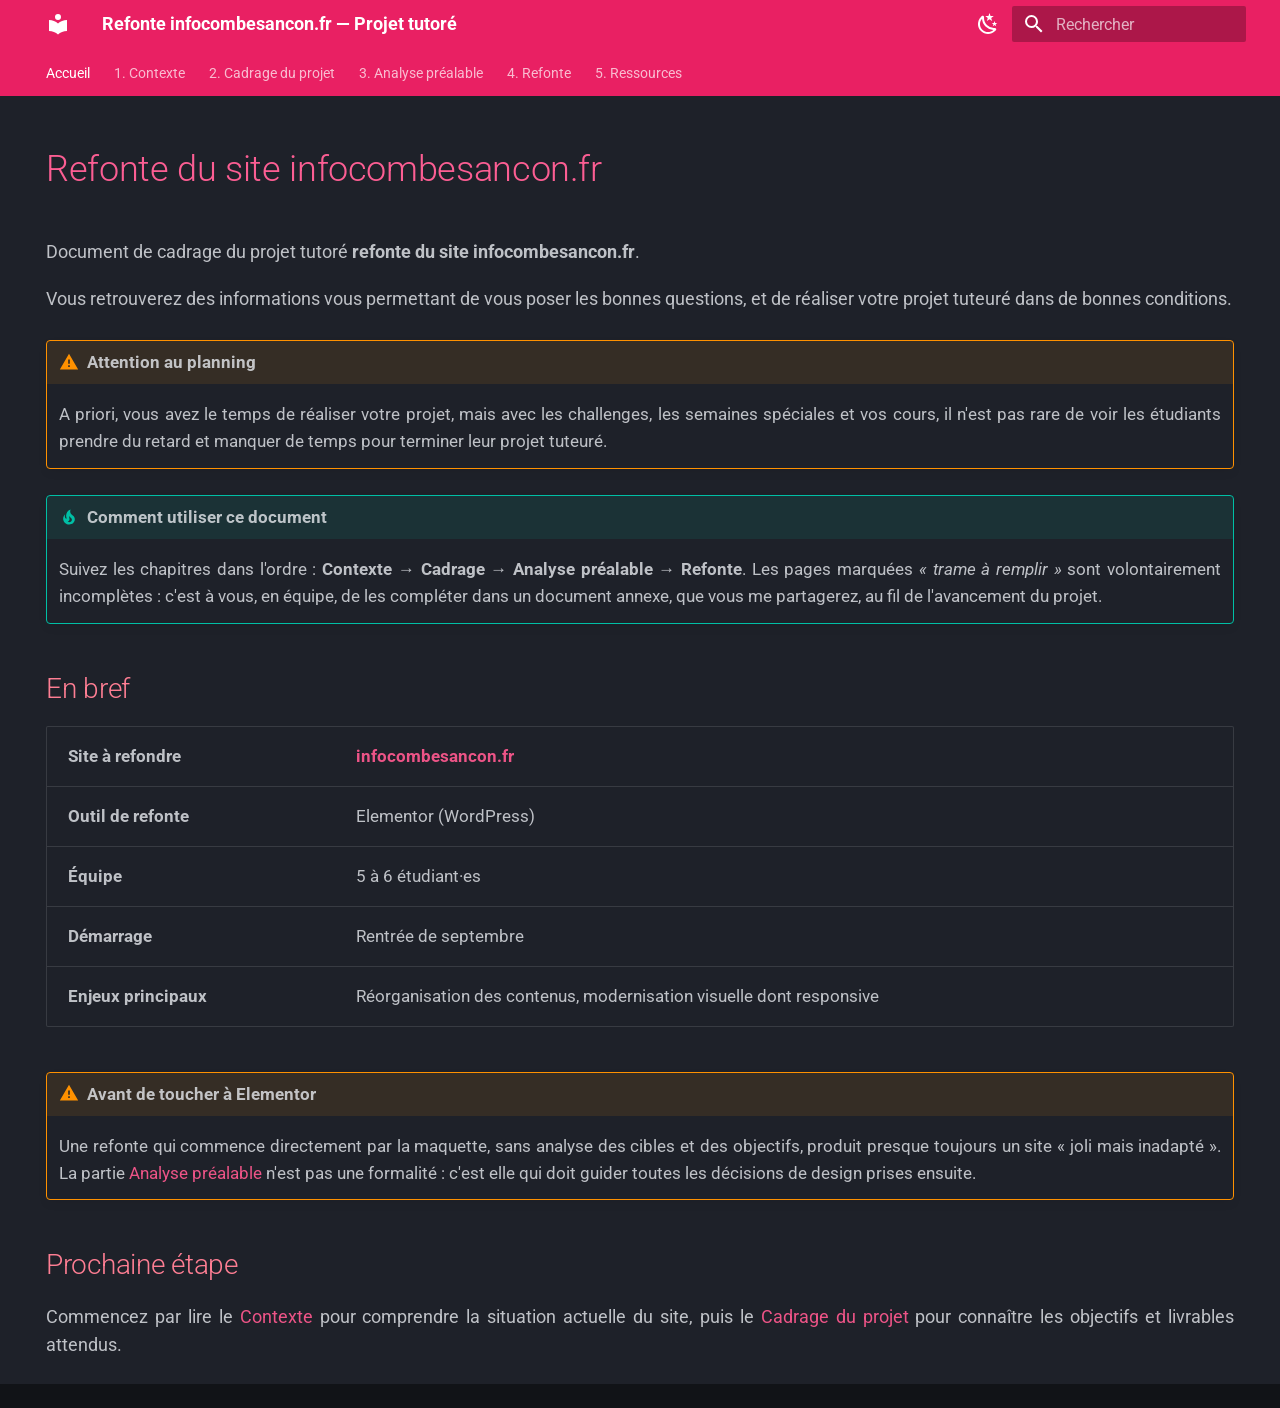
<file: index.html>
<!doctype html>
<html lang="fr" class="no-js">
  <head>
    
      <meta charset="utf-8">
      <meta name="viewport" content="width=device-width,initial-scale=1">
      
        <meta name="description" content="Cahier des charges et trame de cadrage pour la refonte du site infocombesancon.fr">
      
      
      
      
      
        <link rel="next" href="01-contexte/">
      
      
        
      
      
      <link rel="icon" href="assets/images/favicon.png">
      <meta name="generator" content="mkdocs-1.6.1, mkdocs-material-9.7.6">
    
    
      
        <title>Refonte infocombesancon.fr — Projet tutoré</title>
      
    
    
      <link rel="stylesheet" href="assets/stylesheets/main.484c7ddc.min.css">
      
        
        <link rel="stylesheet" href="assets/stylesheets/palette.ab4e12ef.min.css">
      
      


    
    
      
    
    
      
        
        
        <link rel="preconnect" href="https://fonts.gstatic.com" crossorigin>
        <link rel="stylesheet" href="https://fonts.googleapis.com/css?family=Roboto:300,300i,400,400i,700,700i%7CRoboto+Mono:400,400i,700,700i&display=fallback">
        <style>:root{--md-text-font:"Roboto";--md-code-font:"Roboto Mono"}</style>
      
    
    
      <link rel="stylesheet" href="stylesheets/extra.css">
    
    <script>__md_scope=new URL(".",location),__md_hash=e=>[...e].reduce(((e,_)=>(e<<5)-e+_.charCodeAt(0)),0),__md_get=(e,_=localStorage,t=__md_scope)=>JSON.parse(_.getItem(t.pathname+"."+e)),__md_set=(e,_,t=localStorage,a=__md_scope)=>{try{t.setItem(a.pathname+"."+e,JSON.stringify(_))}catch(e){}}</script>
    
      

    
    
  </head>
  
  
    
    
      
    
    
    
    
    <body dir="ltr" data-md-color-scheme="slate" data-md-color-primary="pink" data-md-color-accent="indigo">
  
    
    <input class="md-toggle" data-md-toggle="drawer" type="checkbox" id="__drawer" autocomplete="off">
    <input class="md-toggle" data-md-toggle="search" type="checkbox" id="__search" autocomplete="off">
    <label class="md-overlay" for="__drawer"></label>
    <div data-md-component="skip">
      
        
        <a href="#refonte-du-site-infocombesanconfr" class="md-skip">
          Aller au contenu
        </a>
      
    </div>
    <div data-md-component="announce">
      
    </div>
    
    
      

<header class="md-header" data-md-component="header">
  <nav class="md-header__inner md-grid" aria-label="En-tête">
    <a href="." title="Refonte infocombesancon.fr — Projet tutoré" class="md-header__button md-logo" aria-label="Refonte infocombesancon.fr — Projet tutoré" data-md-component="logo">
      
  
  <svg xmlns="http://www.w3.org/2000/svg" viewBox="0 0 24 24"><path d="M12 8a3 3 0 0 0 3-3 3 3 0 0 0-3-3 3 3 0 0 0-3 3 3 3 0 0 0 3 3m0 3.54C9.64 9.35 6.5 8 3 8v11c3.5 0 6.64 1.35 9 3.54 2.36-2.19 5.5-3.54 9-3.54V8c-3.5 0-6.64 1.35-9 3.54"/></svg>

    </a>
    <label class="md-header__button md-icon" for="__drawer">
      
      <svg xmlns="http://www.w3.org/2000/svg" viewBox="0 0 24 24"><path d="M3 6h18v2H3zm0 5h18v2H3zm0 5h18v2H3z"/></svg>
    </label>
    <div class="md-header__title" data-md-component="header-title">
      <div class="md-header__ellipsis">
        <div class="md-header__topic">
          <span class="md-ellipsis">
            Refonte infocombesancon.fr — Projet tutoré
          </span>
        </div>
        <div class="md-header__topic" data-md-component="header-topic">
          <span class="md-ellipsis">
            
              Accueil
            
          </span>
        </div>
      </div>
    </div>
    
      
        <form class="md-header__option" data-md-component="palette">
  
    
    
    
    <input class="md-option" data-md-color-media="" data-md-color-scheme="slate" data-md-color-primary="pink" data-md-color-accent="indigo"  aria-label="Passer en mode sombre"  type="radio" name="__palette" id="__palette_0">
    
      <label class="md-header__button md-icon" title="Passer en mode sombre" for="__palette_1" hidden>
        <svg xmlns="http://www.w3.org/2000/svg" viewBox="0 0 24 24"><path d="m17.75 4.09-2.53 1.94.91 3.06-2.63-1.81-2.63 1.81.91-3.06-2.53-1.94L12.44 4l1.06-3 1.06 3zm3.5 6.91-1.64 1.25.59 1.98-1.7-1.17-1.7 1.17.59-1.98L15.75 11l2.06-.05L18.5 9l.69 1.95zm-2.28 4.95c.83-.08 1.72 1.1 1.19 1.85-.32.45-.66.87-1.08 1.27C15.17 23 8.84 23 4.94 19.07c-3.91-3.9-3.91-10.24 0-14.14.4-.4.82-.76 1.27-1.08.75-.53 1.93.36 1.85 1.19-.27 2.86.69 5.83 2.89 8.02a9.96 9.96 0 0 0 8.02 2.89m-1.64 2.02a12.08 12.08 0 0 1-7.8-3.47c-2.17-2.19-3.33-5-3.49-7.82-2.81 3.14-2.7 7.96.31 10.98 3.02 3.01 7.84 3.12 10.98.31"/></svg>
      </label>
    
  
    
    
    
    <input class="md-option" data-md-color-media="" data-md-color-scheme="default" data-md-color-primary="pink" data-md-color-accent="indigo"  aria-label="Passer en mode clair"  type="radio" name="__palette" id="__palette_1">
    
      <label class="md-header__button md-icon" title="Passer en mode clair" for="__palette_0" hidden>
        <svg xmlns="http://www.w3.org/2000/svg" viewBox="0 0 24 24"><path d="M12 7a5 5 0 0 1 5 5 5 5 0 0 1-5 5 5 5 0 0 1-5-5 5 5 0 0 1 5-5m0 2a3 3 0 0 0-3 3 3 3 0 0 0 3 3 3 3 0 0 0 3-3 3 3 0 0 0-3-3m0-7 2.39 3.42C13.65 5.15 12.84 5 12 5s-1.65.15-2.39.42zM3.34 7l4.16-.35A7.2 7.2 0 0 0 5.94 8.5c-.44.74-.69 1.5-.83 2.29zm.02 10 1.76-3.77a7.131 7.131 0 0 0 2.38 4.14zM20.65 7l-1.77 3.79a7.02 7.02 0 0 0-2.38-4.15zm-.01 10-4.14.36c.59-.51 1.12-1.14 1.54-1.86.42-.73.69-1.5.83-2.29zM12 22l-2.41-3.44c.74.27 1.55.44 2.41.44.82 0 1.63-.17 2.37-.44z"/></svg>
      </label>
    
  
</form>
      
    
    
      <script>var palette=__md_get("__palette");if(palette&&palette.color){if("(prefers-color-scheme)"===palette.color.media){var media=matchMedia("(prefers-color-scheme: light)"),input=document.querySelector(media.matches?"[data-md-color-media='(prefers-color-scheme: light)']":"[data-md-color-media='(prefers-color-scheme: dark)']");palette.color.media=input.getAttribute("data-md-color-media"),palette.color.scheme=input.getAttribute("data-md-color-scheme"),palette.color.primary=input.getAttribute("data-md-color-primary"),palette.color.accent=input.getAttribute("data-md-color-accent")}for(var[key,value]of Object.entries(palette.color))document.body.setAttribute("data-md-color-"+key,value)}</script>
    
    
    
      
      
        <label class="md-header__button md-icon" for="__search">
          
          <svg xmlns="http://www.w3.org/2000/svg" viewBox="0 0 24 24"><path d="M9.5 3A6.5 6.5 0 0 1 16 9.5c0 1.61-.59 3.09-1.56 4.23l.27.27h.79l5 5-1.5 1.5-5-5v-.79l-.27-.27A6.52 6.52 0 0 1 9.5 16 6.5 6.5 0 0 1 3 9.5 6.5 6.5 0 0 1 9.5 3m0 2C7 5 5 7 5 9.5S7 14 9.5 14 14 12 14 9.5 12 5 9.5 5"/></svg>
        </label>
        <div class="md-search" data-md-component="search" role="dialog">
  <label class="md-search__overlay" for="__search"></label>
  <div class="md-search__inner" role="search">
    <form class="md-search__form" name="search">
      <input type="text" class="md-search__input" name="query" aria-label="Rechercher" placeholder="Rechercher" autocapitalize="off" autocorrect="off" autocomplete="off" spellcheck="false" data-md-component="search-query" required>
      <label class="md-search__icon md-icon" for="__search">
        
        <svg xmlns="http://www.w3.org/2000/svg" viewBox="0 0 24 24"><path d="M9.5 3A6.5 6.5 0 0 1 16 9.5c0 1.61-.59 3.09-1.56 4.23l.27.27h.79l5 5-1.5 1.5-5-5v-.79l-.27-.27A6.52 6.52 0 0 1 9.5 16 6.5 6.5 0 0 1 3 9.5 6.5 6.5 0 0 1 9.5 3m0 2C7 5 5 7 5 9.5S7 14 9.5 14 14 12 14 9.5 12 5 9.5 5"/></svg>
        
        <svg xmlns="http://www.w3.org/2000/svg" viewBox="0 0 24 24"><path d="M20 11v2H8l5.5 5.5-1.42 1.42L4.16 12l7.92-7.92L13.5 5.5 8 11z"/></svg>
      </label>
      <nav class="md-search__options" aria-label="Recherche">
        
        <button type="reset" class="md-search__icon md-icon" title="Effacer" aria-label="Effacer" tabindex="-1">
          
          <svg xmlns="http://www.w3.org/2000/svg" viewBox="0 0 24 24"><path d="M19 6.41 17.59 5 12 10.59 6.41 5 5 6.41 10.59 12 5 17.59 6.41 19 12 13.41 17.59 19 19 17.59 13.41 12z"/></svg>
        </button>
      </nav>
      
        <div class="md-search__suggest" data-md-component="search-suggest"></div>
      
    </form>
    <div class="md-search__output">
      <div class="md-search__scrollwrap" tabindex="0" data-md-scrollfix>
        <div class="md-search-result" data-md-component="search-result">
          <div class="md-search-result__meta">
            Initialisation de la recherche
          </div>
          <ol class="md-search-result__list" role="presentation"></ol>
        </div>
      </div>
    </div>
  </div>
</div>
      
    
    
  </nav>
  
</header>
    
    <div class="md-container" data-md-component="container">
      
      
        
          
            
<nav class="md-tabs" aria-label="Onglets" data-md-component="tabs">
  <div class="md-grid">
    <ul class="md-tabs__list">
      
        
  
  
  
    
  
  
    <li class="md-tabs__item md-tabs__item--active">
      <a href="." class="md-tabs__link">
        
  
  
    
  
  Accueil

      </a>
    </li>
  

      
        
  
  
  
  
    
    
      <li class="md-tabs__item">
        <a href="01-contexte/" class="md-tabs__link">
          
  
  
  1. Contexte

        </a>
      </li>
    
  

      
        
  
  
  
  
    
    
      <li class="md-tabs__item">
        <a href="02-cadrage/" class="md-tabs__link">
          
  
  
  2. Cadrage du projet

        </a>
      </li>
    
  

      
        
  
  
  
  
    
    
      <li class="md-tabs__item">
        <a href="03-analyse-prealable/" class="md-tabs__link">
          
  
  
  3. Analyse préalable

        </a>
      </li>
    
  

      
        
  
  
  
  
    
    
      <li class="md-tabs__item">
        <a href="04-refonte/" class="md-tabs__link">
          
  
  
  4. Refonte

        </a>
      </li>
    
  

      
        
  
  
  
  
    <li class="md-tabs__item">
      <a href="05-ressources/" class="md-tabs__link">
        
  
  
    
  
  5. Ressources

      </a>
    </li>
  

      
    </ul>
  </div>
</nav>
          
        
      
      <main class="md-main" data-md-component="main">
        <div class="md-main__inner md-grid">
          
            
              
                
              
              <div class="md-sidebar md-sidebar--primary" data-md-component="sidebar" data-md-type="navigation" hidden>
                <div class="md-sidebar__scrollwrap">
                  <div class="md-sidebar__inner">
                    


  


<nav class="md-nav md-nav--primary md-nav--lifted" aria-label="Navigation" data-md-level="0">
  <label class="md-nav__title" for="__drawer">
    <a href="." title="Refonte infocombesancon.fr — Projet tutoré" class="md-nav__button md-logo" aria-label="Refonte infocombesancon.fr — Projet tutoré" data-md-component="logo">
      
  
  <svg xmlns="http://www.w3.org/2000/svg" viewBox="0 0 24 24"><path d="M12 8a3 3 0 0 0 3-3 3 3 0 0 0-3-3 3 3 0 0 0-3 3 3 3 0 0 0 3 3m0 3.54C9.64 9.35 6.5 8 3 8v11c3.5 0 6.64 1.35 9 3.54 2.36-2.19 5.5-3.54 9-3.54V8c-3.5 0-6.64 1.35-9 3.54"/></svg>

    </a>
    Refonte infocombesancon.fr — Projet tutoré
  </label>
  
  <ul class="md-nav__list" data-md-scrollfix>
    
      
      
  
  
    
  
  
  
    <li class="md-nav__item md-nav__item--active">
      
      <input class="md-nav__toggle md-toggle" type="checkbox" id="__toc">
      
      
        
      
      
        <label class="md-nav__link md-nav__link--active" for="__toc">
          
  
  
  <span class="md-ellipsis">
    
  
    Accueil
  

    
  </span>
  
  

          <span class="md-nav__icon md-icon"></span>
        </label>
      
      <a href="." class="md-nav__link md-nav__link--active">
        
  
  
  <span class="md-ellipsis">
    
  
    Accueil
  

    
  </span>
  
  

      </a>
      
        

<nav class="md-nav md-nav--secondary" aria-label="Table des matières">
  
  
  
    
  
  
    <label class="md-nav__title" for="__toc">
      <span class="md-nav__icon md-icon"></span>
      Table des matières
    </label>
    <ul class="md-nav__list" data-md-component="toc" data-md-scrollfix>
      
        <li class="md-nav__item">
  <a href="#en-bref" class="md-nav__link">
    <span class="md-ellipsis">
      
        En bref
      
    </span>
  </a>
  
</li>
      
        <li class="md-nav__item">
  <a href="#prochaine-etape" class="md-nav__link">
    <span class="md-ellipsis">
      
        Prochaine étape
      
    </span>
  </a>
  
</li>
      
    </ul>
  
</nav>
      
    </li>
  

    
      
      
  
  
  
  
    
    
    
    
      
      
        
      
    
    
    <li class="md-nav__item md-nav__item--nested">
      
        
        
        <input class="md-nav__toggle md-toggle " type="checkbox" id="__nav_2" >
        
          
          <label class="md-nav__link" for="__nav_2" id="__nav_2_label" tabindex="0">
            
  
  
  <span class="md-ellipsis">
    
  
    1. Contexte
  

    
  </span>
  
  

            <span class="md-nav__icon md-icon"></span>
          </label>
        
        <nav class="md-nav" data-md-level="1" aria-labelledby="__nav_2_label" aria-expanded="false">
          <label class="md-nav__title" for="__nav_2">
            <span class="md-nav__icon md-icon"></span>
            
  
    1. Contexte
  

          </label>
          <ul class="md-nav__list" data-md-scrollfix>
            
              
                
  
  
  
  
    <li class="md-nav__item">
      <a href="01-contexte/" class="md-nav__link">
        
  
  
  <span class="md-ellipsis">
    
  
    Le site actuel
  

    
  </span>
  
  

      </a>
    </li>
  

              
            
          </ul>
        </nav>
      
    </li>
  

    
      
      
  
  
  
  
    
    
    
    
      
      
        
      
    
    
    <li class="md-nav__item md-nav__item--nested">
      
        
        
        <input class="md-nav__toggle md-toggle " type="checkbox" id="__nav_3" >
        
          
          <label class="md-nav__link" for="__nav_3" id="__nav_3_label" tabindex="0">
            
  
  
  <span class="md-ellipsis">
    
  
    2. Cadrage du projet
  

    
  </span>
  
  

            <span class="md-nav__icon md-icon"></span>
          </label>
        
        <nav class="md-nav" data-md-level="1" aria-labelledby="__nav_3_label" aria-expanded="false">
          <label class="md-nav__title" for="__nav_3">
            <span class="md-nav__icon md-icon"></span>
            
  
    2. Cadrage du projet
  

          </label>
          <ul class="md-nav__list" data-md-scrollfix>
            
              
                
  
  
  
  
    <li class="md-nav__item">
      <a href="02-cadrage/" class="md-nav__link">
        
  
  
  <span class="md-ellipsis">
    
  
    Objectifs et livrables
  

    
  </span>
  
  

      </a>
    </li>
  

              
            
              
                
  
  
  
  
    <li class="md-nav__item">
      <a href="02-cadrage/equipe/" class="md-nav__link">
        
  
  
  <span class="md-ellipsis">
    
  
    Équipe
  

    
  </span>
  
  

      </a>
    </li>
  

              
            
              
                
  
  
  
  
    <li class="md-nav__item">
      <a href="02-cadrage/planning/" class="md-nav__link">
        
  
  
  <span class="md-ellipsis">
    
  
    Planning
  

    
  </span>
  
  

      </a>
    </li>
  

              
            
          </ul>
        </nav>
      
    </li>
  

    
      
      
  
  
  
  
    
    
    
    
      
      
        
      
    
    
    <li class="md-nav__item md-nav__item--nested">
      
        
        
        <input class="md-nav__toggle md-toggle " type="checkbox" id="__nav_4" >
        
          
          <label class="md-nav__link" for="__nav_4" id="__nav_4_label" tabindex="0">
            
  
  
  <span class="md-ellipsis">
    
  
    3. Analyse préalable
  

    
  </span>
  
  

            <span class="md-nav__icon md-icon"></span>
          </label>
        
        <nav class="md-nav" data-md-level="1" aria-labelledby="__nav_4_label" aria-expanded="false">
          <label class="md-nav__title" for="__nav_4">
            <span class="md-nav__icon md-icon"></span>
            
  
    3. Analyse préalable
  

          </label>
          <ul class="md-nav__list" data-md-scrollfix>
            
              
                
  
  
  
  
    <li class="md-nav__item">
      <a href="03-analyse-prealable/" class="md-nav__link">
        
  
  
  <span class="md-ellipsis">
    
  
    Pourquoi analyser avant de refondre
  

    
  </span>
  
  

      </a>
    </li>
  

              
            
              
                
  
  
  
  
    <li class="md-nav__item">
      <a href="03-analyse-prealable/cibles-objectifs/" class="md-nav__link">
        
  
  
  <span class="md-ellipsis">
    
  
    Cibles et objectifs
  

    
  </span>
  
  

      </a>
    </li>
  

              
            
              
                
  
  
  
  
    <li class="md-nav__item">
      <a href="03-analyse-prealable/audit-existant/" class="md-nav__link">
        
  
  
  <span class="md-ellipsis">
    
  
    Audit du site existant
  

    
  </span>
  
  

      </a>
    </li>
  

              
            
              
                
  
  
  
  
    <li class="md-nav__item">
      <a href="03-analyse-prealable/benchmark/" class="md-nav__link">
        
  
  
  <span class="md-ellipsis">
    
  
    Benchmark
  

    
  </span>
  
  

      </a>
    </li>
  

              
            
          </ul>
        </nav>
      
    </li>
  

    
      
      
  
  
  
  
    
    
    
    
      
      
        
      
    
    
    <li class="md-nav__item md-nav__item--nested">
      
        
        
        <input class="md-nav__toggle md-toggle " type="checkbox" id="__nav_5" >
        
          
          <label class="md-nav__link" for="__nav_5" id="__nav_5_label" tabindex="0">
            
  
  
  <span class="md-ellipsis">
    
  
    4. Refonte
  

    
  </span>
  
  

            <span class="md-nav__icon md-icon"></span>
          </label>
        
        <nav class="md-nav" data-md-level="1" aria-labelledby="__nav_5_label" aria-expanded="false">
          <label class="md-nav__title" for="__nav_5">
            <span class="md-nav__icon md-icon"></span>
            
  
    4. Refonte
  

          </label>
          <ul class="md-nav__list" data-md-scrollfix>
            
              
                
  
  
  
  
    <li class="md-nav__item">
      <a href="04-refonte/" class="md-nav__link">
        
  
  
  <span class="md-ellipsis">
    
  
    Cadre technique (Elementor)
  

    
  </span>
  
  

      </a>
    </li>
  

              
            
              
                
  
  
  
  
    <li class="md-nav__item">
      <a href="04-refonte/livrables-attendus/" class="md-nav__link">
        
  
  
  <span class="md-ellipsis">
    
  
    Livrables attendus
  

    
  </span>
  
  

      </a>
    </li>
  

              
            
          </ul>
        </nav>
      
    </li>
  

    
      
      
  
  
  
  
    <li class="md-nav__item">
      <a href="05-ressources/" class="md-nav__link">
        
  
  
  <span class="md-ellipsis">
    
  
    5. Ressources
  

    
  </span>
  
  

      </a>
    </li>
  

    
  </ul>
</nav>
                  </div>
                </div>
              </div>
            
            
              
                
              
              <div class="md-sidebar md-sidebar--secondary" data-md-component="sidebar" data-md-type="toc" hidden>
                <div class="md-sidebar__scrollwrap">
                  <div class="md-sidebar__inner">
                    

<nav class="md-nav md-nav--secondary" aria-label="Table des matières">
  
  
  
    
  
  
    <label class="md-nav__title" for="__toc">
      <span class="md-nav__icon md-icon"></span>
      Table des matières
    </label>
    <ul class="md-nav__list" data-md-component="toc" data-md-scrollfix>
      
        <li class="md-nav__item">
  <a href="#en-bref" class="md-nav__link">
    <span class="md-ellipsis">
      
        En bref
      
    </span>
  </a>
  
</li>
      
        <li class="md-nav__item">
  <a href="#prochaine-etape" class="md-nav__link">
    <span class="md-ellipsis">
      
        Prochaine étape
      
    </span>
  </a>
  
</li>
      
    </ul>
  
</nav>
                  </div>
                </div>
              </div>
            
          
          
            <div class="md-content" data-md-component="content">
              
              <article class="md-content__inner md-typeset">
                
                  
  




<h1 id="refonte-du-site-infocombesanconfr">Refonte du site infocombesancon.fr<a class="headerlink" href="#refonte-du-site-infocombesanconfr" title="Permanent link">&para;</a></h1>
<p>Document de cadrage du projet tutoré <strong>refonte du site infocombesancon.fr</strong>.</p>
<p>Vous retrouverez des informations vous permettant de vous poser les bonnes questions, et de réaliser votre projet tuteuré dans de bonnes conditions.</p>
<div class="admonition warning">
<p class="admonition-title">Attention au planning</p>
<p>A priori, vous avez le temps de réaliser votre projet, mais avec les challenges, les semaines spéciales et vos cours, il n'est pas rare de voir les étudiants prendre du retard et manquer de temps pour terminer leur projet tuteuré.</p>
</div>
<div class="admonition tip">
<p class="admonition-title">Comment utiliser ce document</p>
<p>Suivez les chapitres dans l'ordre : <strong>Contexte → Cadrage → Analyse préalable → Refonte</strong>. Les pages marquées <em>« trame à remplir »</em> sont volontairement incomplètes : c'est à vous, en équipe, de les compléter dans un document annexe, que vous me partagerez, au fil de l'avancement du projet.</p>
</div>
<h2 id="en-bref">En bref<a class="headerlink" href="#en-bref" title="Permanent link">&para;</a></h2>
<table>
<thead>
<tr>
<th><strong>Site à refondre</strong></th>
<th><a href="https://infocombesancon.fr">infocombesancon.fr</a></th>
</tr>
</thead>
<tbody>
<tr>
<td><strong>Outil de refonte</strong></td>
<td>Elementor (WordPress)</td>
</tr>
<tr>
<td><strong>Équipe</strong></td>
<td>5 à 6 étudiant·es</td>
</tr>
<tr>
<td><strong>Démarrage</strong></td>
<td>Rentrée de septembre</td>
</tr>
<tr>
<td><strong>Enjeux principaux</strong></td>
<td>Réorganisation des contenus, modernisation visuelle dont responsive</td>
</tr>
</tbody>
</table>
<div class="admonition warning">
<p class="admonition-title">Avant de toucher à Elementor</p>
<p>Une refonte qui commence directement par la maquette, sans analyse des cibles et des objectifs, produit presque toujours un site « joli mais inadapté ». La partie <a href="03-analyse-prealable/">Analyse préalable</a> n'est pas une formalité : c'est elle qui doit guider toutes les décisions de design prises ensuite.</p>
</div>
<h2 id="prochaine-etape">Prochaine étape<a class="headerlink" href="#prochaine-etape" title="Permanent link">&para;</a></h2>
<p>Commencez par lire le <a href="01-contexte/">Contexte</a> pour comprendre la situation actuelle du site, puis le <a href="02-cadrage/">Cadrage du projet</a> pour connaître les objectifs et livrables attendus.</p>







  
  




  



                
              </article>
            </div>
          
          
<script>var target=document.getElementById(location.hash.slice(1));target&&target.name&&(target.checked=target.name.startsWith("__tabbed_"))</script>
        </div>
        
          <button type="button" class="md-top md-icon" data-md-component="top" hidden>
  
  <svg xmlns="http://www.w3.org/2000/svg" viewBox="0 0 24 24"><path d="M13 20h-2V8l-5.5 5.5-1.42-1.42L12 4.16l7.92 7.92-1.42 1.42L13 8z"/></svg>
  Retour en haut de la page
</button>
        
      </main>
      
        <footer class="md-footer">
  
  <div class="md-footer-meta md-typeset">
    <div class="md-footer-meta__inner md-grid">
      <div class="md-copyright">
  
  
</div>
      
    </div>
  </div>
</footer>
      
    </div>
    <div class="md-dialog" data-md-component="dialog">
      <div class="md-dialog__inner md-typeset"></div>
    </div>
    
    
    
      
      
      <script id="__config" type="application/json">{"annotate": null, "base": ".", "features": ["navigation.tabs", "navigation.sections", "navigation.top", "search.suggest", "search.highlight", "content.code.copy"], "search": "assets/javascripts/workers/search.2c215733.min.js", "tags": null, "translations": {"clipboard.copied": "Copi\u00e9 dans le presse-papier", "clipboard.copy": "Copier dans le presse-papier", "search.result.more.one": "1 de plus sur cette page", "search.result.more.other": "# de plus sur cette page", "search.result.none": "Aucun document trouv\u00e9", "search.result.one": "1 document trouv\u00e9", "search.result.other": "# documents trouv\u00e9s", "search.result.placeholder": "Taper pour d\u00e9marrer la recherche", "search.result.term.missing": "Non trouv\u00e9", "select.version": "S\u00e9lectionner la version"}, "version": null}</script>
    
    
      <script src="assets/javascripts/bundle.79ae519e.min.js"></script>
      
    
  </body>
</html>
</file>
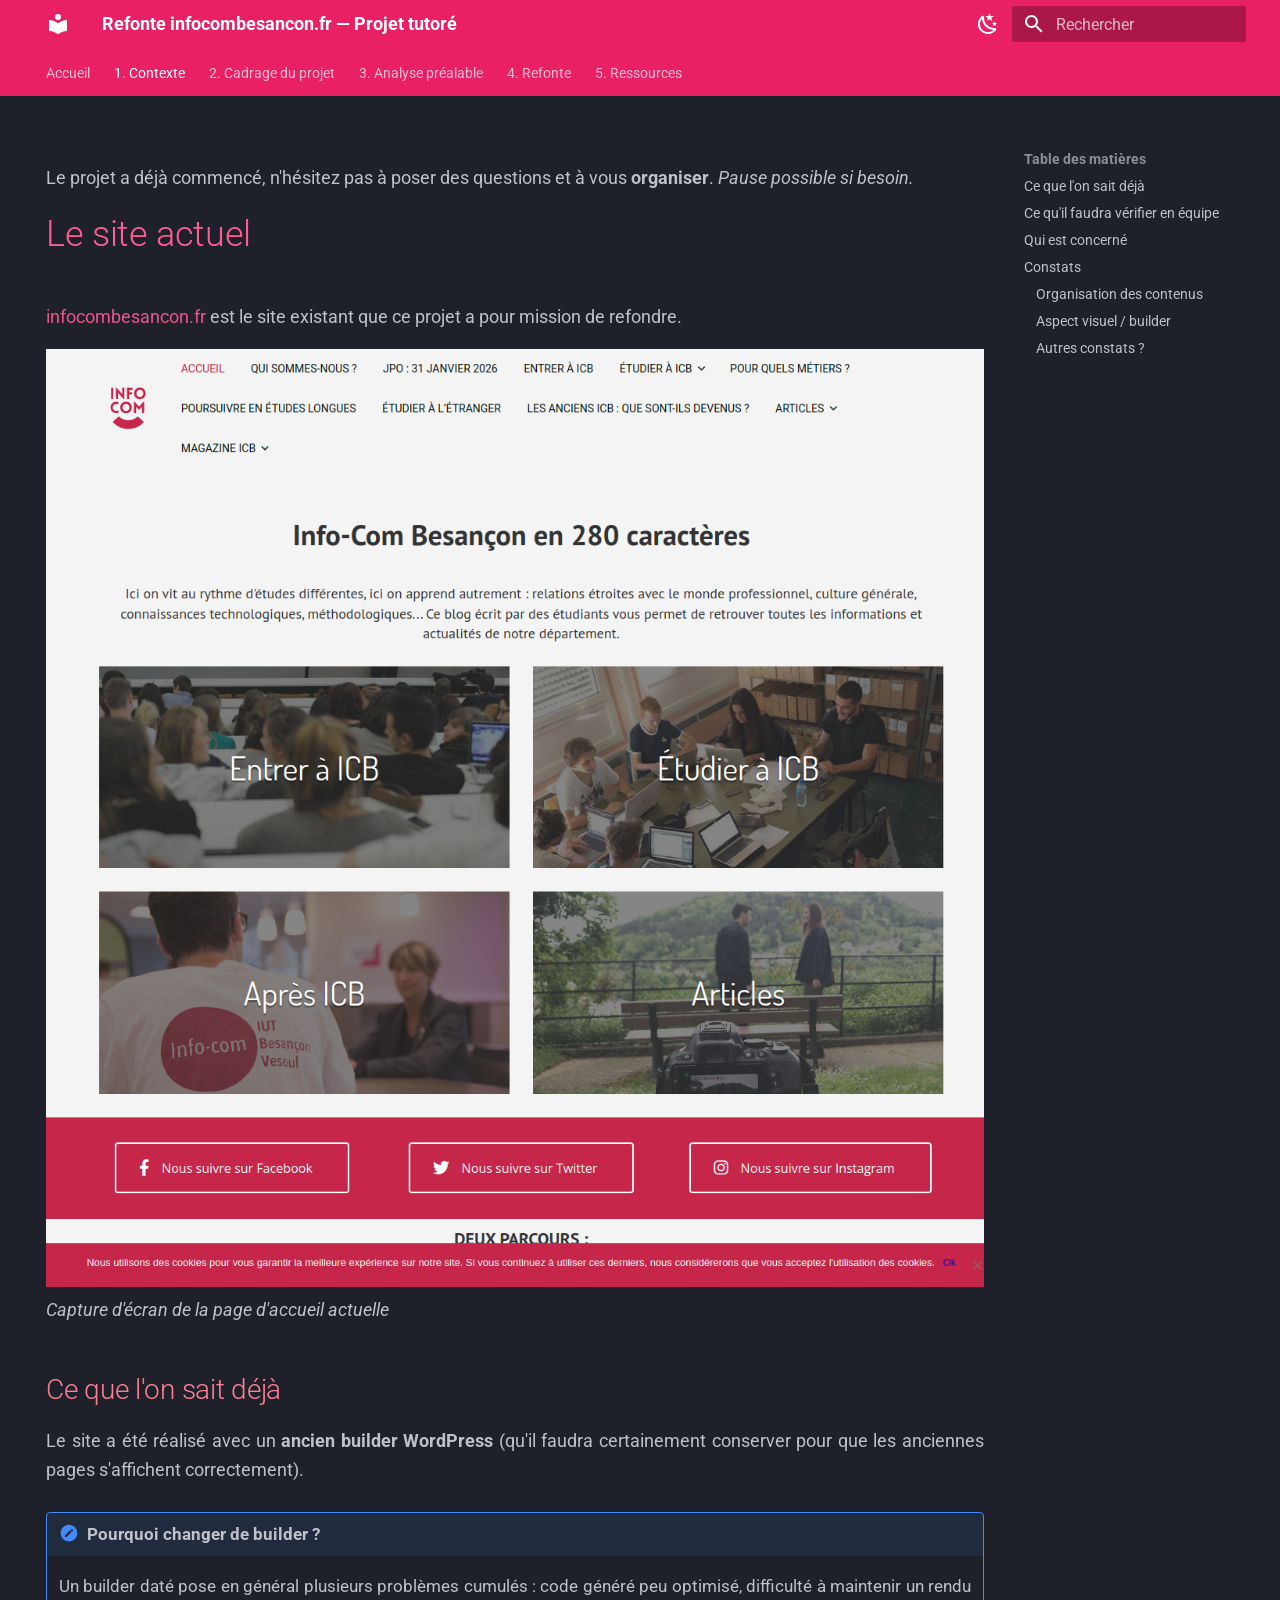
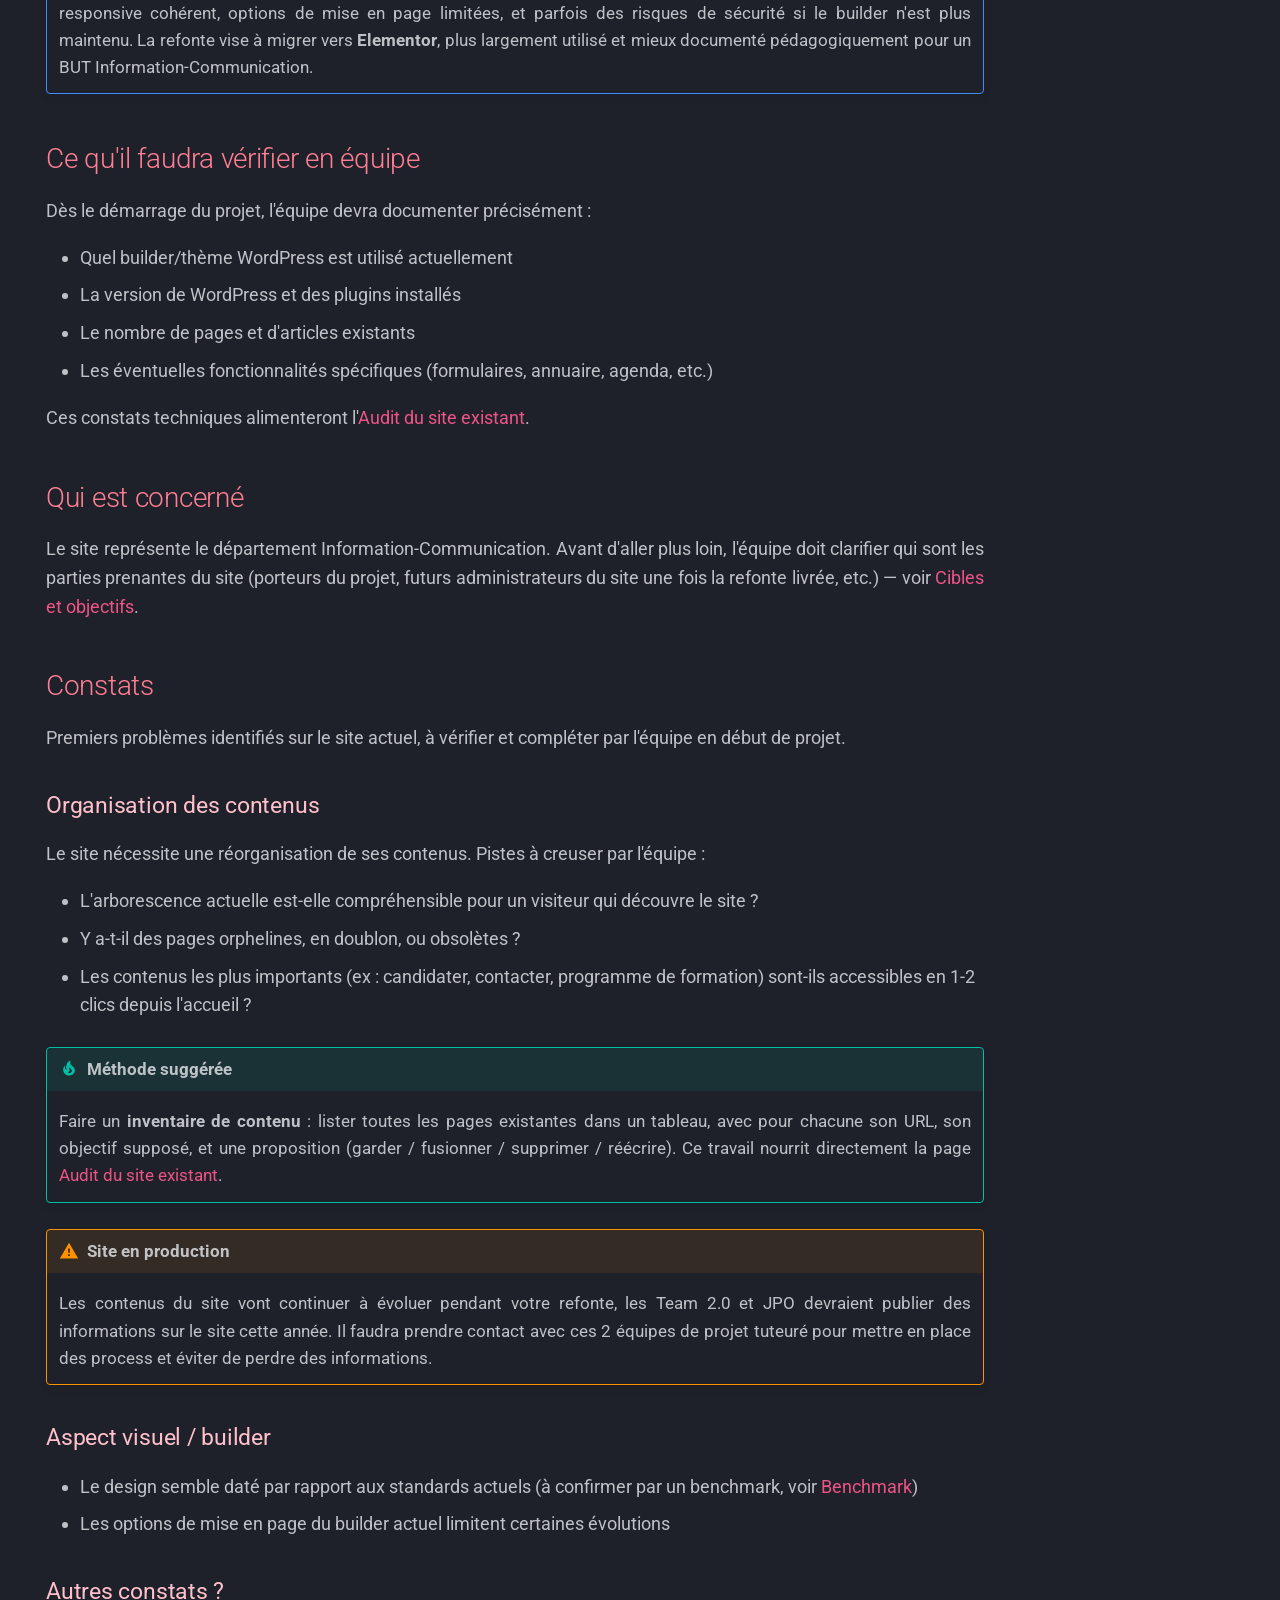
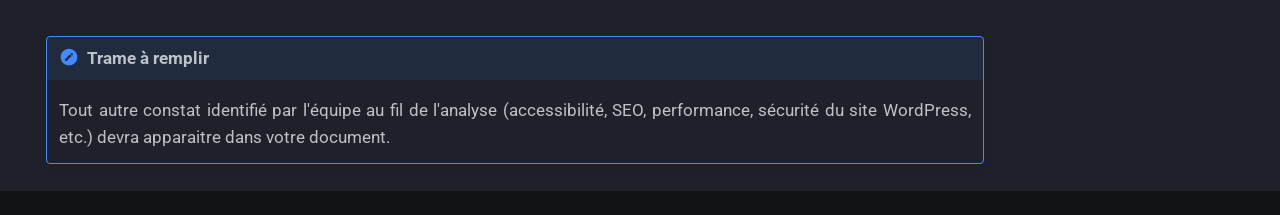
<file: 01-contexte/index.html>
<!doctype html>
<html lang="fr" class="no-js">
  <head>
    
      <meta charset="utf-8">
      <meta name="viewport" content="width=device-width,initial-scale=1">
      
        <meta name="description" content="Cahier des charges et trame de cadrage pour la refonte du site infocombesancon.fr">
      
      
      
      
        <link rel="prev" href="..">
      
      
        <link rel="next" href="../02-cadrage/">
      
      
        
      
      
      <link rel="icon" href="../assets/images/favicon.png">
      <meta name="generator" content="mkdocs-1.6.1, mkdocs-material-9.7.6">
    
    
      
        <title>Le site actuel - Refonte infocombesancon.fr — Projet tutoré</title>
      
    
    
      <link rel="stylesheet" href="../assets/stylesheets/main.484c7ddc.min.css">
      
        
        <link rel="stylesheet" href="../assets/stylesheets/palette.ab4e12ef.min.css">
      
      


    
    
      
    
    
      
        
        
        <link rel="preconnect" href="https://fonts.gstatic.com" crossorigin>
        <link rel="stylesheet" href="https://fonts.googleapis.com/css?family=Roboto:300,300i,400,400i,700,700i%7CRoboto+Mono:400,400i,700,700i&display=fallback">
        <style>:root{--md-text-font:"Roboto";--md-code-font:"Roboto Mono"}</style>
      
    
    
      <link rel="stylesheet" href="../stylesheets/extra.css">
    
    <script>__md_scope=new URL("..",location),__md_hash=e=>[...e].reduce(((e,_)=>(e<<5)-e+_.charCodeAt(0)),0),__md_get=(e,_=localStorage,t=__md_scope)=>JSON.parse(_.getItem(t.pathname+"."+e)),__md_set=(e,_,t=localStorage,a=__md_scope)=>{try{t.setItem(a.pathname+"."+e,JSON.stringify(_))}catch(e){}}</script>
    
      

    
    
  </head>
  
  
    
    
      
    
    
    
    
    <body dir="ltr" data-md-color-scheme="slate" data-md-color-primary="pink" data-md-color-accent="indigo">
  
    
    <input class="md-toggle" data-md-toggle="drawer" type="checkbox" id="__drawer" autocomplete="off">
    <input class="md-toggle" data-md-toggle="search" type="checkbox" id="__search" autocomplete="off">
    <label class="md-overlay" for="__drawer"></label>
    <div data-md-component="skip">
      
        
        <a href="#le-site-actuel" class="md-skip">
          Aller au contenu
        </a>
      
    </div>
    <div data-md-component="announce">
      
    </div>
    
    
      

<header class="md-header" data-md-component="header">
  <nav class="md-header__inner md-grid" aria-label="En-tête">
    <a href=".." title="Refonte infocombesancon.fr — Projet tutoré" class="md-header__button md-logo" aria-label="Refonte infocombesancon.fr — Projet tutoré" data-md-component="logo">
      
  
  <svg xmlns="http://www.w3.org/2000/svg" viewBox="0 0 24 24"><path d="M12 8a3 3 0 0 0 3-3 3 3 0 0 0-3-3 3 3 0 0 0-3 3 3 3 0 0 0 3 3m0 3.54C9.64 9.35 6.5 8 3 8v11c3.5 0 6.64 1.35 9 3.54 2.36-2.19 5.5-3.54 9-3.54V8c-3.5 0-6.64 1.35-9 3.54"/></svg>

    </a>
    <label class="md-header__button md-icon" for="__drawer">
      
      <svg xmlns="http://www.w3.org/2000/svg" viewBox="0 0 24 24"><path d="M3 6h18v2H3zm0 5h18v2H3zm0 5h18v2H3z"/></svg>
    </label>
    <div class="md-header__title" data-md-component="header-title">
      <div class="md-header__ellipsis">
        <div class="md-header__topic">
          <span class="md-ellipsis">
            Refonte infocombesancon.fr — Projet tutoré
          </span>
        </div>
        <div class="md-header__topic" data-md-component="header-topic">
          <span class="md-ellipsis">
            
              Le site actuel
            
          </span>
        </div>
      </div>
    </div>
    
      
        <form class="md-header__option" data-md-component="palette">
  
    
    
    
    <input class="md-option" data-md-color-media="" data-md-color-scheme="slate" data-md-color-primary="pink" data-md-color-accent="indigo"  aria-label="Passer en mode sombre"  type="radio" name="__palette" id="__palette_0">
    
      <label class="md-header__button md-icon" title="Passer en mode sombre" for="__palette_1" hidden>
        <svg xmlns="http://www.w3.org/2000/svg" viewBox="0 0 24 24"><path d="m17.75 4.09-2.53 1.94.91 3.06-2.63-1.81-2.63 1.81.91-3.06-2.53-1.94L12.44 4l1.06-3 1.06 3zm3.5 6.91-1.64 1.25.59 1.98-1.7-1.17-1.7 1.17.59-1.98L15.75 11l2.06-.05L18.5 9l.69 1.95zm-2.28 4.95c.83-.08 1.72 1.1 1.19 1.85-.32.45-.66.87-1.08 1.27C15.17 23 8.84 23 4.94 19.07c-3.91-3.9-3.91-10.24 0-14.14.4-.4.82-.76 1.27-1.08.75-.53 1.93.36 1.85 1.19-.27 2.86.69 5.83 2.89 8.02a9.96 9.96 0 0 0 8.02 2.89m-1.64 2.02a12.08 12.08 0 0 1-7.8-3.47c-2.17-2.19-3.33-5-3.49-7.82-2.81 3.14-2.7 7.96.31 10.98 3.02 3.01 7.84 3.12 10.98.31"/></svg>
      </label>
    
  
    
    
    
    <input class="md-option" data-md-color-media="" data-md-color-scheme="default" data-md-color-primary="pink" data-md-color-accent="indigo"  aria-label="Passer en mode clair"  type="radio" name="__palette" id="__palette_1">
    
      <label class="md-header__button md-icon" title="Passer en mode clair" for="__palette_0" hidden>
        <svg xmlns="http://www.w3.org/2000/svg" viewBox="0 0 24 24"><path d="M12 7a5 5 0 0 1 5 5 5 5 0 0 1-5 5 5 5 0 0 1-5-5 5 5 0 0 1 5-5m0 2a3 3 0 0 0-3 3 3 3 0 0 0 3 3 3 3 0 0 0 3-3 3 3 0 0 0-3-3m0-7 2.39 3.42C13.65 5.15 12.84 5 12 5s-1.65.15-2.39.42zM3.34 7l4.16-.35A7.2 7.2 0 0 0 5.94 8.5c-.44.74-.69 1.5-.83 2.29zm.02 10 1.76-3.77a7.131 7.131 0 0 0 2.38 4.14zM20.65 7l-1.77 3.79a7.02 7.02 0 0 0-2.38-4.15zm-.01 10-4.14.36c.59-.51 1.12-1.14 1.54-1.86.42-.73.69-1.5.83-2.29zM12 22l-2.41-3.44c.74.27 1.55.44 2.41.44.82 0 1.63-.17 2.37-.44z"/></svg>
      </label>
    
  
</form>
      
    
    
      <script>var palette=__md_get("__palette");if(palette&&palette.color){if("(prefers-color-scheme)"===palette.color.media){var media=matchMedia("(prefers-color-scheme: light)"),input=document.querySelector(media.matches?"[data-md-color-media='(prefers-color-scheme: light)']":"[data-md-color-media='(prefers-color-scheme: dark)']");palette.color.media=input.getAttribute("data-md-color-media"),palette.color.scheme=input.getAttribute("data-md-color-scheme"),palette.color.primary=input.getAttribute("data-md-color-primary"),palette.color.accent=input.getAttribute("data-md-color-accent")}for(var[key,value]of Object.entries(palette.color))document.body.setAttribute("data-md-color-"+key,value)}</script>
    
    
    
      
      
        <label class="md-header__button md-icon" for="__search">
          
          <svg xmlns="http://www.w3.org/2000/svg" viewBox="0 0 24 24"><path d="M9.5 3A6.5 6.5 0 0 1 16 9.5c0 1.61-.59 3.09-1.56 4.23l.27.27h.79l5 5-1.5 1.5-5-5v-.79l-.27-.27A6.52 6.52 0 0 1 9.5 16 6.5 6.5 0 0 1 3 9.5 6.5 6.5 0 0 1 9.5 3m0 2C7 5 5 7 5 9.5S7 14 9.5 14 14 12 14 9.5 12 5 9.5 5"/></svg>
        </label>
        <div class="md-search" data-md-component="search" role="dialog">
  <label class="md-search__overlay" for="__search"></label>
  <div class="md-search__inner" role="search">
    <form class="md-search__form" name="search">
      <input type="text" class="md-search__input" name="query" aria-label="Rechercher" placeholder="Rechercher" autocapitalize="off" autocorrect="off" autocomplete="off" spellcheck="false" data-md-component="search-query" required>
      <label class="md-search__icon md-icon" for="__search">
        
        <svg xmlns="http://www.w3.org/2000/svg" viewBox="0 0 24 24"><path d="M9.5 3A6.5 6.5 0 0 1 16 9.5c0 1.61-.59 3.09-1.56 4.23l.27.27h.79l5 5-1.5 1.5-5-5v-.79l-.27-.27A6.52 6.52 0 0 1 9.5 16 6.5 6.5 0 0 1 3 9.5 6.5 6.5 0 0 1 9.5 3m0 2C7 5 5 7 5 9.5S7 14 9.5 14 14 12 14 9.5 12 5 9.5 5"/></svg>
        
        <svg xmlns="http://www.w3.org/2000/svg" viewBox="0 0 24 24"><path d="M20 11v2H8l5.5 5.5-1.42 1.42L4.16 12l7.92-7.92L13.5 5.5 8 11z"/></svg>
      </label>
      <nav class="md-search__options" aria-label="Recherche">
        
        <button type="reset" class="md-search__icon md-icon" title="Effacer" aria-label="Effacer" tabindex="-1">
          
          <svg xmlns="http://www.w3.org/2000/svg" viewBox="0 0 24 24"><path d="M19 6.41 17.59 5 12 10.59 6.41 5 5 6.41 10.59 12 5 17.59 6.41 19 12 13.41 17.59 19 19 17.59 13.41 12z"/></svg>
        </button>
      </nav>
      
        <div class="md-search__suggest" data-md-component="search-suggest"></div>
      
    </form>
    <div class="md-search__output">
      <div class="md-search__scrollwrap" tabindex="0" data-md-scrollfix>
        <div class="md-search-result" data-md-component="search-result">
          <div class="md-search-result__meta">
            Initialisation de la recherche
          </div>
          <ol class="md-search-result__list" role="presentation"></ol>
        </div>
      </div>
    </div>
  </div>
</div>
      
    
    
  </nav>
  
</header>
    
    <div class="md-container" data-md-component="container">
      
      
        
          
            
<nav class="md-tabs" aria-label="Onglets" data-md-component="tabs">
  <div class="md-grid">
    <ul class="md-tabs__list">
      
        
  
  
  
  
    <li class="md-tabs__item">
      <a href=".." class="md-tabs__link">
        
  
  
    
  
  Accueil

      </a>
    </li>
  

      
        
  
  
  
    
  
  
    
    
      <li class="md-tabs__item md-tabs__item--active">
        <a href="./" class="md-tabs__link">
          
  
  
  1. Contexte

        </a>
      </li>
    
  

      
        
  
  
  
  
    
    
      <li class="md-tabs__item">
        <a href="../02-cadrage/" class="md-tabs__link">
          
  
  
  2. Cadrage du projet

        </a>
      </li>
    
  

      
        
  
  
  
  
    
    
      <li class="md-tabs__item">
        <a href="../03-analyse-prealable/" class="md-tabs__link">
          
  
  
  3. Analyse préalable

        </a>
      </li>
    
  

      
        
  
  
  
  
    
    
      <li class="md-tabs__item">
        <a href="../04-refonte/" class="md-tabs__link">
          
  
  
  4. Refonte

        </a>
      </li>
    
  

      
        
  
  
  
  
    <li class="md-tabs__item">
      <a href="../05-ressources/" class="md-tabs__link">
        
  
  
    
  
  5. Ressources

      </a>
    </li>
  

      
    </ul>
  </div>
</nav>
          
        
      
      <main class="md-main" data-md-component="main">
        <div class="md-main__inner md-grid">
          
            
              
                
              
              <div class="md-sidebar md-sidebar--primary" data-md-component="sidebar" data-md-type="navigation" hidden>
                <div class="md-sidebar__scrollwrap">
                  <div class="md-sidebar__inner">
                    


  


<nav class="md-nav md-nav--primary md-nav--lifted" aria-label="Navigation" data-md-level="0">
  <label class="md-nav__title" for="__drawer">
    <a href=".." title="Refonte infocombesancon.fr — Projet tutoré" class="md-nav__button md-logo" aria-label="Refonte infocombesancon.fr — Projet tutoré" data-md-component="logo">
      
  
  <svg xmlns="http://www.w3.org/2000/svg" viewBox="0 0 24 24"><path d="M12 8a3 3 0 0 0 3-3 3 3 0 0 0-3-3 3 3 0 0 0-3 3 3 3 0 0 0 3 3m0 3.54C9.64 9.35 6.5 8 3 8v11c3.5 0 6.64 1.35 9 3.54 2.36-2.19 5.5-3.54 9-3.54V8c-3.5 0-6.64 1.35-9 3.54"/></svg>

    </a>
    Refonte infocombesancon.fr — Projet tutoré
  </label>
  
  <ul class="md-nav__list" data-md-scrollfix>
    
      
      
  
  
  
  
    <li class="md-nav__item">
      <a href=".." class="md-nav__link">
        
  
  
  <span class="md-ellipsis">
    
  
    Accueil
  

    
  </span>
  
  

      </a>
    </li>
  

    
      
      
  
  
    
  
  
  
    
    
    
    
      
        
        
      
      
        
      
    
    
    <li class="md-nav__item md-nav__item--active md-nav__item--section md-nav__item--nested">
      
        
        
        <input class="md-nav__toggle md-toggle " type="checkbox" id="__nav_2" checked>
        
          
          <label class="md-nav__link" for="__nav_2" id="__nav_2_label" tabindex="">
            
  
  
  <span class="md-ellipsis">
    
  
    1. Contexte
  

    
  </span>
  
  

            <span class="md-nav__icon md-icon"></span>
          </label>
        
        <nav class="md-nav" data-md-level="1" aria-labelledby="__nav_2_label" aria-expanded="true">
          <label class="md-nav__title" for="__nav_2">
            <span class="md-nav__icon md-icon"></span>
            
  
    1. Contexte
  

          </label>
          <ul class="md-nav__list" data-md-scrollfix>
            
              
                
  
  
    
  
  
  
    <li class="md-nav__item md-nav__item--active">
      
      <input class="md-nav__toggle md-toggle" type="checkbox" id="__toc">
      
      
        
      
      
        <label class="md-nav__link md-nav__link--active" for="__toc">
          
  
  
  <span class="md-ellipsis">
    
  
    Le site actuel
  

    
  </span>
  
  

          <span class="md-nav__icon md-icon"></span>
        </label>
      
      <a href="./" class="md-nav__link md-nav__link--active">
        
  
  
  <span class="md-ellipsis">
    
  
    Le site actuel
  

    
  </span>
  
  

      </a>
      
        

<nav class="md-nav md-nav--secondary" aria-label="Table des matières">
  
  
  
    
  
  
    <label class="md-nav__title" for="__toc">
      <span class="md-nav__icon md-icon"></span>
      Table des matières
    </label>
    <ul class="md-nav__list" data-md-component="toc" data-md-scrollfix>
      
        <li class="md-nav__item">
  <a href="#ce-que-lon-sait-deja" class="md-nav__link">
    <span class="md-ellipsis">
      
        Ce que l'on sait déjà
      
    </span>
  </a>
  
</li>
      
        <li class="md-nav__item">
  <a href="#ce-quil-faudra-verifier-en-equipe" class="md-nav__link">
    <span class="md-ellipsis">
      
        Ce qu'il faudra vérifier en équipe
      
    </span>
  </a>
  
</li>
      
        <li class="md-nav__item">
  <a href="#qui-est-concerne" class="md-nav__link">
    <span class="md-ellipsis">
      
        Qui est concerné
      
    </span>
  </a>
  
</li>
      
        <li class="md-nav__item">
  <a href="#constats" class="md-nav__link">
    <span class="md-ellipsis">
      
        Constats
      
    </span>
  </a>
  
    <nav class="md-nav" aria-label="Constats">
      <ul class="md-nav__list">
        
          <li class="md-nav__item">
  <a href="#organisation-des-contenus" class="md-nav__link">
    <span class="md-ellipsis">
      
        Organisation des contenus
      
    </span>
  </a>
  
</li>
        
          <li class="md-nav__item">
  <a href="#aspect-visuel-builder" class="md-nav__link">
    <span class="md-ellipsis">
      
        Aspect visuel / builder
      
    </span>
  </a>
  
</li>
        
          <li class="md-nav__item">
  <a href="#autres-constats" class="md-nav__link">
    <span class="md-ellipsis">
      
        Autres constats ?
      
    </span>
  </a>
  
</li>
        
      </ul>
    </nav>
  
</li>
      
    </ul>
  
</nav>
      
    </li>
  

              
            
          </ul>
        </nav>
      
    </li>
  

    
      
      
  
  
  
  
    
    
    
    
      
      
        
      
    
    
    <li class="md-nav__item md-nav__item--nested">
      
        
        
        <input class="md-nav__toggle md-toggle " type="checkbox" id="__nav_3" >
        
          
          <label class="md-nav__link" for="__nav_3" id="__nav_3_label" tabindex="0">
            
  
  
  <span class="md-ellipsis">
    
  
    2. Cadrage du projet
  

    
  </span>
  
  

            <span class="md-nav__icon md-icon"></span>
          </label>
        
        <nav class="md-nav" data-md-level="1" aria-labelledby="__nav_3_label" aria-expanded="false">
          <label class="md-nav__title" for="__nav_3">
            <span class="md-nav__icon md-icon"></span>
            
  
    2. Cadrage du projet
  

          </label>
          <ul class="md-nav__list" data-md-scrollfix>
            
              
                
  
  
  
  
    <li class="md-nav__item">
      <a href="../02-cadrage/" class="md-nav__link">
        
  
  
  <span class="md-ellipsis">
    
  
    Objectifs et livrables
  

    
  </span>
  
  

      </a>
    </li>
  

              
            
              
                
  
  
  
  
    <li class="md-nav__item">
      <a href="../02-cadrage/equipe/" class="md-nav__link">
        
  
  
  <span class="md-ellipsis">
    
  
    Équipe
  

    
  </span>
  
  

      </a>
    </li>
  

              
            
              
                
  
  
  
  
    <li class="md-nav__item">
      <a href="../02-cadrage/planning/" class="md-nav__link">
        
  
  
  <span class="md-ellipsis">
    
  
    Planning
  

    
  </span>
  
  

      </a>
    </li>
  

              
            
          </ul>
        </nav>
      
    </li>
  

    
      
      
  
  
  
  
    
    
    
    
      
      
        
      
    
    
    <li class="md-nav__item md-nav__item--nested">
      
        
        
        <input class="md-nav__toggle md-toggle " type="checkbox" id="__nav_4" >
        
          
          <label class="md-nav__link" for="__nav_4" id="__nav_4_label" tabindex="0">
            
  
  
  <span class="md-ellipsis">
    
  
    3. Analyse préalable
  

    
  </span>
  
  

            <span class="md-nav__icon md-icon"></span>
          </label>
        
        <nav class="md-nav" data-md-level="1" aria-labelledby="__nav_4_label" aria-expanded="false">
          <label class="md-nav__title" for="__nav_4">
            <span class="md-nav__icon md-icon"></span>
            
  
    3. Analyse préalable
  

          </label>
          <ul class="md-nav__list" data-md-scrollfix>
            
              
                
  
  
  
  
    <li class="md-nav__item">
      <a href="../03-analyse-prealable/" class="md-nav__link">
        
  
  
  <span class="md-ellipsis">
    
  
    Pourquoi analyser avant de refondre
  

    
  </span>
  
  

      </a>
    </li>
  

              
            
              
                
  
  
  
  
    <li class="md-nav__item">
      <a href="../03-analyse-prealable/cibles-objectifs/" class="md-nav__link">
        
  
  
  <span class="md-ellipsis">
    
  
    Cibles et objectifs
  

    
  </span>
  
  

      </a>
    </li>
  

              
            
              
                
  
  
  
  
    <li class="md-nav__item">
      <a href="../03-analyse-prealable/audit-existant/" class="md-nav__link">
        
  
  
  <span class="md-ellipsis">
    
  
    Audit du site existant
  

    
  </span>
  
  

      </a>
    </li>
  

              
            
              
                
  
  
  
  
    <li class="md-nav__item">
      <a href="../03-analyse-prealable/benchmark/" class="md-nav__link">
        
  
  
  <span class="md-ellipsis">
    
  
    Benchmark
  

    
  </span>
  
  

      </a>
    </li>
  

              
            
          </ul>
        </nav>
      
    </li>
  

    
      
      
  
  
  
  
    
    
    
    
      
      
        
      
    
    
    <li class="md-nav__item md-nav__item--nested">
      
        
        
        <input class="md-nav__toggle md-toggle " type="checkbox" id="__nav_5" >
        
          
          <label class="md-nav__link" for="__nav_5" id="__nav_5_label" tabindex="0">
            
  
  
  <span class="md-ellipsis">
    
  
    4. Refonte
  

    
  </span>
  
  

            <span class="md-nav__icon md-icon"></span>
          </label>
        
        <nav class="md-nav" data-md-level="1" aria-labelledby="__nav_5_label" aria-expanded="false">
          <label class="md-nav__title" for="__nav_5">
            <span class="md-nav__icon md-icon"></span>
            
  
    4. Refonte
  

          </label>
          <ul class="md-nav__list" data-md-scrollfix>
            
              
                
  
  
  
  
    <li class="md-nav__item">
      <a href="../04-refonte/" class="md-nav__link">
        
  
  
  <span class="md-ellipsis">
    
  
    Cadre technique (Elementor)
  

    
  </span>
  
  

      </a>
    </li>
  

              
            
              
                
  
  
  
  
    <li class="md-nav__item">
      <a href="../04-refonte/livrables-attendus/" class="md-nav__link">
        
  
  
  <span class="md-ellipsis">
    
  
    Livrables attendus
  

    
  </span>
  
  

      </a>
    </li>
  

              
            
          </ul>
        </nav>
      
    </li>
  

    
      
      
  
  
  
  
    <li class="md-nav__item">
      <a href="../05-ressources/" class="md-nav__link">
        
  
  
  <span class="md-ellipsis">
    
  
    5. Ressources
  

    
  </span>
  
  

      </a>
    </li>
  

    
  </ul>
</nav>
                  </div>
                </div>
              </div>
            
            
              
                
              
              <div class="md-sidebar md-sidebar--secondary" data-md-component="sidebar" data-md-type="toc" >
                <div class="md-sidebar__scrollwrap">
                  <div class="md-sidebar__inner">
                    

<nav class="md-nav md-nav--secondary" aria-label="Table des matières">
  
  
  
    
  
  
    <label class="md-nav__title" for="__toc">
      <span class="md-nav__icon md-icon"></span>
      Table des matières
    </label>
    <ul class="md-nav__list" data-md-component="toc" data-md-scrollfix>
      
        <li class="md-nav__item">
  <a href="#ce-que-lon-sait-deja" class="md-nav__link">
    <span class="md-ellipsis">
      
        Ce que l'on sait déjà
      
    </span>
  </a>
  
</li>
      
        <li class="md-nav__item">
  <a href="#ce-quil-faudra-verifier-en-equipe" class="md-nav__link">
    <span class="md-ellipsis">
      
        Ce qu'il faudra vérifier en équipe
      
    </span>
  </a>
  
</li>
      
        <li class="md-nav__item">
  <a href="#qui-est-concerne" class="md-nav__link">
    <span class="md-ellipsis">
      
        Qui est concerné
      
    </span>
  </a>
  
</li>
      
        <li class="md-nav__item">
  <a href="#constats" class="md-nav__link">
    <span class="md-ellipsis">
      
        Constats
      
    </span>
  </a>
  
    <nav class="md-nav" aria-label="Constats">
      <ul class="md-nav__list">
        
          <li class="md-nav__item">
  <a href="#organisation-des-contenus" class="md-nav__link">
    <span class="md-ellipsis">
      
        Organisation des contenus
      
    </span>
  </a>
  
</li>
        
          <li class="md-nav__item">
  <a href="#aspect-visuel-builder" class="md-nav__link">
    <span class="md-ellipsis">
      
        Aspect visuel / builder
      
    </span>
  </a>
  
</li>
        
          <li class="md-nav__item">
  <a href="#autres-constats" class="md-nav__link">
    <span class="md-ellipsis">
      
        Autres constats ?
      
    </span>
  </a>
  
</li>
        
      </ul>
    </nav>
  
</li>
      
    </ul>
  
</nav>
                  </div>
                </div>
              </div>
            
          
          
            <div class="md-content" data-md-component="content">
              
              <article class="md-content__inner md-typeset">
                
                  
  




<p>Le projet a déjà commencé, n'hésitez pas à poser des questions et à vous <strong>organiser</strong>. <em>Pause possible si besoin.</em></p>
<h1 id="le-site-actuel">Le site actuel<a class="headerlink" href="#le-site-actuel" title="Permanent link">&para;</a></h1>
<p><a href="https://infocombesancon.fr">infocombesancon.fr</a> est le site existant que ce projet a pour mission de refondre.</p>
<p><img alt="Page d'accueil actuelle du site infocombesancon.fr" src="../assets/site-actuel-accueil.png" />
<em>Capture d'écran de la page d'accueil actuelle</em></p>
<h2 id="ce-que-lon-sait-deja">Ce que l'on sait déjà<a class="headerlink" href="#ce-que-lon-sait-deja" title="Permanent link">&para;</a></h2>
<p>Le site a été réalisé avec un <strong>ancien builder WordPress</strong> (qu'il faudra certainement conserver pour que les anciennes pages s'affichent correctement).</p>
<div class="admonition note">
<p class="admonition-title">Pourquoi changer de builder ?</p>
<p>Un builder daté pose en général plusieurs problèmes cumulés : code généré peu optimisé, difficulté à maintenir un rendu responsive cohérent, options de mise en page limitées, et parfois des risques de sécurité si le builder n'est plus maintenu. La refonte vise à migrer vers <strong>Elementor</strong>, plus largement utilisé et mieux documenté pédagogiquement pour un BUT Information-Communication.</p>
</div>
<h2 id="ce-quil-faudra-verifier-en-equipe">Ce qu'il faudra vérifier en équipe<a class="headerlink" href="#ce-quil-faudra-verifier-en-equipe" title="Permanent link">&para;</a></h2>
<p>Dès le démarrage du projet, l'équipe devra documenter précisément :</p>
<ul>
<li>Quel builder/thème WordPress est utilisé actuellement</li>
<li>La version de WordPress et des plugins installés</li>
<li>Le nombre de pages et d'articles existants</li>
<li>Les éventuelles fonctionnalités spécifiques (formulaires, annuaire, agenda, etc.)</li>
</ul>
<p>Ces constats techniques alimenteront l'<a href="../03-analyse-prealable/audit-existant/">Audit du site existant</a>.</p>
<h2 id="qui-est-concerne">Qui est concerné<a class="headerlink" href="#qui-est-concerne" title="Permanent link">&para;</a></h2>
<p>Le site représente le département Information-Communication. Avant d'aller plus loin, l'équipe doit clarifier qui sont les parties prenantes du site (porteurs du projet, futurs administrateurs du site une fois la refonte livrée, etc.) — voir <a href="../03-analyse-prealable/cibles-objectifs/">Cibles et objectifs</a>.</p>
<h2 id="constats">Constats<a class="headerlink" href="#constats" title="Permanent link">&para;</a></h2>
<p>Premiers problèmes identifiés sur le site actuel, à vérifier et compléter par l'équipe en début de projet.</p>
<h3 id="organisation-des-contenus">Organisation des contenus<a class="headerlink" href="#organisation-des-contenus" title="Permanent link">&para;</a></h3>
<p>Le site nécessite une réorganisation de ses contenus. Pistes à creuser par l'équipe :</p>
<ul>
<li>L'arborescence actuelle est-elle compréhensible pour un visiteur qui découvre le site ?</li>
<li>Y a-t-il des pages orphelines, en doublon, ou obsolètes ?</li>
<li>Les contenus les plus importants (ex : candidater, contacter, programme de formation) sont-ils accessibles en 1-2 clics depuis l'accueil ?</li>
</ul>
<div class="admonition tip">
<p class="admonition-title">Méthode suggérée</p>
<p>Faire un <strong>inventaire de contenu</strong>  : lister toutes les pages existantes dans un tableau, avec pour chacune son URL, son objectif supposé, et une proposition (garder / fusionner / supprimer / réécrire). Ce travail nourrit directement la page <a href="../03-analyse-prealable/audit-existant/">Audit du site existant</a>.</p>
</div>
<div class="admonition warning">
<p class="admonition-title">Site en production</p>
<p>Les contenus du site vont continuer à évoluer pendant votre refonte, les Team 2.0 et JPO devraient publier des informations sur le site cette année. Il faudra prendre contact avec ces 2 équipes de projet tuteuré pour mettre en place des process et éviter de perdre des informations.</p>
</div>
<h3 id="aspect-visuel-builder">Aspect visuel / builder<a class="headerlink" href="#aspect-visuel-builder" title="Permanent link">&para;</a></h3>
<ul>
<li>Le design semble daté par rapport aux standards actuels (à confirmer par un benchmark, voir <a href="../03-analyse-prealable/benchmark/">Benchmark</a>)</li>
<li>Les options de mise en page du builder actuel limitent certaines évolutions</li>
</ul>
<h3 id="autres-constats">Autres constats ?<a class="headerlink" href="#autres-constats" title="Permanent link">&para;</a></h3>
<div class="admonition note">
<p class="admonition-title">Trame à remplir</p>
<p>Tout autre constat identifié par l'équipe au fil de l'analyse (accessibilité, SEO, performance, sécurité du site WordPress, etc.) devra apparaitre dans votre document.</p>
</div>







  
  




  



                
              </article>
            </div>
          
          
<script>var target=document.getElementById(location.hash.slice(1));target&&target.name&&(target.checked=target.name.startsWith("__tabbed_"))</script>
        </div>
        
          <button type="button" class="md-top md-icon" data-md-component="top" hidden>
  
  <svg xmlns="http://www.w3.org/2000/svg" viewBox="0 0 24 24"><path d="M13 20h-2V8l-5.5 5.5-1.42-1.42L12 4.16l7.92 7.92-1.42 1.42L13 8z"/></svg>
  Retour en haut de la page
</button>
        
      </main>
      
        <footer class="md-footer">
  
  <div class="md-footer-meta md-typeset">
    <div class="md-footer-meta__inner md-grid">
      <div class="md-copyright">
  
  
</div>
      
    </div>
  </div>
</footer>
      
    </div>
    <div class="md-dialog" data-md-component="dialog">
      <div class="md-dialog__inner md-typeset"></div>
    </div>
    
    
    
      
      
      <script id="__config" type="application/json">{"annotate": null, "base": "..", "features": ["navigation.tabs", "navigation.sections", "navigation.top", "search.suggest", "search.highlight", "content.code.copy"], "search": "../assets/javascripts/workers/search.2c215733.min.js", "tags": null, "translations": {"clipboard.copied": "Copi\u00e9 dans le presse-papier", "clipboard.copy": "Copier dans le presse-papier", "search.result.more.one": "1 de plus sur cette page", "search.result.more.other": "# de plus sur cette page", "search.result.none": "Aucun document trouv\u00e9", "search.result.one": "1 document trouv\u00e9", "search.result.other": "# documents trouv\u00e9s", "search.result.placeholder": "Taper pour d\u00e9marrer la recherche", "search.result.term.missing": "Non trouv\u00e9", "select.version": "S\u00e9lectionner la version"}, "version": null}</script>
    
    
      <script src="../assets/javascripts/bundle.79ae519e.min.js"></script>
      
    
  </body>
</html>
</file>
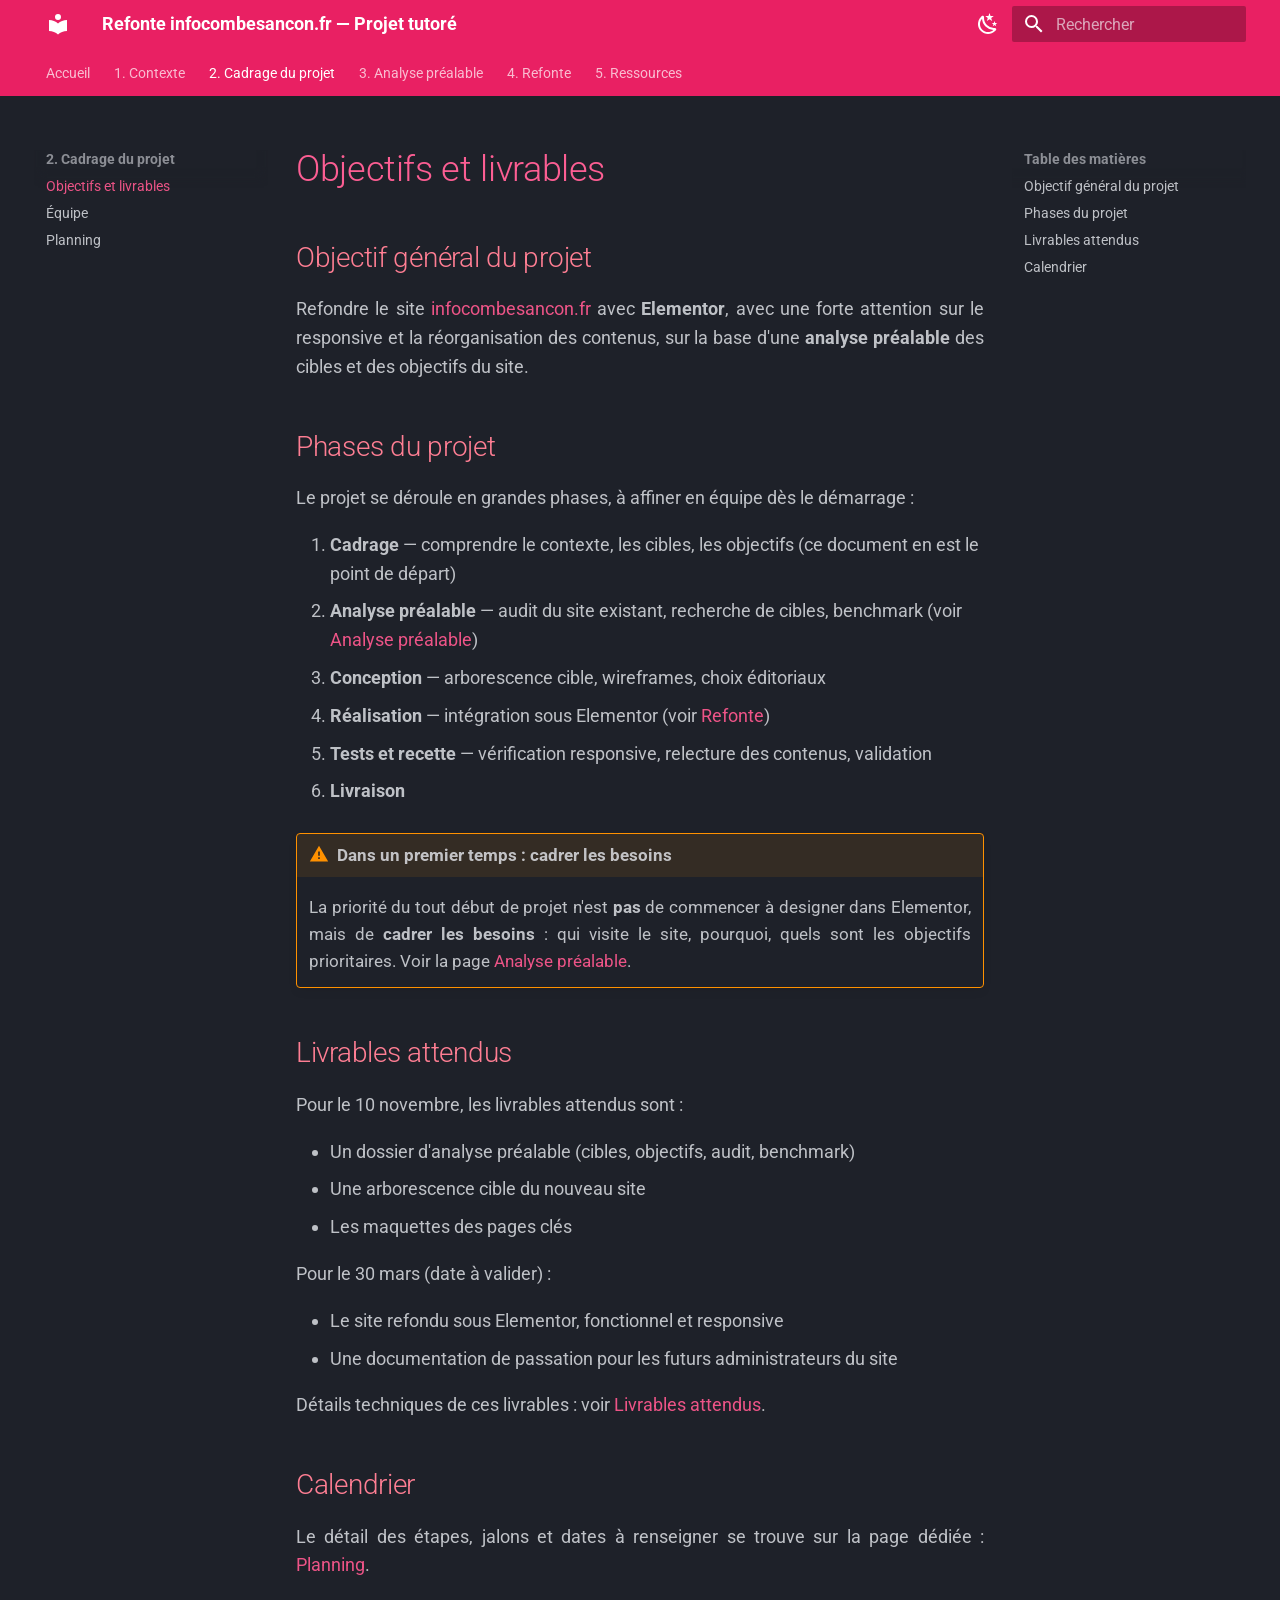
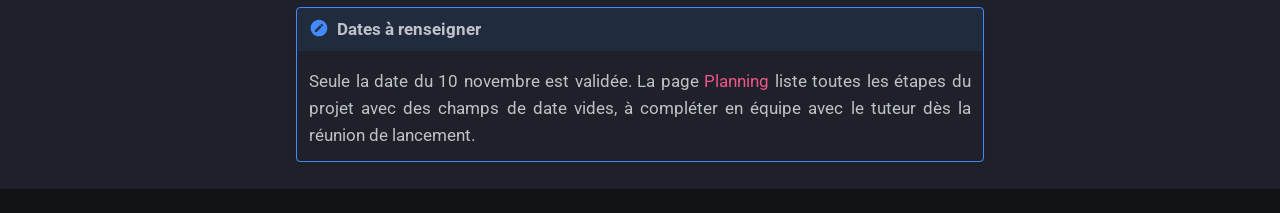
<file: 02-cadrage/index.html>
<!doctype html>
<html lang="fr" class="no-js">
  <head>
    
      <meta charset="utf-8">
      <meta name="viewport" content="width=device-width,initial-scale=1">
      
        <meta name="description" content="Cahier des charges et trame de cadrage pour la refonte du site infocombesancon.fr">
      
      
      
      
        <link rel="prev" href="../01-contexte/">
      
      
        <link rel="next" href="equipe/">
      
      
        
      
      
      <link rel="icon" href="../assets/images/favicon.png">
      <meta name="generator" content="mkdocs-1.6.1, mkdocs-material-9.7.6">
    
    
      
        <title>Objectifs et livrables - Refonte infocombesancon.fr — Projet tutoré</title>
      
    
    
      <link rel="stylesheet" href="../assets/stylesheets/main.484c7ddc.min.css">
      
        
        <link rel="stylesheet" href="../assets/stylesheets/palette.ab4e12ef.min.css">
      
      


    
    
      
    
    
      
        
        
        <link rel="preconnect" href="https://fonts.gstatic.com" crossorigin>
        <link rel="stylesheet" href="https://fonts.googleapis.com/css?family=Roboto:300,300i,400,400i,700,700i%7CRoboto+Mono:400,400i,700,700i&display=fallback">
        <style>:root{--md-text-font:"Roboto";--md-code-font:"Roboto Mono"}</style>
      
    
    
      <link rel="stylesheet" href="../stylesheets/extra.css">
    
    <script>__md_scope=new URL("..",location),__md_hash=e=>[...e].reduce(((e,_)=>(e<<5)-e+_.charCodeAt(0)),0),__md_get=(e,_=localStorage,t=__md_scope)=>JSON.parse(_.getItem(t.pathname+"."+e)),__md_set=(e,_,t=localStorage,a=__md_scope)=>{try{t.setItem(a.pathname+"."+e,JSON.stringify(_))}catch(e){}}</script>
    
      

    
    
  </head>
  
  
    
    
      
    
    
    
    
    <body dir="ltr" data-md-color-scheme="slate" data-md-color-primary="pink" data-md-color-accent="indigo">
  
    
    <input class="md-toggle" data-md-toggle="drawer" type="checkbox" id="__drawer" autocomplete="off">
    <input class="md-toggle" data-md-toggle="search" type="checkbox" id="__search" autocomplete="off">
    <label class="md-overlay" for="__drawer"></label>
    <div data-md-component="skip">
      
        
        <a href="#objectifs-et-livrables" class="md-skip">
          Aller au contenu
        </a>
      
    </div>
    <div data-md-component="announce">
      
    </div>
    
    
      

<header class="md-header" data-md-component="header">
  <nav class="md-header__inner md-grid" aria-label="En-tête">
    <a href=".." title="Refonte infocombesancon.fr — Projet tutoré" class="md-header__button md-logo" aria-label="Refonte infocombesancon.fr — Projet tutoré" data-md-component="logo">
      
  
  <svg xmlns="http://www.w3.org/2000/svg" viewBox="0 0 24 24"><path d="M12 8a3 3 0 0 0 3-3 3 3 0 0 0-3-3 3 3 0 0 0-3 3 3 3 0 0 0 3 3m0 3.54C9.64 9.35 6.5 8 3 8v11c3.5 0 6.64 1.35 9 3.54 2.36-2.19 5.5-3.54 9-3.54V8c-3.5 0-6.64 1.35-9 3.54"/></svg>

    </a>
    <label class="md-header__button md-icon" for="__drawer">
      
      <svg xmlns="http://www.w3.org/2000/svg" viewBox="0 0 24 24"><path d="M3 6h18v2H3zm0 5h18v2H3zm0 5h18v2H3z"/></svg>
    </label>
    <div class="md-header__title" data-md-component="header-title">
      <div class="md-header__ellipsis">
        <div class="md-header__topic">
          <span class="md-ellipsis">
            Refonte infocombesancon.fr — Projet tutoré
          </span>
        </div>
        <div class="md-header__topic" data-md-component="header-topic">
          <span class="md-ellipsis">
            
              Objectifs et livrables
            
          </span>
        </div>
      </div>
    </div>
    
      
        <form class="md-header__option" data-md-component="palette">
  
    
    
    
    <input class="md-option" data-md-color-media="" data-md-color-scheme="slate" data-md-color-primary="pink" data-md-color-accent="indigo"  aria-label="Passer en mode sombre"  type="radio" name="__palette" id="__palette_0">
    
      <label class="md-header__button md-icon" title="Passer en mode sombre" for="__palette_1" hidden>
        <svg xmlns="http://www.w3.org/2000/svg" viewBox="0 0 24 24"><path d="m17.75 4.09-2.53 1.94.91 3.06-2.63-1.81-2.63 1.81.91-3.06-2.53-1.94L12.44 4l1.06-3 1.06 3zm3.5 6.91-1.64 1.25.59 1.98-1.7-1.17-1.7 1.17.59-1.98L15.75 11l2.06-.05L18.5 9l.69 1.95zm-2.28 4.95c.83-.08 1.72 1.1 1.19 1.85-.32.45-.66.87-1.08 1.27C15.17 23 8.84 23 4.94 19.07c-3.91-3.9-3.91-10.24 0-14.14.4-.4.82-.76 1.27-1.08.75-.53 1.93.36 1.85 1.19-.27 2.86.69 5.83 2.89 8.02a9.96 9.96 0 0 0 8.02 2.89m-1.64 2.02a12.08 12.08 0 0 1-7.8-3.47c-2.17-2.19-3.33-5-3.49-7.82-2.81 3.14-2.7 7.96.31 10.98 3.02 3.01 7.84 3.12 10.98.31"/></svg>
      </label>
    
  
    
    
    
    <input class="md-option" data-md-color-media="" data-md-color-scheme="default" data-md-color-primary="pink" data-md-color-accent="indigo"  aria-label="Passer en mode clair"  type="radio" name="__palette" id="__palette_1">
    
      <label class="md-header__button md-icon" title="Passer en mode clair" for="__palette_0" hidden>
        <svg xmlns="http://www.w3.org/2000/svg" viewBox="0 0 24 24"><path d="M12 7a5 5 0 0 1 5 5 5 5 0 0 1-5 5 5 5 0 0 1-5-5 5 5 0 0 1 5-5m0 2a3 3 0 0 0-3 3 3 3 0 0 0 3 3 3 3 0 0 0 3-3 3 3 0 0 0-3-3m0-7 2.39 3.42C13.65 5.15 12.84 5 12 5s-1.65.15-2.39.42zM3.34 7l4.16-.35A7.2 7.2 0 0 0 5.94 8.5c-.44.74-.69 1.5-.83 2.29zm.02 10 1.76-3.77a7.131 7.131 0 0 0 2.38 4.14zM20.65 7l-1.77 3.79a7.02 7.02 0 0 0-2.38-4.15zm-.01 10-4.14.36c.59-.51 1.12-1.14 1.54-1.86.42-.73.69-1.5.83-2.29zM12 22l-2.41-3.44c.74.27 1.55.44 2.41.44.82 0 1.63-.17 2.37-.44z"/></svg>
      </label>
    
  
</form>
      
    
    
      <script>var palette=__md_get("__palette");if(palette&&palette.color){if("(prefers-color-scheme)"===palette.color.media){var media=matchMedia("(prefers-color-scheme: light)"),input=document.querySelector(media.matches?"[data-md-color-media='(prefers-color-scheme: light)']":"[data-md-color-media='(prefers-color-scheme: dark)']");palette.color.media=input.getAttribute("data-md-color-media"),palette.color.scheme=input.getAttribute("data-md-color-scheme"),palette.color.primary=input.getAttribute("data-md-color-primary"),palette.color.accent=input.getAttribute("data-md-color-accent")}for(var[key,value]of Object.entries(palette.color))document.body.setAttribute("data-md-color-"+key,value)}</script>
    
    
    
      
      
        <label class="md-header__button md-icon" for="__search">
          
          <svg xmlns="http://www.w3.org/2000/svg" viewBox="0 0 24 24"><path d="M9.5 3A6.5 6.5 0 0 1 16 9.5c0 1.61-.59 3.09-1.56 4.23l.27.27h.79l5 5-1.5 1.5-5-5v-.79l-.27-.27A6.52 6.52 0 0 1 9.5 16 6.5 6.5 0 0 1 3 9.5 6.5 6.5 0 0 1 9.5 3m0 2C7 5 5 7 5 9.5S7 14 9.5 14 14 12 14 9.5 12 5 9.5 5"/></svg>
        </label>
        <div class="md-search" data-md-component="search" role="dialog">
  <label class="md-search__overlay" for="__search"></label>
  <div class="md-search__inner" role="search">
    <form class="md-search__form" name="search">
      <input type="text" class="md-search__input" name="query" aria-label="Rechercher" placeholder="Rechercher" autocapitalize="off" autocorrect="off" autocomplete="off" spellcheck="false" data-md-component="search-query" required>
      <label class="md-search__icon md-icon" for="__search">
        
        <svg xmlns="http://www.w3.org/2000/svg" viewBox="0 0 24 24"><path d="M9.5 3A6.5 6.5 0 0 1 16 9.5c0 1.61-.59 3.09-1.56 4.23l.27.27h.79l5 5-1.5 1.5-5-5v-.79l-.27-.27A6.52 6.52 0 0 1 9.5 16 6.5 6.5 0 0 1 3 9.5 6.5 6.5 0 0 1 9.5 3m0 2C7 5 5 7 5 9.5S7 14 9.5 14 14 12 14 9.5 12 5 9.5 5"/></svg>
        
        <svg xmlns="http://www.w3.org/2000/svg" viewBox="0 0 24 24"><path d="M20 11v2H8l5.5 5.5-1.42 1.42L4.16 12l7.92-7.92L13.5 5.5 8 11z"/></svg>
      </label>
      <nav class="md-search__options" aria-label="Recherche">
        
        <button type="reset" class="md-search__icon md-icon" title="Effacer" aria-label="Effacer" tabindex="-1">
          
          <svg xmlns="http://www.w3.org/2000/svg" viewBox="0 0 24 24"><path d="M19 6.41 17.59 5 12 10.59 6.41 5 5 6.41 10.59 12 5 17.59 6.41 19 12 13.41 17.59 19 19 17.59 13.41 12z"/></svg>
        </button>
      </nav>
      
        <div class="md-search__suggest" data-md-component="search-suggest"></div>
      
    </form>
    <div class="md-search__output">
      <div class="md-search__scrollwrap" tabindex="0" data-md-scrollfix>
        <div class="md-search-result" data-md-component="search-result">
          <div class="md-search-result__meta">
            Initialisation de la recherche
          </div>
          <ol class="md-search-result__list" role="presentation"></ol>
        </div>
      </div>
    </div>
  </div>
</div>
      
    
    
  </nav>
  
</header>
    
    <div class="md-container" data-md-component="container">
      
      
        
          
            
<nav class="md-tabs" aria-label="Onglets" data-md-component="tabs">
  <div class="md-grid">
    <ul class="md-tabs__list">
      
        
  
  
  
  
    <li class="md-tabs__item">
      <a href=".." class="md-tabs__link">
        
  
  
    
  
  Accueil

      </a>
    </li>
  

      
        
  
  
  
  
    
    
      <li class="md-tabs__item">
        <a href="../01-contexte/" class="md-tabs__link">
          
  
  
  1. Contexte

        </a>
      </li>
    
  

      
        
  
  
  
    
  
  
    
    
      <li class="md-tabs__item md-tabs__item--active">
        <a href="./" class="md-tabs__link">
          
  
  
  2. Cadrage du projet

        </a>
      </li>
    
  

      
        
  
  
  
  
    
    
      <li class="md-tabs__item">
        <a href="../03-analyse-prealable/" class="md-tabs__link">
          
  
  
  3. Analyse préalable

        </a>
      </li>
    
  

      
        
  
  
  
  
    
    
      <li class="md-tabs__item">
        <a href="../04-refonte/" class="md-tabs__link">
          
  
  
  4. Refonte

        </a>
      </li>
    
  

      
        
  
  
  
  
    <li class="md-tabs__item">
      <a href="../05-ressources/" class="md-tabs__link">
        
  
  
    
  
  5. Ressources

      </a>
    </li>
  

      
    </ul>
  </div>
</nav>
          
        
      
      <main class="md-main" data-md-component="main">
        <div class="md-main__inner md-grid">
          
            
              
              <div class="md-sidebar md-sidebar--primary" data-md-component="sidebar" data-md-type="navigation" >
                <div class="md-sidebar__scrollwrap">
                  <div class="md-sidebar__inner">
                    


  


<nav class="md-nav md-nav--primary md-nav--lifted" aria-label="Navigation" data-md-level="0">
  <label class="md-nav__title" for="__drawer">
    <a href=".." title="Refonte infocombesancon.fr — Projet tutoré" class="md-nav__button md-logo" aria-label="Refonte infocombesancon.fr — Projet tutoré" data-md-component="logo">
      
  
  <svg xmlns="http://www.w3.org/2000/svg" viewBox="0 0 24 24"><path d="M12 8a3 3 0 0 0 3-3 3 3 0 0 0-3-3 3 3 0 0 0-3 3 3 3 0 0 0 3 3m0 3.54C9.64 9.35 6.5 8 3 8v11c3.5 0 6.64 1.35 9 3.54 2.36-2.19 5.5-3.54 9-3.54V8c-3.5 0-6.64 1.35-9 3.54"/></svg>

    </a>
    Refonte infocombesancon.fr — Projet tutoré
  </label>
  
  <ul class="md-nav__list" data-md-scrollfix>
    
      
      
  
  
  
  
    <li class="md-nav__item">
      <a href=".." class="md-nav__link">
        
  
  
  <span class="md-ellipsis">
    
  
    Accueil
  

    
  </span>
  
  

      </a>
    </li>
  

    
      
      
  
  
  
  
    
    
    
    
      
      
        
      
    
    
    <li class="md-nav__item md-nav__item--nested">
      
        
        
        <input class="md-nav__toggle md-toggle " type="checkbox" id="__nav_2" >
        
          
          <label class="md-nav__link" for="__nav_2" id="__nav_2_label" tabindex="0">
            
  
  
  <span class="md-ellipsis">
    
  
    1. Contexte
  

    
  </span>
  
  

            <span class="md-nav__icon md-icon"></span>
          </label>
        
        <nav class="md-nav" data-md-level="1" aria-labelledby="__nav_2_label" aria-expanded="false">
          <label class="md-nav__title" for="__nav_2">
            <span class="md-nav__icon md-icon"></span>
            
  
    1. Contexte
  

          </label>
          <ul class="md-nav__list" data-md-scrollfix>
            
              
                
  
  
  
  
    <li class="md-nav__item">
      <a href="../01-contexte/" class="md-nav__link">
        
  
  
  <span class="md-ellipsis">
    
  
    Le site actuel
  

    
  </span>
  
  

      </a>
    </li>
  

              
            
          </ul>
        </nav>
      
    </li>
  

    
      
      
  
  
    
  
  
  
    
    
    
    
      
        
        
      
      
        
      
    
    
    <li class="md-nav__item md-nav__item--active md-nav__item--section md-nav__item--nested">
      
        
        
        <input class="md-nav__toggle md-toggle " type="checkbox" id="__nav_3" checked>
        
          
          <label class="md-nav__link" for="__nav_3" id="__nav_3_label" tabindex="">
            
  
  
  <span class="md-ellipsis">
    
  
    2. Cadrage du projet
  

    
  </span>
  
  

            <span class="md-nav__icon md-icon"></span>
          </label>
        
        <nav class="md-nav" data-md-level="1" aria-labelledby="__nav_3_label" aria-expanded="true">
          <label class="md-nav__title" for="__nav_3">
            <span class="md-nav__icon md-icon"></span>
            
  
    2. Cadrage du projet
  

          </label>
          <ul class="md-nav__list" data-md-scrollfix>
            
              
                
  
  
    
  
  
  
    <li class="md-nav__item md-nav__item--active">
      
      <input class="md-nav__toggle md-toggle" type="checkbox" id="__toc">
      
      
        
      
      
        <label class="md-nav__link md-nav__link--active" for="__toc">
          
  
  
  <span class="md-ellipsis">
    
  
    Objectifs et livrables
  

    
  </span>
  
  

          <span class="md-nav__icon md-icon"></span>
        </label>
      
      <a href="./" class="md-nav__link md-nav__link--active">
        
  
  
  <span class="md-ellipsis">
    
  
    Objectifs et livrables
  

    
  </span>
  
  

      </a>
      
        

<nav class="md-nav md-nav--secondary" aria-label="Table des matières">
  
  
  
    
  
  
    <label class="md-nav__title" for="__toc">
      <span class="md-nav__icon md-icon"></span>
      Table des matières
    </label>
    <ul class="md-nav__list" data-md-component="toc" data-md-scrollfix>
      
        <li class="md-nav__item">
  <a href="#objectif-general-du-projet" class="md-nav__link">
    <span class="md-ellipsis">
      
        Objectif général du projet
      
    </span>
  </a>
  
</li>
      
        <li class="md-nav__item">
  <a href="#phases-du-projet" class="md-nav__link">
    <span class="md-ellipsis">
      
        Phases du projet
      
    </span>
  </a>
  
</li>
      
        <li class="md-nav__item">
  <a href="#livrables-attendus" class="md-nav__link">
    <span class="md-ellipsis">
      
        Livrables attendus
      
    </span>
  </a>
  
</li>
      
        <li class="md-nav__item">
  <a href="#calendrier" class="md-nav__link">
    <span class="md-ellipsis">
      
        Calendrier
      
    </span>
  </a>
  
</li>
      
    </ul>
  
</nav>
      
    </li>
  

              
            
              
                
  
  
  
  
    <li class="md-nav__item">
      <a href="equipe/" class="md-nav__link">
        
  
  
  <span class="md-ellipsis">
    
  
    Équipe
  

    
  </span>
  
  

      </a>
    </li>
  

              
            
              
                
  
  
  
  
    <li class="md-nav__item">
      <a href="planning/" class="md-nav__link">
        
  
  
  <span class="md-ellipsis">
    
  
    Planning
  

    
  </span>
  
  

      </a>
    </li>
  

              
            
          </ul>
        </nav>
      
    </li>
  

    
      
      
  
  
  
  
    
    
    
    
      
      
        
      
    
    
    <li class="md-nav__item md-nav__item--nested">
      
        
        
        <input class="md-nav__toggle md-toggle " type="checkbox" id="__nav_4" >
        
          
          <label class="md-nav__link" for="__nav_4" id="__nav_4_label" tabindex="0">
            
  
  
  <span class="md-ellipsis">
    
  
    3. Analyse préalable
  

    
  </span>
  
  

            <span class="md-nav__icon md-icon"></span>
          </label>
        
        <nav class="md-nav" data-md-level="1" aria-labelledby="__nav_4_label" aria-expanded="false">
          <label class="md-nav__title" for="__nav_4">
            <span class="md-nav__icon md-icon"></span>
            
  
    3. Analyse préalable
  

          </label>
          <ul class="md-nav__list" data-md-scrollfix>
            
              
                
  
  
  
  
    <li class="md-nav__item">
      <a href="../03-analyse-prealable/" class="md-nav__link">
        
  
  
  <span class="md-ellipsis">
    
  
    Pourquoi analyser avant de refondre
  

    
  </span>
  
  

      </a>
    </li>
  

              
            
              
                
  
  
  
  
    <li class="md-nav__item">
      <a href="../03-analyse-prealable/cibles-objectifs/" class="md-nav__link">
        
  
  
  <span class="md-ellipsis">
    
  
    Cibles et objectifs
  

    
  </span>
  
  

      </a>
    </li>
  

              
            
              
                
  
  
  
  
    <li class="md-nav__item">
      <a href="../03-analyse-prealable/audit-existant/" class="md-nav__link">
        
  
  
  <span class="md-ellipsis">
    
  
    Audit du site existant
  

    
  </span>
  
  

      </a>
    </li>
  

              
            
              
                
  
  
  
  
    <li class="md-nav__item">
      <a href="../03-analyse-prealable/benchmark/" class="md-nav__link">
        
  
  
  <span class="md-ellipsis">
    
  
    Benchmark
  

    
  </span>
  
  

      </a>
    </li>
  

              
            
          </ul>
        </nav>
      
    </li>
  

    
      
      
  
  
  
  
    
    
    
    
      
      
        
      
    
    
    <li class="md-nav__item md-nav__item--nested">
      
        
        
        <input class="md-nav__toggle md-toggle " type="checkbox" id="__nav_5" >
        
          
          <label class="md-nav__link" for="__nav_5" id="__nav_5_label" tabindex="0">
            
  
  
  <span class="md-ellipsis">
    
  
    4. Refonte
  

    
  </span>
  
  

            <span class="md-nav__icon md-icon"></span>
          </label>
        
        <nav class="md-nav" data-md-level="1" aria-labelledby="__nav_5_label" aria-expanded="false">
          <label class="md-nav__title" for="__nav_5">
            <span class="md-nav__icon md-icon"></span>
            
  
    4. Refonte
  

          </label>
          <ul class="md-nav__list" data-md-scrollfix>
            
              
                
  
  
  
  
    <li class="md-nav__item">
      <a href="../04-refonte/" class="md-nav__link">
        
  
  
  <span class="md-ellipsis">
    
  
    Cadre technique (Elementor)
  

    
  </span>
  
  

      </a>
    </li>
  

              
            
              
                
  
  
  
  
    <li class="md-nav__item">
      <a href="../04-refonte/livrables-attendus/" class="md-nav__link">
        
  
  
  <span class="md-ellipsis">
    
  
    Livrables attendus
  

    
  </span>
  
  

      </a>
    </li>
  

              
            
          </ul>
        </nav>
      
    </li>
  

    
      
      
  
  
  
  
    <li class="md-nav__item">
      <a href="../05-ressources/" class="md-nav__link">
        
  
  
  <span class="md-ellipsis">
    
  
    5. Ressources
  

    
  </span>
  
  

      </a>
    </li>
  

    
  </ul>
</nav>
                  </div>
                </div>
              </div>
            
            
              
              <div class="md-sidebar md-sidebar--secondary" data-md-component="sidebar" data-md-type="toc" >
                <div class="md-sidebar__scrollwrap">
                  <div class="md-sidebar__inner">
                    

<nav class="md-nav md-nav--secondary" aria-label="Table des matières">
  
  
  
    
  
  
    <label class="md-nav__title" for="__toc">
      <span class="md-nav__icon md-icon"></span>
      Table des matières
    </label>
    <ul class="md-nav__list" data-md-component="toc" data-md-scrollfix>
      
        <li class="md-nav__item">
  <a href="#objectif-general-du-projet" class="md-nav__link">
    <span class="md-ellipsis">
      
        Objectif général du projet
      
    </span>
  </a>
  
</li>
      
        <li class="md-nav__item">
  <a href="#phases-du-projet" class="md-nav__link">
    <span class="md-ellipsis">
      
        Phases du projet
      
    </span>
  </a>
  
</li>
      
        <li class="md-nav__item">
  <a href="#livrables-attendus" class="md-nav__link">
    <span class="md-ellipsis">
      
        Livrables attendus
      
    </span>
  </a>
  
</li>
      
        <li class="md-nav__item">
  <a href="#calendrier" class="md-nav__link">
    <span class="md-ellipsis">
      
        Calendrier
      
    </span>
  </a>
  
</li>
      
    </ul>
  
</nav>
                  </div>
                </div>
              </div>
            
          
          
            <div class="md-content" data-md-component="content">
              
              <article class="md-content__inner md-typeset">
                
                  



<h1 id="objectifs-et-livrables">Objectifs et livrables<a class="headerlink" href="#objectifs-et-livrables" title="Permanent link">&para;</a></h1>
<h2 id="objectif-general-du-projet">Objectif général du projet<a class="headerlink" href="#objectif-general-du-projet" title="Permanent link">&para;</a></h2>
<p>Refondre le site <a href="https://infocombesancon.fr">infocombesancon.fr</a> avec <strong>Elementor</strong>, avec une forte attention sur le responsive et la réorganisation des contenus, sur la base d'une <strong>analyse préalable</strong> des cibles et des objectifs du site.</p>
<h2 id="phases-du-projet">Phases du projet<a class="headerlink" href="#phases-du-projet" title="Permanent link">&para;</a></h2>
<p>Le projet se déroule en grandes phases, à affiner en équipe dès le démarrage :</p>
<ol>
<li><strong>Cadrage</strong> — comprendre le contexte, les cibles, les objectifs (ce document en est le point de départ)</li>
<li><strong>Analyse préalable</strong> — audit du site existant, recherche de cibles, benchmark (voir <a href="../03-analyse-prealable/">Analyse préalable</a>)</li>
<li><strong>Conception</strong> — arborescence cible, wireframes, choix éditoriaux</li>
<li><strong>Réalisation</strong> — intégration sous Elementor (voir <a href="../04-refonte/">Refonte</a>)</li>
<li><strong>Tests et recette</strong> — vérification responsive, relecture des contenus, validation</li>
<li><strong>Livraison</strong></li>
</ol>
<div class="admonition warning">
<p class="admonition-title">Dans un premier temps : cadrer les besoins</p>
<p>La priorité du tout début de projet n'est <strong>pas</strong> de commencer à designer dans Elementor, mais de <strong>cadrer les besoins</strong> : qui visite le site, pourquoi, quels sont les objectifs prioritaires. Voir la page <a href="../03-analyse-prealable/">Analyse préalable</a>.</p>
</div>
<h2 id="livrables-attendus">Livrables attendus<a class="headerlink" href="#livrables-attendus" title="Permanent link">&para;</a></h2>
<p>Pour le 10 novembre, les livrables attendus sont :</p>
<ul>
<li>Un dossier d'analyse préalable (cibles, objectifs, audit, benchmark)</li>
<li>Une arborescence cible du nouveau site</li>
<li>Les maquettes des pages clés</li>
</ul>
<p>Pour le 30 mars (date à valider) : </p>
<ul>
<li>Le site refondu sous Elementor, fonctionnel et responsive</li>
<li>Une documentation de passation pour les futurs administrateurs du site</li>
</ul>
<p>Détails techniques de ces livrables : voir <a href="../04-refonte/livrables-attendus/">Livrables attendus</a>.</p>
<h2 id="calendrier">Calendrier<a class="headerlink" href="#calendrier" title="Permanent link">&para;</a></h2>
<p>Le détail des étapes, jalons et dates à renseigner se trouve sur la page dédiée : <a href="planning/">Planning</a>.</p>
<div class="admonition note">
<p class="admonition-title">Dates à renseigner</p>
<p>Seule la date du 10 novembre est validée. La page <a href="planning/">Planning</a> liste toutes les étapes du projet avec des champs de date vides, à compléter en équipe avec le tuteur dès la réunion de lancement.</p>
</div>












                
              </article>
            </div>
          
          
<script>var target=document.getElementById(location.hash.slice(1));target&&target.name&&(target.checked=target.name.startsWith("__tabbed_"))</script>
        </div>
        
          <button type="button" class="md-top md-icon" data-md-component="top" hidden>
  
  <svg xmlns="http://www.w3.org/2000/svg" viewBox="0 0 24 24"><path d="M13 20h-2V8l-5.5 5.5-1.42-1.42L12 4.16l7.92 7.92-1.42 1.42L13 8z"/></svg>
  Retour en haut de la page
</button>
        
      </main>
      
        <footer class="md-footer">
  
  <div class="md-footer-meta md-typeset">
    <div class="md-footer-meta__inner md-grid">
      <div class="md-copyright">
  
  
</div>
      
    </div>
  </div>
</footer>
      
    </div>
    <div class="md-dialog" data-md-component="dialog">
      <div class="md-dialog__inner md-typeset"></div>
    </div>
    
    
    
      
      
      <script id="__config" type="application/json">{"annotate": null, "base": "..", "features": ["navigation.tabs", "navigation.sections", "navigation.top", "search.suggest", "search.highlight", "content.code.copy"], "search": "../assets/javascripts/workers/search.2c215733.min.js", "tags": null, "translations": {"clipboard.copied": "Copi\u00e9 dans le presse-papier", "clipboard.copy": "Copier dans le presse-papier", "search.result.more.one": "1 de plus sur cette page", "search.result.more.other": "# de plus sur cette page", "search.result.none": "Aucun document trouv\u00e9", "search.result.one": "1 document trouv\u00e9", "search.result.other": "# documents trouv\u00e9s", "search.result.placeholder": "Taper pour d\u00e9marrer la recherche", "search.result.term.missing": "Non trouv\u00e9", "select.version": "S\u00e9lectionner la version"}, "version": null}</script>
    
    
      <script src="../assets/javascripts/bundle.79ae519e.min.js"></script>
      
    
  </body>
</html>
</file>
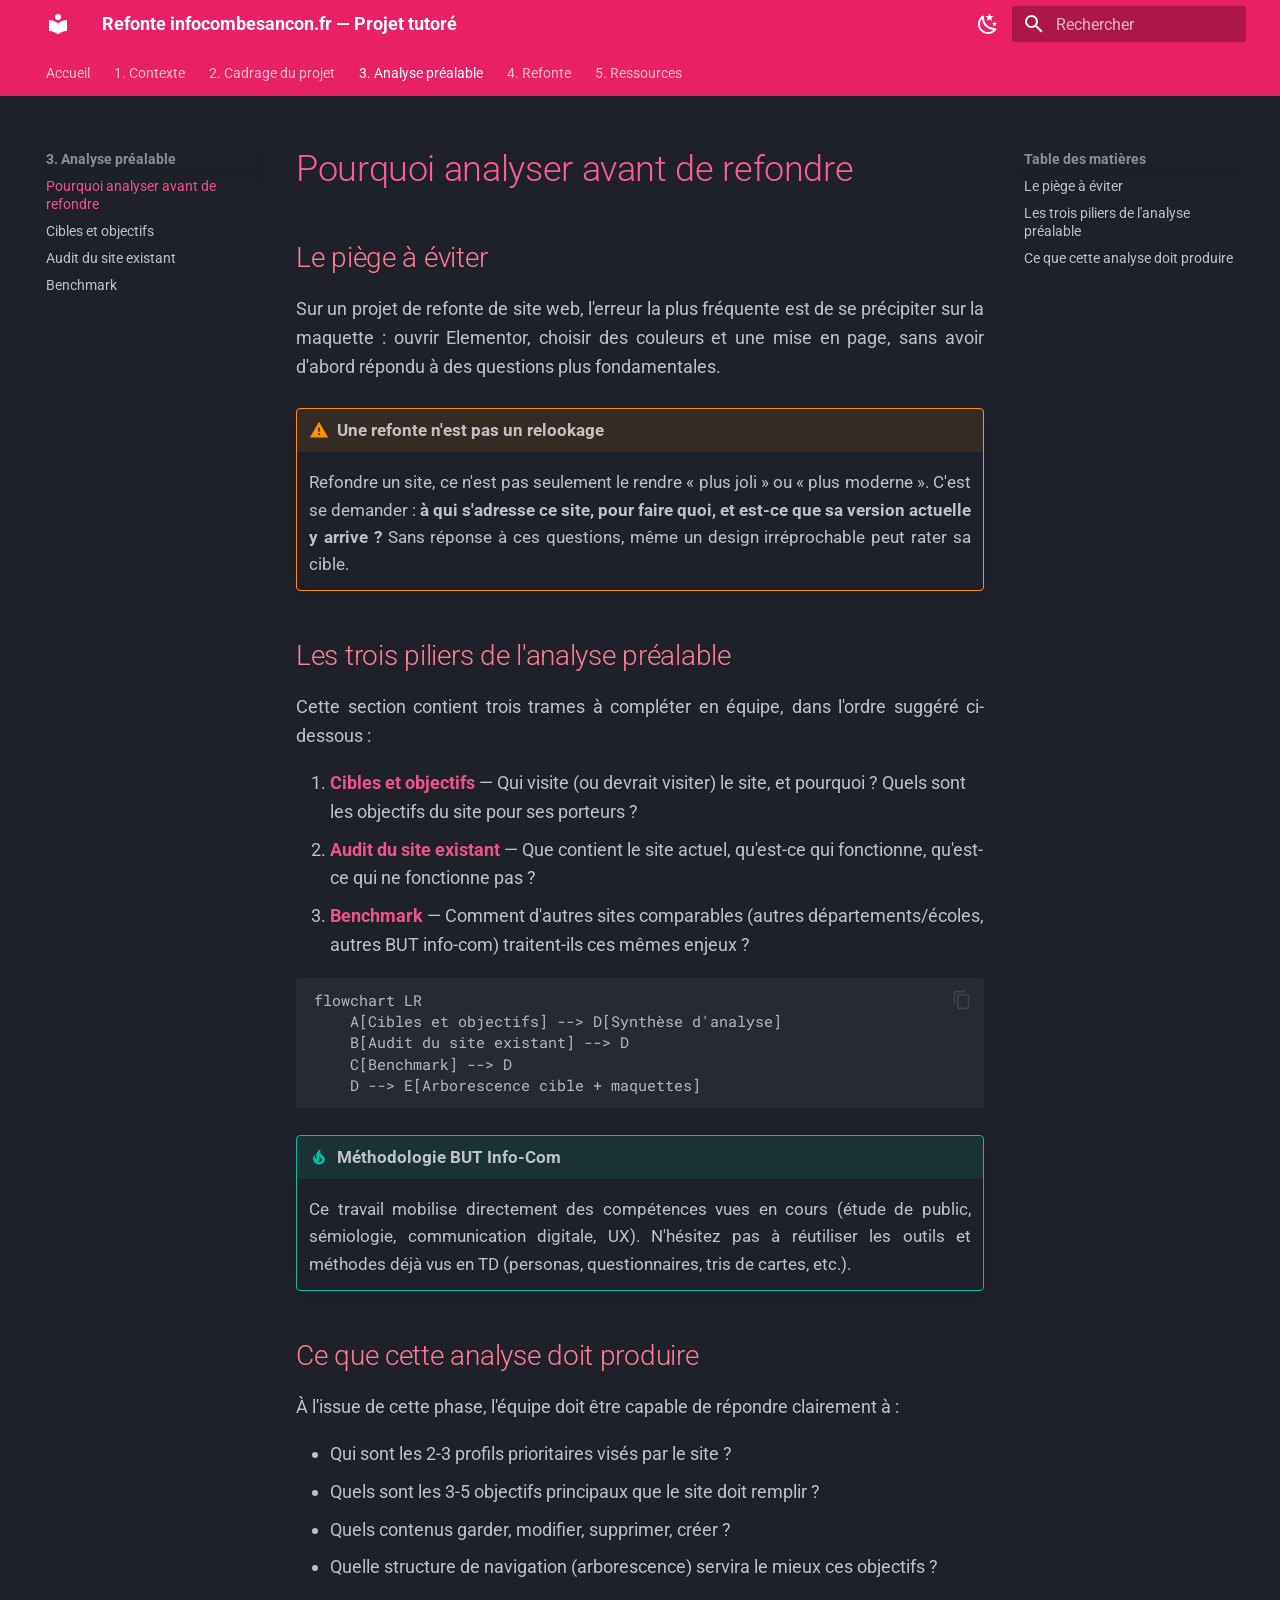
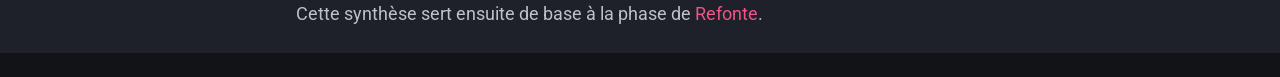
<file: 03-analyse-prealable/index.html>
<!doctype html>
<html lang="fr" class="no-js">
  <head>
    
      <meta charset="utf-8">
      <meta name="viewport" content="width=device-width,initial-scale=1">
      
        <meta name="description" content="Cahier des charges et trame de cadrage pour la refonte du site infocombesancon.fr">
      
      
      
      
        <link rel="prev" href="../02-cadrage/planning/">
      
      
        <link rel="next" href="cibles-objectifs/">
      
      
        
      
      
      <link rel="icon" href="../assets/images/favicon.png">
      <meta name="generator" content="mkdocs-1.6.1, mkdocs-material-9.7.6">
    
    
      
        <title>Pourquoi analyser avant de refondre - Refonte infocombesancon.fr — Projet tutoré</title>
      
    
    
      <link rel="stylesheet" href="../assets/stylesheets/main.484c7ddc.min.css">
      
        
        <link rel="stylesheet" href="../assets/stylesheets/palette.ab4e12ef.min.css">
      
      


    
    
      
    
    
      
        
        
        <link rel="preconnect" href="https://fonts.gstatic.com" crossorigin>
        <link rel="stylesheet" href="https://fonts.googleapis.com/css?family=Roboto:300,300i,400,400i,700,700i%7CRoboto+Mono:400,400i,700,700i&display=fallback">
        <style>:root{--md-text-font:"Roboto";--md-code-font:"Roboto Mono"}</style>
      
    
    
      <link rel="stylesheet" href="../stylesheets/extra.css">
    
    <script>__md_scope=new URL("..",location),__md_hash=e=>[...e].reduce(((e,_)=>(e<<5)-e+_.charCodeAt(0)),0),__md_get=(e,_=localStorage,t=__md_scope)=>JSON.parse(_.getItem(t.pathname+"."+e)),__md_set=(e,_,t=localStorage,a=__md_scope)=>{try{t.setItem(a.pathname+"."+e,JSON.stringify(_))}catch(e){}}</script>
    
      

    
    
  </head>
  
  
    
    
      
    
    
    
    
    <body dir="ltr" data-md-color-scheme="slate" data-md-color-primary="pink" data-md-color-accent="indigo">
  
    
    <input class="md-toggle" data-md-toggle="drawer" type="checkbox" id="__drawer" autocomplete="off">
    <input class="md-toggle" data-md-toggle="search" type="checkbox" id="__search" autocomplete="off">
    <label class="md-overlay" for="__drawer"></label>
    <div data-md-component="skip">
      
        
        <a href="#pourquoi-analyser-avant-de-refondre" class="md-skip">
          Aller au contenu
        </a>
      
    </div>
    <div data-md-component="announce">
      
    </div>
    
    
      

<header class="md-header" data-md-component="header">
  <nav class="md-header__inner md-grid" aria-label="En-tête">
    <a href=".." title="Refonte infocombesancon.fr — Projet tutoré" class="md-header__button md-logo" aria-label="Refonte infocombesancon.fr — Projet tutoré" data-md-component="logo">
      
  
  <svg xmlns="http://www.w3.org/2000/svg" viewBox="0 0 24 24"><path d="M12 8a3 3 0 0 0 3-3 3 3 0 0 0-3-3 3 3 0 0 0-3 3 3 3 0 0 0 3 3m0 3.54C9.64 9.35 6.5 8 3 8v11c3.5 0 6.64 1.35 9 3.54 2.36-2.19 5.5-3.54 9-3.54V8c-3.5 0-6.64 1.35-9 3.54"/></svg>

    </a>
    <label class="md-header__button md-icon" for="__drawer">
      
      <svg xmlns="http://www.w3.org/2000/svg" viewBox="0 0 24 24"><path d="M3 6h18v2H3zm0 5h18v2H3zm0 5h18v2H3z"/></svg>
    </label>
    <div class="md-header__title" data-md-component="header-title">
      <div class="md-header__ellipsis">
        <div class="md-header__topic">
          <span class="md-ellipsis">
            Refonte infocombesancon.fr — Projet tutoré
          </span>
        </div>
        <div class="md-header__topic" data-md-component="header-topic">
          <span class="md-ellipsis">
            
              Pourquoi analyser avant de refondre
            
          </span>
        </div>
      </div>
    </div>
    
      
        <form class="md-header__option" data-md-component="palette">
  
    
    
    
    <input class="md-option" data-md-color-media="" data-md-color-scheme="slate" data-md-color-primary="pink" data-md-color-accent="indigo"  aria-label="Passer en mode sombre"  type="radio" name="__palette" id="__palette_0">
    
      <label class="md-header__button md-icon" title="Passer en mode sombre" for="__palette_1" hidden>
        <svg xmlns="http://www.w3.org/2000/svg" viewBox="0 0 24 24"><path d="m17.75 4.09-2.53 1.94.91 3.06-2.63-1.81-2.63 1.81.91-3.06-2.53-1.94L12.44 4l1.06-3 1.06 3zm3.5 6.91-1.64 1.25.59 1.98-1.7-1.17-1.7 1.17.59-1.98L15.75 11l2.06-.05L18.5 9l.69 1.95zm-2.28 4.95c.83-.08 1.72 1.1 1.19 1.85-.32.45-.66.87-1.08 1.27C15.17 23 8.84 23 4.94 19.07c-3.91-3.9-3.91-10.24 0-14.14.4-.4.82-.76 1.27-1.08.75-.53 1.93.36 1.85 1.19-.27 2.86.69 5.83 2.89 8.02a9.96 9.96 0 0 0 8.02 2.89m-1.64 2.02a12.08 12.08 0 0 1-7.8-3.47c-2.17-2.19-3.33-5-3.49-7.82-2.81 3.14-2.7 7.96.31 10.98 3.02 3.01 7.84 3.12 10.98.31"/></svg>
      </label>
    
  
    
    
    
    <input class="md-option" data-md-color-media="" data-md-color-scheme="default" data-md-color-primary="pink" data-md-color-accent="indigo"  aria-label="Passer en mode clair"  type="radio" name="__palette" id="__palette_1">
    
      <label class="md-header__button md-icon" title="Passer en mode clair" for="__palette_0" hidden>
        <svg xmlns="http://www.w3.org/2000/svg" viewBox="0 0 24 24"><path d="M12 7a5 5 0 0 1 5 5 5 5 0 0 1-5 5 5 5 0 0 1-5-5 5 5 0 0 1 5-5m0 2a3 3 0 0 0-3 3 3 3 0 0 0 3 3 3 3 0 0 0 3-3 3 3 0 0 0-3-3m0-7 2.39 3.42C13.65 5.15 12.84 5 12 5s-1.65.15-2.39.42zM3.34 7l4.16-.35A7.2 7.2 0 0 0 5.94 8.5c-.44.74-.69 1.5-.83 2.29zm.02 10 1.76-3.77a7.131 7.131 0 0 0 2.38 4.14zM20.65 7l-1.77 3.79a7.02 7.02 0 0 0-2.38-4.15zm-.01 10-4.14.36c.59-.51 1.12-1.14 1.54-1.86.42-.73.69-1.5.83-2.29zM12 22l-2.41-3.44c.74.27 1.55.44 2.41.44.82 0 1.63-.17 2.37-.44z"/></svg>
      </label>
    
  
</form>
      
    
    
      <script>var palette=__md_get("__palette");if(palette&&palette.color){if("(prefers-color-scheme)"===palette.color.media){var media=matchMedia("(prefers-color-scheme: light)"),input=document.querySelector(media.matches?"[data-md-color-media='(prefers-color-scheme: light)']":"[data-md-color-media='(prefers-color-scheme: dark)']");palette.color.media=input.getAttribute("data-md-color-media"),palette.color.scheme=input.getAttribute("data-md-color-scheme"),palette.color.primary=input.getAttribute("data-md-color-primary"),palette.color.accent=input.getAttribute("data-md-color-accent")}for(var[key,value]of Object.entries(palette.color))document.body.setAttribute("data-md-color-"+key,value)}</script>
    
    
    
      
      
        <label class="md-header__button md-icon" for="__search">
          
          <svg xmlns="http://www.w3.org/2000/svg" viewBox="0 0 24 24"><path d="M9.5 3A6.5 6.5 0 0 1 16 9.5c0 1.61-.59 3.09-1.56 4.23l.27.27h.79l5 5-1.5 1.5-5-5v-.79l-.27-.27A6.52 6.52 0 0 1 9.5 16 6.5 6.5 0 0 1 3 9.5 6.5 6.5 0 0 1 9.5 3m0 2C7 5 5 7 5 9.5S7 14 9.5 14 14 12 14 9.5 12 5 9.5 5"/></svg>
        </label>
        <div class="md-search" data-md-component="search" role="dialog">
  <label class="md-search__overlay" for="__search"></label>
  <div class="md-search__inner" role="search">
    <form class="md-search__form" name="search">
      <input type="text" class="md-search__input" name="query" aria-label="Rechercher" placeholder="Rechercher" autocapitalize="off" autocorrect="off" autocomplete="off" spellcheck="false" data-md-component="search-query" required>
      <label class="md-search__icon md-icon" for="__search">
        
        <svg xmlns="http://www.w3.org/2000/svg" viewBox="0 0 24 24"><path d="M9.5 3A6.5 6.5 0 0 1 16 9.5c0 1.61-.59 3.09-1.56 4.23l.27.27h.79l5 5-1.5 1.5-5-5v-.79l-.27-.27A6.52 6.52 0 0 1 9.5 16 6.5 6.5 0 0 1 3 9.5 6.5 6.5 0 0 1 9.5 3m0 2C7 5 5 7 5 9.5S7 14 9.5 14 14 12 14 9.5 12 5 9.5 5"/></svg>
        
        <svg xmlns="http://www.w3.org/2000/svg" viewBox="0 0 24 24"><path d="M20 11v2H8l5.5 5.5-1.42 1.42L4.16 12l7.92-7.92L13.5 5.5 8 11z"/></svg>
      </label>
      <nav class="md-search__options" aria-label="Recherche">
        
        <button type="reset" class="md-search__icon md-icon" title="Effacer" aria-label="Effacer" tabindex="-1">
          
          <svg xmlns="http://www.w3.org/2000/svg" viewBox="0 0 24 24"><path d="M19 6.41 17.59 5 12 10.59 6.41 5 5 6.41 10.59 12 5 17.59 6.41 19 12 13.41 17.59 19 19 17.59 13.41 12z"/></svg>
        </button>
      </nav>
      
        <div class="md-search__suggest" data-md-component="search-suggest"></div>
      
    </form>
    <div class="md-search__output">
      <div class="md-search__scrollwrap" tabindex="0" data-md-scrollfix>
        <div class="md-search-result" data-md-component="search-result">
          <div class="md-search-result__meta">
            Initialisation de la recherche
          </div>
          <ol class="md-search-result__list" role="presentation"></ol>
        </div>
      </div>
    </div>
  </div>
</div>
      
    
    
  </nav>
  
</header>
    
    <div class="md-container" data-md-component="container">
      
      
        
          
            
<nav class="md-tabs" aria-label="Onglets" data-md-component="tabs">
  <div class="md-grid">
    <ul class="md-tabs__list">
      
        
  
  
  
  
    <li class="md-tabs__item">
      <a href=".." class="md-tabs__link">
        
  
  
    
  
  Accueil

      </a>
    </li>
  

      
        
  
  
  
  
    
    
      <li class="md-tabs__item">
        <a href="../01-contexte/" class="md-tabs__link">
          
  
  
  1. Contexte

        </a>
      </li>
    
  

      
        
  
  
  
  
    
    
      <li class="md-tabs__item">
        <a href="../02-cadrage/" class="md-tabs__link">
          
  
  
  2. Cadrage du projet

        </a>
      </li>
    
  

      
        
  
  
  
    
  
  
    
    
      <li class="md-tabs__item md-tabs__item--active">
        <a href="./" class="md-tabs__link">
          
  
  
  3. Analyse préalable

        </a>
      </li>
    
  

      
        
  
  
  
  
    
    
      <li class="md-tabs__item">
        <a href="../04-refonte/" class="md-tabs__link">
          
  
  
  4. Refonte

        </a>
      </li>
    
  

      
        
  
  
  
  
    <li class="md-tabs__item">
      <a href="../05-ressources/" class="md-tabs__link">
        
  
  
    
  
  5. Ressources

      </a>
    </li>
  

      
    </ul>
  </div>
</nav>
          
        
      
      <main class="md-main" data-md-component="main">
        <div class="md-main__inner md-grid">
          
            
              
              <div class="md-sidebar md-sidebar--primary" data-md-component="sidebar" data-md-type="navigation" >
                <div class="md-sidebar__scrollwrap">
                  <div class="md-sidebar__inner">
                    


  


<nav class="md-nav md-nav--primary md-nav--lifted" aria-label="Navigation" data-md-level="0">
  <label class="md-nav__title" for="__drawer">
    <a href=".." title="Refonte infocombesancon.fr — Projet tutoré" class="md-nav__button md-logo" aria-label="Refonte infocombesancon.fr — Projet tutoré" data-md-component="logo">
      
  
  <svg xmlns="http://www.w3.org/2000/svg" viewBox="0 0 24 24"><path d="M12 8a3 3 0 0 0 3-3 3 3 0 0 0-3-3 3 3 0 0 0-3 3 3 3 0 0 0 3 3m0 3.54C9.64 9.35 6.5 8 3 8v11c3.5 0 6.64 1.35 9 3.54 2.36-2.19 5.5-3.54 9-3.54V8c-3.5 0-6.64 1.35-9 3.54"/></svg>

    </a>
    Refonte infocombesancon.fr — Projet tutoré
  </label>
  
  <ul class="md-nav__list" data-md-scrollfix>
    
      
      
  
  
  
  
    <li class="md-nav__item">
      <a href=".." class="md-nav__link">
        
  
  
  <span class="md-ellipsis">
    
  
    Accueil
  

    
  </span>
  
  

      </a>
    </li>
  

    
      
      
  
  
  
  
    
    
    
    
      
      
        
      
    
    
    <li class="md-nav__item md-nav__item--nested">
      
        
        
        <input class="md-nav__toggle md-toggle " type="checkbox" id="__nav_2" >
        
          
          <label class="md-nav__link" for="__nav_2" id="__nav_2_label" tabindex="0">
            
  
  
  <span class="md-ellipsis">
    
  
    1. Contexte
  

    
  </span>
  
  

            <span class="md-nav__icon md-icon"></span>
          </label>
        
        <nav class="md-nav" data-md-level="1" aria-labelledby="__nav_2_label" aria-expanded="false">
          <label class="md-nav__title" for="__nav_2">
            <span class="md-nav__icon md-icon"></span>
            
  
    1. Contexte
  

          </label>
          <ul class="md-nav__list" data-md-scrollfix>
            
              
                
  
  
  
  
    <li class="md-nav__item">
      <a href="../01-contexte/" class="md-nav__link">
        
  
  
  <span class="md-ellipsis">
    
  
    Le site actuel
  

    
  </span>
  
  

      </a>
    </li>
  

              
            
          </ul>
        </nav>
      
    </li>
  

    
      
      
  
  
  
  
    
    
    
    
      
      
        
      
    
    
    <li class="md-nav__item md-nav__item--nested">
      
        
        
        <input class="md-nav__toggle md-toggle " type="checkbox" id="__nav_3" >
        
          
          <label class="md-nav__link" for="__nav_3" id="__nav_3_label" tabindex="0">
            
  
  
  <span class="md-ellipsis">
    
  
    2. Cadrage du projet
  

    
  </span>
  
  

            <span class="md-nav__icon md-icon"></span>
          </label>
        
        <nav class="md-nav" data-md-level="1" aria-labelledby="__nav_3_label" aria-expanded="false">
          <label class="md-nav__title" for="__nav_3">
            <span class="md-nav__icon md-icon"></span>
            
  
    2. Cadrage du projet
  

          </label>
          <ul class="md-nav__list" data-md-scrollfix>
            
              
                
  
  
  
  
    <li class="md-nav__item">
      <a href="../02-cadrage/" class="md-nav__link">
        
  
  
  <span class="md-ellipsis">
    
  
    Objectifs et livrables
  

    
  </span>
  
  

      </a>
    </li>
  

              
            
              
                
  
  
  
  
    <li class="md-nav__item">
      <a href="../02-cadrage/equipe/" class="md-nav__link">
        
  
  
  <span class="md-ellipsis">
    
  
    Équipe
  

    
  </span>
  
  

      </a>
    </li>
  

              
            
              
                
  
  
  
  
    <li class="md-nav__item">
      <a href="../02-cadrage/planning/" class="md-nav__link">
        
  
  
  <span class="md-ellipsis">
    
  
    Planning
  

    
  </span>
  
  

      </a>
    </li>
  

              
            
          </ul>
        </nav>
      
    </li>
  

    
      
      
  
  
    
  
  
  
    
    
    
    
      
        
        
      
      
        
      
    
    
    <li class="md-nav__item md-nav__item--active md-nav__item--section md-nav__item--nested">
      
        
        
        <input class="md-nav__toggle md-toggle " type="checkbox" id="__nav_4" checked>
        
          
          <label class="md-nav__link" for="__nav_4" id="__nav_4_label" tabindex="">
            
  
  
  <span class="md-ellipsis">
    
  
    3. Analyse préalable
  

    
  </span>
  
  

            <span class="md-nav__icon md-icon"></span>
          </label>
        
        <nav class="md-nav" data-md-level="1" aria-labelledby="__nav_4_label" aria-expanded="true">
          <label class="md-nav__title" for="__nav_4">
            <span class="md-nav__icon md-icon"></span>
            
  
    3. Analyse préalable
  

          </label>
          <ul class="md-nav__list" data-md-scrollfix>
            
              
                
  
  
    
  
  
  
    <li class="md-nav__item md-nav__item--active">
      
      <input class="md-nav__toggle md-toggle" type="checkbox" id="__toc">
      
      
        
      
      
        <label class="md-nav__link md-nav__link--active" for="__toc">
          
  
  
  <span class="md-ellipsis">
    
  
    Pourquoi analyser avant de refondre
  

    
  </span>
  
  

          <span class="md-nav__icon md-icon"></span>
        </label>
      
      <a href="./" class="md-nav__link md-nav__link--active">
        
  
  
  <span class="md-ellipsis">
    
  
    Pourquoi analyser avant de refondre
  

    
  </span>
  
  

      </a>
      
        

<nav class="md-nav md-nav--secondary" aria-label="Table des matières">
  
  
  
    
  
  
    <label class="md-nav__title" for="__toc">
      <span class="md-nav__icon md-icon"></span>
      Table des matières
    </label>
    <ul class="md-nav__list" data-md-component="toc" data-md-scrollfix>
      
        <li class="md-nav__item">
  <a href="#le-piege-a-eviter" class="md-nav__link">
    <span class="md-ellipsis">
      
        Le piège à éviter
      
    </span>
  </a>
  
</li>
      
        <li class="md-nav__item">
  <a href="#les-trois-piliers-de-lanalyse-prealable" class="md-nav__link">
    <span class="md-ellipsis">
      
        Les trois piliers de l'analyse préalable
      
    </span>
  </a>
  
</li>
      
        <li class="md-nav__item">
  <a href="#ce-que-cette-analyse-doit-produire" class="md-nav__link">
    <span class="md-ellipsis">
      
        Ce que cette analyse doit produire
      
    </span>
  </a>
  
</li>
      
    </ul>
  
</nav>
      
    </li>
  

              
            
              
                
  
  
  
  
    <li class="md-nav__item">
      <a href="cibles-objectifs/" class="md-nav__link">
        
  
  
  <span class="md-ellipsis">
    
  
    Cibles et objectifs
  

    
  </span>
  
  

      </a>
    </li>
  

              
            
              
                
  
  
  
  
    <li class="md-nav__item">
      <a href="audit-existant/" class="md-nav__link">
        
  
  
  <span class="md-ellipsis">
    
  
    Audit du site existant
  

    
  </span>
  
  

      </a>
    </li>
  

              
            
              
                
  
  
  
  
    <li class="md-nav__item">
      <a href="benchmark/" class="md-nav__link">
        
  
  
  <span class="md-ellipsis">
    
  
    Benchmark
  

    
  </span>
  
  

      </a>
    </li>
  

              
            
          </ul>
        </nav>
      
    </li>
  

    
      
      
  
  
  
  
    
    
    
    
      
      
        
      
    
    
    <li class="md-nav__item md-nav__item--nested">
      
        
        
        <input class="md-nav__toggle md-toggle " type="checkbox" id="__nav_5" >
        
          
          <label class="md-nav__link" for="__nav_5" id="__nav_5_label" tabindex="0">
            
  
  
  <span class="md-ellipsis">
    
  
    4. Refonte
  

    
  </span>
  
  

            <span class="md-nav__icon md-icon"></span>
          </label>
        
        <nav class="md-nav" data-md-level="1" aria-labelledby="__nav_5_label" aria-expanded="false">
          <label class="md-nav__title" for="__nav_5">
            <span class="md-nav__icon md-icon"></span>
            
  
    4. Refonte
  

          </label>
          <ul class="md-nav__list" data-md-scrollfix>
            
              
                
  
  
  
  
    <li class="md-nav__item">
      <a href="../04-refonte/" class="md-nav__link">
        
  
  
  <span class="md-ellipsis">
    
  
    Cadre technique (Elementor)
  

    
  </span>
  
  

      </a>
    </li>
  

              
            
              
                
  
  
  
  
    <li class="md-nav__item">
      <a href="../04-refonte/livrables-attendus/" class="md-nav__link">
        
  
  
  <span class="md-ellipsis">
    
  
    Livrables attendus
  

    
  </span>
  
  

      </a>
    </li>
  

              
            
          </ul>
        </nav>
      
    </li>
  

    
      
      
  
  
  
  
    <li class="md-nav__item">
      <a href="../05-ressources/" class="md-nav__link">
        
  
  
  <span class="md-ellipsis">
    
  
    5. Ressources
  

    
  </span>
  
  

      </a>
    </li>
  

    
  </ul>
</nav>
                  </div>
                </div>
              </div>
            
            
              
              <div class="md-sidebar md-sidebar--secondary" data-md-component="sidebar" data-md-type="toc" >
                <div class="md-sidebar__scrollwrap">
                  <div class="md-sidebar__inner">
                    

<nav class="md-nav md-nav--secondary" aria-label="Table des matières">
  
  
  
    
  
  
    <label class="md-nav__title" for="__toc">
      <span class="md-nav__icon md-icon"></span>
      Table des matières
    </label>
    <ul class="md-nav__list" data-md-component="toc" data-md-scrollfix>
      
        <li class="md-nav__item">
  <a href="#le-piege-a-eviter" class="md-nav__link">
    <span class="md-ellipsis">
      
        Le piège à éviter
      
    </span>
  </a>
  
</li>
      
        <li class="md-nav__item">
  <a href="#les-trois-piliers-de-lanalyse-prealable" class="md-nav__link">
    <span class="md-ellipsis">
      
        Les trois piliers de l'analyse préalable
      
    </span>
  </a>
  
</li>
      
        <li class="md-nav__item">
  <a href="#ce-que-cette-analyse-doit-produire" class="md-nav__link">
    <span class="md-ellipsis">
      
        Ce que cette analyse doit produire
      
    </span>
  </a>
  
</li>
      
    </ul>
  
</nav>
                  </div>
                </div>
              </div>
            
          
          
            <div class="md-content" data-md-component="content">
              
              <article class="md-content__inner md-typeset">
                
                  



<h1 id="pourquoi-analyser-avant-de-refondre">Pourquoi analyser avant de refondre<a class="headerlink" href="#pourquoi-analyser-avant-de-refondre" title="Permanent link">&para;</a></h1>
<h2 id="le-piege-a-eviter">Le piège à éviter<a class="headerlink" href="#le-piege-a-eviter" title="Permanent link">&para;</a></h2>
<p>Sur un projet de refonte de site web, l'erreur la plus fréquente est de se précipiter sur la maquette : ouvrir Elementor, choisir des couleurs et une mise en page, sans avoir d'abord répondu à des questions plus fondamentales.</p>
<div class="admonition warning">
<p class="admonition-title">Une refonte n'est pas un relookage</p>
<p>Refondre un site, ce n'est pas seulement le rendre « plus joli » ou « plus moderne ». C'est se demander : <strong>à qui s'adresse ce site, pour faire quoi, et est-ce que sa version actuelle y arrive ?</strong> Sans réponse à ces questions, même un design irréprochable peut rater sa cible.</p>
</div>
<h2 id="les-trois-piliers-de-lanalyse-prealable">Les trois piliers de l'analyse préalable<a class="headerlink" href="#les-trois-piliers-de-lanalyse-prealable" title="Permanent link">&para;</a></h2>
<p>Cette section contient trois trames à compléter en équipe, dans l'ordre suggéré ci-dessous :</p>
<ol>
<li><strong><a href="cibles-objectifs/">Cibles et objectifs</a></strong> — Qui visite (ou devrait visiter) le site, et pourquoi ? Quels sont les objectifs du site pour ses porteurs ?</li>
<li><strong><a href="audit-existant/">Audit du site existant</a></strong> — Que contient le site actuel, qu'est-ce qui fonctionne, qu'est-ce qui ne fonctionne pas ?</li>
<li><strong><a href="benchmark/">Benchmark</a></strong> — Comment d'autres sites comparables (autres départements/écoles, autres BUT info-com) traitent-ils ces mêmes enjeux ?</li>
</ol>
<div class="highlight"><pre><span></span><code>flowchart LR
    A[Cibles et objectifs] --&gt; D[Synthèse d&#39;analyse]
    B[Audit du site existant] --&gt; D
    C[Benchmark] --&gt; D
    D --&gt; E[Arborescence cible + maquettes]
</code></pre></div>
<div class="admonition tip">
<p class="admonition-title">Méthodologie BUT Info-Com</p>
<p>Ce travail mobilise directement des compétences vues en cours (étude de public, sémiologie, communication digitale, UX). N'hésitez pas à réutiliser les outils et méthodes déjà vus en TD (personas, questionnaires, tris de cartes, etc.).</p>
</div>
<h2 id="ce-que-cette-analyse-doit-produire">Ce que cette analyse doit produire<a class="headerlink" href="#ce-que-cette-analyse-doit-produire" title="Permanent link">&para;</a></h2>
<p>À l'issue de cette phase, l'équipe doit être capable de répondre clairement à :</p>
<ul>
<li>Qui sont les 2-3 profils prioritaires visés par le site ?</li>
<li>Quels sont les 3-5 objectifs principaux que le site doit remplir ?</li>
<li>Quels contenus garder, modifier, supprimer, créer ?</li>
<li>Quelle structure de navigation (arborescence) servira le mieux ces objectifs ?</li>
</ul>
<p>Cette synthèse sert ensuite de base à la phase de <a href="../04-refonte/">Refonte</a>.</p>












                
              </article>
            </div>
          
          
<script>var target=document.getElementById(location.hash.slice(1));target&&target.name&&(target.checked=target.name.startsWith("__tabbed_"))</script>
        </div>
        
          <button type="button" class="md-top md-icon" data-md-component="top" hidden>
  
  <svg xmlns="http://www.w3.org/2000/svg" viewBox="0 0 24 24"><path d="M13 20h-2V8l-5.5 5.5-1.42-1.42L12 4.16l7.92 7.92-1.42 1.42L13 8z"/></svg>
  Retour en haut de la page
</button>
        
      </main>
      
        <footer class="md-footer">
  
  <div class="md-footer-meta md-typeset">
    <div class="md-footer-meta__inner md-grid">
      <div class="md-copyright">
  
  
</div>
      
    </div>
  </div>
</footer>
      
    </div>
    <div class="md-dialog" data-md-component="dialog">
      <div class="md-dialog__inner md-typeset"></div>
    </div>
    
    
    
      
      
      <script id="__config" type="application/json">{"annotate": null, "base": "..", "features": ["navigation.tabs", "navigation.sections", "navigation.top", "search.suggest", "search.highlight", "content.code.copy"], "search": "../assets/javascripts/workers/search.2c215733.min.js", "tags": null, "translations": {"clipboard.copied": "Copi\u00e9 dans le presse-papier", "clipboard.copy": "Copier dans le presse-papier", "search.result.more.one": "1 de plus sur cette page", "search.result.more.other": "# de plus sur cette page", "search.result.none": "Aucun document trouv\u00e9", "search.result.one": "1 document trouv\u00e9", "search.result.other": "# documents trouv\u00e9s", "search.result.placeholder": "Taper pour d\u00e9marrer la recherche", "search.result.term.missing": "Non trouv\u00e9", "select.version": "S\u00e9lectionner la version"}, "version": null}</script>
    
    
      <script src="../assets/javascripts/bundle.79ae519e.min.js"></script>
      
    
  </body>
</html>
</file>
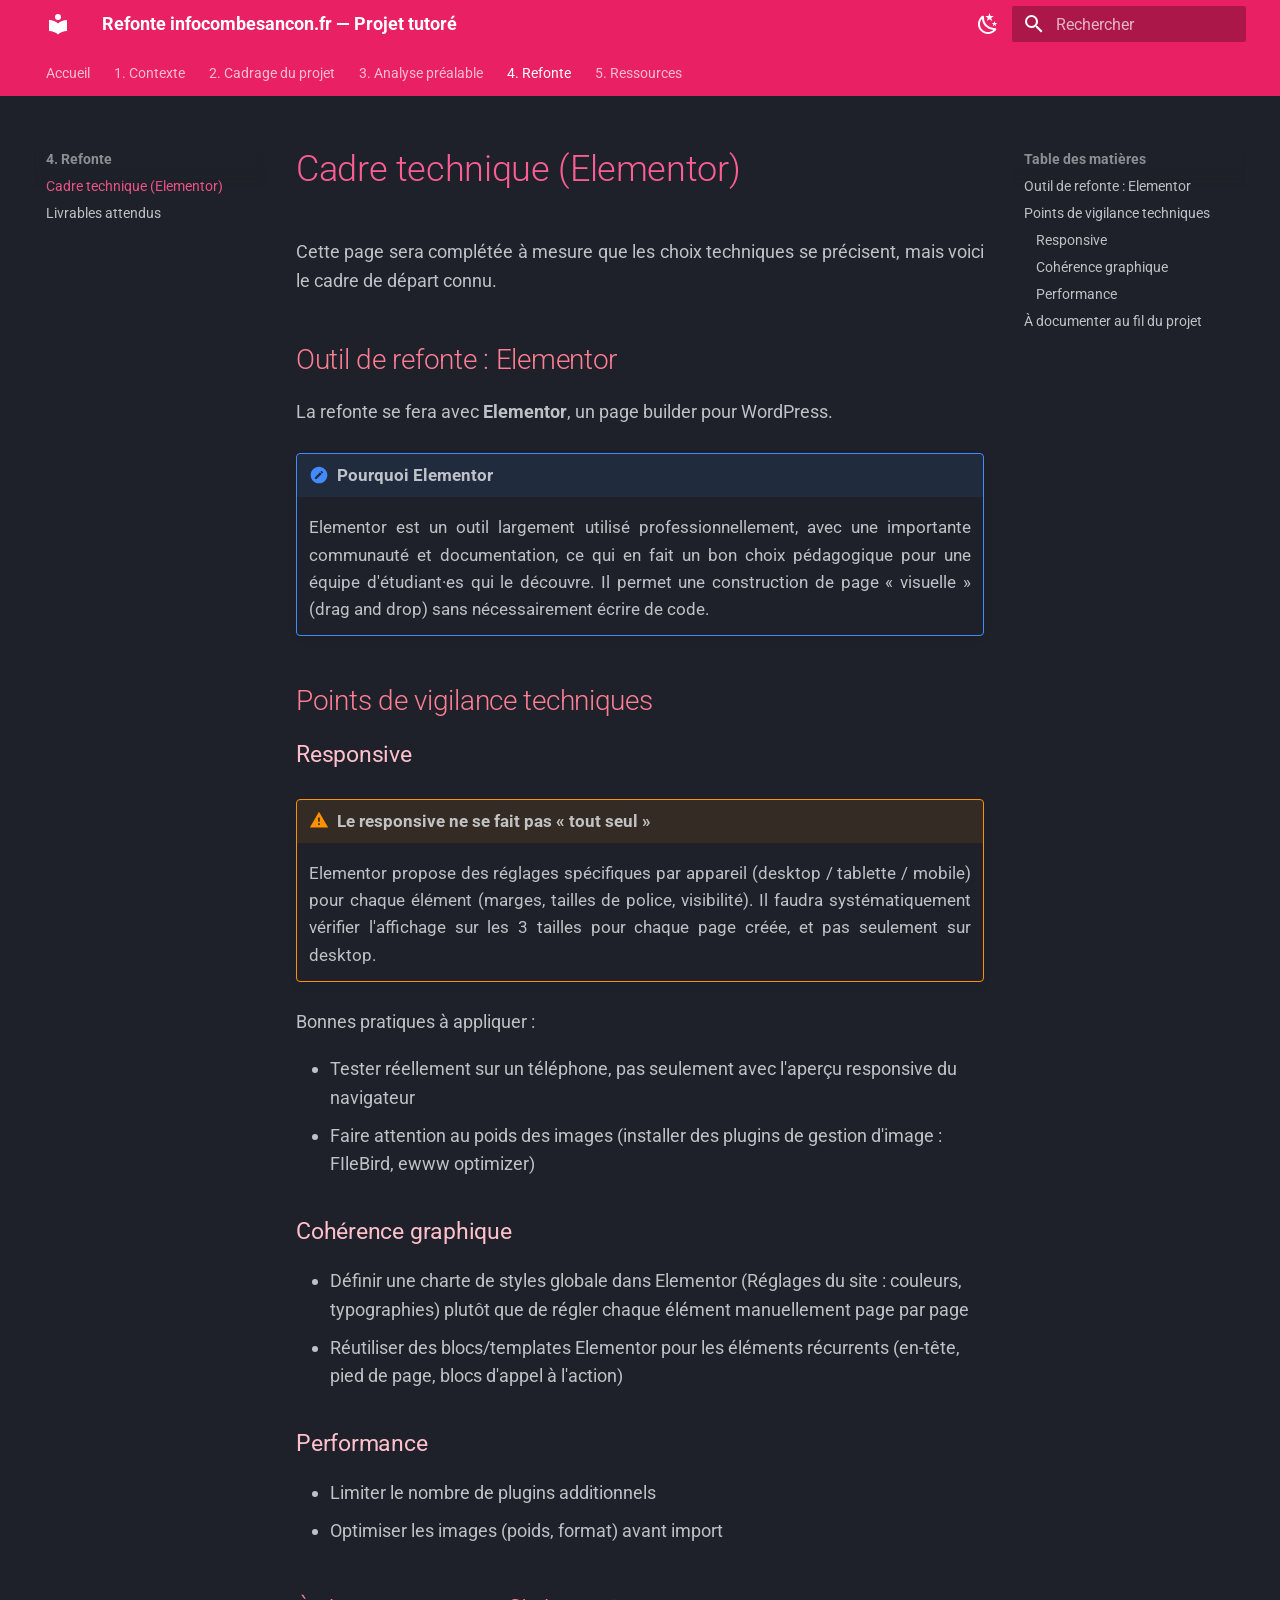
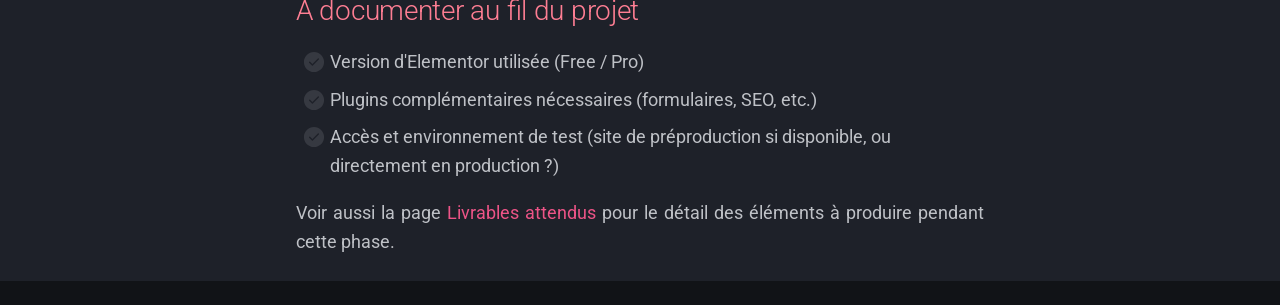
<file: 04-refonte/index.html>
<!doctype html>
<html lang="fr" class="no-js">
  <head>
    
      <meta charset="utf-8">
      <meta name="viewport" content="width=device-width,initial-scale=1">
      
        <meta name="description" content="Cahier des charges et trame de cadrage pour la refonte du site infocombesancon.fr">
      
      
      
      
        <link rel="prev" href="../03-analyse-prealable/benchmark/">
      
      
        <link rel="next" href="livrables-attendus/">
      
      
        
      
      
      <link rel="icon" href="../assets/images/favicon.png">
      <meta name="generator" content="mkdocs-1.6.1, mkdocs-material-9.7.6">
    
    
      
        <title>Cadre technique (Elementor) - Refonte infocombesancon.fr — Projet tutoré</title>
      
    
    
      <link rel="stylesheet" href="../assets/stylesheets/main.484c7ddc.min.css">
      
        
        <link rel="stylesheet" href="../assets/stylesheets/palette.ab4e12ef.min.css">
      
      


    
    
      
    
    
      
        
        
        <link rel="preconnect" href="https://fonts.gstatic.com" crossorigin>
        <link rel="stylesheet" href="https://fonts.googleapis.com/css?family=Roboto:300,300i,400,400i,700,700i%7CRoboto+Mono:400,400i,700,700i&display=fallback">
        <style>:root{--md-text-font:"Roboto";--md-code-font:"Roboto Mono"}</style>
      
    
    
      <link rel="stylesheet" href="../stylesheets/extra.css">
    
    <script>__md_scope=new URL("..",location),__md_hash=e=>[...e].reduce(((e,_)=>(e<<5)-e+_.charCodeAt(0)),0),__md_get=(e,_=localStorage,t=__md_scope)=>JSON.parse(_.getItem(t.pathname+"."+e)),__md_set=(e,_,t=localStorage,a=__md_scope)=>{try{t.setItem(a.pathname+"."+e,JSON.stringify(_))}catch(e){}}</script>
    
      

    
    
  </head>
  
  
    
    
      
    
    
    
    
    <body dir="ltr" data-md-color-scheme="slate" data-md-color-primary="pink" data-md-color-accent="indigo">
  
    
    <input class="md-toggle" data-md-toggle="drawer" type="checkbox" id="__drawer" autocomplete="off">
    <input class="md-toggle" data-md-toggle="search" type="checkbox" id="__search" autocomplete="off">
    <label class="md-overlay" for="__drawer"></label>
    <div data-md-component="skip">
      
        
        <a href="#cadre-technique-elementor" class="md-skip">
          Aller au contenu
        </a>
      
    </div>
    <div data-md-component="announce">
      
    </div>
    
    
      

<header class="md-header" data-md-component="header">
  <nav class="md-header__inner md-grid" aria-label="En-tête">
    <a href=".." title="Refonte infocombesancon.fr — Projet tutoré" class="md-header__button md-logo" aria-label="Refonte infocombesancon.fr — Projet tutoré" data-md-component="logo">
      
  
  <svg xmlns="http://www.w3.org/2000/svg" viewBox="0 0 24 24"><path d="M12 8a3 3 0 0 0 3-3 3 3 0 0 0-3-3 3 3 0 0 0-3 3 3 3 0 0 0 3 3m0 3.54C9.64 9.35 6.5 8 3 8v11c3.5 0 6.64 1.35 9 3.54 2.36-2.19 5.5-3.54 9-3.54V8c-3.5 0-6.64 1.35-9 3.54"/></svg>

    </a>
    <label class="md-header__button md-icon" for="__drawer">
      
      <svg xmlns="http://www.w3.org/2000/svg" viewBox="0 0 24 24"><path d="M3 6h18v2H3zm0 5h18v2H3zm0 5h18v2H3z"/></svg>
    </label>
    <div class="md-header__title" data-md-component="header-title">
      <div class="md-header__ellipsis">
        <div class="md-header__topic">
          <span class="md-ellipsis">
            Refonte infocombesancon.fr — Projet tutoré
          </span>
        </div>
        <div class="md-header__topic" data-md-component="header-topic">
          <span class="md-ellipsis">
            
              Cadre technique (Elementor)
            
          </span>
        </div>
      </div>
    </div>
    
      
        <form class="md-header__option" data-md-component="palette">
  
    
    
    
    <input class="md-option" data-md-color-media="" data-md-color-scheme="slate" data-md-color-primary="pink" data-md-color-accent="indigo"  aria-label="Passer en mode sombre"  type="radio" name="__palette" id="__palette_0">
    
      <label class="md-header__button md-icon" title="Passer en mode sombre" for="__palette_1" hidden>
        <svg xmlns="http://www.w3.org/2000/svg" viewBox="0 0 24 24"><path d="m17.75 4.09-2.53 1.94.91 3.06-2.63-1.81-2.63 1.81.91-3.06-2.53-1.94L12.44 4l1.06-3 1.06 3zm3.5 6.91-1.64 1.25.59 1.98-1.7-1.17-1.7 1.17.59-1.98L15.75 11l2.06-.05L18.5 9l.69 1.95zm-2.28 4.95c.83-.08 1.72 1.1 1.19 1.85-.32.45-.66.87-1.08 1.27C15.17 23 8.84 23 4.94 19.07c-3.91-3.9-3.91-10.24 0-14.14.4-.4.82-.76 1.27-1.08.75-.53 1.93.36 1.85 1.19-.27 2.86.69 5.83 2.89 8.02a9.96 9.96 0 0 0 8.02 2.89m-1.64 2.02a12.08 12.08 0 0 1-7.8-3.47c-2.17-2.19-3.33-5-3.49-7.82-2.81 3.14-2.7 7.96.31 10.98 3.02 3.01 7.84 3.12 10.98.31"/></svg>
      </label>
    
  
    
    
    
    <input class="md-option" data-md-color-media="" data-md-color-scheme="default" data-md-color-primary="pink" data-md-color-accent="indigo"  aria-label="Passer en mode clair"  type="radio" name="__palette" id="__palette_1">
    
      <label class="md-header__button md-icon" title="Passer en mode clair" for="__palette_0" hidden>
        <svg xmlns="http://www.w3.org/2000/svg" viewBox="0 0 24 24"><path d="M12 7a5 5 0 0 1 5 5 5 5 0 0 1-5 5 5 5 0 0 1-5-5 5 5 0 0 1 5-5m0 2a3 3 0 0 0-3 3 3 3 0 0 0 3 3 3 3 0 0 0 3-3 3 3 0 0 0-3-3m0-7 2.39 3.42C13.65 5.15 12.84 5 12 5s-1.65.15-2.39.42zM3.34 7l4.16-.35A7.2 7.2 0 0 0 5.94 8.5c-.44.74-.69 1.5-.83 2.29zm.02 10 1.76-3.77a7.131 7.131 0 0 0 2.38 4.14zM20.65 7l-1.77 3.79a7.02 7.02 0 0 0-2.38-4.15zm-.01 10-4.14.36c.59-.51 1.12-1.14 1.54-1.86.42-.73.69-1.5.83-2.29zM12 22l-2.41-3.44c.74.27 1.55.44 2.41.44.82 0 1.63-.17 2.37-.44z"/></svg>
      </label>
    
  
</form>
      
    
    
      <script>var palette=__md_get("__palette");if(palette&&palette.color){if("(prefers-color-scheme)"===palette.color.media){var media=matchMedia("(prefers-color-scheme: light)"),input=document.querySelector(media.matches?"[data-md-color-media='(prefers-color-scheme: light)']":"[data-md-color-media='(prefers-color-scheme: dark)']");palette.color.media=input.getAttribute("data-md-color-media"),palette.color.scheme=input.getAttribute("data-md-color-scheme"),palette.color.primary=input.getAttribute("data-md-color-primary"),palette.color.accent=input.getAttribute("data-md-color-accent")}for(var[key,value]of Object.entries(palette.color))document.body.setAttribute("data-md-color-"+key,value)}</script>
    
    
    
      
      
        <label class="md-header__button md-icon" for="__search">
          
          <svg xmlns="http://www.w3.org/2000/svg" viewBox="0 0 24 24"><path d="M9.5 3A6.5 6.5 0 0 1 16 9.5c0 1.61-.59 3.09-1.56 4.23l.27.27h.79l5 5-1.5 1.5-5-5v-.79l-.27-.27A6.52 6.52 0 0 1 9.5 16 6.5 6.5 0 0 1 3 9.5 6.5 6.5 0 0 1 9.5 3m0 2C7 5 5 7 5 9.5S7 14 9.5 14 14 12 14 9.5 12 5 9.5 5"/></svg>
        </label>
        <div class="md-search" data-md-component="search" role="dialog">
  <label class="md-search__overlay" for="__search"></label>
  <div class="md-search__inner" role="search">
    <form class="md-search__form" name="search">
      <input type="text" class="md-search__input" name="query" aria-label="Rechercher" placeholder="Rechercher" autocapitalize="off" autocorrect="off" autocomplete="off" spellcheck="false" data-md-component="search-query" required>
      <label class="md-search__icon md-icon" for="__search">
        
        <svg xmlns="http://www.w3.org/2000/svg" viewBox="0 0 24 24"><path d="M9.5 3A6.5 6.5 0 0 1 16 9.5c0 1.61-.59 3.09-1.56 4.23l.27.27h.79l5 5-1.5 1.5-5-5v-.79l-.27-.27A6.52 6.52 0 0 1 9.5 16 6.5 6.5 0 0 1 3 9.5 6.5 6.5 0 0 1 9.5 3m0 2C7 5 5 7 5 9.5S7 14 9.5 14 14 12 14 9.5 12 5 9.5 5"/></svg>
        
        <svg xmlns="http://www.w3.org/2000/svg" viewBox="0 0 24 24"><path d="M20 11v2H8l5.5 5.5-1.42 1.42L4.16 12l7.92-7.92L13.5 5.5 8 11z"/></svg>
      </label>
      <nav class="md-search__options" aria-label="Recherche">
        
        <button type="reset" class="md-search__icon md-icon" title="Effacer" aria-label="Effacer" tabindex="-1">
          
          <svg xmlns="http://www.w3.org/2000/svg" viewBox="0 0 24 24"><path d="M19 6.41 17.59 5 12 10.59 6.41 5 5 6.41 10.59 12 5 17.59 6.41 19 12 13.41 17.59 19 19 17.59 13.41 12z"/></svg>
        </button>
      </nav>
      
        <div class="md-search__suggest" data-md-component="search-suggest"></div>
      
    </form>
    <div class="md-search__output">
      <div class="md-search__scrollwrap" tabindex="0" data-md-scrollfix>
        <div class="md-search-result" data-md-component="search-result">
          <div class="md-search-result__meta">
            Initialisation de la recherche
          </div>
          <ol class="md-search-result__list" role="presentation"></ol>
        </div>
      </div>
    </div>
  </div>
</div>
      
    
    
  </nav>
  
</header>
    
    <div class="md-container" data-md-component="container">
      
      
        
          
            
<nav class="md-tabs" aria-label="Onglets" data-md-component="tabs">
  <div class="md-grid">
    <ul class="md-tabs__list">
      
        
  
  
  
  
    <li class="md-tabs__item">
      <a href=".." class="md-tabs__link">
        
  
  
    
  
  Accueil

      </a>
    </li>
  

      
        
  
  
  
  
    
    
      <li class="md-tabs__item">
        <a href="../01-contexte/" class="md-tabs__link">
          
  
  
  1. Contexte

        </a>
      </li>
    
  

      
        
  
  
  
  
    
    
      <li class="md-tabs__item">
        <a href="../02-cadrage/" class="md-tabs__link">
          
  
  
  2. Cadrage du projet

        </a>
      </li>
    
  

      
        
  
  
  
  
    
    
      <li class="md-tabs__item">
        <a href="../03-analyse-prealable/" class="md-tabs__link">
          
  
  
  3. Analyse préalable

        </a>
      </li>
    
  

      
        
  
  
  
    
  
  
    
    
      <li class="md-tabs__item md-tabs__item--active">
        <a href="./" class="md-tabs__link">
          
  
  
  4. Refonte

        </a>
      </li>
    
  

      
        
  
  
  
  
    <li class="md-tabs__item">
      <a href="../05-ressources/" class="md-tabs__link">
        
  
  
    
  
  5. Ressources

      </a>
    </li>
  

      
    </ul>
  </div>
</nav>
          
        
      
      <main class="md-main" data-md-component="main">
        <div class="md-main__inner md-grid">
          
            
              
              <div class="md-sidebar md-sidebar--primary" data-md-component="sidebar" data-md-type="navigation" >
                <div class="md-sidebar__scrollwrap">
                  <div class="md-sidebar__inner">
                    


  


<nav class="md-nav md-nav--primary md-nav--lifted" aria-label="Navigation" data-md-level="0">
  <label class="md-nav__title" for="__drawer">
    <a href=".." title="Refonte infocombesancon.fr — Projet tutoré" class="md-nav__button md-logo" aria-label="Refonte infocombesancon.fr — Projet tutoré" data-md-component="logo">
      
  
  <svg xmlns="http://www.w3.org/2000/svg" viewBox="0 0 24 24"><path d="M12 8a3 3 0 0 0 3-3 3 3 0 0 0-3-3 3 3 0 0 0-3 3 3 3 0 0 0 3 3m0 3.54C9.64 9.35 6.5 8 3 8v11c3.5 0 6.64 1.35 9 3.54 2.36-2.19 5.5-3.54 9-3.54V8c-3.5 0-6.64 1.35-9 3.54"/></svg>

    </a>
    Refonte infocombesancon.fr — Projet tutoré
  </label>
  
  <ul class="md-nav__list" data-md-scrollfix>
    
      
      
  
  
  
  
    <li class="md-nav__item">
      <a href=".." class="md-nav__link">
        
  
  
  <span class="md-ellipsis">
    
  
    Accueil
  

    
  </span>
  
  

      </a>
    </li>
  

    
      
      
  
  
  
  
    
    
    
    
      
      
        
      
    
    
    <li class="md-nav__item md-nav__item--nested">
      
        
        
        <input class="md-nav__toggle md-toggle " type="checkbox" id="__nav_2" >
        
          
          <label class="md-nav__link" for="__nav_2" id="__nav_2_label" tabindex="0">
            
  
  
  <span class="md-ellipsis">
    
  
    1. Contexte
  

    
  </span>
  
  

            <span class="md-nav__icon md-icon"></span>
          </label>
        
        <nav class="md-nav" data-md-level="1" aria-labelledby="__nav_2_label" aria-expanded="false">
          <label class="md-nav__title" for="__nav_2">
            <span class="md-nav__icon md-icon"></span>
            
  
    1. Contexte
  

          </label>
          <ul class="md-nav__list" data-md-scrollfix>
            
              
                
  
  
  
  
    <li class="md-nav__item">
      <a href="../01-contexte/" class="md-nav__link">
        
  
  
  <span class="md-ellipsis">
    
  
    Le site actuel
  

    
  </span>
  
  

      </a>
    </li>
  

              
            
          </ul>
        </nav>
      
    </li>
  

    
      
      
  
  
  
  
    
    
    
    
      
      
        
      
    
    
    <li class="md-nav__item md-nav__item--nested">
      
        
        
        <input class="md-nav__toggle md-toggle " type="checkbox" id="__nav_3" >
        
          
          <label class="md-nav__link" for="__nav_3" id="__nav_3_label" tabindex="0">
            
  
  
  <span class="md-ellipsis">
    
  
    2. Cadrage du projet
  

    
  </span>
  
  

            <span class="md-nav__icon md-icon"></span>
          </label>
        
        <nav class="md-nav" data-md-level="1" aria-labelledby="__nav_3_label" aria-expanded="false">
          <label class="md-nav__title" for="__nav_3">
            <span class="md-nav__icon md-icon"></span>
            
  
    2. Cadrage du projet
  

          </label>
          <ul class="md-nav__list" data-md-scrollfix>
            
              
                
  
  
  
  
    <li class="md-nav__item">
      <a href="../02-cadrage/" class="md-nav__link">
        
  
  
  <span class="md-ellipsis">
    
  
    Objectifs et livrables
  

    
  </span>
  
  

      </a>
    </li>
  

              
            
              
                
  
  
  
  
    <li class="md-nav__item">
      <a href="../02-cadrage/equipe/" class="md-nav__link">
        
  
  
  <span class="md-ellipsis">
    
  
    Équipe
  

    
  </span>
  
  

      </a>
    </li>
  

              
            
              
                
  
  
  
  
    <li class="md-nav__item">
      <a href="../02-cadrage/planning/" class="md-nav__link">
        
  
  
  <span class="md-ellipsis">
    
  
    Planning
  

    
  </span>
  
  

      </a>
    </li>
  

              
            
          </ul>
        </nav>
      
    </li>
  

    
      
      
  
  
  
  
    
    
    
    
      
      
        
      
    
    
    <li class="md-nav__item md-nav__item--nested">
      
        
        
        <input class="md-nav__toggle md-toggle " type="checkbox" id="__nav_4" >
        
          
          <label class="md-nav__link" for="__nav_4" id="__nav_4_label" tabindex="0">
            
  
  
  <span class="md-ellipsis">
    
  
    3. Analyse préalable
  

    
  </span>
  
  

            <span class="md-nav__icon md-icon"></span>
          </label>
        
        <nav class="md-nav" data-md-level="1" aria-labelledby="__nav_4_label" aria-expanded="false">
          <label class="md-nav__title" for="__nav_4">
            <span class="md-nav__icon md-icon"></span>
            
  
    3. Analyse préalable
  

          </label>
          <ul class="md-nav__list" data-md-scrollfix>
            
              
                
  
  
  
  
    <li class="md-nav__item">
      <a href="../03-analyse-prealable/" class="md-nav__link">
        
  
  
  <span class="md-ellipsis">
    
  
    Pourquoi analyser avant de refondre
  

    
  </span>
  
  

      </a>
    </li>
  

              
            
              
                
  
  
  
  
    <li class="md-nav__item">
      <a href="../03-analyse-prealable/cibles-objectifs/" class="md-nav__link">
        
  
  
  <span class="md-ellipsis">
    
  
    Cibles et objectifs
  

    
  </span>
  
  

      </a>
    </li>
  

              
            
              
                
  
  
  
  
    <li class="md-nav__item">
      <a href="../03-analyse-prealable/audit-existant/" class="md-nav__link">
        
  
  
  <span class="md-ellipsis">
    
  
    Audit du site existant
  

    
  </span>
  
  

      </a>
    </li>
  

              
            
              
                
  
  
  
  
    <li class="md-nav__item">
      <a href="../03-analyse-prealable/benchmark/" class="md-nav__link">
        
  
  
  <span class="md-ellipsis">
    
  
    Benchmark
  

    
  </span>
  
  

      </a>
    </li>
  

              
            
          </ul>
        </nav>
      
    </li>
  

    
      
      
  
  
    
  
  
  
    
    
    
    
      
        
        
      
      
        
      
    
    
    <li class="md-nav__item md-nav__item--active md-nav__item--section md-nav__item--nested">
      
        
        
        <input class="md-nav__toggle md-toggle " type="checkbox" id="__nav_5" checked>
        
          
          <label class="md-nav__link" for="__nav_5" id="__nav_5_label" tabindex="">
            
  
  
  <span class="md-ellipsis">
    
  
    4. Refonte
  

    
  </span>
  
  

            <span class="md-nav__icon md-icon"></span>
          </label>
        
        <nav class="md-nav" data-md-level="1" aria-labelledby="__nav_5_label" aria-expanded="true">
          <label class="md-nav__title" for="__nav_5">
            <span class="md-nav__icon md-icon"></span>
            
  
    4. Refonte
  

          </label>
          <ul class="md-nav__list" data-md-scrollfix>
            
              
                
  
  
    
  
  
  
    <li class="md-nav__item md-nav__item--active">
      
      <input class="md-nav__toggle md-toggle" type="checkbox" id="__toc">
      
      
        
      
      
        <label class="md-nav__link md-nav__link--active" for="__toc">
          
  
  
  <span class="md-ellipsis">
    
  
    Cadre technique (Elementor)
  

    
  </span>
  
  

          <span class="md-nav__icon md-icon"></span>
        </label>
      
      <a href="./" class="md-nav__link md-nav__link--active">
        
  
  
  <span class="md-ellipsis">
    
  
    Cadre technique (Elementor)
  

    
  </span>
  
  

      </a>
      
        

<nav class="md-nav md-nav--secondary" aria-label="Table des matières">
  
  
  
    
  
  
    <label class="md-nav__title" for="__toc">
      <span class="md-nav__icon md-icon"></span>
      Table des matières
    </label>
    <ul class="md-nav__list" data-md-component="toc" data-md-scrollfix>
      
        <li class="md-nav__item">
  <a href="#outil-de-refonte-elementor" class="md-nav__link">
    <span class="md-ellipsis">
      
        Outil de refonte : Elementor
      
    </span>
  </a>
  
</li>
      
        <li class="md-nav__item">
  <a href="#points-de-vigilance-techniques" class="md-nav__link">
    <span class="md-ellipsis">
      
        Points de vigilance techniques
      
    </span>
  </a>
  
    <nav class="md-nav" aria-label="Points de vigilance techniques">
      <ul class="md-nav__list">
        
          <li class="md-nav__item">
  <a href="#responsive" class="md-nav__link">
    <span class="md-ellipsis">
      
        Responsive
      
    </span>
  </a>
  
</li>
        
          <li class="md-nav__item">
  <a href="#coherence-graphique" class="md-nav__link">
    <span class="md-ellipsis">
      
        Cohérence graphique
      
    </span>
  </a>
  
</li>
        
          <li class="md-nav__item">
  <a href="#performance" class="md-nav__link">
    <span class="md-ellipsis">
      
        Performance
      
    </span>
  </a>
  
</li>
        
      </ul>
    </nav>
  
</li>
      
        <li class="md-nav__item">
  <a href="#a-documenter-au-fil-du-projet" class="md-nav__link">
    <span class="md-ellipsis">
      
        À documenter au fil du projet
      
    </span>
  </a>
  
</li>
      
    </ul>
  
</nav>
      
    </li>
  

              
            
              
                
  
  
  
  
    <li class="md-nav__item">
      <a href="livrables-attendus/" class="md-nav__link">
        
  
  
  <span class="md-ellipsis">
    
  
    Livrables attendus
  

    
  </span>
  
  

      </a>
    </li>
  

              
            
          </ul>
        </nav>
      
    </li>
  

    
      
      
  
  
  
  
    <li class="md-nav__item">
      <a href="../05-ressources/" class="md-nav__link">
        
  
  
  <span class="md-ellipsis">
    
  
    5. Ressources
  

    
  </span>
  
  

      </a>
    </li>
  

    
  </ul>
</nav>
                  </div>
                </div>
              </div>
            
            
              
              <div class="md-sidebar md-sidebar--secondary" data-md-component="sidebar" data-md-type="toc" >
                <div class="md-sidebar__scrollwrap">
                  <div class="md-sidebar__inner">
                    

<nav class="md-nav md-nav--secondary" aria-label="Table des matières">
  
  
  
    
  
  
    <label class="md-nav__title" for="__toc">
      <span class="md-nav__icon md-icon"></span>
      Table des matières
    </label>
    <ul class="md-nav__list" data-md-component="toc" data-md-scrollfix>
      
        <li class="md-nav__item">
  <a href="#outil-de-refonte-elementor" class="md-nav__link">
    <span class="md-ellipsis">
      
        Outil de refonte : Elementor
      
    </span>
  </a>
  
</li>
      
        <li class="md-nav__item">
  <a href="#points-de-vigilance-techniques" class="md-nav__link">
    <span class="md-ellipsis">
      
        Points de vigilance techniques
      
    </span>
  </a>
  
    <nav class="md-nav" aria-label="Points de vigilance techniques">
      <ul class="md-nav__list">
        
          <li class="md-nav__item">
  <a href="#responsive" class="md-nav__link">
    <span class="md-ellipsis">
      
        Responsive
      
    </span>
  </a>
  
</li>
        
          <li class="md-nav__item">
  <a href="#coherence-graphique" class="md-nav__link">
    <span class="md-ellipsis">
      
        Cohérence graphique
      
    </span>
  </a>
  
</li>
        
          <li class="md-nav__item">
  <a href="#performance" class="md-nav__link">
    <span class="md-ellipsis">
      
        Performance
      
    </span>
  </a>
  
</li>
        
      </ul>
    </nav>
  
</li>
      
        <li class="md-nav__item">
  <a href="#a-documenter-au-fil-du-projet" class="md-nav__link">
    <span class="md-ellipsis">
      
        À documenter au fil du projet
      
    </span>
  </a>
  
</li>
      
    </ul>
  
</nav>
                  </div>
                </div>
              </div>
            
          
          
            <div class="md-content" data-md-component="content">
              
              <article class="md-content__inner md-typeset">
                
                  



<h1 id="cadre-technique-elementor">Cadre technique (Elementor)<a class="headerlink" href="#cadre-technique-elementor" title="Permanent link">&para;</a></h1>
<p>Cette page sera complétée à mesure que les choix techniques se précisent, mais voici le cadre de départ connu.</p>
<h2 id="outil-de-refonte-elementor">Outil de refonte : Elementor<a class="headerlink" href="#outil-de-refonte-elementor" title="Permanent link">&para;</a></h2>
<p>La refonte se fera avec <strong>Elementor</strong>, un page builder pour WordPress.</p>
<div class="admonition note">
<p class="admonition-title">Pourquoi Elementor</p>
<p>Elementor est un outil largement utilisé professionnellement, avec une importante communauté et documentation, ce qui en fait un bon choix pédagogique pour une équipe d'étudiant·es qui le découvre. Il permet une construction de page « visuelle » (drag and drop) sans nécessairement écrire de code.</p>
</div>
<h2 id="points-de-vigilance-techniques">Points de vigilance techniques<a class="headerlink" href="#points-de-vigilance-techniques" title="Permanent link">&para;</a></h2>
<h3 id="responsive">Responsive<a class="headerlink" href="#responsive" title="Permanent link">&para;</a></h3>
<div class="admonition warning">
<p class="admonition-title">Le responsive ne se fait pas « tout seul »</p>
<p>Elementor propose des réglages spécifiques par appareil (desktop / tablette / mobile) pour chaque élément (marges, tailles de police, visibilité). Il faudra systématiquement vérifier l'affichage sur les 3 tailles pour chaque page créée, et pas seulement sur desktop.</p>
</div>
<p>Bonnes pratiques à appliquer :</p>
<ul>
<li>Tester réellement sur un téléphone, pas seulement avec l'aperçu responsive du navigateur</li>
<li>Faire attention au poids des images (installer des plugins de gestion d'image : FIleBird, ewww optimizer)</li>
</ul>
<h3 id="coherence-graphique">Cohérence graphique<a class="headerlink" href="#coherence-graphique" title="Permanent link">&para;</a></h3>
<ul>
<li>Définir une charte de styles globale dans Elementor (Réglages du site : couleurs, typographies) plutôt que de régler chaque élément manuellement page par page</li>
<li>Réutiliser des blocs/templates Elementor pour les éléments récurrents (en-tête, pied de page, blocs d'appel à l'action)</li>
</ul>
<h3 id="performance">Performance<a class="headerlink" href="#performance" title="Permanent link">&para;</a></h3>
<ul>
<li>Limiter le nombre de plugins additionnels</li>
<li>Optimiser les images (poids, format) avant import</li>
</ul>
<h2 id="a-documenter-au-fil-du-projet">À documenter au fil du projet<a class="headerlink" href="#a-documenter-au-fil-du-projet" title="Permanent link">&para;</a></h2>
<ul class="task-list">
<li class="task-list-item"><label class="task-list-control"><input type="checkbox" disabled/><span class="task-list-indicator"></span></label> Version d'Elementor utilisée (Free / Pro)</li>
<li class="task-list-item"><label class="task-list-control"><input type="checkbox" disabled/><span class="task-list-indicator"></span></label> Plugins complémentaires nécessaires (formulaires, SEO, etc.)</li>
<li class="task-list-item"><label class="task-list-control"><input type="checkbox" disabled/><span class="task-list-indicator"></span></label> Accès et environnement de test (site de préproduction si disponible, ou directement en production ?)</li>
</ul>
<p>Voir aussi la page <a href="livrables-attendus/">Livrables attendus</a> pour le détail des éléments à produire pendant cette phase.</p>












                
              </article>
            </div>
          
          
<script>var target=document.getElementById(location.hash.slice(1));target&&target.name&&(target.checked=target.name.startsWith("__tabbed_"))</script>
        </div>
        
          <button type="button" class="md-top md-icon" data-md-component="top" hidden>
  
  <svg xmlns="http://www.w3.org/2000/svg" viewBox="0 0 24 24"><path d="M13 20h-2V8l-5.5 5.5-1.42-1.42L12 4.16l7.92 7.92-1.42 1.42L13 8z"/></svg>
  Retour en haut de la page
</button>
        
      </main>
      
        <footer class="md-footer">
  
  <div class="md-footer-meta md-typeset">
    <div class="md-footer-meta__inner md-grid">
      <div class="md-copyright">
  
  
</div>
      
    </div>
  </div>
</footer>
      
    </div>
    <div class="md-dialog" data-md-component="dialog">
      <div class="md-dialog__inner md-typeset"></div>
    </div>
    
    
    
      
      
      <script id="__config" type="application/json">{"annotate": null, "base": "..", "features": ["navigation.tabs", "navigation.sections", "navigation.top", "search.suggest", "search.highlight", "content.code.copy"], "search": "../assets/javascripts/workers/search.2c215733.min.js", "tags": null, "translations": {"clipboard.copied": "Copi\u00e9 dans le presse-papier", "clipboard.copy": "Copier dans le presse-papier", "search.result.more.one": "1 de plus sur cette page", "search.result.more.other": "# de plus sur cette page", "search.result.none": "Aucun document trouv\u00e9", "search.result.one": "1 document trouv\u00e9", "search.result.other": "# documents trouv\u00e9s", "search.result.placeholder": "Taper pour d\u00e9marrer la recherche", "search.result.term.missing": "Non trouv\u00e9", "select.version": "S\u00e9lectionner la version"}, "version": null}</script>
    
    
      <script src="../assets/javascripts/bundle.79ae519e.min.js"></script>
      
    
  </body>
</html>
</file>
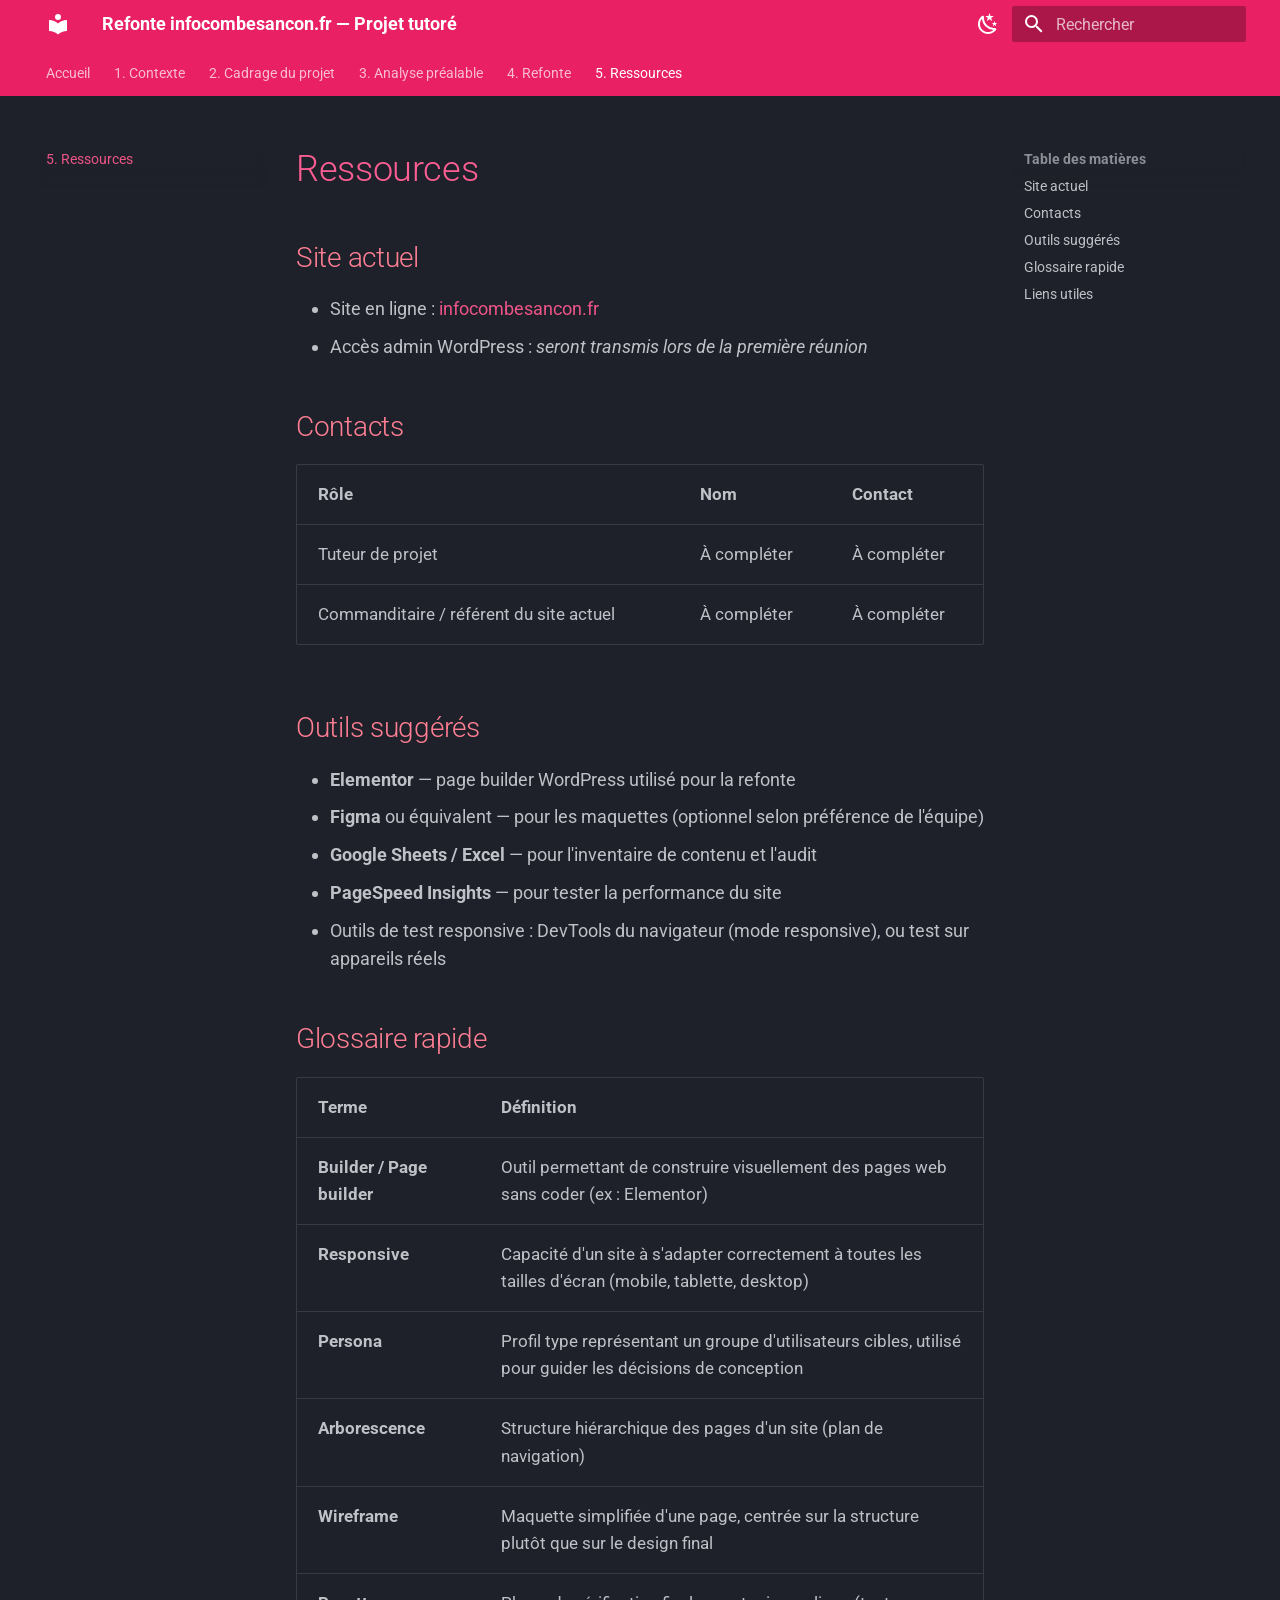
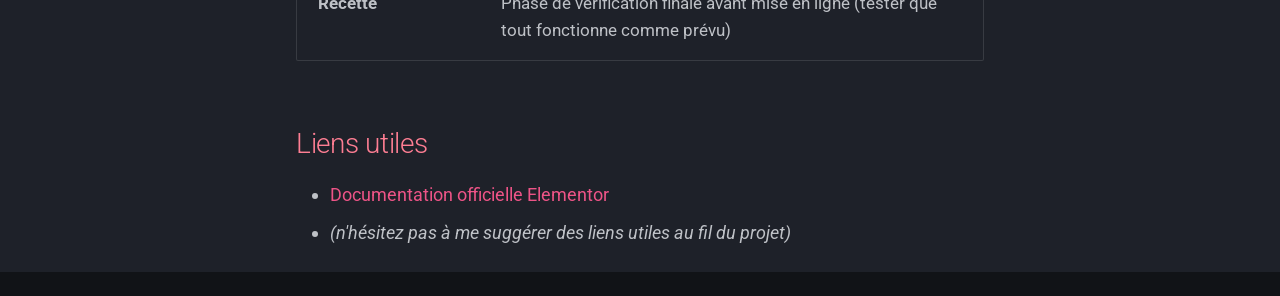
<file: 05-ressources/index.html>
<!doctype html>
<html lang="fr" class="no-js">
  <head>
    
      <meta charset="utf-8">
      <meta name="viewport" content="width=device-width,initial-scale=1">
      
        <meta name="description" content="Cahier des charges et trame de cadrage pour la refonte du site infocombesancon.fr">
      
      
      
      
        <link rel="prev" href="../04-refonte/livrables-attendus/">
      
      
      
        
      
      
      <link rel="icon" href="../assets/images/favicon.png">
      <meta name="generator" content="mkdocs-1.6.1, mkdocs-material-9.7.6">
    
    
      
        <title>5. Ressources - Refonte infocombesancon.fr — Projet tutoré</title>
      
    
    
      <link rel="stylesheet" href="../assets/stylesheets/main.484c7ddc.min.css">
      
        
        <link rel="stylesheet" href="../assets/stylesheets/palette.ab4e12ef.min.css">
      
      


    
    
      
    
    
      
        
        
        <link rel="preconnect" href="https://fonts.gstatic.com" crossorigin>
        <link rel="stylesheet" href="https://fonts.googleapis.com/css?family=Roboto:300,300i,400,400i,700,700i%7CRoboto+Mono:400,400i,700,700i&display=fallback">
        <style>:root{--md-text-font:"Roboto";--md-code-font:"Roboto Mono"}</style>
      
    
    
      <link rel="stylesheet" href="../stylesheets/extra.css">
    
    <script>__md_scope=new URL("..",location),__md_hash=e=>[...e].reduce(((e,_)=>(e<<5)-e+_.charCodeAt(0)),0),__md_get=(e,_=localStorage,t=__md_scope)=>JSON.parse(_.getItem(t.pathname+"."+e)),__md_set=(e,_,t=localStorage,a=__md_scope)=>{try{t.setItem(a.pathname+"."+e,JSON.stringify(_))}catch(e){}}</script>
    
      

    
    
  </head>
  
  
    
    
      
    
    
    
    
    <body dir="ltr" data-md-color-scheme="slate" data-md-color-primary="pink" data-md-color-accent="indigo">
  
    
    <input class="md-toggle" data-md-toggle="drawer" type="checkbox" id="__drawer" autocomplete="off">
    <input class="md-toggle" data-md-toggle="search" type="checkbox" id="__search" autocomplete="off">
    <label class="md-overlay" for="__drawer"></label>
    <div data-md-component="skip">
      
        
        <a href="#ressources" class="md-skip">
          Aller au contenu
        </a>
      
    </div>
    <div data-md-component="announce">
      
    </div>
    
    
      

<header class="md-header" data-md-component="header">
  <nav class="md-header__inner md-grid" aria-label="En-tête">
    <a href=".." title="Refonte infocombesancon.fr — Projet tutoré" class="md-header__button md-logo" aria-label="Refonte infocombesancon.fr — Projet tutoré" data-md-component="logo">
      
  
  <svg xmlns="http://www.w3.org/2000/svg" viewBox="0 0 24 24"><path d="M12 8a3 3 0 0 0 3-3 3 3 0 0 0-3-3 3 3 0 0 0-3 3 3 3 0 0 0 3 3m0 3.54C9.64 9.35 6.5 8 3 8v11c3.5 0 6.64 1.35 9 3.54 2.36-2.19 5.5-3.54 9-3.54V8c-3.5 0-6.64 1.35-9 3.54"/></svg>

    </a>
    <label class="md-header__button md-icon" for="__drawer">
      
      <svg xmlns="http://www.w3.org/2000/svg" viewBox="0 0 24 24"><path d="M3 6h18v2H3zm0 5h18v2H3zm0 5h18v2H3z"/></svg>
    </label>
    <div class="md-header__title" data-md-component="header-title">
      <div class="md-header__ellipsis">
        <div class="md-header__topic">
          <span class="md-ellipsis">
            Refonte infocombesancon.fr — Projet tutoré
          </span>
        </div>
        <div class="md-header__topic" data-md-component="header-topic">
          <span class="md-ellipsis">
            
              5. Ressources
            
          </span>
        </div>
      </div>
    </div>
    
      
        <form class="md-header__option" data-md-component="palette">
  
    
    
    
    <input class="md-option" data-md-color-media="" data-md-color-scheme="slate" data-md-color-primary="pink" data-md-color-accent="indigo"  aria-label="Passer en mode sombre"  type="radio" name="__palette" id="__palette_0">
    
      <label class="md-header__button md-icon" title="Passer en mode sombre" for="__palette_1" hidden>
        <svg xmlns="http://www.w3.org/2000/svg" viewBox="0 0 24 24"><path d="m17.75 4.09-2.53 1.94.91 3.06-2.63-1.81-2.63 1.81.91-3.06-2.53-1.94L12.44 4l1.06-3 1.06 3zm3.5 6.91-1.64 1.25.59 1.98-1.7-1.17-1.7 1.17.59-1.98L15.75 11l2.06-.05L18.5 9l.69 1.95zm-2.28 4.95c.83-.08 1.72 1.1 1.19 1.85-.32.45-.66.87-1.08 1.27C15.17 23 8.84 23 4.94 19.07c-3.91-3.9-3.91-10.24 0-14.14.4-.4.82-.76 1.27-1.08.75-.53 1.93.36 1.85 1.19-.27 2.86.69 5.83 2.89 8.02a9.96 9.96 0 0 0 8.02 2.89m-1.64 2.02a12.08 12.08 0 0 1-7.8-3.47c-2.17-2.19-3.33-5-3.49-7.82-2.81 3.14-2.7 7.96.31 10.98 3.02 3.01 7.84 3.12 10.98.31"/></svg>
      </label>
    
  
    
    
    
    <input class="md-option" data-md-color-media="" data-md-color-scheme="default" data-md-color-primary="pink" data-md-color-accent="indigo"  aria-label="Passer en mode clair"  type="radio" name="__palette" id="__palette_1">
    
      <label class="md-header__button md-icon" title="Passer en mode clair" for="__palette_0" hidden>
        <svg xmlns="http://www.w3.org/2000/svg" viewBox="0 0 24 24"><path d="M12 7a5 5 0 0 1 5 5 5 5 0 0 1-5 5 5 5 0 0 1-5-5 5 5 0 0 1 5-5m0 2a3 3 0 0 0-3 3 3 3 0 0 0 3 3 3 3 0 0 0 3-3 3 3 0 0 0-3-3m0-7 2.39 3.42C13.65 5.15 12.84 5 12 5s-1.65.15-2.39.42zM3.34 7l4.16-.35A7.2 7.2 0 0 0 5.94 8.5c-.44.74-.69 1.5-.83 2.29zm.02 10 1.76-3.77a7.131 7.131 0 0 0 2.38 4.14zM20.65 7l-1.77 3.79a7.02 7.02 0 0 0-2.38-4.15zm-.01 10-4.14.36c.59-.51 1.12-1.14 1.54-1.86.42-.73.69-1.5.83-2.29zM12 22l-2.41-3.44c.74.27 1.55.44 2.41.44.82 0 1.63-.17 2.37-.44z"/></svg>
      </label>
    
  
</form>
      
    
    
      <script>var palette=__md_get("__palette");if(palette&&palette.color){if("(prefers-color-scheme)"===palette.color.media){var media=matchMedia("(prefers-color-scheme: light)"),input=document.querySelector(media.matches?"[data-md-color-media='(prefers-color-scheme: light)']":"[data-md-color-media='(prefers-color-scheme: dark)']");palette.color.media=input.getAttribute("data-md-color-media"),palette.color.scheme=input.getAttribute("data-md-color-scheme"),palette.color.primary=input.getAttribute("data-md-color-primary"),palette.color.accent=input.getAttribute("data-md-color-accent")}for(var[key,value]of Object.entries(palette.color))document.body.setAttribute("data-md-color-"+key,value)}</script>
    
    
    
      
      
        <label class="md-header__button md-icon" for="__search">
          
          <svg xmlns="http://www.w3.org/2000/svg" viewBox="0 0 24 24"><path d="M9.5 3A6.5 6.5 0 0 1 16 9.5c0 1.61-.59 3.09-1.56 4.23l.27.27h.79l5 5-1.5 1.5-5-5v-.79l-.27-.27A6.52 6.52 0 0 1 9.5 16 6.5 6.5 0 0 1 3 9.5 6.5 6.5 0 0 1 9.5 3m0 2C7 5 5 7 5 9.5S7 14 9.5 14 14 12 14 9.5 12 5 9.5 5"/></svg>
        </label>
        <div class="md-search" data-md-component="search" role="dialog">
  <label class="md-search__overlay" for="__search"></label>
  <div class="md-search__inner" role="search">
    <form class="md-search__form" name="search">
      <input type="text" class="md-search__input" name="query" aria-label="Rechercher" placeholder="Rechercher" autocapitalize="off" autocorrect="off" autocomplete="off" spellcheck="false" data-md-component="search-query" required>
      <label class="md-search__icon md-icon" for="__search">
        
        <svg xmlns="http://www.w3.org/2000/svg" viewBox="0 0 24 24"><path d="M9.5 3A6.5 6.5 0 0 1 16 9.5c0 1.61-.59 3.09-1.56 4.23l.27.27h.79l5 5-1.5 1.5-5-5v-.79l-.27-.27A6.52 6.52 0 0 1 9.5 16 6.5 6.5 0 0 1 3 9.5 6.5 6.5 0 0 1 9.5 3m0 2C7 5 5 7 5 9.5S7 14 9.5 14 14 12 14 9.5 12 5 9.5 5"/></svg>
        
        <svg xmlns="http://www.w3.org/2000/svg" viewBox="0 0 24 24"><path d="M20 11v2H8l5.5 5.5-1.42 1.42L4.16 12l7.92-7.92L13.5 5.5 8 11z"/></svg>
      </label>
      <nav class="md-search__options" aria-label="Recherche">
        
        <button type="reset" class="md-search__icon md-icon" title="Effacer" aria-label="Effacer" tabindex="-1">
          
          <svg xmlns="http://www.w3.org/2000/svg" viewBox="0 0 24 24"><path d="M19 6.41 17.59 5 12 10.59 6.41 5 5 6.41 10.59 12 5 17.59 6.41 19 12 13.41 17.59 19 19 17.59 13.41 12z"/></svg>
        </button>
      </nav>
      
        <div class="md-search__suggest" data-md-component="search-suggest"></div>
      
    </form>
    <div class="md-search__output">
      <div class="md-search__scrollwrap" tabindex="0" data-md-scrollfix>
        <div class="md-search-result" data-md-component="search-result">
          <div class="md-search-result__meta">
            Initialisation de la recherche
          </div>
          <ol class="md-search-result__list" role="presentation"></ol>
        </div>
      </div>
    </div>
  </div>
</div>
      
    
    
  </nav>
  
</header>
    
    <div class="md-container" data-md-component="container">
      
      
        
          
            
<nav class="md-tabs" aria-label="Onglets" data-md-component="tabs">
  <div class="md-grid">
    <ul class="md-tabs__list">
      
        
  
  
  
  
    <li class="md-tabs__item">
      <a href=".." class="md-tabs__link">
        
  
  
    
  
  Accueil

      </a>
    </li>
  

      
        
  
  
  
  
    
    
      <li class="md-tabs__item">
        <a href="../01-contexte/" class="md-tabs__link">
          
  
  
  1. Contexte

        </a>
      </li>
    
  

      
        
  
  
  
  
    
    
      <li class="md-tabs__item">
        <a href="../02-cadrage/" class="md-tabs__link">
          
  
  
  2. Cadrage du projet

        </a>
      </li>
    
  

      
        
  
  
  
  
    
    
      <li class="md-tabs__item">
        <a href="../03-analyse-prealable/" class="md-tabs__link">
          
  
  
  3. Analyse préalable

        </a>
      </li>
    
  

      
        
  
  
  
  
    
    
      <li class="md-tabs__item">
        <a href="../04-refonte/" class="md-tabs__link">
          
  
  
  4. Refonte

        </a>
      </li>
    
  

      
        
  
  
  
    
  
  
    <li class="md-tabs__item md-tabs__item--active">
      <a href="./" class="md-tabs__link">
        
  
  
    
  
  5. Ressources

      </a>
    </li>
  

      
    </ul>
  </div>
</nav>
          
        
      
      <main class="md-main" data-md-component="main">
        <div class="md-main__inner md-grid">
          
            
              
              <div class="md-sidebar md-sidebar--primary" data-md-component="sidebar" data-md-type="navigation" >
                <div class="md-sidebar__scrollwrap">
                  <div class="md-sidebar__inner">
                    


  


<nav class="md-nav md-nav--primary md-nav--lifted" aria-label="Navigation" data-md-level="0">
  <label class="md-nav__title" for="__drawer">
    <a href=".." title="Refonte infocombesancon.fr — Projet tutoré" class="md-nav__button md-logo" aria-label="Refonte infocombesancon.fr — Projet tutoré" data-md-component="logo">
      
  
  <svg xmlns="http://www.w3.org/2000/svg" viewBox="0 0 24 24"><path d="M12 8a3 3 0 0 0 3-3 3 3 0 0 0-3-3 3 3 0 0 0-3 3 3 3 0 0 0 3 3m0 3.54C9.64 9.35 6.5 8 3 8v11c3.5 0 6.64 1.35 9 3.54 2.36-2.19 5.5-3.54 9-3.54V8c-3.5 0-6.64 1.35-9 3.54"/></svg>

    </a>
    Refonte infocombesancon.fr — Projet tutoré
  </label>
  
  <ul class="md-nav__list" data-md-scrollfix>
    
      
      
  
  
  
  
    <li class="md-nav__item">
      <a href=".." class="md-nav__link">
        
  
  
  <span class="md-ellipsis">
    
  
    Accueil
  

    
  </span>
  
  

      </a>
    </li>
  

    
      
      
  
  
  
  
    
    
    
    
      
      
        
      
    
    
    <li class="md-nav__item md-nav__item--nested">
      
        
        
        <input class="md-nav__toggle md-toggle " type="checkbox" id="__nav_2" >
        
          
          <label class="md-nav__link" for="__nav_2" id="__nav_2_label" tabindex="0">
            
  
  
  <span class="md-ellipsis">
    
  
    1. Contexte
  

    
  </span>
  
  

            <span class="md-nav__icon md-icon"></span>
          </label>
        
        <nav class="md-nav" data-md-level="1" aria-labelledby="__nav_2_label" aria-expanded="false">
          <label class="md-nav__title" for="__nav_2">
            <span class="md-nav__icon md-icon"></span>
            
  
    1. Contexte
  

          </label>
          <ul class="md-nav__list" data-md-scrollfix>
            
              
                
  
  
  
  
    <li class="md-nav__item">
      <a href="../01-contexte/" class="md-nav__link">
        
  
  
  <span class="md-ellipsis">
    
  
    Le site actuel
  

    
  </span>
  
  

      </a>
    </li>
  

              
            
          </ul>
        </nav>
      
    </li>
  

    
      
      
  
  
  
  
    
    
    
    
      
      
        
      
    
    
    <li class="md-nav__item md-nav__item--nested">
      
        
        
        <input class="md-nav__toggle md-toggle " type="checkbox" id="__nav_3" >
        
          
          <label class="md-nav__link" for="__nav_3" id="__nav_3_label" tabindex="0">
            
  
  
  <span class="md-ellipsis">
    
  
    2. Cadrage du projet
  

    
  </span>
  
  

            <span class="md-nav__icon md-icon"></span>
          </label>
        
        <nav class="md-nav" data-md-level="1" aria-labelledby="__nav_3_label" aria-expanded="false">
          <label class="md-nav__title" for="__nav_3">
            <span class="md-nav__icon md-icon"></span>
            
  
    2. Cadrage du projet
  

          </label>
          <ul class="md-nav__list" data-md-scrollfix>
            
              
                
  
  
  
  
    <li class="md-nav__item">
      <a href="../02-cadrage/" class="md-nav__link">
        
  
  
  <span class="md-ellipsis">
    
  
    Objectifs et livrables
  

    
  </span>
  
  

      </a>
    </li>
  

              
            
              
                
  
  
  
  
    <li class="md-nav__item">
      <a href="../02-cadrage/equipe/" class="md-nav__link">
        
  
  
  <span class="md-ellipsis">
    
  
    Équipe
  

    
  </span>
  
  

      </a>
    </li>
  

              
            
              
                
  
  
  
  
    <li class="md-nav__item">
      <a href="../02-cadrage/planning/" class="md-nav__link">
        
  
  
  <span class="md-ellipsis">
    
  
    Planning
  

    
  </span>
  
  

      </a>
    </li>
  

              
            
          </ul>
        </nav>
      
    </li>
  

    
      
      
  
  
  
  
    
    
    
    
      
      
        
      
    
    
    <li class="md-nav__item md-nav__item--nested">
      
        
        
        <input class="md-nav__toggle md-toggle " type="checkbox" id="__nav_4" >
        
          
          <label class="md-nav__link" for="__nav_4" id="__nav_4_label" tabindex="0">
            
  
  
  <span class="md-ellipsis">
    
  
    3. Analyse préalable
  

    
  </span>
  
  

            <span class="md-nav__icon md-icon"></span>
          </label>
        
        <nav class="md-nav" data-md-level="1" aria-labelledby="__nav_4_label" aria-expanded="false">
          <label class="md-nav__title" for="__nav_4">
            <span class="md-nav__icon md-icon"></span>
            
  
    3. Analyse préalable
  

          </label>
          <ul class="md-nav__list" data-md-scrollfix>
            
              
                
  
  
  
  
    <li class="md-nav__item">
      <a href="../03-analyse-prealable/" class="md-nav__link">
        
  
  
  <span class="md-ellipsis">
    
  
    Pourquoi analyser avant de refondre
  

    
  </span>
  
  

      </a>
    </li>
  

              
            
              
                
  
  
  
  
    <li class="md-nav__item">
      <a href="../03-analyse-prealable/cibles-objectifs/" class="md-nav__link">
        
  
  
  <span class="md-ellipsis">
    
  
    Cibles et objectifs
  

    
  </span>
  
  

      </a>
    </li>
  

              
            
              
                
  
  
  
  
    <li class="md-nav__item">
      <a href="../03-analyse-prealable/audit-existant/" class="md-nav__link">
        
  
  
  <span class="md-ellipsis">
    
  
    Audit du site existant
  

    
  </span>
  
  

      </a>
    </li>
  

              
            
              
                
  
  
  
  
    <li class="md-nav__item">
      <a href="../03-analyse-prealable/benchmark/" class="md-nav__link">
        
  
  
  <span class="md-ellipsis">
    
  
    Benchmark
  

    
  </span>
  
  

      </a>
    </li>
  

              
            
          </ul>
        </nav>
      
    </li>
  

    
      
      
  
  
  
  
    
    
    
    
      
      
        
      
    
    
    <li class="md-nav__item md-nav__item--nested">
      
        
        
        <input class="md-nav__toggle md-toggle " type="checkbox" id="__nav_5" >
        
          
          <label class="md-nav__link" for="__nav_5" id="__nav_5_label" tabindex="0">
            
  
  
  <span class="md-ellipsis">
    
  
    4. Refonte
  

    
  </span>
  
  

            <span class="md-nav__icon md-icon"></span>
          </label>
        
        <nav class="md-nav" data-md-level="1" aria-labelledby="__nav_5_label" aria-expanded="false">
          <label class="md-nav__title" for="__nav_5">
            <span class="md-nav__icon md-icon"></span>
            
  
    4. Refonte
  

          </label>
          <ul class="md-nav__list" data-md-scrollfix>
            
              
                
  
  
  
  
    <li class="md-nav__item">
      <a href="../04-refonte/" class="md-nav__link">
        
  
  
  <span class="md-ellipsis">
    
  
    Cadre technique (Elementor)
  

    
  </span>
  
  

      </a>
    </li>
  

              
            
              
                
  
  
  
  
    <li class="md-nav__item">
      <a href="../04-refonte/livrables-attendus/" class="md-nav__link">
        
  
  
  <span class="md-ellipsis">
    
  
    Livrables attendus
  

    
  </span>
  
  

      </a>
    </li>
  

              
            
          </ul>
        </nav>
      
    </li>
  

    
      
      
  
  
    
  
  
  
    <li class="md-nav__item md-nav__item--active">
      
      <input class="md-nav__toggle md-toggle" type="checkbox" id="__toc">
      
      
        
      
      
        <label class="md-nav__link md-nav__link--active" for="__toc">
          
  
  
  <span class="md-ellipsis">
    
  
    5. Ressources
  

    
  </span>
  
  

          <span class="md-nav__icon md-icon"></span>
        </label>
      
      <a href="./" class="md-nav__link md-nav__link--active">
        
  
  
  <span class="md-ellipsis">
    
  
    5. Ressources
  

    
  </span>
  
  

      </a>
      
        

<nav class="md-nav md-nav--secondary" aria-label="Table des matières">
  
  
  
    
  
  
    <label class="md-nav__title" for="__toc">
      <span class="md-nav__icon md-icon"></span>
      Table des matières
    </label>
    <ul class="md-nav__list" data-md-component="toc" data-md-scrollfix>
      
        <li class="md-nav__item">
  <a href="#site-actuel" class="md-nav__link">
    <span class="md-ellipsis">
      
        Site actuel
      
    </span>
  </a>
  
</li>
      
        <li class="md-nav__item">
  <a href="#contacts" class="md-nav__link">
    <span class="md-ellipsis">
      
        Contacts
      
    </span>
  </a>
  
</li>
      
        <li class="md-nav__item">
  <a href="#outils-suggeres" class="md-nav__link">
    <span class="md-ellipsis">
      
        Outils suggérés
      
    </span>
  </a>
  
</li>
      
        <li class="md-nav__item">
  <a href="#glossaire-rapide" class="md-nav__link">
    <span class="md-ellipsis">
      
        Glossaire rapide
      
    </span>
  </a>
  
</li>
      
        <li class="md-nav__item">
  <a href="#liens-utiles" class="md-nav__link">
    <span class="md-ellipsis">
      
        Liens utiles
      
    </span>
  </a>
  
</li>
      
    </ul>
  
</nav>
      
    </li>
  

    
  </ul>
</nav>
                  </div>
                </div>
              </div>
            
            
              
              <div class="md-sidebar md-sidebar--secondary" data-md-component="sidebar" data-md-type="toc" >
                <div class="md-sidebar__scrollwrap">
                  <div class="md-sidebar__inner">
                    

<nav class="md-nav md-nav--secondary" aria-label="Table des matières">
  
  
  
    
  
  
    <label class="md-nav__title" for="__toc">
      <span class="md-nav__icon md-icon"></span>
      Table des matières
    </label>
    <ul class="md-nav__list" data-md-component="toc" data-md-scrollfix>
      
        <li class="md-nav__item">
  <a href="#site-actuel" class="md-nav__link">
    <span class="md-ellipsis">
      
        Site actuel
      
    </span>
  </a>
  
</li>
      
        <li class="md-nav__item">
  <a href="#contacts" class="md-nav__link">
    <span class="md-ellipsis">
      
        Contacts
      
    </span>
  </a>
  
</li>
      
        <li class="md-nav__item">
  <a href="#outils-suggeres" class="md-nav__link">
    <span class="md-ellipsis">
      
        Outils suggérés
      
    </span>
  </a>
  
</li>
      
        <li class="md-nav__item">
  <a href="#glossaire-rapide" class="md-nav__link">
    <span class="md-ellipsis">
      
        Glossaire rapide
      
    </span>
  </a>
  
</li>
      
        <li class="md-nav__item">
  <a href="#liens-utiles" class="md-nav__link">
    <span class="md-ellipsis">
      
        Liens utiles
      
    </span>
  </a>
  
</li>
      
    </ul>
  
</nav>
                  </div>
                </div>
              </div>
            
          
          
            <div class="md-content" data-md-component="content">
              
              <article class="md-content__inner md-typeset">
                
                  



<h1 id="ressources">Ressources<a class="headerlink" href="#ressources" title="Permanent link">&para;</a></h1>
<h2 id="site-actuel">Site actuel<a class="headerlink" href="#site-actuel" title="Permanent link">&para;</a></h2>
<ul>
<li>Site en ligne : <a href="https://infocombesancon.fr">infocombesancon.fr</a></li>
<li>Accès admin WordPress : <em>seront transmis lors de la première réunion</em></li>
</ul>
<h2 id="contacts">Contacts<a class="headerlink" href="#contacts" title="Permanent link">&para;</a></h2>
<table>
<thead>
<tr>
<th>Rôle</th>
<th>Nom</th>
<th>Contact</th>
</tr>
</thead>
<tbody>
<tr>
<td>Tuteur de projet</td>
<td>À compléter</td>
<td>À compléter</td>
</tr>
<tr>
<td>Commanditaire / référent du site actuel</td>
<td>À compléter</td>
<td>À compléter</td>
</tr>
</tbody>
</table>
<h2 id="outils-suggeres">Outils suggérés<a class="headerlink" href="#outils-suggeres" title="Permanent link">&para;</a></h2>
<ul>
<li><strong>Elementor</strong> — page builder WordPress utilisé pour la refonte</li>
<li><strong>Figma</strong> ou équivalent — pour les maquettes (optionnel selon préférence de l'équipe)</li>
<li><strong>Google Sheets / Excel</strong> — pour l'inventaire de contenu et l'audit</li>
<li><strong>PageSpeed Insights</strong> — pour tester la performance du site</li>
<li>Outils de test responsive : DevTools du navigateur (mode responsive), ou test sur appareils réels</li>
</ul>
<h2 id="glossaire-rapide">Glossaire rapide<a class="headerlink" href="#glossaire-rapide" title="Permanent link">&para;</a></h2>
<table>
<thead>
<tr>
<th>Terme</th>
<th>Définition</th>
</tr>
</thead>
<tbody>
<tr>
<td><strong>Builder / Page builder</strong></td>
<td>Outil permettant de construire visuellement des pages web sans coder (ex : Elementor)</td>
</tr>
<tr>
<td><strong>Responsive</strong></td>
<td>Capacité d'un site à s'adapter correctement à toutes les tailles d'écran (mobile, tablette, desktop)</td>
</tr>
<tr>
<td><strong>Persona</strong></td>
<td>Profil type représentant un groupe d'utilisateurs cibles, utilisé pour guider les décisions de conception</td>
</tr>
<tr>
<td><strong>Arborescence</strong></td>
<td>Structure hiérarchique des pages d'un site (plan de navigation)</td>
</tr>
<tr>
<td><strong>Wireframe</strong></td>
<td>Maquette simplifiée d'une page, centrée sur la structure plutôt que sur le design final</td>
</tr>
<tr>
<td><strong>Recette</strong></td>
<td>Phase de vérification finale avant mise en ligne (tester que tout fonctionne comme prévu)</td>
</tr>
</tbody>
</table>
<h2 id="liens-utiles">Liens utiles<a class="headerlink" href="#liens-utiles" title="Permanent link">&para;</a></h2>
<ul>
<li><a href="https://elementor.com/help/">Documentation officielle Elementor</a></li>
<li><em>(n'hésitez pas à me suggérer des liens utiles au fil du projet)</em></li>
</ul>












                
              </article>
            </div>
          
          
<script>var target=document.getElementById(location.hash.slice(1));target&&target.name&&(target.checked=target.name.startsWith("__tabbed_"))</script>
        </div>
        
          <button type="button" class="md-top md-icon" data-md-component="top" hidden>
  
  <svg xmlns="http://www.w3.org/2000/svg" viewBox="0 0 24 24"><path d="M13 20h-2V8l-5.5 5.5-1.42-1.42L12 4.16l7.92 7.92-1.42 1.42L13 8z"/></svg>
  Retour en haut de la page
</button>
        
      </main>
      
        <footer class="md-footer">
  
  <div class="md-footer-meta md-typeset">
    <div class="md-footer-meta__inner md-grid">
      <div class="md-copyright">
  
  
</div>
      
    </div>
  </div>
</footer>
      
    </div>
    <div class="md-dialog" data-md-component="dialog">
      <div class="md-dialog__inner md-typeset"></div>
    </div>
    
    
    
      
      
      <script id="__config" type="application/json">{"annotate": null, "base": "..", "features": ["navigation.tabs", "navigation.sections", "navigation.top", "search.suggest", "search.highlight", "content.code.copy"], "search": "../assets/javascripts/workers/search.2c215733.min.js", "tags": null, "translations": {"clipboard.copied": "Copi\u00e9 dans le presse-papier", "clipboard.copy": "Copier dans le presse-papier", "search.result.more.one": "1 de plus sur cette page", "search.result.more.other": "# de plus sur cette page", "search.result.none": "Aucun document trouv\u00e9", "search.result.one": "1 document trouv\u00e9", "search.result.other": "# documents trouv\u00e9s", "search.result.placeholder": "Taper pour d\u00e9marrer la recherche", "search.result.term.missing": "Non trouv\u00e9", "select.version": "S\u00e9lectionner la version"}, "version": null}</script>
    
    
      <script src="../assets/javascripts/bundle.79ae519e.min.js"></script>
      
    
  </body>
</html>
</file>
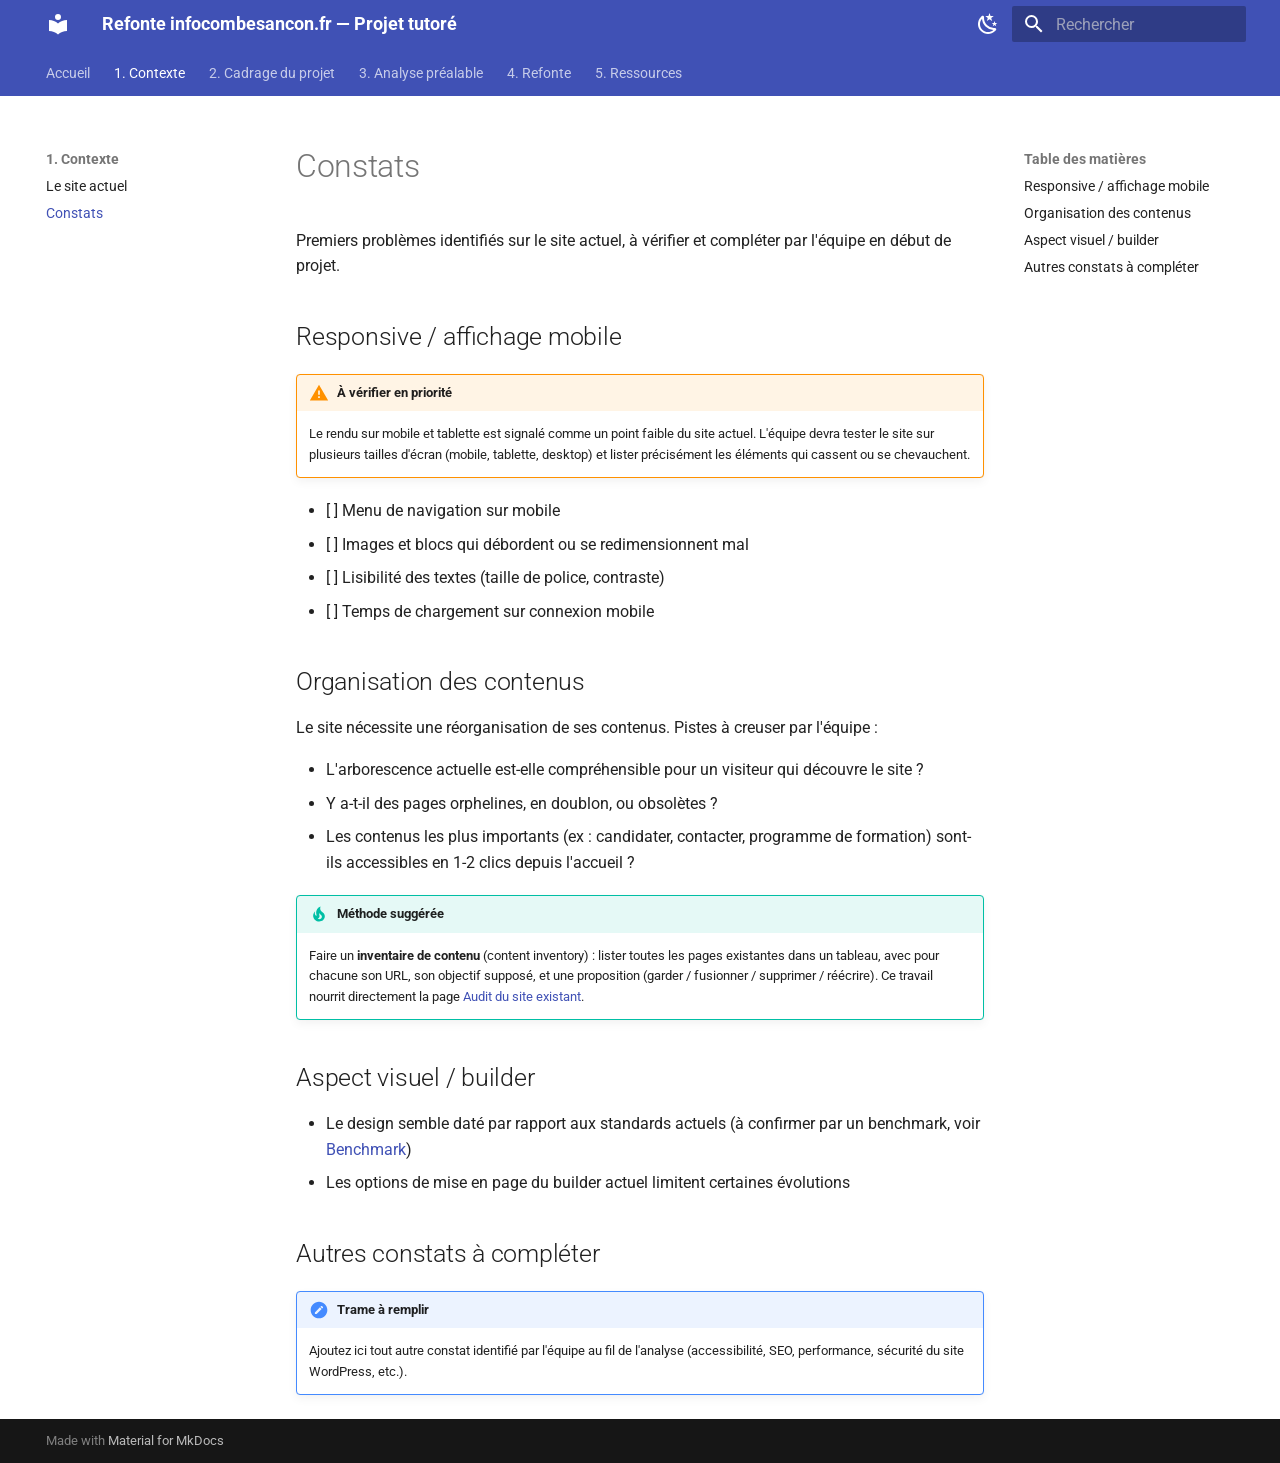
<file: 01-contexte/constats/index.html>
<!doctype html>
<html lang="fr" class="no-js">
  <head>
    
      <meta charset="utf-8">
      <meta name="viewport" content="width=device-width,initial-scale=1">
      
        <meta name="description" content="Cahier des charges et trame de cadrage pour la refonte du site infocombesancon.fr">
      
      
      
      
        <link rel="prev" href="../">
      
      
        <link rel="next" href="../../02-cadrage/">
      
      
        
      
      
      <link rel="icon" href="../../assets/images/favicon.png">
      <meta name="generator" content="mkdocs-1.6.1, mkdocs-material-9.7.6">
    
    
      
        <title>Constats - Refonte infocombesancon.fr — Projet tutoré</title>
      
    
    
      <link rel="stylesheet" href="../../assets/stylesheets/main.484c7ddc.min.css">
      
        
        <link rel="stylesheet" href="../../assets/stylesheets/palette.ab4e12ef.min.css">
      
      


    
    
      
    
    
      
        
        
        <link rel="preconnect" href="https://fonts.gstatic.com" crossorigin>
        <link rel="stylesheet" href="https://fonts.googleapis.com/css?family=Roboto:300,300i,400,400i,700,700i%7CRoboto+Mono:400,400i,700,700i&display=fallback">
        <style>:root{--md-text-font:"Roboto";--md-code-font:"Roboto Mono"}</style>
      
    
    
    <script>__md_scope=new URL("../..",location),__md_hash=e=>[...e].reduce(((e,_)=>(e<<5)-e+_.charCodeAt(0)),0),__md_get=(e,_=localStorage,t=__md_scope)=>JSON.parse(_.getItem(t.pathname+"."+e)),__md_set=(e,_,t=localStorage,a=__md_scope)=>{try{t.setItem(a.pathname+"."+e,JSON.stringify(_))}catch(e){}}</script>
    
      

    
    
  </head>
  
  
    
    
      
    
    
    
    
    <body dir="ltr" data-md-color-scheme="default" data-md-color-primary="indigo" data-md-color-accent="indigo">
  
    
    <input class="md-toggle" data-md-toggle="drawer" type="checkbox" id="__drawer" autocomplete="off">
    <input class="md-toggle" data-md-toggle="search" type="checkbox" id="__search" autocomplete="off">
    <label class="md-overlay" for="__drawer"></label>
    <div data-md-component="skip">
      
        
        <a href="#constats" class="md-skip">
          Aller au contenu
        </a>
      
    </div>
    <div data-md-component="announce">
      
    </div>
    
    
      

<header class="md-header" data-md-component="header">
  <nav class="md-header__inner md-grid" aria-label="En-tête">
    <a href="../.." title="Refonte infocombesancon.fr — Projet tutoré" class="md-header__button md-logo" aria-label="Refonte infocombesancon.fr — Projet tutoré" data-md-component="logo">
      
  
  <svg xmlns="http://www.w3.org/2000/svg" viewBox="0 0 24 24"><path d="M12 8a3 3 0 0 0 3-3 3 3 0 0 0-3-3 3 3 0 0 0-3 3 3 3 0 0 0 3 3m0 3.54C9.64 9.35 6.5 8 3 8v11c3.5 0 6.64 1.35 9 3.54 2.36-2.19 5.5-3.54 9-3.54V8c-3.5 0-6.64 1.35-9 3.54"/></svg>

    </a>
    <label class="md-header__button md-icon" for="__drawer">
      
      <svg xmlns="http://www.w3.org/2000/svg" viewBox="0 0 24 24"><path d="M3 6h18v2H3zm0 5h18v2H3zm0 5h18v2H3z"/></svg>
    </label>
    <div class="md-header__title" data-md-component="header-title">
      <div class="md-header__ellipsis">
        <div class="md-header__topic">
          <span class="md-ellipsis">
            Refonte infocombesancon.fr — Projet tutoré
          </span>
        </div>
        <div class="md-header__topic" data-md-component="header-topic">
          <span class="md-ellipsis">
            
              Constats
            
          </span>
        </div>
      </div>
    </div>
    
      
        <form class="md-header__option" data-md-component="palette">
  
    
    
    
    <input class="md-option" data-md-color-media="" data-md-color-scheme="default" data-md-color-primary="indigo" data-md-color-accent="indigo"  aria-label="Passer en mode sombre"  type="radio" name="__palette" id="__palette_0">
    
      <label class="md-header__button md-icon" title="Passer en mode sombre" for="__palette_1" hidden>
        <svg xmlns="http://www.w3.org/2000/svg" viewBox="0 0 24 24"><path d="m17.75 4.09-2.53 1.94.91 3.06-2.63-1.81-2.63 1.81.91-3.06-2.53-1.94L12.44 4l1.06-3 1.06 3zm3.5 6.91-1.64 1.25.59 1.98-1.7-1.17-1.7 1.17.59-1.98L15.75 11l2.06-.05L18.5 9l.69 1.95zm-2.28 4.95c.83-.08 1.72 1.1 1.19 1.85-.32.45-.66.87-1.08 1.27C15.17 23 8.84 23 4.94 19.07c-3.91-3.9-3.91-10.24 0-14.14.4-.4.82-.76 1.27-1.08.75-.53 1.93.36 1.85 1.19-.27 2.86.69 5.83 2.89 8.02a9.96 9.96 0 0 0 8.02 2.89m-1.64 2.02a12.08 12.08 0 0 1-7.8-3.47c-2.17-2.19-3.33-5-3.49-7.82-2.81 3.14-2.7 7.96.31 10.98 3.02 3.01 7.84 3.12 10.98.31"/></svg>
      </label>
    
  
    
    
    
    <input class="md-option" data-md-color-media="" data-md-color-scheme="slate" data-md-color-primary="indigo" data-md-color-accent="indigo"  aria-label="Passer en mode clair"  type="radio" name="__palette" id="__palette_1">
    
      <label class="md-header__button md-icon" title="Passer en mode clair" for="__palette_0" hidden>
        <svg xmlns="http://www.w3.org/2000/svg" viewBox="0 0 24 24"><path d="M12 7a5 5 0 0 1 5 5 5 5 0 0 1-5 5 5 5 0 0 1-5-5 5 5 0 0 1 5-5m0 2a3 3 0 0 0-3 3 3 3 0 0 0 3 3 3 3 0 0 0 3-3 3 3 0 0 0-3-3m0-7 2.39 3.42C13.65 5.15 12.84 5 12 5s-1.65.15-2.39.42zM3.34 7l4.16-.35A7.2 7.2 0 0 0 5.94 8.5c-.44.74-.69 1.5-.83 2.29zm.02 10 1.76-3.77a7.131 7.131 0 0 0 2.38 4.14zM20.65 7l-1.77 3.79a7.02 7.02 0 0 0-2.38-4.15zm-.01 10-4.14.36c.59-.51 1.12-1.14 1.54-1.86.42-.73.69-1.5.83-2.29zM12 22l-2.41-3.44c.74.27 1.55.44 2.41.44.82 0 1.63-.17 2.37-.44z"/></svg>
      </label>
    
  
</form>
      
    
    
      <script>var palette=__md_get("__palette");if(palette&&palette.color){if("(prefers-color-scheme)"===palette.color.media){var media=matchMedia("(prefers-color-scheme: light)"),input=document.querySelector(media.matches?"[data-md-color-media='(prefers-color-scheme: light)']":"[data-md-color-media='(prefers-color-scheme: dark)']");palette.color.media=input.getAttribute("data-md-color-media"),palette.color.scheme=input.getAttribute("data-md-color-scheme"),palette.color.primary=input.getAttribute("data-md-color-primary"),palette.color.accent=input.getAttribute("data-md-color-accent")}for(var[key,value]of Object.entries(palette.color))document.body.setAttribute("data-md-color-"+key,value)}</script>
    
    
    
      
      
        <label class="md-header__button md-icon" for="__search">
          
          <svg xmlns="http://www.w3.org/2000/svg" viewBox="0 0 24 24"><path d="M9.5 3A6.5 6.5 0 0 1 16 9.5c0 1.61-.59 3.09-1.56 4.23l.27.27h.79l5 5-1.5 1.5-5-5v-.79l-.27-.27A6.52 6.52 0 0 1 9.5 16 6.5 6.5 0 0 1 3 9.5 6.5 6.5 0 0 1 9.5 3m0 2C7 5 5 7 5 9.5S7 14 9.5 14 14 12 14 9.5 12 5 9.5 5"/></svg>
        </label>
        <div class="md-search" data-md-component="search" role="dialog">
  <label class="md-search__overlay" for="__search"></label>
  <div class="md-search__inner" role="search">
    <form class="md-search__form" name="search">
      <input type="text" class="md-search__input" name="query" aria-label="Rechercher" placeholder="Rechercher" autocapitalize="off" autocorrect="off" autocomplete="off" spellcheck="false" data-md-component="search-query" required>
      <label class="md-search__icon md-icon" for="__search">
        
        <svg xmlns="http://www.w3.org/2000/svg" viewBox="0 0 24 24"><path d="M9.5 3A6.5 6.5 0 0 1 16 9.5c0 1.61-.59 3.09-1.56 4.23l.27.27h.79l5 5-1.5 1.5-5-5v-.79l-.27-.27A6.52 6.52 0 0 1 9.5 16 6.5 6.5 0 0 1 3 9.5 6.5 6.5 0 0 1 9.5 3m0 2C7 5 5 7 5 9.5S7 14 9.5 14 14 12 14 9.5 12 5 9.5 5"/></svg>
        
        <svg xmlns="http://www.w3.org/2000/svg" viewBox="0 0 24 24"><path d="M20 11v2H8l5.5 5.5-1.42 1.42L4.16 12l7.92-7.92L13.5 5.5 8 11z"/></svg>
      </label>
      <nav class="md-search__options" aria-label="Recherche">
        
        <button type="reset" class="md-search__icon md-icon" title="Effacer" aria-label="Effacer" tabindex="-1">
          
          <svg xmlns="http://www.w3.org/2000/svg" viewBox="0 0 24 24"><path d="M19 6.41 17.59 5 12 10.59 6.41 5 5 6.41 10.59 12 5 17.59 6.41 19 12 13.41 17.59 19 19 17.59 13.41 12z"/></svg>
        </button>
      </nav>
      
        <div class="md-search__suggest" data-md-component="search-suggest"></div>
      
    </form>
    <div class="md-search__output">
      <div class="md-search__scrollwrap" tabindex="0" data-md-scrollfix>
        <div class="md-search-result" data-md-component="search-result">
          <div class="md-search-result__meta">
            Initialisation de la recherche
          </div>
          <ol class="md-search-result__list" role="presentation"></ol>
        </div>
      </div>
    </div>
  </div>
</div>
      
    
    
  </nav>
  
</header>
    
    <div class="md-container" data-md-component="container">
      
      
        
          
            
<nav class="md-tabs" aria-label="Onglets" data-md-component="tabs">
  <div class="md-grid">
    <ul class="md-tabs__list">
      
        
  
  
  
  
    <li class="md-tabs__item">
      <a href="../.." class="md-tabs__link">
        
  
  
    
  
  Accueil

      </a>
    </li>
  

      
        
  
  
  
    
  
  
    
    
      <li class="md-tabs__item md-tabs__item--active">
        <a href="../" class="md-tabs__link">
          
  
  
  1. Contexte

        </a>
      </li>
    
  

      
        
  
  
  
  
    
    
      <li class="md-tabs__item">
        <a href="../../02-cadrage/" class="md-tabs__link">
          
  
  
  2. Cadrage du projet

        </a>
      </li>
    
  

      
        
  
  
  
  
    
    
      <li class="md-tabs__item">
        <a href="../../03-analyse-prealable/" class="md-tabs__link">
          
  
  
  3. Analyse préalable

        </a>
      </li>
    
  

      
        
  
  
  
  
    
    
      <li class="md-tabs__item">
        <a href="../../04-refonte/" class="md-tabs__link">
          
  
  
  4. Refonte

        </a>
      </li>
    
  

      
        
  
  
  
  
    <li class="md-tabs__item">
      <a href="../../05-ressources/" class="md-tabs__link">
        
  
  
    
  
  5. Ressources

      </a>
    </li>
  

      
    </ul>
  </div>
</nav>
          
        
      
      <main class="md-main" data-md-component="main">
        <div class="md-main__inner md-grid">
          
            
              
              <div class="md-sidebar md-sidebar--primary" data-md-component="sidebar" data-md-type="navigation" >
                <div class="md-sidebar__scrollwrap">
                  <div class="md-sidebar__inner">
                    


  


<nav class="md-nav md-nav--primary md-nav--lifted" aria-label="Navigation" data-md-level="0">
  <label class="md-nav__title" for="__drawer">
    <a href="../.." title="Refonte infocombesancon.fr — Projet tutoré" class="md-nav__button md-logo" aria-label="Refonte infocombesancon.fr — Projet tutoré" data-md-component="logo">
      
  
  <svg xmlns="http://www.w3.org/2000/svg" viewBox="0 0 24 24"><path d="M12 8a3 3 0 0 0 3-3 3 3 0 0 0-3-3 3 3 0 0 0-3 3 3 3 0 0 0 3 3m0 3.54C9.64 9.35 6.5 8 3 8v11c3.5 0 6.64 1.35 9 3.54 2.36-2.19 5.5-3.54 9-3.54V8c-3.5 0-6.64 1.35-9 3.54"/></svg>

    </a>
    Refonte infocombesancon.fr — Projet tutoré
  </label>
  
  <ul class="md-nav__list" data-md-scrollfix>
    
      
      
  
  
  
  
    <li class="md-nav__item">
      <a href="../.." class="md-nav__link">
        
  
  
  <span class="md-ellipsis">
    
  
    Accueil
  

    
  </span>
  
  

      </a>
    </li>
  

    
      
      
  
  
    
  
  
  
    
    
    
    
      
        
        
      
      
        
      
    
    
    <li class="md-nav__item md-nav__item--active md-nav__item--section md-nav__item--nested">
      
        
        
        <input class="md-nav__toggle md-toggle " type="checkbox" id="__nav_2" checked>
        
          
          <label class="md-nav__link" for="__nav_2" id="__nav_2_label" tabindex="">
            
  
  
  <span class="md-ellipsis">
    
  
    1. Contexte
  

    
  </span>
  
  

            <span class="md-nav__icon md-icon"></span>
          </label>
        
        <nav class="md-nav" data-md-level="1" aria-labelledby="__nav_2_label" aria-expanded="true">
          <label class="md-nav__title" for="__nav_2">
            <span class="md-nav__icon md-icon"></span>
            
  
    1. Contexte
  

          </label>
          <ul class="md-nav__list" data-md-scrollfix>
            
              
                
  
  
  
  
    <li class="md-nav__item">
      <a href="../" class="md-nav__link">
        
  
  
  <span class="md-ellipsis">
    
  
    Le site actuel
  

    
  </span>
  
  

      </a>
    </li>
  

              
            
              
                
  
  
    
  
  
  
    <li class="md-nav__item md-nav__item--active">
      
      <input class="md-nav__toggle md-toggle" type="checkbox" id="__toc">
      
      
        
      
      
        <label class="md-nav__link md-nav__link--active" for="__toc">
          
  
  
  <span class="md-ellipsis">
    
  
    Constats
  

    
  </span>
  
  

          <span class="md-nav__icon md-icon"></span>
        </label>
      
      <a href="./" class="md-nav__link md-nav__link--active">
        
  
  
  <span class="md-ellipsis">
    
  
    Constats
  

    
  </span>
  
  

      </a>
      
        

<nav class="md-nav md-nav--secondary" aria-label="Table des matières">
  
  
  
    
  
  
    <label class="md-nav__title" for="__toc">
      <span class="md-nav__icon md-icon"></span>
      Table des matières
    </label>
    <ul class="md-nav__list" data-md-component="toc" data-md-scrollfix>
      
        <li class="md-nav__item">
  <a href="#responsive-affichage-mobile" class="md-nav__link">
    <span class="md-ellipsis">
      
        Responsive / affichage mobile
      
    </span>
  </a>
  
</li>
      
        <li class="md-nav__item">
  <a href="#organisation-des-contenus" class="md-nav__link">
    <span class="md-ellipsis">
      
        Organisation des contenus
      
    </span>
  </a>
  
</li>
      
        <li class="md-nav__item">
  <a href="#aspect-visuel-builder" class="md-nav__link">
    <span class="md-ellipsis">
      
        Aspect visuel / builder
      
    </span>
  </a>
  
</li>
      
        <li class="md-nav__item">
  <a href="#autres-constats-a-completer" class="md-nav__link">
    <span class="md-ellipsis">
      
        Autres constats à compléter
      
    </span>
  </a>
  
</li>
      
    </ul>
  
</nav>
      
    </li>
  

              
            
          </ul>
        </nav>
      
    </li>
  

    
      
      
  
  
  
  
    
    
    
    
      
      
        
      
    
    
    <li class="md-nav__item md-nav__item--nested">
      
        
        
        <input class="md-nav__toggle md-toggle " type="checkbox" id="__nav_3" >
        
          
          <label class="md-nav__link" for="__nav_3" id="__nav_3_label" tabindex="0">
            
  
  
  <span class="md-ellipsis">
    
  
    2. Cadrage du projet
  

    
  </span>
  
  

            <span class="md-nav__icon md-icon"></span>
          </label>
        
        <nav class="md-nav" data-md-level="1" aria-labelledby="__nav_3_label" aria-expanded="false">
          <label class="md-nav__title" for="__nav_3">
            <span class="md-nav__icon md-icon"></span>
            
  
    2. Cadrage du projet
  

          </label>
          <ul class="md-nav__list" data-md-scrollfix>
            
              
                
  
  
  
  
    <li class="md-nav__item">
      <a href="../../02-cadrage/" class="md-nav__link">
        
  
  
  <span class="md-ellipsis">
    
  
    Objectifs et livrables
  

    
  </span>
  
  

      </a>
    </li>
  

              
            
              
                
  
  
  
  
    <li class="md-nav__item">
      <a href="../../02-cadrage/equipe/" class="md-nav__link">
        
  
  
  <span class="md-ellipsis">
    
  
    Équipe
  

    
  </span>
  
  

      </a>
    </li>
  

              
            
              
                
  
  
  
  
    <li class="md-nav__item">
      <a href="../../02-cadrage/planning/" class="md-nav__link">
        
  
  
  <span class="md-ellipsis">
    
  
    Planning
  

    
  </span>
  
  

      </a>
    </li>
  

              
            
          </ul>
        </nav>
      
    </li>
  

    
      
      
  
  
  
  
    
    
    
    
      
      
        
      
    
    
    <li class="md-nav__item md-nav__item--nested">
      
        
        
        <input class="md-nav__toggle md-toggle " type="checkbox" id="__nav_4" >
        
          
          <label class="md-nav__link" for="__nav_4" id="__nav_4_label" tabindex="0">
            
  
  
  <span class="md-ellipsis">
    
  
    3. Analyse préalable
  

    
  </span>
  
  

            <span class="md-nav__icon md-icon"></span>
          </label>
        
        <nav class="md-nav" data-md-level="1" aria-labelledby="__nav_4_label" aria-expanded="false">
          <label class="md-nav__title" for="__nav_4">
            <span class="md-nav__icon md-icon"></span>
            
  
    3. Analyse préalable
  

          </label>
          <ul class="md-nav__list" data-md-scrollfix>
            
              
                
  
  
  
  
    <li class="md-nav__item">
      <a href="../../03-analyse-prealable/" class="md-nav__link">
        
  
  
  <span class="md-ellipsis">
    
  
    Pourquoi analyser avant de refondre
  

    
  </span>
  
  

      </a>
    </li>
  

              
            
              
                
  
  
  
  
    <li class="md-nav__item">
      <a href="../../03-analyse-prealable/cibles-objectifs/" class="md-nav__link">
        
  
  
  <span class="md-ellipsis">
    
  
    Cibles et objectifs
  

    
  </span>
  
  

      </a>
    </li>
  

              
            
              
                
  
  
  
  
    <li class="md-nav__item">
      <a href="../../03-analyse-prealable/audit-existant/" class="md-nav__link">
        
  
  
  <span class="md-ellipsis">
    
  
    Audit du site existant
  

    
  </span>
  
  

      </a>
    </li>
  

              
            
              
                
  
  
  
  
    <li class="md-nav__item">
      <a href="../../03-analyse-prealable/benchmark/" class="md-nav__link">
        
  
  
  <span class="md-ellipsis">
    
  
    Benchmark
  

    
  </span>
  
  

      </a>
    </li>
  

              
            
          </ul>
        </nav>
      
    </li>
  

    
      
      
  
  
  
  
    
    
    
    
      
      
        
      
    
    
    <li class="md-nav__item md-nav__item--nested">
      
        
        
        <input class="md-nav__toggle md-toggle " type="checkbox" id="__nav_5" >
        
          
          <label class="md-nav__link" for="__nav_5" id="__nav_5_label" tabindex="0">
            
  
  
  <span class="md-ellipsis">
    
  
    4. Refonte
  

    
  </span>
  
  

            <span class="md-nav__icon md-icon"></span>
          </label>
        
        <nav class="md-nav" data-md-level="1" aria-labelledby="__nav_5_label" aria-expanded="false">
          <label class="md-nav__title" for="__nav_5">
            <span class="md-nav__icon md-icon"></span>
            
  
    4. Refonte
  

          </label>
          <ul class="md-nav__list" data-md-scrollfix>
            
              
                
  
  
  
  
    <li class="md-nav__item">
      <a href="../../04-refonte/" class="md-nav__link">
        
  
  
  <span class="md-ellipsis">
    
  
    Cadre technique (Elementor)
  

    
  </span>
  
  

      </a>
    </li>
  

              
            
              
                
  
  
  
  
    <li class="md-nav__item">
      <a href="../../04-refonte/livrables-attendus/" class="md-nav__link">
        
  
  
  <span class="md-ellipsis">
    
  
    Livrables attendus
  

    
  </span>
  
  

      </a>
    </li>
  

              
            
          </ul>
        </nav>
      
    </li>
  

    
      
      
  
  
  
  
    <li class="md-nav__item">
      <a href="../../05-ressources/" class="md-nav__link">
        
  
  
  <span class="md-ellipsis">
    
  
    5. Ressources
  

    
  </span>
  
  

      </a>
    </li>
  

    
  </ul>
</nav>
                  </div>
                </div>
              </div>
            
            
              
              <div class="md-sidebar md-sidebar--secondary" data-md-component="sidebar" data-md-type="toc" >
                <div class="md-sidebar__scrollwrap">
                  <div class="md-sidebar__inner">
                    

<nav class="md-nav md-nav--secondary" aria-label="Table des matières">
  
  
  
    
  
  
    <label class="md-nav__title" for="__toc">
      <span class="md-nav__icon md-icon"></span>
      Table des matières
    </label>
    <ul class="md-nav__list" data-md-component="toc" data-md-scrollfix>
      
        <li class="md-nav__item">
  <a href="#responsive-affichage-mobile" class="md-nav__link">
    <span class="md-ellipsis">
      
        Responsive / affichage mobile
      
    </span>
  </a>
  
</li>
      
        <li class="md-nav__item">
  <a href="#organisation-des-contenus" class="md-nav__link">
    <span class="md-ellipsis">
      
        Organisation des contenus
      
    </span>
  </a>
  
</li>
      
        <li class="md-nav__item">
  <a href="#aspect-visuel-builder" class="md-nav__link">
    <span class="md-ellipsis">
      
        Aspect visuel / builder
      
    </span>
  </a>
  
</li>
      
        <li class="md-nav__item">
  <a href="#autres-constats-a-completer" class="md-nav__link">
    <span class="md-ellipsis">
      
        Autres constats à compléter
      
    </span>
  </a>
  
</li>
      
    </ul>
  
</nav>
                  </div>
                </div>
              </div>
            
          
          
            <div class="md-content" data-md-component="content">
              
              <article class="md-content__inner md-typeset">
                
                  



<h1 id="constats">Constats<a class="headerlink" href="#constats" title="Permanent link">&para;</a></h1>
<p>Premiers problèmes identifiés sur le site actuel, à vérifier et compléter par l'équipe en début de projet.</p>
<h2 id="responsive-affichage-mobile">Responsive / affichage mobile<a class="headerlink" href="#responsive-affichage-mobile" title="Permanent link">&para;</a></h2>
<div class="admonition warning">
<p class="admonition-title">À vérifier en priorité</p>
<p>Le rendu sur mobile et tablette est signalé comme un point faible du site actuel. L'équipe devra tester le site sur plusieurs tailles d'écran (mobile, tablette, desktop) et lister précisément les éléments qui cassent ou se chevauchent.</p>
</div>
<ul>
<li>[ ] Menu de navigation sur mobile</li>
<li>[ ] Images et blocs qui débordent ou se redimensionnent mal</li>
<li>[ ] Lisibilité des textes (taille de police, contraste)</li>
<li>[ ] Temps de chargement sur connexion mobile</li>
</ul>
<h2 id="organisation-des-contenus">Organisation des contenus<a class="headerlink" href="#organisation-des-contenus" title="Permanent link">&para;</a></h2>
<p>Le site nécessite une réorganisation de ses contenus. Pistes à creuser par l'équipe :</p>
<ul>
<li>L'arborescence actuelle est-elle compréhensible pour un visiteur qui découvre le site ?</li>
<li>Y a-t-il des pages orphelines, en doublon, ou obsolètes ?</li>
<li>Les contenus les plus importants (ex : candidater, contacter, programme de formation) sont-ils accessibles en 1-2 clics depuis l'accueil ?</li>
</ul>
<div class="admonition tip">
<p class="admonition-title">Méthode suggérée</p>
<p>Faire un <strong>inventaire de contenu</strong> (content inventory) : lister toutes les pages existantes dans un tableau, avec pour chacune son URL, son objectif supposé, et une proposition (garder / fusionner / supprimer / réécrire). Ce travail nourrit directement la page <a href="../../03-analyse-prealable/audit-existant/">Audit du site existant</a>.</p>
</div>
<h2 id="aspect-visuel-builder">Aspect visuel / builder<a class="headerlink" href="#aspect-visuel-builder" title="Permanent link">&para;</a></h2>
<ul>
<li>Le design semble daté par rapport aux standards actuels (à confirmer par un benchmark, voir <a href="../../03-analyse-prealable/benchmark/">Benchmark</a>)</li>
<li>Les options de mise en page du builder actuel limitent certaines évolutions</li>
</ul>
<h2 id="autres-constats-a-completer">Autres constats à compléter<a class="headerlink" href="#autres-constats-a-completer" title="Permanent link">&para;</a></h2>
<div class="admonition note">
<p class="admonition-title">Trame à remplir</p>
<p>Ajoutez ici tout autre constat identifié par l'équipe au fil de l'analyse (accessibilité, SEO, performance, sécurité du site WordPress, etc.).</p>
</div>












                
              </article>
            </div>
          
          
<script>var target=document.getElementById(location.hash.slice(1));target&&target.name&&(target.checked=target.name.startsWith("__tabbed_"))</script>
        </div>
        
          <button type="button" class="md-top md-icon" data-md-component="top" hidden>
  
  <svg xmlns="http://www.w3.org/2000/svg" viewBox="0 0 24 24"><path d="M13 20h-2V8l-5.5 5.5-1.42-1.42L12 4.16l7.92 7.92-1.42 1.42L13 8z"/></svg>
  Retour en haut de la page
</button>
        
      </main>
      
        <footer class="md-footer">
  
  <div class="md-footer-meta md-typeset">
    <div class="md-footer-meta__inner md-grid">
      <div class="md-copyright">
  
  
    Made with
    <a href="https://squidfunk.github.io/mkdocs-material/" target="_blank" rel="noopener">
      Material for MkDocs
    </a>
  
</div>
      
    </div>
  </div>
</footer>
      
    </div>
    <div class="md-dialog" data-md-component="dialog">
      <div class="md-dialog__inner md-typeset"></div>
    </div>
    
    
    
      
      
      <script id="__config" type="application/json">{"annotate": null, "base": "../..", "features": ["navigation.tabs", "navigation.sections", "navigation.top", "search.suggest", "search.highlight", "content.code.copy"], "search": "../../assets/javascripts/workers/search.2c215733.min.js", "tags": null, "translations": {"clipboard.copied": "Copi\u00e9 dans le presse-papier", "clipboard.copy": "Copier dans le presse-papier", "search.result.more.one": "1 de plus sur cette page", "search.result.more.other": "# de plus sur cette page", "search.result.none": "Aucun document trouv\u00e9", "search.result.one": "1 document trouv\u00e9", "search.result.other": "# documents trouv\u00e9s", "search.result.placeholder": "Taper pour d\u00e9marrer la recherche", "search.result.term.missing": "Non trouv\u00e9", "select.version": "S\u00e9lectionner la version"}, "version": null}</script>
    
    
      <script src="../../assets/javascripts/bundle.79ae519e.min.js"></script>
      
    
  </body>
</html>
</file>
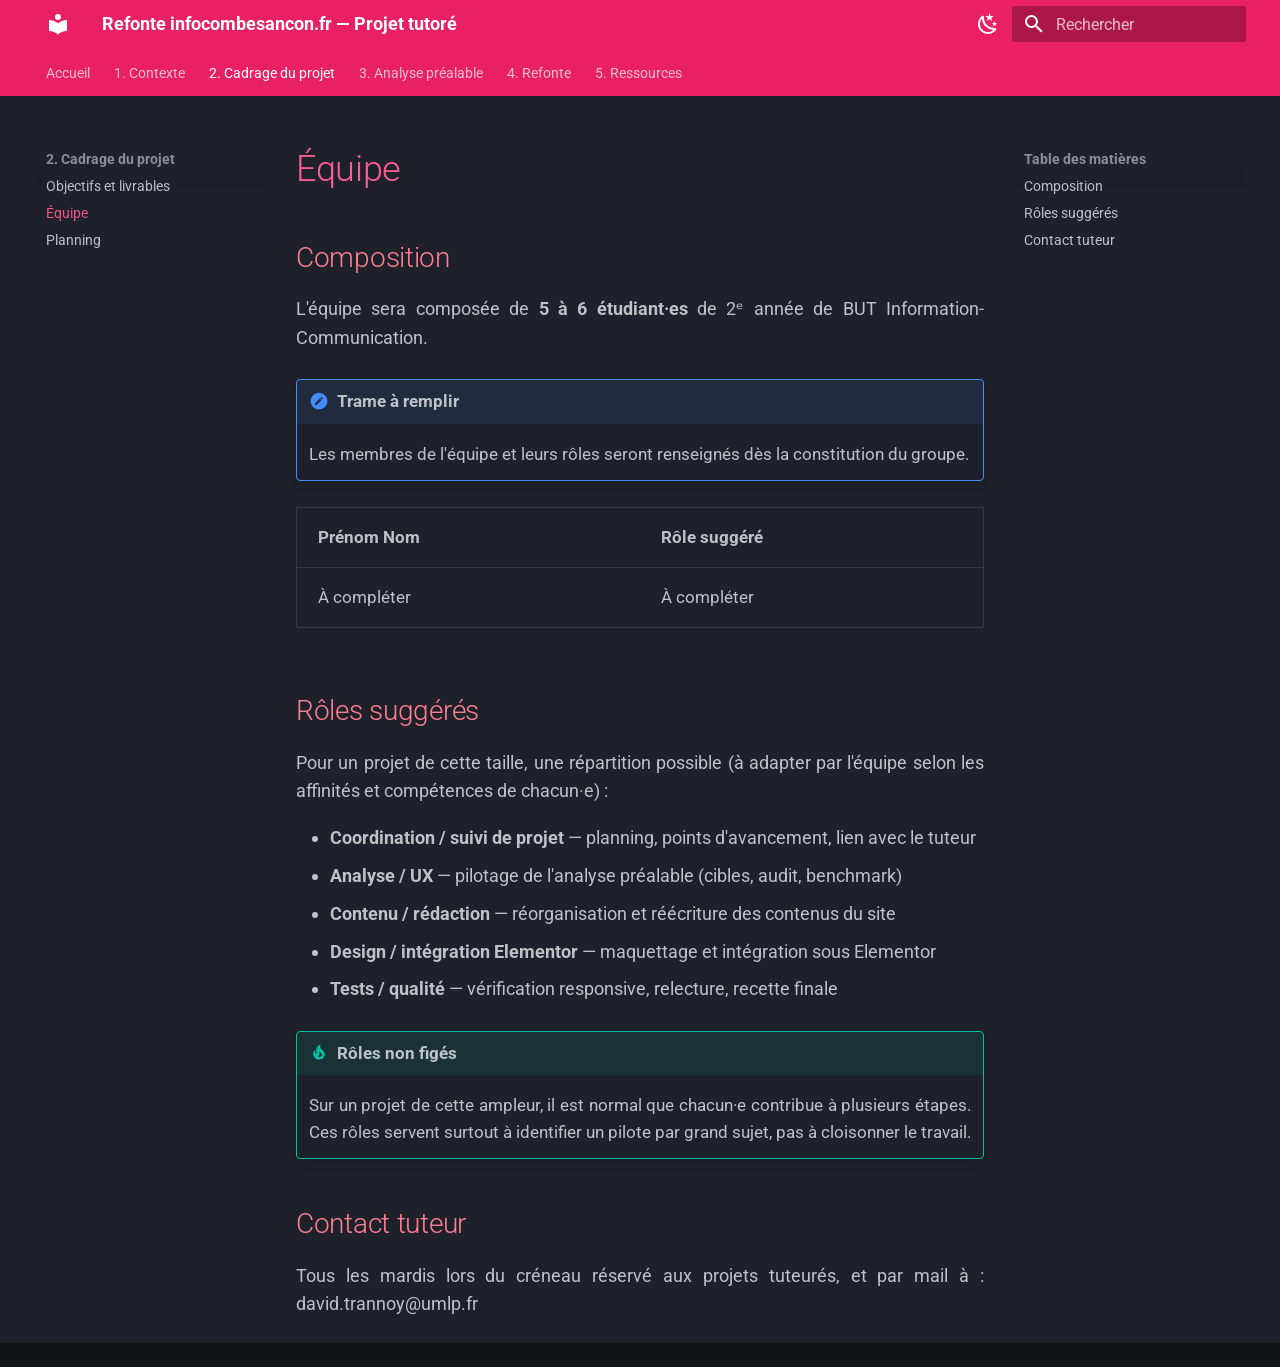
<file: 02-cadrage/equipe/index.html>
<!doctype html>
<html lang="fr" class="no-js">
  <head>
    
      <meta charset="utf-8">
      <meta name="viewport" content="width=device-width,initial-scale=1">
      
        <meta name="description" content="Cahier des charges et trame de cadrage pour la refonte du site infocombesancon.fr">
      
      
      
      
        <link rel="prev" href="../">
      
      
        <link rel="next" href="../planning/">
      
      
        
      
      
      <link rel="icon" href="../../assets/images/favicon.png">
      <meta name="generator" content="mkdocs-1.6.1, mkdocs-material-9.7.6">
    
    
      
        <title>Équipe - Refonte infocombesancon.fr — Projet tutoré</title>
      
    
    
      <link rel="stylesheet" href="../../assets/stylesheets/main.484c7ddc.min.css">
      
        
        <link rel="stylesheet" href="../../assets/stylesheets/palette.ab4e12ef.min.css">
      
      


    
    
      
    
    
      
        
        
        <link rel="preconnect" href="https://fonts.gstatic.com" crossorigin>
        <link rel="stylesheet" href="https://fonts.googleapis.com/css?family=Roboto:300,300i,400,400i,700,700i%7CRoboto+Mono:400,400i,700,700i&display=fallback">
        <style>:root{--md-text-font:"Roboto";--md-code-font:"Roboto Mono"}</style>
      
    
    
      <link rel="stylesheet" href="../../stylesheets/extra.css">
    
    <script>__md_scope=new URL("../..",location),__md_hash=e=>[...e].reduce(((e,_)=>(e<<5)-e+_.charCodeAt(0)),0),__md_get=(e,_=localStorage,t=__md_scope)=>JSON.parse(_.getItem(t.pathname+"."+e)),__md_set=(e,_,t=localStorage,a=__md_scope)=>{try{t.setItem(a.pathname+"."+e,JSON.stringify(_))}catch(e){}}</script>
    
      

    
    
  </head>
  
  
    
    
      
    
    
    
    
    <body dir="ltr" data-md-color-scheme="slate" data-md-color-primary="pink" data-md-color-accent="indigo">
  
    
    <input class="md-toggle" data-md-toggle="drawer" type="checkbox" id="__drawer" autocomplete="off">
    <input class="md-toggle" data-md-toggle="search" type="checkbox" id="__search" autocomplete="off">
    <label class="md-overlay" for="__drawer"></label>
    <div data-md-component="skip">
      
        
        <a href="#equipe" class="md-skip">
          Aller au contenu
        </a>
      
    </div>
    <div data-md-component="announce">
      
    </div>
    
    
      

<header class="md-header" data-md-component="header">
  <nav class="md-header__inner md-grid" aria-label="En-tête">
    <a href="../.." title="Refonte infocombesancon.fr — Projet tutoré" class="md-header__button md-logo" aria-label="Refonte infocombesancon.fr — Projet tutoré" data-md-component="logo">
      
  
  <svg xmlns="http://www.w3.org/2000/svg" viewBox="0 0 24 24"><path d="M12 8a3 3 0 0 0 3-3 3 3 0 0 0-3-3 3 3 0 0 0-3 3 3 3 0 0 0 3 3m0 3.54C9.64 9.35 6.5 8 3 8v11c3.5 0 6.64 1.35 9 3.54 2.36-2.19 5.5-3.54 9-3.54V8c-3.5 0-6.64 1.35-9 3.54"/></svg>

    </a>
    <label class="md-header__button md-icon" for="__drawer">
      
      <svg xmlns="http://www.w3.org/2000/svg" viewBox="0 0 24 24"><path d="M3 6h18v2H3zm0 5h18v2H3zm0 5h18v2H3z"/></svg>
    </label>
    <div class="md-header__title" data-md-component="header-title">
      <div class="md-header__ellipsis">
        <div class="md-header__topic">
          <span class="md-ellipsis">
            Refonte infocombesancon.fr — Projet tutoré
          </span>
        </div>
        <div class="md-header__topic" data-md-component="header-topic">
          <span class="md-ellipsis">
            
              Équipe
            
          </span>
        </div>
      </div>
    </div>
    
      
        <form class="md-header__option" data-md-component="palette">
  
    
    
    
    <input class="md-option" data-md-color-media="" data-md-color-scheme="slate" data-md-color-primary="pink" data-md-color-accent="indigo"  aria-label="Passer en mode sombre"  type="radio" name="__palette" id="__palette_0">
    
      <label class="md-header__button md-icon" title="Passer en mode sombre" for="__palette_1" hidden>
        <svg xmlns="http://www.w3.org/2000/svg" viewBox="0 0 24 24"><path d="m17.75 4.09-2.53 1.94.91 3.06-2.63-1.81-2.63 1.81.91-3.06-2.53-1.94L12.44 4l1.06-3 1.06 3zm3.5 6.91-1.64 1.25.59 1.98-1.7-1.17-1.7 1.17.59-1.98L15.75 11l2.06-.05L18.5 9l.69 1.95zm-2.28 4.95c.83-.08 1.72 1.1 1.19 1.85-.32.45-.66.87-1.08 1.27C15.17 23 8.84 23 4.94 19.07c-3.91-3.9-3.91-10.24 0-14.14.4-.4.82-.76 1.27-1.08.75-.53 1.93.36 1.85 1.19-.27 2.86.69 5.83 2.89 8.02a9.96 9.96 0 0 0 8.02 2.89m-1.64 2.02a12.08 12.08 0 0 1-7.8-3.47c-2.17-2.19-3.33-5-3.49-7.82-2.81 3.14-2.7 7.96.31 10.98 3.02 3.01 7.84 3.12 10.98.31"/></svg>
      </label>
    
  
    
    
    
    <input class="md-option" data-md-color-media="" data-md-color-scheme="default" data-md-color-primary="pink" data-md-color-accent="indigo"  aria-label="Passer en mode clair"  type="radio" name="__palette" id="__palette_1">
    
      <label class="md-header__button md-icon" title="Passer en mode clair" for="__palette_0" hidden>
        <svg xmlns="http://www.w3.org/2000/svg" viewBox="0 0 24 24"><path d="M12 7a5 5 0 0 1 5 5 5 5 0 0 1-5 5 5 5 0 0 1-5-5 5 5 0 0 1 5-5m0 2a3 3 0 0 0-3 3 3 3 0 0 0 3 3 3 3 0 0 0 3-3 3 3 0 0 0-3-3m0-7 2.39 3.42C13.65 5.15 12.84 5 12 5s-1.65.15-2.39.42zM3.34 7l4.16-.35A7.2 7.2 0 0 0 5.94 8.5c-.44.74-.69 1.5-.83 2.29zm.02 10 1.76-3.77a7.131 7.131 0 0 0 2.38 4.14zM20.65 7l-1.77 3.79a7.02 7.02 0 0 0-2.38-4.15zm-.01 10-4.14.36c.59-.51 1.12-1.14 1.54-1.86.42-.73.69-1.5.83-2.29zM12 22l-2.41-3.44c.74.27 1.55.44 2.41.44.82 0 1.63-.17 2.37-.44z"/></svg>
      </label>
    
  
</form>
      
    
    
      <script>var palette=__md_get("__palette");if(palette&&palette.color){if("(prefers-color-scheme)"===palette.color.media){var media=matchMedia("(prefers-color-scheme: light)"),input=document.querySelector(media.matches?"[data-md-color-media='(prefers-color-scheme: light)']":"[data-md-color-media='(prefers-color-scheme: dark)']");palette.color.media=input.getAttribute("data-md-color-media"),palette.color.scheme=input.getAttribute("data-md-color-scheme"),palette.color.primary=input.getAttribute("data-md-color-primary"),palette.color.accent=input.getAttribute("data-md-color-accent")}for(var[key,value]of Object.entries(palette.color))document.body.setAttribute("data-md-color-"+key,value)}</script>
    
    
    
      
      
        <label class="md-header__button md-icon" for="__search">
          
          <svg xmlns="http://www.w3.org/2000/svg" viewBox="0 0 24 24"><path d="M9.5 3A6.5 6.5 0 0 1 16 9.5c0 1.61-.59 3.09-1.56 4.23l.27.27h.79l5 5-1.5 1.5-5-5v-.79l-.27-.27A6.52 6.52 0 0 1 9.5 16 6.5 6.5 0 0 1 3 9.5 6.5 6.5 0 0 1 9.5 3m0 2C7 5 5 7 5 9.5S7 14 9.5 14 14 12 14 9.5 12 5 9.5 5"/></svg>
        </label>
        <div class="md-search" data-md-component="search" role="dialog">
  <label class="md-search__overlay" for="__search"></label>
  <div class="md-search__inner" role="search">
    <form class="md-search__form" name="search">
      <input type="text" class="md-search__input" name="query" aria-label="Rechercher" placeholder="Rechercher" autocapitalize="off" autocorrect="off" autocomplete="off" spellcheck="false" data-md-component="search-query" required>
      <label class="md-search__icon md-icon" for="__search">
        
        <svg xmlns="http://www.w3.org/2000/svg" viewBox="0 0 24 24"><path d="M9.5 3A6.5 6.5 0 0 1 16 9.5c0 1.61-.59 3.09-1.56 4.23l.27.27h.79l5 5-1.5 1.5-5-5v-.79l-.27-.27A6.52 6.52 0 0 1 9.5 16 6.5 6.5 0 0 1 3 9.5 6.5 6.5 0 0 1 9.5 3m0 2C7 5 5 7 5 9.5S7 14 9.5 14 14 12 14 9.5 12 5 9.5 5"/></svg>
        
        <svg xmlns="http://www.w3.org/2000/svg" viewBox="0 0 24 24"><path d="M20 11v2H8l5.5 5.5-1.42 1.42L4.16 12l7.92-7.92L13.5 5.5 8 11z"/></svg>
      </label>
      <nav class="md-search__options" aria-label="Recherche">
        
        <button type="reset" class="md-search__icon md-icon" title="Effacer" aria-label="Effacer" tabindex="-1">
          
          <svg xmlns="http://www.w3.org/2000/svg" viewBox="0 0 24 24"><path d="M19 6.41 17.59 5 12 10.59 6.41 5 5 6.41 10.59 12 5 17.59 6.41 19 12 13.41 17.59 19 19 17.59 13.41 12z"/></svg>
        </button>
      </nav>
      
        <div class="md-search__suggest" data-md-component="search-suggest"></div>
      
    </form>
    <div class="md-search__output">
      <div class="md-search__scrollwrap" tabindex="0" data-md-scrollfix>
        <div class="md-search-result" data-md-component="search-result">
          <div class="md-search-result__meta">
            Initialisation de la recherche
          </div>
          <ol class="md-search-result__list" role="presentation"></ol>
        </div>
      </div>
    </div>
  </div>
</div>
      
    
    
  </nav>
  
</header>
    
    <div class="md-container" data-md-component="container">
      
      
        
          
            
<nav class="md-tabs" aria-label="Onglets" data-md-component="tabs">
  <div class="md-grid">
    <ul class="md-tabs__list">
      
        
  
  
  
  
    <li class="md-tabs__item">
      <a href="../.." class="md-tabs__link">
        
  
  
    
  
  Accueil

      </a>
    </li>
  

      
        
  
  
  
  
    
    
      <li class="md-tabs__item">
        <a href="../../01-contexte/" class="md-tabs__link">
          
  
  
  1. Contexte

        </a>
      </li>
    
  

      
        
  
  
  
    
  
  
    
    
      <li class="md-tabs__item md-tabs__item--active">
        <a href="../" class="md-tabs__link">
          
  
  
  2. Cadrage du projet

        </a>
      </li>
    
  

      
        
  
  
  
  
    
    
      <li class="md-tabs__item">
        <a href="../../03-analyse-prealable/" class="md-tabs__link">
          
  
  
  3. Analyse préalable

        </a>
      </li>
    
  

      
        
  
  
  
  
    
    
      <li class="md-tabs__item">
        <a href="../../04-refonte/" class="md-tabs__link">
          
  
  
  4. Refonte

        </a>
      </li>
    
  

      
        
  
  
  
  
    <li class="md-tabs__item">
      <a href="../../05-ressources/" class="md-tabs__link">
        
  
  
    
  
  5. Ressources

      </a>
    </li>
  

      
    </ul>
  </div>
</nav>
          
        
      
      <main class="md-main" data-md-component="main">
        <div class="md-main__inner md-grid">
          
            
              
              <div class="md-sidebar md-sidebar--primary" data-md-component="sidebar" data-md-type="navigation" >
                <div class="md-sidebar__scrollwrap">
                  <div class="md-sidebar__inner">
                    


  


<nav class="md-nav md-nav--primary md-nav--lifted" aria-label="Navigation" data-md-level="0">
  <label class="md-nav__title" for="__drawer">
    <a href="../.." title="Refonte infocombesancon.fr — Projet tutoré" class="md-nav__button md-logo" aria-label="Refonte infocombesancon.fr — Projet tutoré" data-md-component="logo">
      
  
  <svg xmlns="http://www.w3.org/2000/svg" viewBox="0 0 24 24"><path d="M12 8a3 3 0 0 0 3-3 3 3 0 0 0-3-3 3 3 0 0 0-3 3 3 3 0 0 0 3 3m0 3.54C9.64 9.35 6.5 8 3 8v11c3.5 0 6.64 1.35 9 3.54 2.36-2.19 5.5-3.54 9-3.54V8c-3.5 0-6.64 1.35-9 3.54"/></svg>

    </a>
    Refonte infocombesancon.fr — Projet tutoré
  </label>
  
  <ul class="md-nav__list" data-md-scrollfix>
    
      
      
  
  
  
  
    <li class="md-nav__item">
      <a href="../.." class="md-nav__link">
        
  
  
  <span class="md-ellipsis">
    
  
    Accueil
  

    
  </span>
  
  

      </a>
    </li>
  

    
      
      
  
  
  
  
    
    
    
    
      
      
        
      
    
    
    <li class="md-nav__item md-nav__item--nested">
      
        
        
        <input class="md-nav__toggle md-toggle " type="checkbox" id="__nav_2" >
        
          
          <label class="md-nav__link" for="__nav_2" id="__nav_2_label" tabindex="0">
            
  
  
  <span class="md-ellipsis">
    
  
    1. Contexte
  

    
  </span>
  
  

            <span class="md-nav__icon md-icon"></span>
          </label>
        
        <nav class="md-nav" data-md-level="1" aria-labelledby="__nav_2_label" aria-expanded="false">
          <label class="md-nav__title" for="__nav_2">
            <span class="md-nav__icon md-icon"></span>
            
  
    1. Contexte
  

          </label>
          <ul class="md-nav__list" data-md-scrollfix>
            
              
                
  
  
  
  
    <li class="md-nav__item">
      <a href="../../01-contexte/" class="md-nav__link">
        
  
  
  <span class="md-ellipsis">
    
  
    Le site actuel
  

    
  </span>
  
  

      </a>
    </li>
  

              
            
          </ul>
        </nav>
      
    </li>
  

    
      
      
  
  
    
  
  
  
    
    
    
    
      
        
        
      
      
        
      
    
    
    <li class="md-nav__item md-nav__item--active md-nav__item--section md-nav__item--nested">
      
        
        
        <input class="md-nav__toggle md-toggle " type="checkbox" id="__nav_3" checked>
        
          
          <label class="md-nav__link" for="__nav_3" id="__nav_3_label" tabindex="">
            
  
  
  <span class="md-ellipsis">
    
  
    2. Cadrage du projet
  

    
  </span>
  
  

            <span class="md-nav__icon md-icon"></span>
          </label>
        
        <nav class="md-nav" data-md-level="1" aria-labelledby="__nav_3_label" aria-expanded="true">
          <label class="md-nav__title" for="__nav_3">
            <span class="md-nav__icon md-icon"></span>
            
  
    2. Cadrage du projet
  

          </label>
          <ul class="md-nav__list" data-md-scrollfix>
            
              
                
  
  
  
  
    <li class="md-nav__item">
      <a href="../" class="md-nav__link">
        
  
  
  <span class="md-ellipsis">
    
  
    Objectifs et livrables
  

    
  </span>
  
  

      </a>
    </li>
  

              
            
              
                
  
  
    
  
  
  
    <li class="md-nav__item md-nav__item--active">
      
      <input class="md-nav__toggle md-toggle" type="checkbox" id="__toc">
      
      
        
      
      
        <label class="md-nav__link md-nav__link--active" for="__toc">
          
  
  
  <span class="md-ellipsis">
    
  
    Équipe
  

    
  </span>
  
  

          <span class="md-nav__icon md-icon"></span>
        </label>
      
      <a href="./" class="md-nav__link md-nav__link--active">
        
  
  
  <span class="md-ellipsis">
    
  
    Équipe
  

    
  </span>
  
  

      </a>
      
        

<nav class="md-nav md-nav--secondary" aria-label="Table des matières">
  
  
  
    
  
  
    <label class="md-nav__title" for="__toc">
      <span class="md-nav__icon md-icon"></span>
      Table des matières
    </label>
    <ul class="md-nav__list" data-md-component="toc" data-md-scrollfix>
      
        <li class="md-nav__item">
  <a href="#composition" class="md-nav__link">
    <span class="md-ellipsis">
      
        Composition
      
    </span>
  </a>
  
</li>
      
        <li class="md-nav__item">
  <a href="#roles-suggeres" class="md-nav__link">
    <span class="md-ellipsis">
      
        Rôles suggérés
      
    </span>
  </a>
  
</li>
      
        <li class="md-nav__item">
  <a href="#contact-tuteur" class="md-nav__link">
    <span class="md-ellipsis">
      
        Contact tuteur
      
    </span>
  </a>
  
</li>
      
    </ul>
  
</nav>
      
    </li>
  

              
            
              
                
  
  
  
  
    <li class="md-nav__item">
      <a href="../planning/" class="md-nav__link">
        
  
  
  <span class="md-ellipsis">
    
  
    Planning
  

    
  </span>
  
  

      </a>
    </li>
  

              
            
          </ul>
        </nav>
      
    </li>
  

    
      
      
  
  
  
  
    
    
    
    
      
      
        
      
    
    
    <li class="md-nav__item md-nav__item--nested">
      
        
        
        <input class="md-nav__toggle md-toggle " type="checkbox" id="__nav_4" >
        
          
          <label class="md-nav__link" for="__nav_4" id="__nav_4_label" tabindex="0">
            
  
  
  <span class="md-ellipsis">
    
  
    3. Analyse préalable
  

    
  </span>
  
  

            <span class="md-nav__icon md-icon"></span>
          </label>
        
        <nav class="md-nav" data-md-level="1" aria-labelledby="__nav_4_label" aria-expanded="false">
          <label class="md-nav__title" for="__nav_4">
            <span class="md-nav__icon md-icon"></span>
            
  
    3. Analyse préalable
  

          </label>
          <ul class="md-nav__list" data-md-scrollfix>
            
              
                
  
  
  
  
    <li class="md-nav__item">
      <a href="../../03-analyse-prealable/" class="md-nav__link">
        
  
  
  <span class="md-ellipsis">
    
  
    Pourquoi analyser avant de refondre
  

    
  </span>
  
  

      </a>
    </li>
  

              
            
              
                
  
  
  
  
    <li class="md-nav__item">
      <a href="../../03-analyse-prealable/cibles-objectifs/" class="md-nav__link">
        
  
  
  <span class="md-ellipsis">
    
  
    Cibles et objectifs
  

    
  </span>
  
  

      </a>
    </li>
  

              
            
              
                
  
  
  
  
    <li class="md-nav__item">
      <a href="../../03-analyse-prealable/audit-existant/" class="md-nav__link">
        
  
  
  <span class="md-ellipsis">
    
  
    Audit du site existant
  

    
  </span>
  
  

      </a>
    </li>
  

              
            
              
                
  
  
  
  
    <li class="md-nav__item">
      <a href="../../03-analyse-prealable/benchmark/" class="md-nav__link">
        
  
  
  <span class="md-ellipsis">
    
  
    Benchmark
  

    
  </span>
  
  

      </a>
    </li>
  

              
            
          </ul>
        </nav>
      
    </li>
  

    
      
      
  
  
  
  
    
    
    
    
      
      
        
      
    
    
    <li class="md-nav__item md-nav__item--nested">
      
        
        
        <input class="md-nav__toggle md-toggle " type="checkbox" id="__nav_5" >
        
          
          <label class="md-nav__link" for="__nav_5" id="__nav_5_label" tabindex="0">
            
  
  
  <span class="md-ellipsis">
    
  
    4. Refonte
  

    
  </span>
  
  

            <span class="md-nav__icon md-icon"></span>
          </label>
        
        <nav class="md-nav" data-md-level="1" aria-labelledby="__nav_5_label" aria-expanded="false">
          <label class="md-nav__title" for="__nav_5">
            <span class="md-nav__icon md-icon"></span>
            
  
    4. Refonte
  

          </label>
          <ul class="md-nav__list" data-md-scrollfix>
            
              
                
  
  
  
  
    <li class="md-nav__item">
      <a href="../../04-refonte/" class="md-nav__link">
        
  
  
  <span class="md-ellipsis">
    
  
    Cadre technique (Elementor)
  

    
  </span>
  
  

      </a>
    </li>
  

              
            
              
                
  
  
  
  
    <li class="md-nav__item">
      <a href="../../04-refonte/livrables-attendus/" class="md-nav__link">
        
  
  
  <span class="md-ellipsis">
    
  
    Livrables attendus
  

    
  </span>
  
  

      </a>
    </li>
  

              
            
          </ul>
        </nav>
      
    </li>
  

    
      
      
  
  
  
  
    <li class="md-nav__item">
      <a href="../../05-ressources/" class="md-nav__link">
        
  
  
  <span class="md-ellipsis">
    
  
    5. Ressources
  

    
  </span>
  
  

      </a>
    </li>
  

    
  </ul>
</nav>
                  </div>
                </div>
              </div>
            
            
              
              <div class="md-sidebar md-sidebar--secondary" data-md-component="sidebar" data-md-type="toc" >
                <div class="md-sidebar__scrollwrap">
                  <div class="md-sidebar__inner">
                    

<nav class="md-nav md-nav--secondary" aria-label="Table des matières">
  
  
  
    
  
  
    <label class="md-nav__title" for="__toc">
      <span class="md-nav__icon md-icon"></span>
      Table des matières
    </label>
    <ul class="md-nav__list" data-md-component="toc" data-md-scrollfix>
      
        <li class="md-nav__item">
  <a href="#composition" class="md-nav__link">
    <span class="md-ellipsis">
      
        Composition
      
    </span>
  </a>
  
</li>
      
        <li class="md-nav__item">
  <a href="#roles-suggeres" class="md-nav__link">
    <span class="md-ellipsis">
      
        Rôles suggérés
      
    </span>
  </a>
  
</li>
      
        <li class="md-nav__item">
  <a href="#contact-tuteur" class="md-nav__link">
    <span class="md-ellipsis">
      
        Contact tuteur
      
    </span>
  </a>
  
</li>
      
    </ul>
  
</nav>
                  </div>
                </div>
              </div>
            
          
          
            <div class="md-content" data-md-component="content">
              
              <article class="md-content__inner md-typeset">
                
                  



<h1 id="equipe">Équipe<a class="headerlink" href="#equipe" title="Permanent link">&para;</a></h1>
<h2 id="composition">Composition<a class="headerlink" href="#composition" title="Permanent link">&para;</a></h2>
<p>L'équipe sera composée de <strong>5 à 6 étudiant·es</strong> de 2ᵉ année de BUT Information-Communication.</p>
<div class="admonition note">
<p class="admonition-title">Trame à remplir</p>
<p>Les membres de l'équipe et leurs rôles seront renseignés dès la constitution du groupe.</p>
</div>
<table>
<thead>
<tr>
<th>Prénom Nom</th>
<th>Rôle suggéré</th>
</tr>
</thead>
<tbody>
<tr>
<td>À compléter</td>
<td>À compléter</td>
</tr>
</tbody>
</table>
<h2 id="roles-suggeres">Rôles suggérés<a class="headerlink" href="#roles-suggeres" title="Permanent link">&para;</a></h2>
<p>Pour un projet de cette taille, une répartition possible (à adapter par l'équipe selon les affinités et compétences de chacun·e) :</p>
<ul>
<li><strong>Coordination / suivi de projet</strong> — planning, points d'avancement, lien avec le tuteur</li>
<li><strong>Analyse / UX</strong> — pilotage de l'analyse préalable (cibles, audit, benchmark)</li>
<li><strong>Contenu / rédaction</strong> — réorganisation et réécriture des contenus du site</li>
<li><strong>Design / intégration Elementor</strong> — maquettage et intégration sous Elementor</li>
<li><strong>Tests / qualité</strong> — vérification responsive, relecture, recette finale</li>
</ul>
<div class="admonition tip">
<p class="admonition-title">Rôles non figés</p>
<p>Sur un projet de cette ampleur, il est normal que chacun·e contribue à plusieurs étapes. Ces rôles servent surtout à identifier un pilote par grand sujet, pas à cloisonner le travail.</p>
</div>
<h2 id="contact-tuteur">Contact tuteur<a class="headerlink" href="#contact-tuteur" title="Permanent link">&para;</a></h2>
<p>Tous les mardis lors du créneau réservé aux projets tuteurés, et par mail à : david.trannoy@umlp.fr</p>












                
              </article>
            </div>
          
          
<script>var target=document.getElementById(location.hash.slice(1));target&&target.name&&(target.checked=target.name.startsWith("__tabbed_"))</script>
        </div>
        
          <button type="button" class="md-top md-icon" data-md-component="top" hidden>
  
  <svg xmlns="http://www.w3.org/2000/svg" viewBox="0 0 24 24"><path d="M13 20h-2V8l-5.5 5.5-1.42-1.42L12 4.16l7.92 7.92-1.42 1.42L13 8z"/></svg>
  Retour en haut de la page
</button>
        
      </main>
      
        <footer class="md-footer">
  
  <div class="md-footer-meta md-typeset">
    <div class="md-footer-meta__inner md-grid">
      <div class="md-copyright">
  
  
</div>
      
    </div>
  </div>
</footer>
      
    </div>
    <div class="md-dialog" data-md-component="dialog">
      <div class="md-dialog__inner md-typeset"></div>
    </div>
    
    
    
      
      
      <script id="__config" type="application/json">{"annotate": null, "base": "../..", "features": ["navigation.tabs", "navigation.sections", "navigation.top", "search.suggest", "search.highlight", "content.code.copy"], "search": "../../assets/javascripts/workers/search.2c215733.min.js", "tags": null, "translations": {"clipboard.copied": "Copi\u00e9 dans le presse-papier", "clipboard.copy": "Copier dans le presse-papier", "search.result.more.one": "1 de plus sur cette page", "search.result.more.other": "# de plus sur cette page", "search.result.none": "Aucun document trouv\u00e9", "search.result.one": "1 document trouv\u00e9", "search.result.other": "# documents trouv\u00e9s", "search.result.placeholder": "Taper pour d\u00e9marrer la recherche", "search.result.term.missing": "Non trouv\u00e9", "select.version": "S\u00e9lectionner la version"}, "version": null}</script>
    
    
      <script src="../../assets/javascripts/bundle.79ae519e.min.js"></script>
      
    
  </body>
</html>
</file>
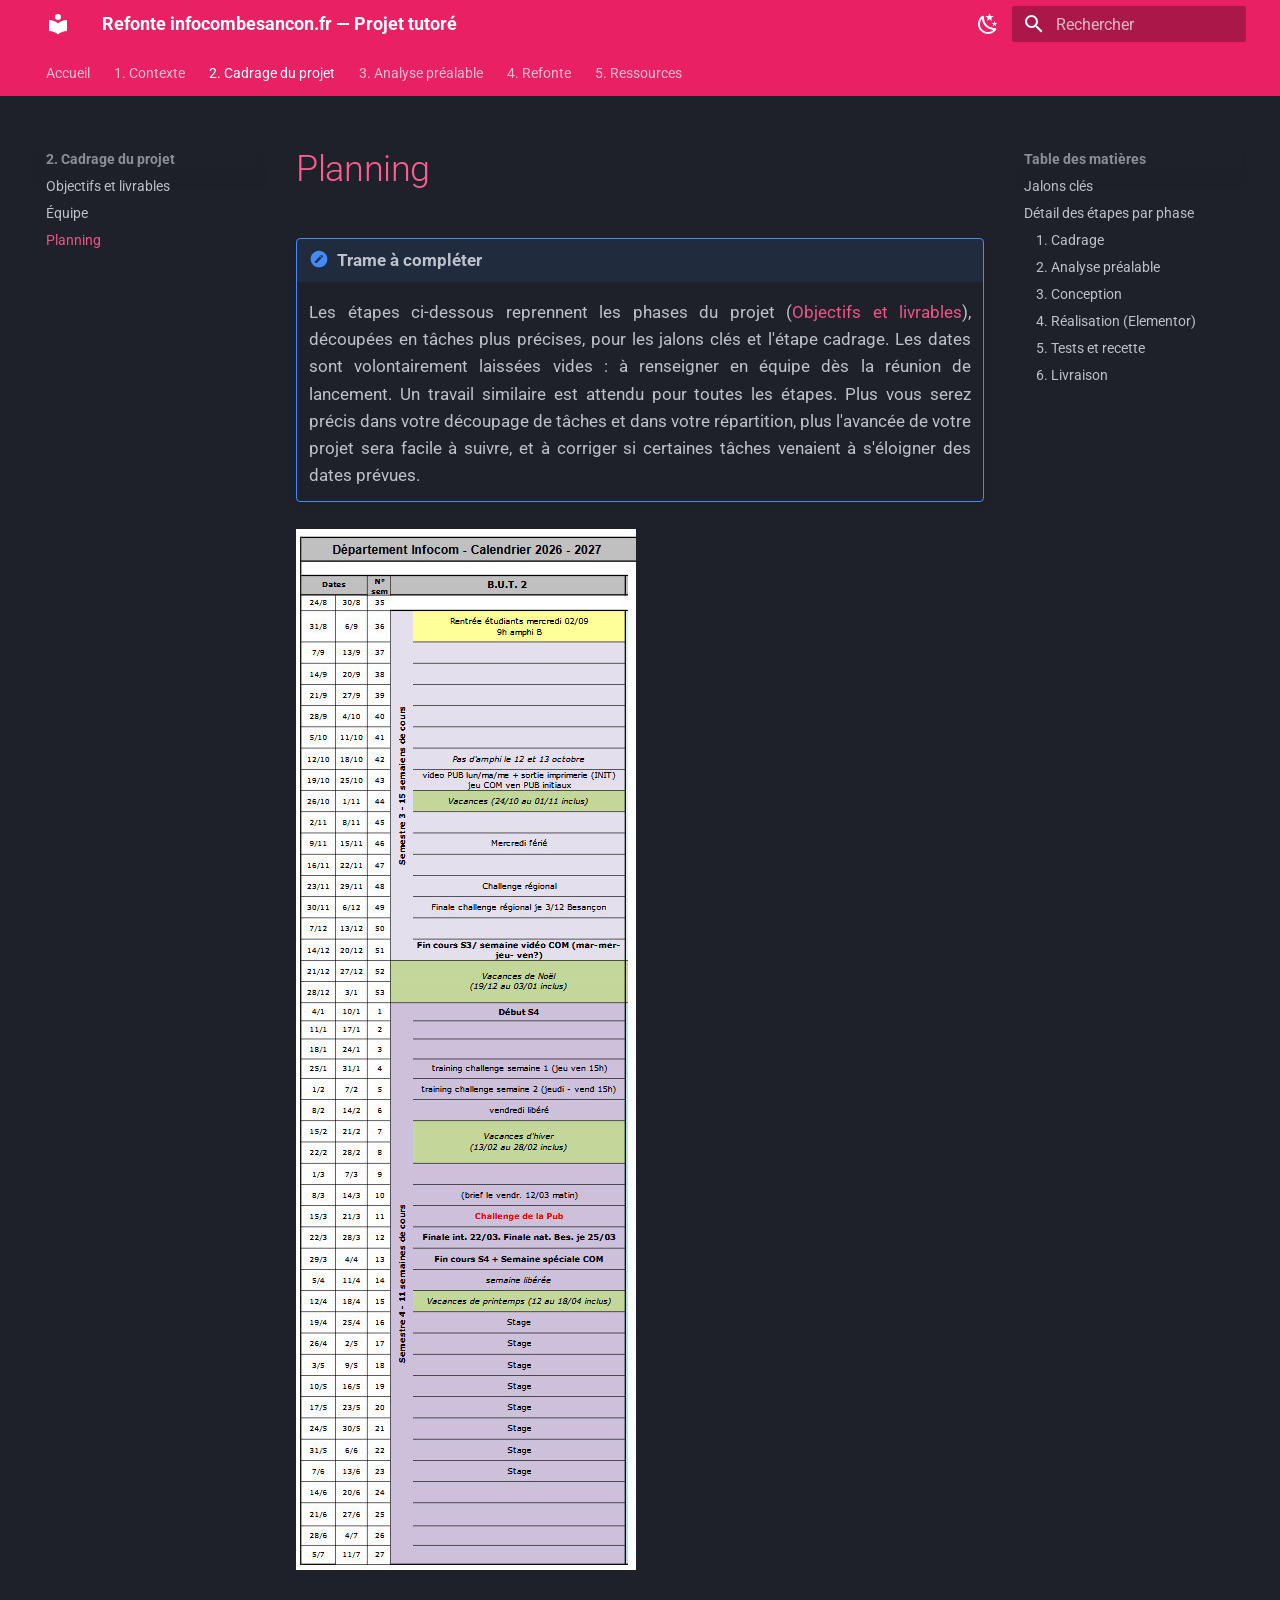
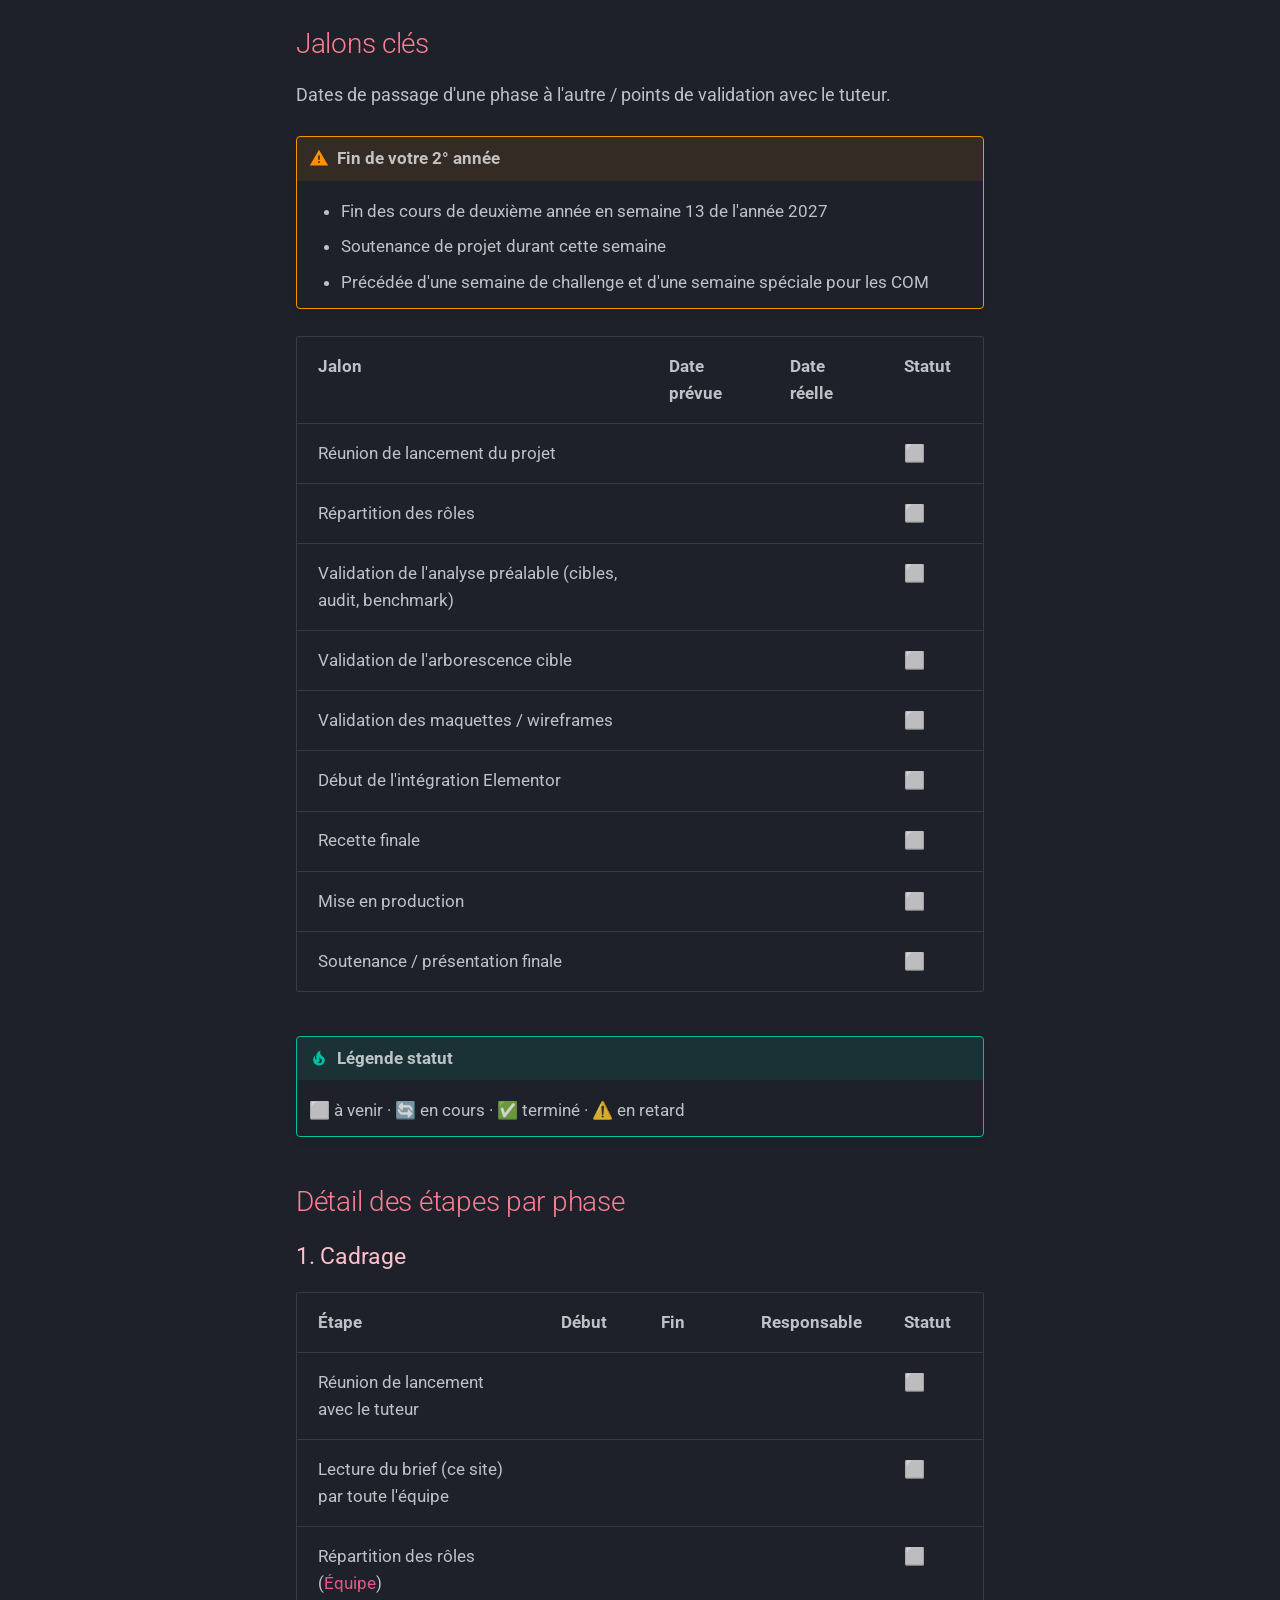
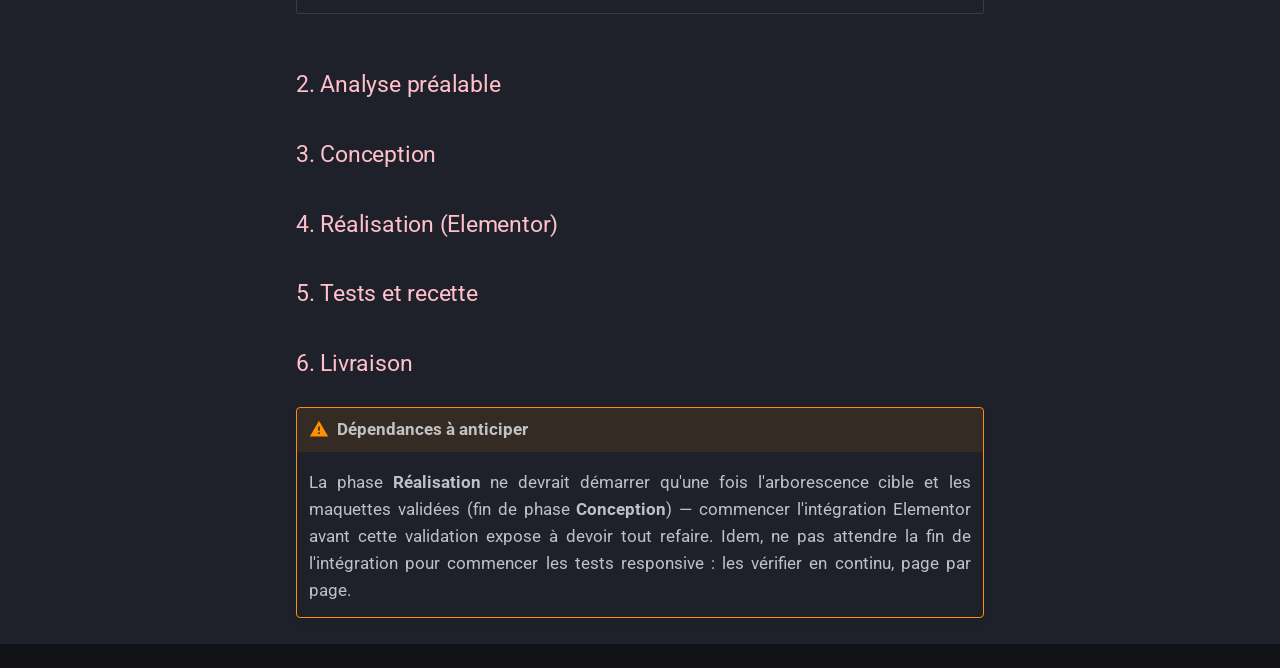
<file: 02-cadrage/planning/index.html>
<!doctype html>
<html lang="fr" class="no-js">
  <head>
    
      <meta charset="utf-8">
      <meta name="viewport" content="width=device-width,initial-scale=1">
      
        <meta name="description" content="Cahier des charges et trame de cadrage pour la refonte du site infocombesancon.fr">
      
      
      
      
        <link rel="prev" href="../equipe/">
      
      
        <link rel="next" href="../../03-analyse-prealable/">
      
      
        
      
      
      <link rel="icon" href="../../assets/images/favicon.png">
      <meta name="generator" content="mkdocs-1.6.1, mkdocs-material-9.7.6">
    
    
      
        <title>Planning - Refonte infocombesancon.fr — Projet tutoré</title>
      
    
    
      <link rel="stylesheet" href="../../assets/stylesheets/main.484c7ddc.min.css">
      
        
        <link rel="stylesheet" href="../../assets/stylesheets/palette.ab4e12ef.min.css">
      
      


    
    
      
    
    
      
        
        
        <link rel="preconnect" href="https://fonts.gstatic.com" crossorigin>
        <link rel="stylesheet" href="https://fonts.googleapis.com/css?family=Roboto:300,300i,400,400i,700,700i%7CRoboto+Mono:400,400i,700,700i&display=fallback">
        <style>:root{--md-text-font:"Roboto";--md-code-font:"Roboto Mono"}</style>
      
    
    
      <link rel="stylesheet" href="../../stylesheets/extra.css">
    
    <script>__md_scope=new URL("../..",location),__md_hash=e=>[...e].reduce(((e,_)=>(e<<5)-e+_.charCodeAt(0)),0),__md_get=(e,_=localStorage,t=__md_scope)=>JSON.parse(_.getItem(t.pathname+"."+e)),__md_set=(e,_,t=localStorage,a=__md_scope)=>{try{t.setItem(a.pathname+"."+e,JSON.stringify(_))}catch(e){}}</script>
    
      

    
    
  </head>
  
  
    
    
      
    
    
    
    
    <body dir="ltr" data-md-color-scheme="slate" data-md-color-primary="pink" data-md-color-accent="indigo">
  
    
    <input class="md-toggle" data-md-toggle="drawer" type="checkbox" id="__drawer" autocomplete="off">
    <input class="md-toggle" data-md-toggle="search" type="checkbox" id="__search" autocomplete="off">
    <label class="md-overlay" for="__drawer"></label>
    <div data-md-component="skip">
      
        
        <a href="#planning" class="md-skip">
          Aller au contenu
        </a>
      
    </div>
    <div data-md-component="announce">
      
    </div>
    
    
      

<header class="md-header" data-md-component="header">
  <nav class="md-header__inner md-grid" aria-label="En-tête">
    <a href="../.." title="Refonte infocombesancon.fr — Projet tutoré" class="md-header__button md-logo" aria-label="Refonte infocombesancon.fr — Projet tutoré" data-md-component="logo">
      
  
  <svg xmlns="http://www.w3.org/2000/svg" viewBox="0 0 24 24"><path d="M12 8a3 3 0 0 0 3-3 3 3 0 0 0-3-3 3 3 0 0 0-3 3 3 3 0 0 0 3 3m0 3.54C9.64 9.35 6.5 8 3 8v11c3.5 0 6.64 1.35 9 3.54 2.36-2.19 5.5-3.54 9-3.54V8c-3.5 0-6.64 1.35-9 3.54"/></svg>

    </a>
    <label class="md-header__button md-icon" for="__drawer">
      
      <svg xmlns="http://www.w3.org/2000/svg" viewBox="0 0 24 24"><path d="M3 6h18v2H3zm0 5h18v2H3zm0 5h18v2H3z"/></svg>
    </label>
    <div class="md-header__title" data-md-component="header-title">
      <div class="md-header__ellipsis">
        <div class="md-header__topic">
          <span class="md-ellipsis">
            Refonte infocombesancon.fr — Projet tutoré
          </span>
        </div>
        <div class="md-header__topic" data-md-component="header-topic">
          <span class="md-ellipsis">
            
              Planning
            
          </span>
        </div>
      </div>
    </div>
    
      
        <form class="md-header__option" data-md-component="palette">
  
    
    
    
    <input class="md-option" data-md-color-media="" data-md-color-scheme="slate" data-md-color-primary="pink" data-md-color-accent="indigo"  aria-label="Passer en mode sombre"  type="radio" name="__palette" id="__palette_0">
    
      <label class="md-header__button md-icon" title="Passer en mode sombre" for="__palette_1" hidden>
        <svg xmlns="http://www.w3.org/2000/svg" viewBox="0 0 24 24"><path d="m17.75 4.09-2.53 1.94.91 3.06-2.63-1.81-2.63 1.81.91-3.06-2.53-1.94L12.44 4l1.06-3 1.06 3zm3.5 6.91-1.64 1.25.59 1.98-1.7-1.17-1.7 1.17.59-1.98L15.75 11l2.06-.05L18.5 9l.69 1.95zm-2.28 4.95c.83-.08 1.72 1.1 1.19 1.85-.32.45-.66.87-1.08 1.27C15.17 23 8.84 23 4.94 19.07c-3.91-3.9-3.91-10.24 0-14.14.4-.4.82-.76 1.27-1.08.75-.53 1.93.36 1.85 1.19-.27 2.86.69 5.83 2.89 8.02a9.96 9.96 0 0 0 8.02 2.89m-1.64 2.02a12.08 12.08 0 0 1-7.8-3.47c-2.17-2.19-3.33-5-3.49-7.82-2.81 3.14-2.7 7.96.31 10.98 3.02 3.01 7.84 3.12 10.98.31"/></svg>
      </label>
    
  
    
    
    
    <input class="md-option" data-md-color-media="" data-md-color-scheme="default" data-md-color-primary="pink" data-md-color-accent="indigo"  aria-label="Passer en mode clair"  type="radio" name="__palette" id="__palette_1">
    
      <label class="md-header__button md-icon" title="Passer en mode clair" for="__palette_0" hidden>
        <svg xmlns="http://www.w3.org/2000/svg" viewBox="0 0 24 24"><path d="M12 7a5 5 0 0 1 5 5 5 5 0 0 1-5 5 5 5 0 0 1-5-5 5 5 0 0 1 5-5m0 2a3 3 0 0 0-3 3 3 3 0 0 0 3 3 3 3 0 0 0 3-3 3 3 0 0 0-3-3m0-7 2.39 3.42C13.65 5.15 12.84 5 12 5s-1.65.15-2.39.42zM3.34 7l4.16-.35A7.2 7.2 0 0 0 5.94 8.5c-.44.74-.69 1.5-.83 2.29zm.02 10 1.76-3.77a7.131 7.131 0 0 0 2.38 4.14zM20.65 7l-1.77 3.79a7.02 7.02 0 0 0-2.38-4.15zm-.01 10-4.14.36c.59-.51 1.12-1.14 1.54-1.86.42-.73.69-1.5.83-2.29zM12 22l-2.41-3.44c.74.27 1.55.44 2.41.44.82 0 1.63-.17 2.37-.44z"/></svg>
      </label>
    
  
</form>
      
    
    
      <script>var palette=__md_get("__palette");if(palette&&palette.color){if("(prefers-color-scheme)"===palette.color.media){var media=matchMedia("(prefers-color-scheme: light)"),input=document.querySelector(media.matches?"[data-md-color-media='(prefers-color-scheme: light)']":"[data-md-color-media='(prefers-color-scheme: dark)']");palette.color.media=input.getAttribute("data-md-color-media"),palette.color.scheme=input.getAttribute("data-md-color-scheme"),palette.color.primary=input.getAttribute("data-md-color-primary"),palette.color.accent=input.getAttribute("data-md-color-accent")}for(var[key,value]of Object.entries(palette.color))document.body.setAttribute("data-md-color-"+key,value)}</script>
    
    
    
      
      
        <label class="md-header__button md-icon" for="__search">
          
          <svg xmlns="http://www.w3.org/2000/svg" viewBox="0 0 24 24"><path d="M9.5 3A6.5 6.5 0 0 1 16 9.5c0 1.61-.59 3.09-1.56 4.23l.27.27h.79l5 5-1.5 1.5-5-5v-.79l-.27-.27A6.52 6.52 0 0 1 9.5 16 6.5 6.5 0 0 1 3 9.5 6.5 6.5 0 0 1 9.5 3m0 2C7 5 5 7 5 9.5S7 14 9.5 14 14 12 14 9.5 12 5 9.5 5"/></svg>
        </label>
        <div class="md-search" data-md-component="search" role="dialog">
  <label class="md-search__overlay" for="__search"></label>
  <div class="md-search__inner" role="search">
    <form class="md-search__form" name="search">
      <input type="text" class="md-search__input" name="query" aria-label="Rechercher" placeholder="Rechercher" autocapitalize="off" autocorrect="off" autocomplete="off" spellcheck="false" data-md-component="search-query" required>
      <label class="md-search__icon md-icon" for="__search">
        
        <svg xmlns="http://www.w3.org/2000/svg" viewBox="0 0 24 24"><path d="M9.5 3A6.5 6.5 0 0 1 16 9.5c0 1.61-.59 3.09-1.56 4.23l.27.27h.79l5 5-1.5 1.5-5-5v-.79l-.27-.27A6.52 6.52 0 0 1 9.5 16 6.5 6.5 0 0 1 3 9.5 6.5 6.5 0 0 1 9.5 3m0 2C7 5 5 7 5 9.5S7 14 9.5 14 14 12 14 9.5 12 5 9.5 5"/></svg>
        
        <svg xmlns="http://www.w3.org/2000/svg" viewBox="0 0 24 24"><path d="M20 11v2H8l5.5 5.5-1.42 1.42L4.16 12l7.92-7.92L13.5 5.5 8 11z"/></svg>
      </label>
      <nav class="md-search__options" aria-label="Recherche">
        
        <button type="reset" class="md-search__icon md-icon" title="Effacer" aria-label="Effacer" tabindex="-1">
          
          <svg xmlns="http://www.w3.org/2000/svg" viewBox="0 0 24 24"><path d="M19 6.41 17.59 5 12 10.59 6.41 5 5 6.41 10.59 12 5 17.59 6.41 19 12 13.41 17.59 19 19 17.59 13.41 12z"/></svg>
        </button>
      </nav>
      
        <div class="md-search__suggest" data-md-component="search-suggest"></div>
      
    </form>
    <div class="md-search__output">
      <div class="md-search__scrollwrap" tabindex="0" data-md-scrollfix>
        <div class="md-search-result" data-md-component="search-result">
          <div class="md-search-result__meta">
            Initialisation de la recherche
          </div>
          <ol class="md-search-result__list" role="presentation"></ol>
        </div>
      </div>
    </div>
  </div>
</div>
      
    
    
  </nav>
  
</header>
    
    <div class="md-container" data-md-component="container">
      
      
        
          
            
<nav class="md-tabs" aria-label="Onglets" data-md-component="tabs">
  <div class="md-grid">
    <ul class="md-tabs__list">
      
        
  
  
  
  
    <li class="md-tabs__item">
      <a href="../.." class="md-tabs__link">
        
  
  
    
  
  Accueil

      </a>
    </li>
  

      
        
  
  
  
  
    
    
      <li class="md-tabs__item">
        <a href="../../01-contexte/" class="md-tabs__link">
          
  
  
  1. Contexte

        </a>
      </li>
    
  

      
        
  
  
  
    
  
  
    
    
      <li class="md-tabs__item md-tabs__item--active">
        <a href="../" class="md-tabs__link">
          
  
  
  2. Cadrage du projet

        </a>
      </li>
    
  

      
        
  
  
  
  
    
    
      <li class="md-tabs__item">
        <a href="../../03-analyse-prealable/" class="md-tabs__link">
          
  
  
  3. Analyse préalable

        </a>
      </li>
    
  

      
        
  
  
  
  
    
    
      <li class="md-tabs__item">
        <a href="../../04-refonte/" class="md-tabs__link">
          
  
  
  4. Refonte

        </a>
      </li>
    
  

      
        
  
  
  
  
    <li class="md-tabs__item">
      <a href="../../05-ressources/" class="md-tabs__link">
        
  
  
    
  
  5. Ressources

      </a>
    </li>
  

      
    </ul>
  </div>
</nav>
          
        
      
      <main class="md-main" data-md-component="main">
        <div class="md-main__inner md-grid">
          
            
              
              <div class="md-sidebar md-sidebar--primary" data-md-component="sidebar" data-md-type="navigation" >
                <div class="md-sidebar__scrollwrap">
                  <div class="md-sidebar__inner">
                    


  


<nav class="md-nav md-nav--primary md-nav--lifted" aria-label="Navigation" data-md-level="0">
  <label class="md-nav__title" for="__drawer">
    <a href="../.." title="Refonte infocombesancon.fr — Projet tutoré" class="md-nav__button md-logo" aria-label="Refonte infocombesancon.fr — Projet tutoré" data-md-component="logo">
      
  
  <svg xmlns="http://www.w3.org/2000/svg" viewBox="0 0 24 24"><path d="M12 8a3 3 0 0 0 3-3 3 3 0 0 0-3-3 3 3 0 0 0-3 3 3 3 0 0 0 3 3m0 3.54C9.64 9.35 6.5 8 3 8v11c3.5 0 6.64 1.35 9 3.54 2.36-2.19 5.5-3.54 9-3.54V8c-3.5 0-6.64 1.35-9 3.54"/></svg>

    </a>
    Refonte infocombesancon.fr — Projet tutoré
  </label>
  
  <ul class="md-nav__list" data-md-scrollfix>
    
      
      
  
  
  
  
    <li class="md-nav__item">
      <a href="../.." class="md-nav__link">
        
  
  
  <span class="md-ellipsis">
    
  
    Accueil
  

    
  </span>
  
  

      </a>
    </li>
  

    
      
      
  
  
  
  
    
    
    
    
      
      
        
      
    
    
    <li class="md-nav__item md-nav__item--nested">
      
        
        
        <input class="md-nav__toggle md-toggle " type="checkbox" id="__nav_2" >
        
          
          <label class="md-nav__link" for="__nav_2" id="__nav_2_label" tabindex="0">
            
  
  
  <span class="md-ellipsis">
    
  
    1. Contexte
  

    
  </span>
  
  

            <span class="md-nav__icon md-icon"></span>
          </label>
        
        <nav class="md-nav" data-md-level="1" aria-labelledby="__nav_2_label" aria-expanded="false">
          <label class="md-nav__title" for="__nav_2">
            <span class="md-nav__icon md-icon"></span>
            
  
    1. Contexte
  

          </label>
          <ul class="md-nav__list" data-md-scrollfix>
            
              
                
  
  
  
  
    <li class="md-nav__item">
      <a href="../../01-contexte/" class="md-nav__link">
        
  
  
  <span class="md-ellipsis">
    
  
    Le site actuel
  

    
  </span>
  
  

      </a>
    </li>
  

              
            
          </ul>
        </nav>
      
    </li>
  

    
      
      
  
  
    
  
  
  
    
    
    
    
      
        
        
      
      
        
      
    
    
    <li class="md-nav__item md-nav__item--active md-nav__item--section md-nav__item--nested">
      
        
        
        <input class="md-nav__toggle md-toggle " type="checkbox" id="__nav_3" checked>
        
          
          <label class="md-nav__link" for="__nav_3" id="__nav_3_label" tabindex="">
            
  
  
  <span class="md-ellipsis">
    
  
    2. Cadrage du projet
  

    
  </span>
  
  

            <span class="md-nav__icon md-icon"></span>
          </label>
        
        <nav class="md-nav" data-md-level="1" aria-labelledby="__nav_3_label" aria-expanded="true">
          <label class="md-nav__title" for="__nav_3">
            <span class="md-nav__icon md-icon"></span>
            
  
    2. Cadrage du projet
  

          </label>
          <ul class="md-nav__list" data-md-scrollfix>
            
              
                
  
  
  
  
    <li class="md-nav__item">
      <a href="../" class="md-nav__link">
        
  
  
  <span class="md-ellipsis">
    
  
    Objectifs et livrables
  

    
  </span>
  
  

      </a>
    </li>
  

              
            
              
                
  
  
  
  
    <li class="md-nav__item">
      <a href="../equipe/" class="md-nav__link">
        
  
  
  <span class="md-ellipsis">
    
  
    Équipe
  

    
  </span>
  
  

      </a>
    </li>
  

              
            
              
                
  
  
    
  
  
  
    <li class="md-nav__item md-nav__item--active">
      
      <input class="md-nav__toggle md-toggle" type="checkbox" id="__toc">
      
      
        
      
      
        <label class="md-nav__link md-nav__link--active" for="__toc">
          
  
  
  <span class="md-ellipsis">
    
  
    Planning
  

    
  </span>
  
  

          <span class="md-nav__icon md-icon"></span>
        </label>
      
      <a href="./" class="md-nav__link md-nav__link--active">
        
  
  
  <span class="md-ellipsis">
    
  
    Planning
  

    
  </span>
  
  

      </a>
      
        

<nav class="md-nav md-nav--secondary" aria-label="Table des matières">
  
  
  
    
  
  
    <label class="md-nav__title" for="__toc">
      <span class="md-nav__icon md-icon"></span>
      Table des matières
    </label>
    <ul class="md-nav__list" data-md-component="toc" data-md-scrollfix>
      
        <li class="md-nav__item">
  <a href="#jalons-cles" class="md-nav__link">
    <span class="md-ellipsis">
      
        Jalons clés
      
    </span>
  </a>
  
</li>
      
        <li class="md-nav__item">
  <a href="#detail-des-etapes-par-phase" class="md-nav__link">
    <span class="md-ellipsis">
      
        Détail des étapes par phase
      
    </span>
  </a>
  
    <nav class="md-nav" aria-label="Détail des étapes par phase">
      <ul class="md-nav__list">
        
          <li class="md-nav__item">
  <a href="#1-cadrage" class="md-nav__link">
    <span class="md-ellipsis">
      
        1. Cadrage
      
    </span>
  </a>
  
</li>
        
          <li class="md-nav__item">
  <a href="#2-analyse-prealable" class="md-nav__link">
    <span class="md-ellipsis">
      
        2. Analyse préalable
      
    </span>
  </a>
  
</li>
        
          <li class="md-nav__item">
  <a href="#3-conception" class="md-nav__link">
    <span class="md-ellipsis">
      
        3. Conception
      
    </span>
  </a>
  
</li>
        
          <li class="md-nav__item">
  <a href="#4-realisation-elementor" class="md-nav__link">
    <span class="md-ellipsis">
      
        4. Réalisation (Elementor)
      
    </span>
  </a>
  
</li>
        
          <li class="md-nav__item">
  <a href="#5-tests-et-recette" class="md-nav__link">
    <span class="md-ellipsis">
      
        5. Tests et recette
      
    </span>
  </a>
  
</li>
        
          <li class="md-nav__item">
  <a href="#6-livraison" class="md-nav__link">
    <span class="md-ellipsis">
      
        6. Livraison
      
    </span>
  </a>
  
</li>
        
      </ul>
    </nav>
  
</li>
      
    </ul>
  
</nav>
      
    </li>
  

              
            
          </ul>
        </nav>
      
    </li>
  

    
      
      
  
  
  
  
    
    
    
    
      
      
        
      
    
    
    <li class="md-nav__item md-nav__item--nested">
      
        
        
        <input class="md-nav__toggle md-toggle " type="checkbox" id="__nav_4" >
        
          
          <label class="md-nav__link" for="__nav_4" id="__nav_4_label" tabindex="0">
            
  
  
  <span class="md-ellipsis">
    
  
    3. Analyse préalable
  

    
  </span>
  
  

            <span class="md-nav__icon md-icon"></span>
          </label>
        
        <nav class="md-nav" data-md-level="1" aria-labelledby="__nav_4_label" aria-expanded="false">
          <label class="md-nav__title" for="__nav_4">
            <span class="md-nav__icon md-icon"></span>
            
  
    3. Analyse préalable
  

          </label>
          <ul class="md-nav__list" data-md-scrollfix>
            
              
                
  
  
  
  
    <li class="md-nav__item">
      <a href="../../03-analyse-prealable/" class="md-nav__link">
        
  
  
  <span class="md-ellipsis">
    
  
    Pourquoi analyser avant de refondre
  

    
  </span>
  
  

      </a>
    </li>
  

              
            
              
                
  
  
  
  
    <li class="md-nav__item">
      <a href="../../03-analyse-prealable/cibles-objectifs/" class="md-nav__link">
        
  
  
  <span class="md-ellipsis">
    
  
    Cibles et objectifs
  

    
  </span>
  
  

      </a>
    </li>
  

              
            
              
                
  
  
  
  
    <li class="md-nav__item">
      <a href="../../03-analyse-prealable/audit-existant/" class="md-nav__link">
        
  
  
  <span class="md-ellipsis">
    
  
    Audit du site existant
  

    
  </span>
  
  

      </a>
    </li>
  

              
            
              
                
  
  
  
  
    <li class="md-nav__item">
      <a href="../../03-analyse-prealable/benchmark/" class="md-nav__link">
        
  
  
  <span class="md-ellipsis">
    
  
    Benchmark
  

    
  </span>
  
  

      </a>
    </li>
  

              
            
          </ul>
        </nav>
      
    </li>
  

    
      
      
  
  
  
  
    
    
    
    
      
      
        
      
    
    
    <li class="md-nav__item md-nav__item--nested">
      
        
        
        <input class="md-nav__toggle md-toggle " type="checkbox" id="__nav_5" >
        
          
          <label class="md-nav__link" for="__nav_5" id="__nav_5_label" tabindex="0">
            
  
  
  <span class="md-ellipsis">
    
  
    4. Refonte
  

    
  </span>
  
  

            <span class="md-nav__icon md-icon"></span>
          </label>
        
        <nav class="md-nav" data-md-level="1" aria-labelledby="__nav_5_label" aria-expanded="false">
          <label class="md-nav__title" for="__nav_5">
            <span class="md-nav__icon md-icon"></span>
            
  
    4. Refonte
  

          </label>
          <ul class="md-nav__list" data-md-scrollfix>
            
              
                
  
  
  
  
    <li class="md-nav__item">
      <a href="../../04-refonte/" class="md-nav__link">
        
  
  
  <span class="md-ellipsis">
    
  
    Cadre technique (Elementor)
  

    
  </span>
  
  

      </a>
    </li>
  

              
            
              
                
  
  
  
  
    <li class="md-nav__item">
      <a href="../../04-refonte/livrables-attendus/" class="md-nav__link">
        
  
  
  <span class="md-ellipsis">
    
  
    Livrables attendus
  

    
  </span>
  
  

      </a>
    </li>
  

              
            
          </ul>
        </nav>
      
    </li>
  

    
      
      
  
  
  
  
    <li class="md-nav__item">
      <a href="../../05-ressources/" class="md-nav__link">
        
  
  
  <span class="md-ellipsis">
    
  
    5. Ressources
  

    
  </span>
  
  

      </a>
    </li>
  

    
  </ul>
</nav>
                  </div>
                </div>
              </div>
            
            
              
              <div class="md-sidebar md-sidebar--secondary" data-md-component="sidebar" data-md-type="toc" >
                <div class="md-sidebar__scrollwrap">
                  <div class="md-sidebar__inner">
                    

<nav class="md-nav md-nav--secondary" aria-label="Table des matières">
  
  
  
    
  
  
    <label class="md-nav__title" for="__toc">
      <span class="md-nav__icon md-icon"></span>
      Table des matières
    </label>
    <ul class="md-nav__list" data-md-component="toc" data-md-scrollfix>
      
        <li class="md-nav__item">
  <a href="#jalons-cles" class="md-nav__link">
    <span class="md-ellipsis">
      
        Jalons clés
      
    </span>
  </a>
  
</li>
      
        <li class="md-nav__item">
  <a href="#detail-des-etapes-par-phase" class="md-nav__link">
    <span class="md-ellipsis">
      
        Détail des étapes par phase
      
    </span>
  </a>
  
    <nav class="md-nav" aria-label="Détail des étapes par phase">
      <ul class="md-nav__list">
        
          <li class="md-nav__item">
  <a href="#1-cadrage" class="md-nav__link">
    <span class="md-ellipsis">
      
        1. Cadrage
      
    </span>
  </a>
  
</li>
        
          <li class="md-nav__item">
  <a href="#2-analyse-prealable" class="md-nav__link">
    <span class="md-ellipsis">
      
        2. Analyse préalable
      
    </span>
  </a>
  
</li>
        
          <li class="md-nav__item">
  <a href="#3-conception" class="md-nav__link">
    <span class="md-ellipsis">
      
        3. Conception
      
    </span>
  </a>
  
</li>
        
          <li class="md-nav__item">
  <a href="#4-realisation-elementor" class="md-nav__link">
    <span class="md-ellipsis">
      
        4. Réalisation (Elementor)
      
    </span>
  </a>
  
</li>
        
          <li class="md-nav__item">
  <a href="#5-tests-et-recette" class="md-nav__link">
    <span class="md-ellipsis">
      
        5. Tests et recette
      
    </span>
  </a>
  
</li>
        
          <li class="md-nav__item">
  <a href="#6-livraison" class="md-nav__link">
    <span class="md-ellipsis">
      
        6. Livraison
      
    </span>
  </a>
  
</li>
        
      </ul>
    </nav>
  
</li>
      
    </ul>
  
</nav>
                  </div>
                </div>
              </div>
            
          
          
            <div class="md-content" data-md-component="content">
              
              <article class="md-content__inner md-typeset">
                
                  



<h1 id="planning">Planning<a class="headerlink" href="#planning" title="Permanent link">&para;</a></h1>
<div class="admonition note">
<p class="admonition-title">Trame à compléter</p>
<p>Les étapes ci-dessous reprennent les phases du projet (<a href="../">Objectifs et livrables</a>), découpées en tâches plus précises, pour les jalons clés et l'étape cadrage. Les dates sont volontairement laissées vides : à renseigner en équipe dès la réunion de lancement.
Un travail similaire est attendu pour toutes les étapes. Plus vous serez précis dans votre découpage de tâches et dans votre répartition, plus l'avancée de votre projet sera facile à suivre, et à corriger si certaines tâches venaient à s'éloigner des dates prévues.</p>
</div>
<p><img alt="Calendrier 2A 2026-2027" src="../../assets/calendrier-26-27-2A.jpg" /></p>
<h2 id="jalons-cles">Jalons clés<a class="headerlink" href="#jalons-cles" title="Permanent link">&para;</a></h2>
<p>Dates de passage d'une phase à l'autre / points de validation avec le tuteur.</p>
<div class="admonition warning">
<p class="admonition-title">Fin de votre 2° année </p>
<ul>
<li>Fin des cours de deuxième année en semaine 13 de l'année 2027</li>
<li>Soutenance de projet durant cette semaine</li>
<li>Précédée d'une semaine de challenge et d'une semaine spéciale pour les COM</li>
</ul>
</div>
<table>
<thead>
<tr>
<th>Jalon</th>
<th>Date prévue</th>
<th>Date réelle</th>
<th>Statut</th>
</tr>
</thead>
<tbody>
<tr>
<td>Réunion de lancement du projet</td>
<td></td>
<td></td>
<td>⬜</td>
</tr>
<tr>
<td>Répartition des rôles</td>
<td></td>
<td></td>
<td>⬜</td>
</tr>
<tr>
<td>Validation de l'analyse préalable (cibles, audit, benchmark)</td>
<td></td>
<td></td>
<td>⬜</td>
</tr>
<tr>
<td>Validation de l'arborescence cible</td>
<td></td>
<td></td>
<td>⬜</td>
</tr>
<tr>
<td>Validation des maquettes / wireframes</td>
<td></td>
<td></td>
<td>⬜</td>
</tr>
<tr>
<td>Début de l'intégration Elementor</td>
<td></td>
<td></td>
<td>⬜</td>
</tr>
<tr>
<td>Recette finale</td>
<td></td>
<td></td>
<td>⬜</td>
</tr>
<tr>
<td>Mise en production</td>
<td></td>
<td></td>
<td>⬜</td>
</tr>
<tr>
<td>Soutenance / présentation finale</td>
<td></td>
<td></td>
<td>⬜</td>
</tr>
</tbody>
</table>
<div class="admonition tip">
<p class="admonition-title">Légende statut</p>
<p>⬜ à venir · 🔄 en cours · ✅ terminé · ⚠️ en retard</p>
</div>
<h2 id="detail-des-etapes-par-phase">Détail des étapes par phase<a class="headerlink" href="#detail-des-etapes-par-phase" title="Permanent link">&para;</a></h2>
<h3 id="1-cadrage">1. Cadrage<a class="headerlink" href="#1-cadrage" title="Permanent link">&para;</a></h3>
<table>
<thead>
<tr>
<th>Étape</th>
<th>Début</th>
<th>Fin</th>
<th>Responsable</th>
<th>Statut</th>
</tr>
</thead>
<tbody>
<tr>
<td>Réunion de lancement avec le tuteur</td>
<td></td>
<td></td>
<td></td>
<td>⬜</td>
</tr>
<tr>
<td>Lecture du brief (ce site) par toute l'équipe</td>
<td></td>
<td></td>
<td></td>
<td>⬜</td>
</tr>
<tr>
<td>Répartition des rôles (<a href="../equipe/">Équipe</a>)</td>
<td></td>
<td></td>
<td></td>
<td>⬜</td>
</tr>
</tbody>
</table>
<h3 id="2-analyse-prealable">2. Analyse préalable<a class="headerlink" href="#2-analyse-prealable" title="Permanent link">&para;</a></h3>
<h3 id="3-conception">3. Conception<a class="headerlink" href="#3-conception" title="Permanent link">&para;</a></h3>
<h3 id="4-realisation-elementor">4. Réalisation (Elementor)<a class="headerlink" href="#4-realisation-elementor" title="Permanent link">&para;</a></h3>
<h3 id="5-tests-et-recette">5. Tests et recette<a class="headerlink" href="#5-tests-et-recette" title="Permanent link">&para;</a></h3>
<h3 id="6-livraison">6. Livraison<a class="headerlink" href="#6-livraison" title="Permanent link">&para;</a></h3>
<div class="admonition warning">
<p class="admonition-title">Dépendances à anticiper</p>
<p>La phase <strong>Réalisation</strong> ne devrait démarrer qu'une fois l'arborescence cible et les maquettes validées (fin de phase <strong>Conception</strong>) — commencer l'intégration Elementor avant cette validation expose à devoir tout refaire. Idem, ne pas attendre la fin de l'intégration pour commencer les tests responsive : les vérifier en continu, page par page.</p>
</div>












                
              </article>
            </div>
          
          
<script>var target=document.getElementById(location.hash.slice(1));target&&target.name&&(target.checked=target.name.startsWith("__tabbed_"))</script>
        </div>
        
          <button type="button" class="md-top md-icon" data-md-component="top" hidden>
  
  <svg xmlns="http://www.w3.org/2000/svg" viewBox="0 0 24 24"><path d="M13 20h-2V8l-5.5 5.5-1.42-1.42L12 4.16l7.92 7.92-1.42 1.42L13 8z"/></svg>
  Retour en haut de la page
</button>
        
      </main>
      
        <footer class="md-footer">
  
  <div class="md-footer-meta md-typeset">
    <div class="md-footer-meta__inner md-grid">
      <div class="md-copyright">
  
  
</div>
      
    </div>
  </div>
</footer>
      
    </div>
    <div class="md-dialog" data-md-component="dialog">
      <div class="md-dialog__inner md-typeset"></div>
    </div>
    
    
    
      
      
      <script id="__config" type="application/json">{"annotate": null, "base": "../..", "features": ["navigation.tabs", "navigation.sections", "navigation.top", "search.suggest", "search.highlight", "content.code.copy"], "search": "../../assets/javascripts/workers/search.2c215733.min.js", "tags": null, "translations": {"clipboard.copied": "Copi\u00e9 dans le presse-papier", "clipboard.copy": "Copier dans le presse-papier", "search.result.more.one": "1 de plus sur cette page", "search.result.more.other": "# de plus sur cette page", "search.result.none": "Aucun document trouv\u00e9", "search.result.one": "1 document trouv\u00e9", "search.result.other": "# documents trouv\u00e9s", "search.result.placeholder": "Taper pour d\u00e9marrer la recherche", "search.result.term.missing": "Non trouv\u00e9", "select.version": "S\u00e9lectionner la version"}, "version": null}</script>
    
    
      <script src="../../assets/javascripts/bundle.79ae519e.min.js"></script>
      
    
  </body>
</html>
</file>
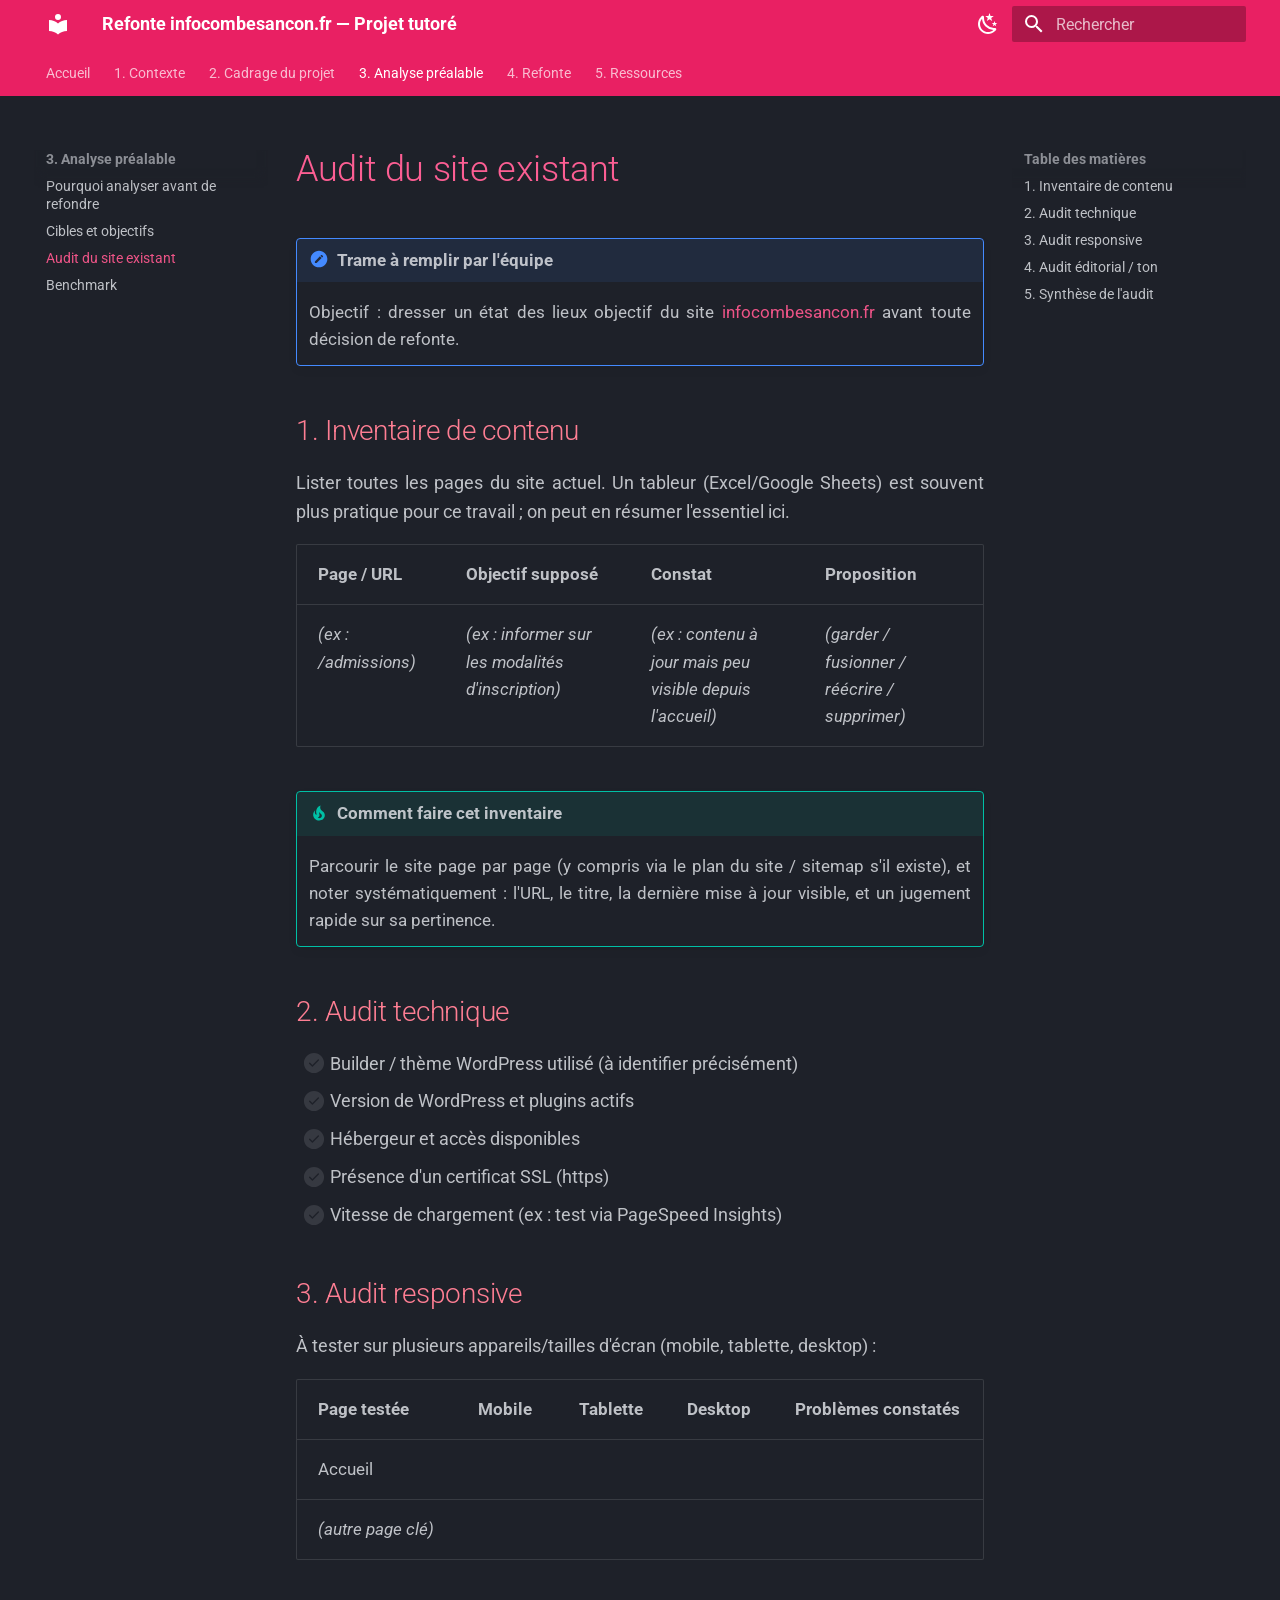
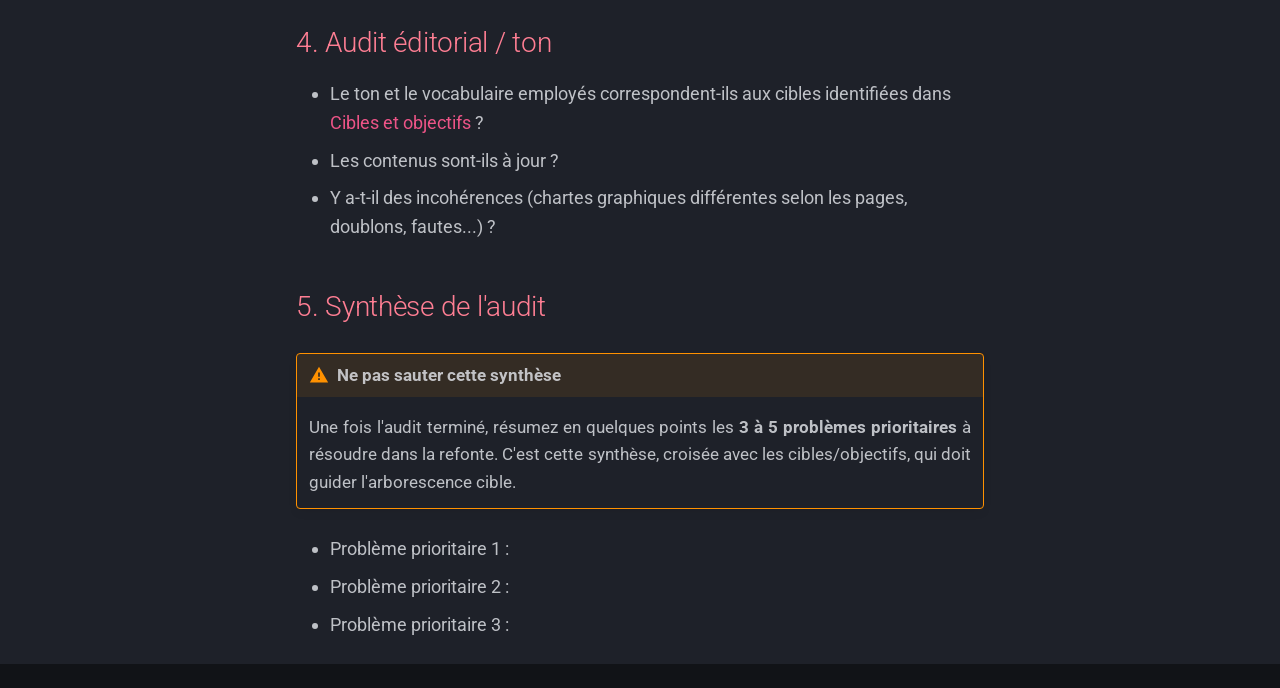
<file: 03-analyse-prealable/audit-existant/index.html>
<!doctype html>
<html lang="fr" class="no-js">
  <head>
    
      <meta charset="utf-8">
      <meta name="viewport" content="width=device-width,initial-scale=1">
      
        <meta name="description" content="Cahier des charges et trame de cadrage pour la refonte du site infocombesancon.fr">
      
      
      
      
        <link rel="prev" href="../cibles-objectifs/">
      
      
        <link rel="next" href="../benchmark/">
      
      
        
      
      
      <link rel="icon" href="../../assets/images/favicon.png">
      <meta name="generator" content="mkdocs-1.6.1, mkdocs-material-9.7.6">
    
    
      
        <title>Audit du site existant - Refonte infocombesancon.fr — Projet tutoré</title>
      
    
    
      <link rel="stylesheet" href="../../assets/stylesheets/main.484c7ddc.min.css">
      
        
        <link rel="stylesheet" href="../../assets/stylesheets/palette.ab4e12ef.min.css">
      
      


    
    
      
    
    
      
        
        
        <link rel="preconnect" href="https://fonts.gstatic.com" crossorigin>
        <link rel="stylesheet" href="https://fonts.googleapis.com/css?family=Roboto:300,300i,400,400i,700,700i%7CRoboto+Mono:400,400i,700,700i&display=fallback">
        <style>:root{--md-text-font:"Roboto";--md-code-font:"Roboto Mono"}</style>
      
    
    
      <link rel="stylesheet" href="../../stylesheets/extra.css">
    
    <script>__md_scope=new URL("../..",location),__md_hash=e=>[...e].reduce(((e,_)=>(e<<5)-e+_.charCodeAt(0)),0),__md_get=(e,_=localStorage,t=__md_scope)=>JSON.parse(_.getItem(t.pathname+"."+e)),__md_set=(e,_,t=localStorage,a=__md_scope)=>{try{t.setItem(a.pathname+"."+e,JSON.stringify(_))}catch(e){}}</script>
    
      

    
    
  </head>
  
  
    
    
      
    
    
    
    
    <body dir="ltr" data-md-color-scheme="slate" data-md-color-primary="pink" data-md-color-accent="indigo">
  
    
    <input class="md-toggle" data-md-toggle="drawer" type="checkbox" id="__drawer" autocomplete="off">
    <input class="md-toggle" data-md-toggle="search" type="checkbox" id="__search" autocomplete="off">
    <label class="md-overlay" for="__drawer"></label>
    <div data-md-component="skip">
      
        
        <a href="#audit-du-site-existant" class="md-skip">
          Aller au contenu
        </a>
      
    </div>
    <div data-md-component="announce">
      
    </div>
    
    
      

<header class="md-header" data-md-component="header">
  <nav class="md-header__inner md-grid" aria-label="En-tête">
    <a href="../.." title="Refonte infocombesancon.fr — Projet tutoré" class="md-header__button md-logo" aria-label="Refonte infocombesancon.fr — Projet tutoré" data-md-component="logo">
      
  
  <svg xmlns="http://www.w3.org/2000/svg" viewBox="0 0 24 24"><path d="M12 8a3 3 0 0 0 3-3 3 3 0 0 0-3-3 3 3 0 0 0-3 3 3 3 0 0 0 3 3m0 3.54C9.64 9.35 6.5 8 3 8v11c3.5 0 6.64 1.35 9 3.54 2.36-2.19 5.5-3.54 9-3.54V8c-3.5 0-6.64 1.35-9 3.54"/></svg>

    </a>
    <label class="md-header__button md-icon" for="__drawer">
      
      <svg xmlns="http://www.w3.org/2000/svg" viewBox="0 0 24 24"><path d="M3 6h18v2H3zm0 5h18v2H3zm0 5h18v2H3z"/></svg>
    </label>
    <div class="md-header__title" data-md-component="header-title">
      <div class="md-header__ellipsis">
        <div class="md-header__topic">
          <span class="md-ellipsis">
            Refonte infocombesancon.fr — Projet tutoré
          </span>
        </div>
        <div class="md-header__topic" data-md-component="header-topic">
          <span class="md-ellipsis">
            
              Audit du site existant
            
          </span>
        </div>
      </div>
    </div>
    
      
        <form class="md-header__option" data-md-component="palette">
  
    
    
    
    <input class="md-option" data-md-color-media="" data-md-color-scheme="slate" data-md-color-primary="pink" data-md-color-accent="indigo"  aria-label="Passer en mode sombre"  type="radio" name="__palette" id="__palette_0">
    
      <label class="md-header__button md-icon" title="Passer en mode sombre" for="__palette_1" hidden>
        <svg xmlns="http://www.w3.org/2000/svg" viewBox="0 0 24 24"><path d="m17.75 4.09-2.53 1.94.91 3.06-2.63-1.81-2.63 1.81.91-3.06-2.53-1.94L12.44 4l1.06-3 1.06 3zm3.5 6.91-1.64 1.25.59 1.98-1.7-1.17-1.7 1.17.59-1.98L15.75 11l2.06-.05L18.5 9l.69 1.95zm-2.28 4.95c.83-.08 1.72 1.1 1.19 1.85-.32.45-.66.87-1.08 1.27C15.17 23 8.84 23 4.94 19.07c-3.91-3.9-3.91-10.24 0-14.14.4-.4.82-.76 1.27-1.08.75-.53 1.93.36 1.85 1.19-.27 2.86.69 5.83 2.89 8.02a9.96 9.96 0 0 0 8.02 2.89m-1.64 2.02a12.08 12.08 0 0 1-7.8-3.47c-2.17-2.19-3.33-5-3.49-7.82-2.81 3.14-2.7 7.96.31 10.98 3.02 3.01 7.84 3.12 10.98.31"/></svg>
      </label>
    
  
    
    
    
    <input class="md-option" data-md-color-media="" data-md-color-scheme="default" data-md-color-primary="pink" data-md-color-accent="indigo"  aria-label="Passer en mode clair"  type="radio" name="__palette" id="__palette_1">
    
      <label class="md-header__button md-icon" title="Passer en mode clair" for="__palette_0" hidden>
        <svg xmlns="http://www.w3.org/2000/svg" viewBox="0 0 24 24"><path d="M12 7a5 5 0 0 1 5 5 5 5 0 0 1-5 5 5 5 0 0 1-5-5 5 5 0 0 1 5-5m0 2a3 3 0 0 0-3 3 3 3 0 0 0 3 3 3 3 0 0 0 3-3 3 3 0 0 0-3-3m0-7 2.39 3.42C13.65 5.15 12.84 5 12 5s-1.65.15-2.39.42zM3.34 7l4.16-.35A7.2 7.2 0 0 0 5.94 8.5c-.44.74-.69 1.5-.83 2.29zm.02 10 1.76-3.77a7.131 7.131 0 0 0 2.38 4.14zM20.65 7l-1.77 3.79a7.02 7.02 0 0 0-2.38-4.15zm-.01 10-4.14.36c.59-.51 1.12-1.14 1.54-1.86.42-.73.69-1.5.83-2.29zM12 22l-2.41-3.44c.74.27 1.55.44 2.41.44.82 0 1.63-.17 2.37-.44z"/></svg>
      </label>
    
  
</form>
      
    
    
      <script>var palette=__md_get("__palette");if(palette&&palette.color){if("(prefers-color-scheme)"===palette.color.media){var media=matchMedia("(prefers-color-scheme: light)"),input=document.querySelector(media.matches?"[data-md-color-media='(prefers-color-scheme: light)']":"[data-md-color-media='(prefers-color-scheme: dark)']");palette.color.media=input.getAttribute("data-md-color-media"),palette.color.scheme=input.getAttribute("data-md-color-scheme"),palette.color.primary=input.getAttribute("data-md-color-primary"),palette.color.accent=input.getAttribute("data-md-color-accent")}for(var[key,value]of Object.entries(palette.color))document.body.setAttribute("data-md-color-"+key,value)}</script>
    
    
    
      
      
        <label class="md-header__button md-icon" for="__search">
          
          <svg xmlns="http://www.w3.org/2000/svg" viewBox="0 0 24 24"><path d="M9.5 3A6.5 6.5 0 0 1 16 9.5c0 1.61-.59 3.09-1.56 4.23l.27.27h.79l5 5-1.5 1.5-5-5v-.79l-.27-.27A6.52 6.52 0 0 1 9.5 16 6.5 6.5 0 0 1 3 9.5 6.5 6.5 0 0 1 9.5 3m0 2C7 5 5 7 5 9.5S7 14 9.5 14 14 12 14 9.5 12 5 9.5 5"/></svg>
        </label>
        <div class="md-search" data-md-component="search" role="dialog">
  <label class="md-search__overlay" for="__search"></label>
  <div class="md-search__inner" role="search">
    <form class="md-search__form" name="search">
      <input type="text" class="md-search__input" name="query" aria-label="Rechercher" placeholder="Rechercher" autocapitalize="off" autocorrect="off" autocomplete="off" spellcheck="false" data-md-component="search-query" required>
      <label class="md-search__icon md-icon" for="__search">
        
        <svg xmlns="http://www.w3.org/2000/svg" viewBox="0 0 24 24"><path d="M9.5 3A6.5 6.5 0 0 1 16 9.5c0 1.61-.59 3.09-1.56 4.23l.27.27h.79l5 5-1.5 1.5-5-5v-.79l-.27-.27A6.52 6.52 0 0 1 9.5 16 6.5 6.5 0 0 1 3 9.5 6.5 6.5 0 0 1 9.5 3m0 2C7 5 5 7 5 9.5S7 14 9.5 14 14 12 14 9.5 12 5 9.5 5"/></svg>
        
        <svg xmlns="http://www.w3.org/2000/svg" viewBox="0 0 24 24"><path d="M20 11v2H8l5.5 5.5-1.42 1.42L4.16 12l7.92-7.92L13.5 5.5 8 11z"/></svg>
      </label>
      <nav class="md-search__options" aria-label="Recherche">
        
        <button type="reset" class="md-search__icon md-icon" title="Effacer" aria-label="Effacer" tabindex="-1">
          
          <svg xmlns="http://www.w3.org/2000/svg" viewBox="0 0 24 24"><path d="M19 6.41 17.59 5 12 10.59 6.41 5 5 6.41 10.59 12 5 17.59 6.41 19 12 13.41 17.59 19 19 17.59 13.41 12z"/></svg>
        </button>
      </nav>
      
        <div class="md-search__suggest" data-md-component="search-suggest"></div>
      
    </form>
    <div class="md-search__output">
      <div class="md-search__scrollwrap" tabindex="0" data-md-scrollfix>
        <div class="md-search-result" data-md-component="search-result">
          <div class="md-search-result__meta">
            Initialisation de la recherche
          </div>
          <ol class="md-search-result__list" role="presentation"></ol>
        </div>
      </div>
    </div>
  </div>
</div>
      
    
    
  </nav>
  
</header>
    
    <div class="md-container" data-md-component="container">
      
      
        
          
            
<nav class="md-tabs" aria-label="Onglets" data-md-component="tabs">
  <div class="md-grid">
    <ul class="md-tabs__list">
      
        
  
  
  
  
    <li class="md-tabs__item">
      <a href="../.." class="md-tabs__link">
        
  
  
    
  
  Accueil

      </a>
    </li>
  

      
        
  
  
  
  
    
    
      <li class="md-tabs__item">
        <a href="../../01-contexte/" class="md-tabs__link">
          
  
  
  1. Contexte

        </a>
      </li>
    
  

      
        
  
  
  
  
    
    
      <li class="md-tabs__item">
        <a href="../../02-cadrage/" class="md-tabs__link">
          
  
  
  2. Cadrage du projet

        </a>
      </li>
    
  

      
        
  
  
  
    
  
  
    
    
      <li class="md-tabs__item md-tabs__item--active">
        <a href="../" class="md-tabs__link">
          
  
  
  3. Analyse préalable

        </a>
      </li>
    
  

      
        
  
  
  
  
    
    
      <li class="md-tabs__item">
        <a href="../../04-refonte/" class="md-tabs__link">
          
  
  
  4. Refonte

        </a>
      </li>
    
  

      
        
  
  
  
  
    <li class="md-tabs__item">
      <a href="../../05-ressources/" class="md-tabs__link">
        
  
  
    
  
  5. Ressources

      </a>
    </li>
  

      
    </ul>
  </div>
</nav>
          
        
      
      <main class="md-main" data-md-component="main">
        <div class="md-main__inner md-grid">
          
            
              
              <div class="md-sidebar md-sidebar--primary" data-md-component="sidebar" data-md-type="navigation" >
                <div class="md-sidebar__scrollwrap">
                  <div class="md-sidebar__inner">
                    


  


<nav class="md-nav md-nav--primary md-nav--lifted" aria-label="Navigation" data-md-level="0">
  <label class="md-nav__title" for="__drawer">
    <a href="../.." title="Refonte infocombesancon.fr — Projet tutoré" class="md-nav__button md-logo" aria-label="Refonte infocombesancon.fr — Projet tutoré" data-md-component="logo">
      
  
  <svg xmlns="http://www.w3.org/2000/svg" viewBox="0 0 24 24"><path d="M12 8a3 3 0 0 0 3-3 3 3 0 0 0-3-3 3 3 0 0 0-3 3 3 3 0 0 0 3 3m0 3.54C9.64 9.35 6.5 8 3 8v11c3.5 0 6.64 1.35 9 3.54 2.36-2.19 5.5-3.54 9-3.54V8c-3.5 0-6.64 1.35-9 3.54"/></svg>

    </a>
    Refonte infocombesancon.fr — Projet tutoré
  </label>
  
  <ul class="md-nav__list" data-md-scrollfix>
    
      
      
  
  
  
  
    <li class="md-nav__item">
      <a href="../.." class="md-nav__link">
        
  
  
  <span class="md-ellipsis">
    
  
    Accueil
  

    
  </span>
  
  

      </a>
    </li>
  

    
      
      
  
  
  
  
    
    
    
    
      
      
        
      
    
    
    <li class="md-nav__item md-nav__item--nested">
      
        
        
        <input class="md-nav__toggle md-toggle " type="checkbox" id="__nav_2" >
        
          
          <label class="md-nav__link" for="__nav_2" id="__nav_2_label" tabindex="0">
            
  
  
  <span class="md-ellipsis">
    
  
    1. Contexte
  

    
  </span>
  
  

            <span class="md-nav__icon md-icon"></span>
          </label>
        
        <nav class="md-nav" data-md-level="1" aria-labelledby="__nav_2_label" aria-expanded="false">
          <label class="md-nav__title" for="__nav_2">
            <span class="md-nav__icon md-icon"></span>
            
  
    1. Contexte
  

          </label>
          <ul class="md-nav__list" data-md-scrollfix>
            
              
                
  
  
  
  
    <li class="md-nav__item">
      <a href="../../01-contexte/" class="md-nav__link">
        
  
  
  <span class="md-ellipsis">
    
  
    Le site actuel
  

    
  </span>
  
  

      </a>
    </li>
  

              
            
          </ul>
        </nav>
      
    </li>
  

    
      
      
  
  
  
  
    
    
    
    
      
      
        
      
    
    
    <li class="md-nav__item md-nav__item--nested">
      
        
        
        <input class="md-nav__toggle md-toggle " type="checkbox" id="__nav_3" >
        
          
          <label class="md-nav__link" for="__nav_3" id="__nav_3_label" tabindex="0">
            
  
  
  <span class="md-ellipsis">
    
  
    2. Cadrage du projet
  

    
  </span>
  
  

            <span class="md-nav__icon md-icon"></span>
          </label>
        
        <nav class="md-nav" data-md-level="1" aria-labelledby="__nav_3_label" aria-expanded="false">
          <label class="md-nav__title" for="__nav_3">
            <span class="md-nav__icon md-icon"></span>
            
  
    2. Cadrage du projet
  

          </label>
          <ul class="md-nav__list" data-md-scrollfix>
            
              
                
  
  
  
  
    <li class="md-nav__item">
      <a href="../../02-cadrage/" class="md-nav__link">
        
  
  
  <span class="md-ellipsis">
    
  
    Objectifs et livrables
  

    
  </span>
  
  

      </a>
    </li>
  

              
            
              
                
  
  
  
  
    <li class="md-nav__item">
      <a href="../../02-cadrage/equipe/" class="md-nav__link">
        
  
  
  <span class="md-ellipsis">
    
  
    Équipe
  

    
  </span>
  
  

      </a>
    </li>
  

              
            
              
                
  
  
  
  
    <li class="md-nav__item">
      <a href="../../02-cadrage/planning/" class="md-nav__link">
        
  
  
  <span class="md-ellipsis">
    
  
    Planning
  

    
  </span>
  
  

      </a>
    </li>
  

              
            
          </ul>
        </nav>
      
    </li>
  

    
      
      
  
  
    
  
  
  
    
    
    
    
      
        
        
      
      
        
      
    
    
    <li class="md-nav__item md-nav__item--active md-nav__item--section md-nav__item--nested">
      
        
        
        <input class="md-nav__toggle md-toggle " type="checkbox" id="__nav_4" checked>
        
          
          <label class="md-nav__link" for="__nav_4" id="__nav_4_label" tabindex="">
            
  
  
  <span class="md-ellipsis">
    
  
    3. Analyse préalable
  

    
  </span>
  
  

            <span class="md-nav__icon md-icon"></span>
          </label>
        
        <nav class="md-nav" data-md-level="1" aria-labelledby="__nav_4_label" aria-expanded="true">
          <label class="md-nav__title" for="__nav_4">
            <span class="md-nav__icon md-icon"></span>
            
  
    3. Analyse préalable
  

          </label>
          <ul class="md-nav__list" data-md-scrollfix>
            
              
                
  
  
  
  
    <li class="md-nav__item">
      <a href="../" class="md-nav__link">
        
  
  
  <span class="md-ellipsis">
    
  
    Pourquoi analyser avant de refondre
  

    
  </span>
  
  

      </a>
    </li>
  

              
            
              
                
  
  
  
  
    <li class="md-nav__item">
      <a href="../cibles-objectifs/" class="md-nav__link">
        
  
  
  <span class="md-ellipsis">
    
  
    Cibles et objectifs
  

    
  </span>
  
  

      </a>
    </li>
  

              
            
              
                
  
  
    
  
  
  
    <li class="md-nav__item md-nav__item--active">
      
      <input class="md-nav__toggle md-toggle" type="checkbox" id="__toc">
      
      
        
      
      
        <label class="md-nav__link md-nav__link--active" for="__toc">
          
  
  
  <span class="md-ellipsis">
    
  
    Audit du site existant
  

    
  </span>
  
  

          <span class="md-nav__icon md-icon"></span>
        </label>
      
      <a href="./" class="md-nav__link md-nav__link--active">
        
  
  
  <span class="md-ellipsis">
    
  
    Audit du site existant
  

    
  </span>
  
  

      </a>
      
        

<nav class="md-nav md-nav--secondary" aria-label="Table des matières">
  
  
  
    
  
  
    <label class="md-nav__title" for="__toc">
      <span class="md-nav__icon md-icon"></span>
      Table des matières
    </label>
    <ul class="md-nav__list" data-md-component="toc" data-md-scrollfix>
      
        <li class="md-nav__item">
  <a href="#1-inventaire-de-contenu" class="md-nav__link">
    <span class="md-ellipsis">
      
        1. Inventaire de contenu
      
    </span>
  </a>
  
</li>
      
        <li class="md-nav__item">
  <a href="#2-audit-technique" class="md-nav__link">
    <span class="md-ellipsis">
      
        2. Audit technique
      
    </span>
  </a>
  
</li>
      
        <li class="md-nav__item">
  <a href="#3-audit-responsive" class="md-nav__link">
    <span class="md-ellipsis">
      
        3. Audit responsive
      
    </span>
  </a>
  
</li>
      
        <li class="md-nav__item">
  <a href="#4-audit-editorial-ton" class="md-nav__link">
    <span class="md-ellipsis">
      
        4. Audit éditorial / ton
      
    </span>
  </a>
  
</li>
      
        <li class="md-nav__item">
  <a href="#5-synthese-de-laudit" class="md-nav__link">
    <span class="md-ellipsis">
      
        5. Synthèse de l'audit
      
    </span>
  </a>
  
</li>
      
    </ul>
  
</nav>
      
    </li>
  

              
            
              
                
  
  
  
  
    <li class="md-nav__item">
      <a href="../benchmark/" class="md-nav__link">
        
  
  
  <span class="md-ellipsis">
    
  
    Benchmark
  

    
  </span>
  
  

      </a>
    </li>
  

              
            
          </ul>
        </nav>
      
    </li>
  

    
      
      
  
  
  
  
    
    
    
    
      
      
        
      
    
    
    <li class="md-nav__item md-nav__item--nested">
      
        
        
        <input class="md-nav__toggle md-toggle " type="checkbox" id="__nav_5" >
        
          
          <label class="md-nav__link" for="__nav_5" id="__nav_5_label" tabindex="0">
            
  
  
  <span class="md-ellipsis">
    
  
    4. Refonte
  

    
  </span>
  
  

            <span class="md-nav__icon md-icon"></span>
          </label>
        
        <nav class="md-nav" data-md-level="1" aria-labelledby="__nav_5_label" aria-expanded="false">
          <label class="md-nav__title" for="__nav_5">
            <span class="md-nav__icon md-icon"></span>
            
  
    4. Refonte
  

          </label>
          <ul class="md-nav__list" data-md-scrollfix>
            
              
                
  
  
  
  
    <li class="md-nav__item">
      <a href="../../04-refonte/" class="md-nav__link">
        
  
  
  <span class="md-ellipsis">
    
  
    Cadre technique (Elementor)
  

    
  </span>
  
  

      </a>
    </li>
  

              
            
              
                
  
  
  
  
    <li class="md-nav__item">
      <a href="../../04-refonte/livrables-attendus/" class="md-nav__link">
        
  
  
  <span class="md-ellipsis">
    
  
    Livrables attendus
  

    
  </span>
  
  

      </a>
    </li>
  

              
            
          </ul>
        </nav>
      
    </li>
  

    
      
      
  
  
  
  
    <li class="md-nav__item">
      <a href="../../05-ressources/" class="md-nav__link">
        
  
  
  <span class="md-ellipsis">
    
  
    5. Ressources
  

    
  </span>
  
  

      </a>
    </li>
  

    
  </ul>
</nav>
                  </div>
                </div>
              </div>
            
            
              
              <div class="md-sidebar md-sidebar--secondary" data-md-component="sidebar" data-md-type="toc" >
                <div class="md-sidebar__scrollwrap">
                  <div class="md-sidebar__inner">
                    

<nav class="md-nav md-nav--secondary" aria-label="Table des matières">
  
  
  
    
  
  
    <label class="md-nav__title" for="__toc">
      <span class="md-nav__icon md-icon"></span>
      Table des matières
    </label>
    <ul class="md-nav__list" data-md-component="toc" data-md-scrollfix>
      
        <li class="md-nav__item">
  <a href="#1-inventaire-de-contenu" class="md-nav__link">
    <span class="md-ellipsis">
      
        1. Inventaire de contenu
      
    </span>
  </a>
  
</li>
      
        <li class="md-nav__item">
  <a href="#2-audit-technique" class="md-nav__link">
    <span class="md-ellipsis">
      
        2. Audit technique
      
    </span>
  </a>
  
</li>
      
        <li class="md-nav__item">
  <a href="#3-audit-responsive" class="md-nav__link">
    <span class="md-ellipsis">
      
        3. Audit responsive
      
    </span>
  </a>
  
</li>
      
        <li class="md-nav__item">
  <a href="#4-audit-editorial-ton" class="md-nav__link">
    <span class="md-ellipsis">
      
        4. Audit éditorial / ton
      
    </span>
  </a>
  
</li>
      
        <li class="md-nav__item">
  <a href="#5-synthese-de-laudit" class="md-nav__link">
    <span class="md-ellipsis">
      
        5. Synthèse de l'audit
      
    </span>
  </a>
  
</li>
      
    </ul>
  
</nav>
                  </div>
                </div>
              </div>
            
          
          
            <div class="md-content" data-md-component="content">
              
              <article class="md-content__inner md-typeset">
                
                  



<h1 id="audit-du-site-existant">Audit du site existant<a class="headerlink" href="#audit-du-site-existant" title="Permanent link">&para;</a></h1>
<div class="admonition note">
<p class="admonition-title">Trame à remplir par l'équipe</p>
<p>Objectif : dresser un état des lieux objectif du site <a href="https://infocombesancon.fr">infocombesancon.fr</a> avant toute décision de refonte.</p>
</div>
<h2 id="1-inventaire-de-contenu">1. Inventaire de contenu<a class="headerlink" href="#1-inventaire-de-contenu" title="Permanent link">&para;</a></h2>
<p>Lister toutes les pages du site actuel. Un tableur (Excel/Google Sheets) est souvent plus pratique pour ce travail ; on peut en résumer l'essentiel ici.</p>
<table>
<thead>
<tr>
<th>Page / URL</th>
<th>Objectif supposé</th>
<th>Constat</th>
<th>Proposition</th>
</tr>
</thead>
<tbody>
<tr>
<td><em>(ex : /admissions)</em></td>
<td><em>(ex : informer sur les modalités d'inscription)</em></td>
<td><em>(ex : contenu à jour mais peu visible depuis l'accueil)</em></td>
<td><em>(garder / fusionner / réécrire / supprimer)</em></td>
</tr>
</tbody>
</table>
<div class="admonition tip">
<p class="admonition-title">Comment faire cet inventaire</p>
<p>Parcourir le site page par page (y compris via le plan du site / sitemap s'il existe), et noter systématiquement : l'URL, le titre, la dernière mise à jour visible, et un jugement rapide sur sa pertinence.</p>
</div>
<h2 id="2-audit-technique">2. Audit technique<a class="headerlink" href="#2-audit-technique" title="Permanent link">&para;</a></h2>
<ul class="task-list">
<li class="task-list-item"><label class="task-list-control"><input type="checkbox" disabled/><span class="task-list-indicator"></span></label> Builder / thème WordPress utilisé (à identifier précisément)</li>
<li class="task-list-item"><label class="task-list-control"><input type="checkbox" disabled/><span class="task-list-indicator"></span></label> Version de WordPress et plugins actifs</li>
<li class="task-list-item"><label class="task-list-control"><input type="checkbox" disabled/><span class="task-list-indicator"></span></label> Hébergeur et accès disponibles</li>
<li class="task-list-item"><label class="task-list-control"><input type="checkbox" disabled/><span class="task-list-indicator"></span></label> Présence d'un certificat SSL (https)</li>
<li class="task-list-item"><label class="task-list-control"><input type="checkbox" disabled/><span class="task-list-indicator"></span></label> Vitesse de chargement (ex : test via PageSpeed Insights)</li>
</ul>
<h2 id="3-audit-responsive">3. Audit responsive<a class="headerlink" href="#3-audit-responsive" title="Permanent link">&para;</a></h2>
<p>À tester sur plusieurs appareils/tailles d'écran (mobile, tablette, desktop) :</p>
<table>
<thead>
<tr>
<th>Page testée</th>
<th>Mobile</th>
<th>Tablette</th>
<th>Desktop</th>
<th>Problèmes constatés</th>
</tr>
</thead>
<tbody>
<tr>
<td>Accueil</td>
<td></td>
<td></td>
<td></td>
<td></td>
</tr>
<tr>
<td><em>(autre page clé)</em></td>
<td></td>
<td></td>
<td></td>
<td></td>
</tr>
</tbody>
</table>
<h2 id="4-audit-editorial-ton">4. Audit éditorial / ton<a class="headerlink" href="#4-audit-editorial-ton" title="Permanent link">&para;</a></h2>
<ul>
<li>Le ton et le vocabulaire employés correspondent-ils aux cibles identifiées dans <a href="../cibles-objectifs/">Cibles et objectifs</a> ?</li>
<li>Les contenus sont-ils à jour ?</li>
<li>Y a-t-il des incohérences (chartes graphiques différentes selon les pages, doublons, fautes...) ?</li>
</ul>
<h2 id="5-synthese-de-laudit">5. Synthèse de l'audit<a class="headerlink" href="#5-synthese-de-laudit" title="Permanent link">&para;</a></h2>
<div class="admonition warning">
<p class="admonition-title">Ne pas sauter cette synthèse</p>
<p>Une fois l'audit terminé, résumez en quelques points les <strong>3 à 5 problèmes prioritaires</strong> à résoudre dans la refonte. C'est cette synthèse, croisée avec les cibles/objectifs, qui doit guider l'arborescence cible.</p>
</div>
<ul>
<li>Problème prioritaire 1 :</li>
<li>Problème prioritaire 2 :</li>
<li>Problème prioritaire 3 :</li>
</ul>












                
              </article>
            </div>
          
          
<script>var target=document.getElementById(location.hash.slice(1));target&&target.name&&(target.checked=target.name.startsWith("__tabbed_"))</script>
        </div>
        
          <button type="button" class="md-top md-icon" data-md-component="top" hidden>
  
  <svg xmlns="http://www.w3.org/2000/svg" viewBox="0 0 24 24"><path d="M13 20h-2V8l-5.5 5.5-1.42-1.42L12 4.16l7.92 7.92-1.42 1.42L13 8z"/></svg>
  Retour en haut de la page
</button>
        
      </main>
      
        <footer class="md-footer">
  
  <div class="md-footer-meta md-typeset">
    <div class="md-footer-meta__inner md-grid">
      <div class="md-copyright">
  
  
</div>
      
    </div>
  </div>
</footer>
      
    </div>
    <div class="md-dialog" data-md-component="dialog">
      <div class="md-dialog__inner md-typeset"></div>
    </div>
    
    
    
      
      
      <script id="__config" type="application/json">{"annotate": null, "base": "../..", "features": ["navigation.tabs", "navigation.sections", "navigation.top", "search.suggest", "search.highlight", "content.code.copy"], "search": "../../assets/javascripts/workers/search.2c215733.min.js", "tags": null, "translations": {"clipboard.copied": "Copi\u00e9 dans le presse-papier", "clipboard.copy": "Copier dans le presse-papier", "search.result.more.one": "1 de plus sur cette page", "search.result.more.other": "# de plus sur cette page", "search.result.none": "Aucun document trouv\u00e9", "search.result.one": "1 document trouv\u00e9", "search.result.other": "# documents trouv\u00e9s", "search.result.placeholder": "Taper pour d\u00e9marrer la recherche", "search.result.term.missing": "Non trouv\u00e9", "select.version": "S\u00e9lectionner la version"}, "version": null}</script>
    
    
      <script src="../../assets/javascripts/bundle.79ae519e.min.js"></script>
      
    
  </body>
</html>
</file>
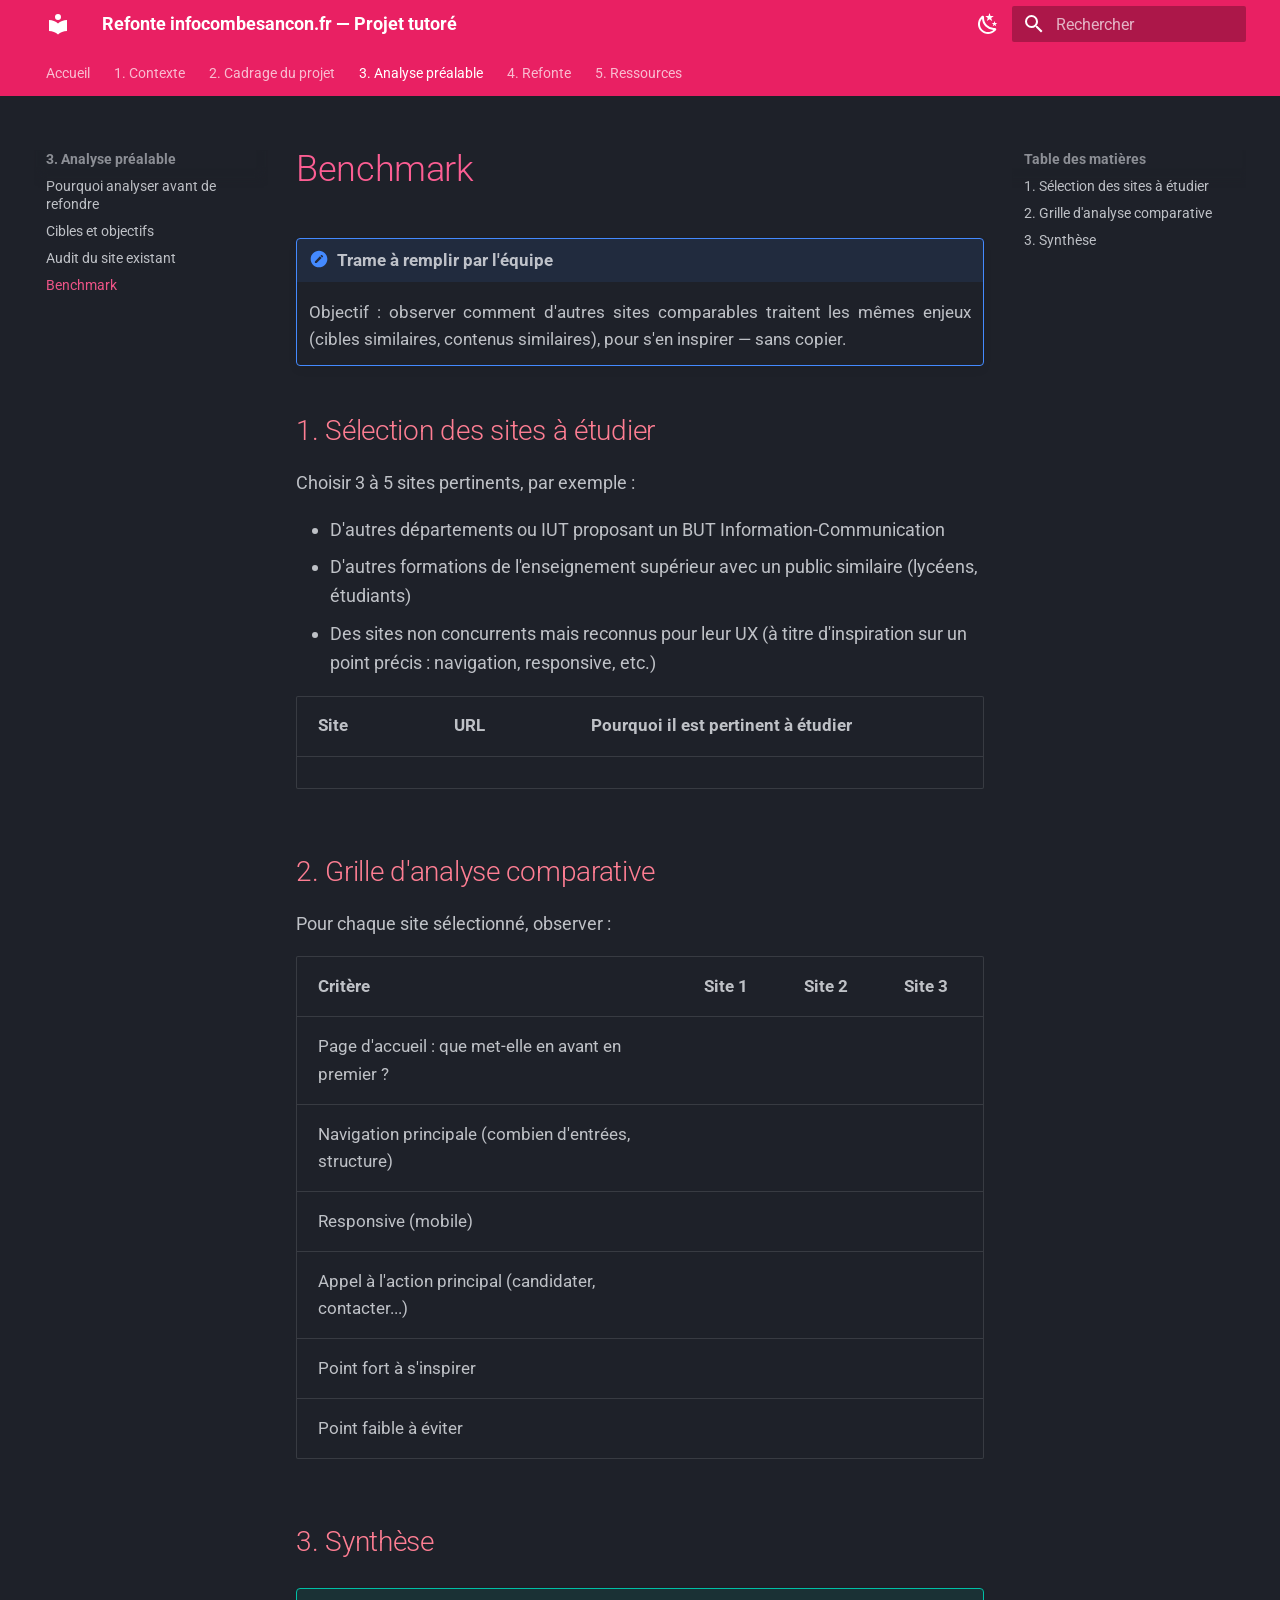
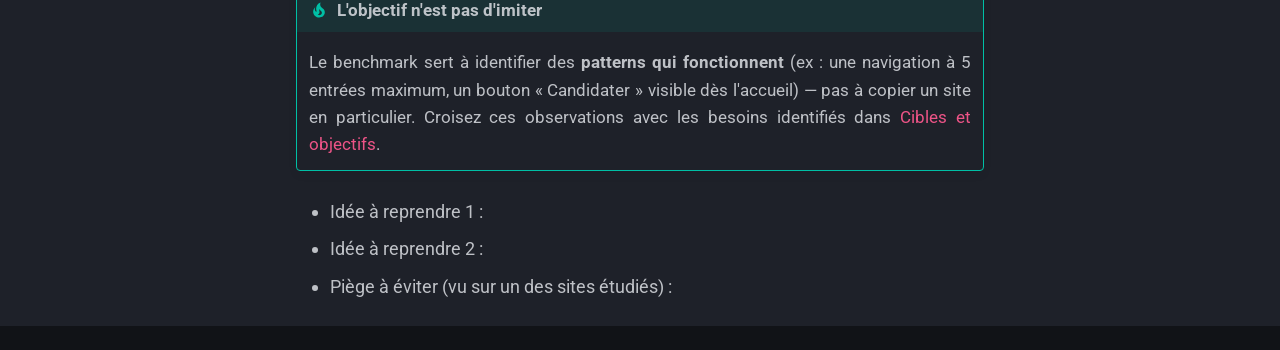
<file: 03-analyse-prealable/benchmark/index.html>
<!doctype html>
<html lang="fr" class="no-js">
  <head>
    
      <meta charset="utf-8">
      <meta name="viewport" content="width=device-width,initial-scale=1">
      
        <meta name="description" content="Cahier des charges et trame de cadrage pour la refonte du site infocombesancon.fr">
      
      
      
      
        <link rel="prev" href="../audit-existant/">
      
      
        <link rel="next" href="../../04-refonte/">
      
      
        
      
      
      <link rel="icon" href="../../assets/images/favicon.png">
      <meta name="generator" content="mkdocs-1.6.1, mkdocs-material-9.7.6">
    
    
      
        <title>Benchmark - Refonte infocombesancon.fr — Projet tutoré</title>
      
    
    
      <link rel="stylesheet" href="../../assets/stylesheets/main.484c7ddc.min.css">
      
        
        <link rel="stylesheet" href="../../assets/stylesheets/palette.ab4e12ef.min.css">
      
      


    
    
      
    
    
      
        
        
        <link rel="preconnect" href="https://fonts.gstatic.com" crossorigin>
        <link rel="stylesheet" href="https://fonts.googleapis.com/css?family=Roboto:300,300i,400,400i,700,700i%7CRoboto+Mono:400,400i,700,700i&display=fallback">
        <style>:root{--md-text-font:"Roboto";--md-code-font:"Roboto Mono"}</style>
      
    
    
      <link rel="stylesheet" href="../../stylesheets/extra.css">
    
    <script>__md_scope=new URL("../..",location),__md_hash=e=>[...e].reduce(((e,_)=>(e<<5)-e+_.charCodeAt(0)),0),__md_get=(e,_=localStorage,t=__md_scope)=>JSON.parse(_.getItem(t.pathname+"."+e)),__md_set=(e,_,t=localStorage,a=__md_scope)=>{try{t.setItem(a.pathname+"."+e,JSON.stringify(_))}catch(e){}}</script>
    
      

    
    
  </head>
  
  
    
    
      
    
    
    
    
    <body dir="ltr" data-md-color-scheme="slate" data-md-color-primary="pink" data-md-color-accent="indigo">
  
    
    <input class="md-toggle" data-md-toggle="drawer" type="checkbox" id="__drawer" autocomplete="off">
    <input class="md-toggle" data-md-toggle="search" type="checkbox" id="__search" autocomplete="off">
    <label class="md-overlay" for="__drawer"></label>
    <div data-md-component="skip">
      
        
        <a href="#benchmark" class="md-skip">
          Aller au contenu
        </a>
      
    </div>
    <div data-md-component="announce">
      
    </div>
    
    
      

<header class="md-header" data-md-component="header">
  <nav class="md-header__inner md-grid" aria-label="En-tête">
    <a href="../.." title="Refonte infocombesancon.fr — Projet tutoré" class="md-header__button md-logo" aria-label="Refonte infocombesancon.fr — Projet tutoré" data-md-component="logo">
      
  
  <svg xmlns="http://www.w3.org/2000/svg" viewBox="0 0 24 24"><path d="M12 8a3 3 0 0 0 3-3 3 3 0 0 0-3-3 3 3 0 0 0-3 3 3 3 0 0 0 3 3m0 3.54C9.64 9.35 6.5 8 3 8v11c3.5 0 6.64 1.35 9 3.54 2.36-2.19 5.5-3.54 9-3.54V8c-3.5 0-6.64 1.35-9 3.54"/></svg>

    </a>
    <label class="md-header__button md-icon" for="__drawer">
      
      <svg xmlns="http://www.w3.org/2000/svg" viewBox="0 0 24 24"><path d="M3 6h18v2H3zm0 5h18v2H3zm0 5h18v2H3z"/></svg>
    </label>
    <div class="md-header__title" data-md-component="header-title">
      <div class="md-header__ellipsis">
        <div class="md-header__topic">
          <span class="md-ellipsis">
            Refonte infocombesancon.fr — Projet tutoré
          </span>
        </div>
        <div class="md-header__topic" data-md-component="header-topic">
          <span class="md-ellipsis">
            
              Benchmark
            
          </span>
        </div>
      </div>
    </div>
    
      
        <form class="md-header__option" data-md-component="palette">
  
    
    
    
    <input class="md-option" data-md-color-media="" data-md-color-scheme="slate" data-md-color-primary="pink" data-md-color-accent="indigo"  aria-label="Passer en mode sombre"  type="radio" name="__palette" id="__palette_0">
    
      <label class="md-header__button md-icon" title="Passer en mode sombre" for="__palette_1" hidden>
        <svg xmlns="http://www.w3.org/2000/svg" viewBox="0 0 24 24"><path d="m17.75 4.09-2.53 1.94.91 3.06-2.63-1.81-2.63 1.81.91-3.06-2.53-1.94L12.44 4l1.06-3 1.06 3zm3.5 6.91-1.64 1.25.59 1.98-1.7-1.17-1.7 1.17.59-1.98L15.75 11l2.06-.05L18.5 9l.69 1.95zm-2.28 4.95c.83-.08 1.72 1.1 1.19 1.85-.32.45-.66.87-1.08 1.27C15.17 23 8.84 23 4.94 19.07c-3.91-3.9-3.91-10.24 0-14.14.4-.4.82-.76 1.27-1.08.75-.53 1.93.36 1.85 1.19-.27 2.86.69 5.83 2.89 8.02a9.96 9.96 0 0 0 8.02 2.89m-1.64 2.02a12.08 12.08 0 0 1-7.8-3.47c-2.17-2.19-3.33-5-3.49-7.82-2.81 3.14-2.7 7.96.31 10.98 3.02 3.01 7.84 3.12 10.98.31"/></svg>
      </label>
    
  
    
    
    
    <input class="md-option" data-md-color-media="" data-md-color-scheme="default" data-md-color-primary="pink" data-md-color-accent="indigo"  aria-label="Passer en mode clair"  type="radio" name="__palette" id="__palette_1">
    
      <label class="md-header__button md-icon" title="Passer en mode clair" for="__palette_0" hidden>
        <svg xmlns="http://www.w3.org/2000/svg" viewBox="0 0 24 24"><path d="M12 7a5 5 0 0 1 5 5 5 5 0 0 1-5 5 5 5 0 0 1-5-5 5 5 0 0 1 5-5m0 2a3 3 0 0 0-3 3 3 3 0 0 0 3 3 3 3 0 0 0 3-3 3 3 0 0 0-3-3m0-7 2.39 3.42C13.65 5.15 12.84 5 12 5s-1.65.15-2.39.42zM3.34 7l4.16-.35A7.2 7.2 0 0 0 5.94 8.5c-.44.74-.69 1.5-.83 2.29zm.02 10 1.76-3.77a7.131 7.131 0 0 0 2.38 4.14zM20.65 7l-1.77 3.79a7.02 7.02 0 0 0-2.38-4.15zm-.01 10-4.14.36c.59-.51 1.12-1.14 1.54-1.86.42-.73.69-1.5.83-2.29zM12 22l-2.41-3.44c.74.27 1.55.44 2.41.44.82 0 1.63-.17 2.37-.44z"/></svg>
      </label>
    
  
</form>
      
    
    
      <script>var palette=__md_get("__palette");if(palette&&palette.color){if("(prefers-color-scheme)"===palette.color.media){var media=matchMedia("(prefers-color-scheme: light)"),input=document.querySelector(media.matches?"[data-md-color-media='(prefers-color-scheme: light)']":"[data-md-color-media='(prefers-color-scheme: dark)']");palette.color.media=input.getAttribute("data-md-color-media"),palette.color.scheme=input.getAttribute("data-md-color-scheme"),palette.color.primary=input.getAttribute("data-md-color-primary"),palette.color.accent=input.getAttribute("data-md-color-accent")}for(var[key,value]of Object.entries(palette.color))document.body.setAttribute("data-md-color-"+key,value)}</script>
    
    
    
      
      
        <label class="md-header__button md-icon" for="__search">
          
          <svg xmlns="http://www.w3.org/2000/svg" viewBox="0 0 24 24"><path d="M9.5 3A6.5 6.5 0 0 1 16 9.5c0 1.61-.59 3.09-1.56 4.23l.27.27h.79l5 5-1.5 1.5-5-5v-.79l-.27-.27A6.52 6.52 0 0 1 9.5 16 6.5 6.5 0 0 1 3 9.5 6.5 6.5 0 0 1 9.5 3m0 2C7 5 5 7 5 9.5S7 14 9.5 14 14 12 14 9.5 12 5 9.5 5"/></svg>
        </label>
        <div class="md-search" data-md-component="search" role="dialog">
  <label class="md-search__overlay" for="__search"></label>
  <div class="md-search__inner" role="search">
    <form class="md-search__form" name="search">
      <input type="text" class="md-search__input" name="query" aria-label="Rechercher" placeholder="Rechercher" autocapitalize="off" autocorrect="off" autocomplete="off" spellcheck="false" data-md-component="search-query" required>
      <label class="md-search__icon md-icon" for="__search">
        
        <svg xmlns="http://www.w3.org/2000/svg" viewBox="0 0 24 24"><path d="M9.5 3A6.5 6.5 0 0 1 16 9.5c0 1.61-.59 3.09-1.56 4.23l.27.27h.79l5 5-1.5 1.5-5-5v-.79l-.27-.27A6.52 6.52 0 0 1 9.5 16 6.5 6.5 0 0 1 3 9.5 6.5 6.5 0 0 1 9.5 3m0 2C7 5 5 7 5 9.5S7 14 9.5 14 14 12 14 9.5 12 5 9.5 5"/></svg>
        
        <svg xmlns="http://www.w3.org/2000/svg" viewBox="0 0 24 24"><path d="M20 11v2H8l5.5 5.5-1.42 1.42L4.16 12l7.92-7.92L13.5 5.5 8 11z"/></svg>
      </label>
      <nav class="md-search__options" aria-label="Recherche">
        
        <button type="reset" class="md-search__icon md-icon" title="Effacer" aria-label="Effacer" tabindex="-1">
          
          <svg xmlns="http://www.w3.org/2000/svg" viewBox="0 0 24 24"><path d="M19 6.41 17.59 5 12 10.59 6.41 5 5 6.41 10.59 12 5 17.59 6.41 19 12 13.41 17.59 19 19 17.59 13.41 12z"/></svg>
        </button>
      </nav>
      
        <div class="md-search__suggest" data-md-component="search-suggest"></div>
      
    </form>
    <div class="md-search__output">
      <div class="md-search__scrollwrap" tabindex="0" data-md-scrollfix>
        <div class="md-search-result" data-md-component="search-result">
          <div class="md-search-result__meta">
            Initialisation de la recherche
          </div>
          <ol class="md-search-result__list" role="presentation"></ol>
        </div>
      </div>
    </div>
  </div>
</div>
      
    
    
  </nav>
  
</header>
    
    <div class="md-container" data-md-component="container">
      
      
        
          
            
<nav class="md-tabs" aria-label="Onglets" data-md-component="tabs">
  <div class="md-grid">
    <ul class="md-tabs__list">
      
        
  
  
  
  
    <li class="md-tabs__item">
      <a href="../.." class="md-tabs__link">
        
  
  
    
  
  Accueil

      </a>
    </li>
  

      
        
  
  
  
  
    
    
      <li class="md-tabs__item">
        <a href="../../01-contexte/" class="md-tabs__link">
          
  
  
  1. Contexte

        </a>
      </li>
    
  

      
        
  
  
  
  
    
    
      <li class="md-tabs__item">
        <a href="../../02-cadrage/" class="md-tabs__link">
          
  
  
  2. Cadrage du projet

        </a>
      </li>
    
  

      
        
  
  
  
    
  
  
    
    
      <li class="md-tabs__item md-tabs__item--active">
        <a href="../" class="md-tabs__link">
          
  
  
  3. Analyse préalable

        </a>
      </li>
    
  

      
        
  
  
  
  
    
    
      <li class="md-tabs__item">
        <a href="../../04-refonte/" class="md-tabs__link">
          
  
  
  4. Refonte

        </a>
      </li>
    
  

      
        
  
  
  
  
    <li class="md-tabs__item">
      <a href="../../05-ressources/" class="md-tabs__link">
        
  
  
    
  
  5. Ressources

      </a>
    </li>
  

      
    </ul>
  </div>
</nav>
          
        
      
      <main class="md-main" data-md-component="main">
        <div class="md-main__inner md-grid">
          
            
              
              <div class="md-sidebar md-sidebar--primary" data-md-component="sidebar" data-md-type="navigation" >
                <div class="md-sidebar__scrollwrap">
                  <div class="md-sidebar__inner">
                    


  


<nav class="md-nav md-nav--primary md-nav--lifted" aria-label="Navigation" data-md-level="0">
  <label class="md-nav__title" for="__drawer">
    <a href="../.." title="Refonte infocombesancon.fr — Projet tutoré" class="md-nav__button md-logo" aria-label="Refonte infocombesancon.fr — Projet tutoré" data-md-component="logo">
      
  
  <svg xmlns="http://www.w3.org/2000/svg" viewBox="0 0 24 24"><path d="M12 8a3 3 0 0 0 3-3 3 3 0 0 0-3-3 3 3 0 0 0-3 3 3 3 0 0 0 3 3m0 3.54C9.64 9.35 6.5 8 3 8v11c3.5 0 6.64 1.35 9 3.54 2.36-2.19 5.5-3.54 9-3.54V8c-3.5 0-6.64 1.35-9 3.54"/></svg>

    </a>
    Refonte infocombesancon.fr — Projet tutoré
  </label>
  
  <ul class="md-nav__list" data-md-scrollfix>
    
      
      
  
  
  
  
    <li class="md-nav__item">
      <a href="../.." class="md-nav__link">
        
  
  
  <span class="md-ellipsis">
    
  
    Accueil
  

    
  </span>
  
  

      </a>
    </li>
  

    
      
      
  
  
  
  
    
    
    
    
      
      
        
      
    
    
    <li class="md-nav__item md-nav__item--nested">
      
        
        
        <input class="md-nav__toggle md-toggle " type="checkbox" id="__nav_2" >
        
          
          <label class="md-nav__link" for="__nav_2" id="__nav_2_label" tabindex="0">
            
  
  
  <span class="md-ellipsis">
    
  
    1. Contexte
  

    
  </span>
  
  

            <span class="md-nav__icon md-icon"></span>
          </label>
        
        <nav class="md-nav" data-md-level="1" aria-labelledby="__nav_2_label" aria-expanded="false">
          <label class="md-nav__title" for="__nav_2">
            <span class="md-nav__icon md-icon"></span>
            
  
    1. Contexte
  

          </label>
          <ul class="md-nav__list" data-md-scrollfix>
            
              
                
  
  
  
  
    <li class="md-nav__item">
      <a href="../../01-contexte/" class="md-nav__link">
        
  
  
  <span class="md-ellipsis">
    
  
    Le site actuel
  

    
  </span>
  
  

      </a>
    </li>
  

              
            
          </ul>
        </nav>
      
    </li>
  

    
      
      
  
  
  
  
    
    
    
    
      
      
        
      
    
    
    <li class="md-nav__item md-nav__item--nested">
      
        
        
        <input class="md-nav__toggle md-toggle " type="checkbox" id="__nav_3" >
        
          
          <label class="md-nav__link" for="__nav_3" id="__nav_3_label" tabindex="0">
            
  
  
  <span class="md-ellipsis">
    
  
    2. Cadrage du projet
  

    
  </span>
  
  

            <span class="md-nav__icon md-icon"></span>
          </label>
        
        <nav class="md-nav" data-md-level="1" aria-labelledby="__nav_3_label" aria-expanded="false">
          <label class="md-nav__title" for="__nav_3">
            <span class="md-nav__icon md-icon"></span>
            
  
    2. Cadrage du projet
  

          </label>
          <ul class="md-nav__list" data-md-scrollfix>
            
              
                
  
  
  
  
    <li class="md-nav__item">
      <a href="../../02-cadrage/" class="md-nav__link">
        
  
  
  <span class="md-ellipsis">
    
  
    Objectifs et livrables
  

    
  </span>
  
  

      </a>
    </li>
  

              
            
              
                
  
  
  
  
    <li class="md-nav__item">
      <a href="../../02-cadrage/equipe/" class="md-nav__link">
        
  
  
  <span class="md-ellipsis">
    
  
    Équipe
  

    
  </span>
  
  

      </a>
    </li>
  

              
            
              
                
  
  
  
  
    <li class="md-nav__item">
      <a href="../../02-cadrage/planning/" class="md-nav__link">
        
  
  
  <span class="md-ellipsis">
    
  
    Planning
  

    
  </span>
  
  

      </a>
    </li>
  

              
            
          </ul>
        </nav>
      
    </li>
  

    
      
      
  
  
    
  
  
  
    
    
    
    
      
        
        
      
      
        
      
    
    
    <li class="md-nav__item md-nav__item--active md-nav__item--section md-nav__item--nested">
      
        
        
        <input class="md-nav__toggle md-toggle " type="checkbox" id="__nav_4" checked>
        
          
          <label class="md-nav__link" for="__nav_4" id="__nav_4_label" tabindex="">
            
  
  
  <span class="md-ellipsis">
    
  
    3. Analyse préalable
  

    
  </span>
  
  

            <span class="md-nav__icon md-icon"></span>
          </label>
        
        <nav class="md-nav" data-md-level="1" aria-labelledby="__nav_4_label" aria-expanded="true">
          <label class="md-nav__title" for="__nav_4">
            <span class="md-nav__icon md-icon"></span>
            
  
    3. Analyse préalable
  

          </label>
          <ul class="md-nav__list" data-md-scrollfix>
            
              
                
  
  
  
  
    <li class="md-nav__item">
      <a href="../" class="md-nav__link">
        
  
  
  <span class="md-ellipsis">
    
  
    Pourquoi analyser avant de refondre
  

    
  </span>
  
  

      </a>
    </li>
  

              
            
              
                
  
  
  
  
    <li class="md-nav__item">
      <a href="../cibles-objectifs/" class="md-nav__link">
        
  
  
  <span class="md-ellipsis">
    
  
    Cibles et objectifs
  

    
  </span>
  
  

      </a>
    </li>
  

              
            
              
                
  
  
  
  
    <li class="md-nav__item">
      <a href="../audit-existant/" class="md-nav__link">
        
  
  
  <span class="md-ellipsis">
    
  
    Audit du site existant
  

    
  </span>
  
  

      </a>
    </li>
  

              
            
              
                
  
  
    
  
  
  
    <li class="md-nav__item md-nav__item--active">
      
      <input class="md-nav__toggle md-toggle" type="checkbox" id="__toc">
      
      
        
      
      
        <label class="md-nav__link md-nav__link--active" for="__toc">
          
  
  
  <span class="md-ellipsis">
    
  
    Benchmark
  

    
  </span>
  
  

          <span class="md-nav__icon md-icon"></span>
        </label>
      
      <a href="./" class="md-nav__link md-nav__link--active">
        
  
  
  <span class="md-ellipsis">
    
  
    Benchmark
  

    
  </span>
  
  

      </a>
      
        

<nav class="md-nav md-nav--secondary" aria-label="Table des matières">
  
  
  
    
  
  
    <label class="md-nav__title" for="__toc">
      <span class="md-nav__icon md-icon"></span>
      Table des matières
    </label>
    <ul class="md-nav__list" data-md-component="toc" data-md-scrollfix>
      
        <li class="md-nav__item">
  <a href="#1-selection-des-sites-a-etudier" class="md-nav__link">
    <span class="md-ellipsis">
      
        1. Sélection des sites à étudier
      
    </span>
  </a>
  
</li>
      
        <li class="md-nav__item">
  <a href="#2-grille-danalyse-comparative" class="md-nav__link">
    <span class="md-ellipsis">
      
        2. Grille d'analyse comparative
      
    </span>
  </a>
  
</li>
      
        <li class="md-nav__item">
  <a href="#3-synthese" class="md-nav__link">
    <span class="md-ellipsis">
      
        3. Synthèse
      
    </span>
  </a>
  
</li>
      
    </ul>
  
</nav>
      
    </li>
  

              
            
          </ul>
        </nav>
      
    </li>
  

    
      
      
  
  
  
  
    
    
    
    
      
      
        
      
    
    
    <li class="md-nav__item md-nav__item--nested">
      
        
        
        <input class="md-nav__toggle md-toggle " type="checkbox" id="__nav_5" >
        
          
          <label class="md-nav__link" for="__nav_5" id="__nav_5_label" tabindex="0">
            
  
  
  <span class="md-ellipsis">
    
  
    4. Refonte
  

    
  </span>
  
  

            <span class="md-nav__icon md-icon"></span>
          </label>
        
        <nav class="md-nav" data-md-level="1" aria-labelledby="__nav_5_label" aria-expanded="false">
          <label class="md-nav__title" for="__nav_5">
            <span class="md-nav__icon md-icon"></span>
            
  
    4. Refonte
  

          </label>
          <ul class="md-nav__list" data-md-scrollfix>
            
              
                
  
  
  
  
    <li class="md-nav__item">
      <a href="../../04-refonte/" class="md-nav__link">
        
  
  
  <span class="md-ellipsis">
    
  
    Cadre technique (Elementor)
  

    
  </span>
  
  

      </a>
    </li>
  

              
            
              
                
  
  
  
  
    <li class="md-nav__item">
      <a href="../../04-refonte/livrables-attendus/" class="md-nav__link">
        
  
  
  <span class="md-ellipsis">
    
  
    Livrables attendus
  

    
  </span>
  
  

      </a>
    </li>
  

              
            
          </ul>
        </nav>
      
    </li>
  

    
      
      
  
  
  
  
    <li class="md-nav__item">
      <a href="../../05-ressources/" class="md-nav__link">
        
  
  
  <span class="md-ellipsis">
    
  
    5. Ressources
  

    
  </span>
  
  

      </a>
    </li>
  

    
  </ul>
</nav>
                  </div>
                </div>
              </div>
            
            
              
              <div class="md-sidebar md-sidebar--secondary" data-md-component="sidebar" data-md-type="toc" >
                <div class="md-sidebar__scrollwrap">
                  <div class="md-sidebar__inner">
                    

<nav class="md-nav md-nav--secondary" aria-label="Table des matières">
  
  
  
    
  
  
    <label class="md-nav__title" for="__toc">
      <span class="md-nav__icon md-icon"></span>
      Table des matières
    </label>
    <ul class="md-nav__list" data-md-component="toc" data-md-scrollfix>
      
        <li class="md-nav__item">
  <a href="#1-selection-des-sites-a-etudier" class="md-nav__link">
    <span class="md-ellipsis">
      
        1. Sélection des sites à étudier
      
    </span>
  </a>
  
</li>
      
        <li class="md-nav__item">
  <a href="#2-grille-danalyse-comparative" class="md-nav__link">
    <span class="md-ellipsis">
      
        2. Grille d'analyse comparative
      
    </span>
  </a>
  
</li>
      
        <li class="md-nav__item">
  <a href="#3-synthese" class="md-nav__link">
    <span class="md-ellipsis">
      
        3. Synthèse
      
    </span>
  </a>
  
</li>
      
    </ul>
  
</nav>
                  </div>
                </div>
              </div>
            
          
          
            <div class="md-content" data-md-component="content">
              
              <article class="md-content__inner md-typeset">
                
                  



<h1 id="benchmark">Benchmark<a class="headerlink" href="#benchmark" title="Permanent link">&para;</a></h1>
<div class="admonition note">
<p class="admonition-title">Trame à remplir par l'équipe</p>
<p>Objectif : observer comment d'autres sites comparables traitent les mêmes enjeux (cibles similaires, contenus similaires), pour s'en inspirer — sans copier.</p>
</div>
<h2 id="1-selection-des-sites-a-etudier">1. Sélection des sites à étudier<a class="headerlink" href="#1-selection-des-sites-a-etudier" title="Permanent link">&para;</a></h2>
<p>Choisir 3 à 5 sites pertinents, par exemple :</p>
<ul>
<li>D'autres départements ou IUT proposant un BUT Information-Communication</li>
<li>D'autres formations de l'enseignement supérieur avec un public similaire (lycéens, étudiants)</li>
<li>Des sites non concurrents mais reconnus pour leur UX (à titre d'inspiration sur un point précis : navigation, responsive, etc.)</li>
</ul>
<table>
<thead>
<tr>
<th>Site</th>
<th>URL</th>
<th>Pourquoi il est pertinent à étudier</th>
</tr>
</thead>
<tbody>
<tr>
<td></td>
<td></td>
<td></td>
</tr>
</tbody>
</table>
<h2 id="2-grille-danalyse-comparative">2. Grille d'analyse comparative<a class="headerlink" href="#2-grille-danalyse-comparative" title="Permanent link">&para;</a></h2>
<p>Pour chaque site sélectionné, observer :</p>
<table>
<thead>
<tr>
<th>Critère</th>
<th>Site 1</th>
<th>Site 2</th>
<th>Site 3</th>
</tr>
</thead>
<tbody>
<tr>
<td>Page d'accueil : que met-elle en avant en premier ?</td>
<td></td>
<td></td>
<td></td>
</tr>
<tr>
<td>Navigation principale (combien d'entrées, structure)</td>
<td></td>
<td></td>
<td></td>
</tr>
<tr>
<td>Responsive (mobile)</td>
<td></td>
<td></td>
<td></td>
</tr>
<tr>
<td>Appel à l'action principal (candidater, contacter...)</td>
<td></td>
<td></td>
<td></td>
</tr>
<tr>
<td>Point fort à s'inspirer</td>
<td></td>
<td></td>
<td></td>
</tr>
<tr>
<td>Point faible à éviter</td>
<td></td>
<td></td>
<td></td>
</tr>
</tbody>
</table>
<h2 id="3-synthese">3. Synthèse<a class="headerlink" href="#3-synthese" title="Permanent link">&para;</a></h2>
<div class="admonition tip">
<p class="admonition-title">L'objectif n'est pas d'imiter</p>
<p>Le benchmark sert à identifier des <strong>patterns qui fonctionnent</strong> (ex : une navigation à 5 entrées maximum, un bouton « Candidater » visible dès l'accueil) — pas à copier un site en particulier. Croisez ces observations avec les besoins identifiés dans <a href="../cibles-objectifs/">Cibles et objectifs</a>.</p>
</div>
<ul>
<li>Idée à reprendre 1 :</li>
<li>Idée à reprendre 2 :</li>
<li>Piège à éviter (vu sur un des sites étudiés) :</li>
</ul>












                
              </article>
            </div>
          
          
<script>var target=document.getElementById(location.hash.slice(1));target&&target.name&&(target.checked=target.name.startsWith("__tabbed_"))</script>
        </div>
        
          <button type="button" class="md-top md-icon" data-md-component="top" hidden>
  
  <svg xmlns="http://www.w3.org/2000/svg" viewBox="0 0 24 24"><path d="M13 20h-2V8l-5.5 5.5-1.42-1.42L12 4.16l7.92 7.92-1.42 1.42L13 8z"/></svg>
  Retour en haut de la page
</button>
        
      </main>
      
        <footer class="md-footer">
  
  <div class="md-footer-meta md-typeset">
    <div class="md-footer-meta__inner md-grid">
      <div class="md-copyright">
  
  
</div>
      
    </div>
  </div>
</footer>
      
    </div>
    <div class="md-dialog" data-md-component="dialog">
      <div class="md-dialog__inner md-typeset"></div>
    </div>
    
    
    
      
      
      <script id="__config" type="application/json">{"annotate": null, "base": "../..", "features": ["navigation.tabs", "navigation.sections", "navigation.top", "search.suggest", "search.highlight", "content.code.copy"], "search": "../../assets/javascripts/workers/search.2c215733.min.js", "tags": null, "translations": {"clipboard.copied": "Copi\u00e9 dans le presse-papier", "clipboard.copy": "Copier dans le presse-papier", "search.result.more.one": "1 de plus sur cette page", "search.result.more.other": "# de plus sur cette page", "search.result.none": "Aucun document trouv\u00e9", "search.result.one": "1 document trouv\u00e9", "search.result.other": "# documents trouv\u00e9s", "search.result.placeholder": "Taper pour d\u00e9marrer la recherche", "search.result.term.missing": "Non trouv\u00e9", "select.version": "S\u00e9lectionner la version"}, "version": null}</script>
    
    
      <script src="../../assets/javascripts/bundle.79ae519e.min.js"></script>
      
    
  </body>
</html>
</file>
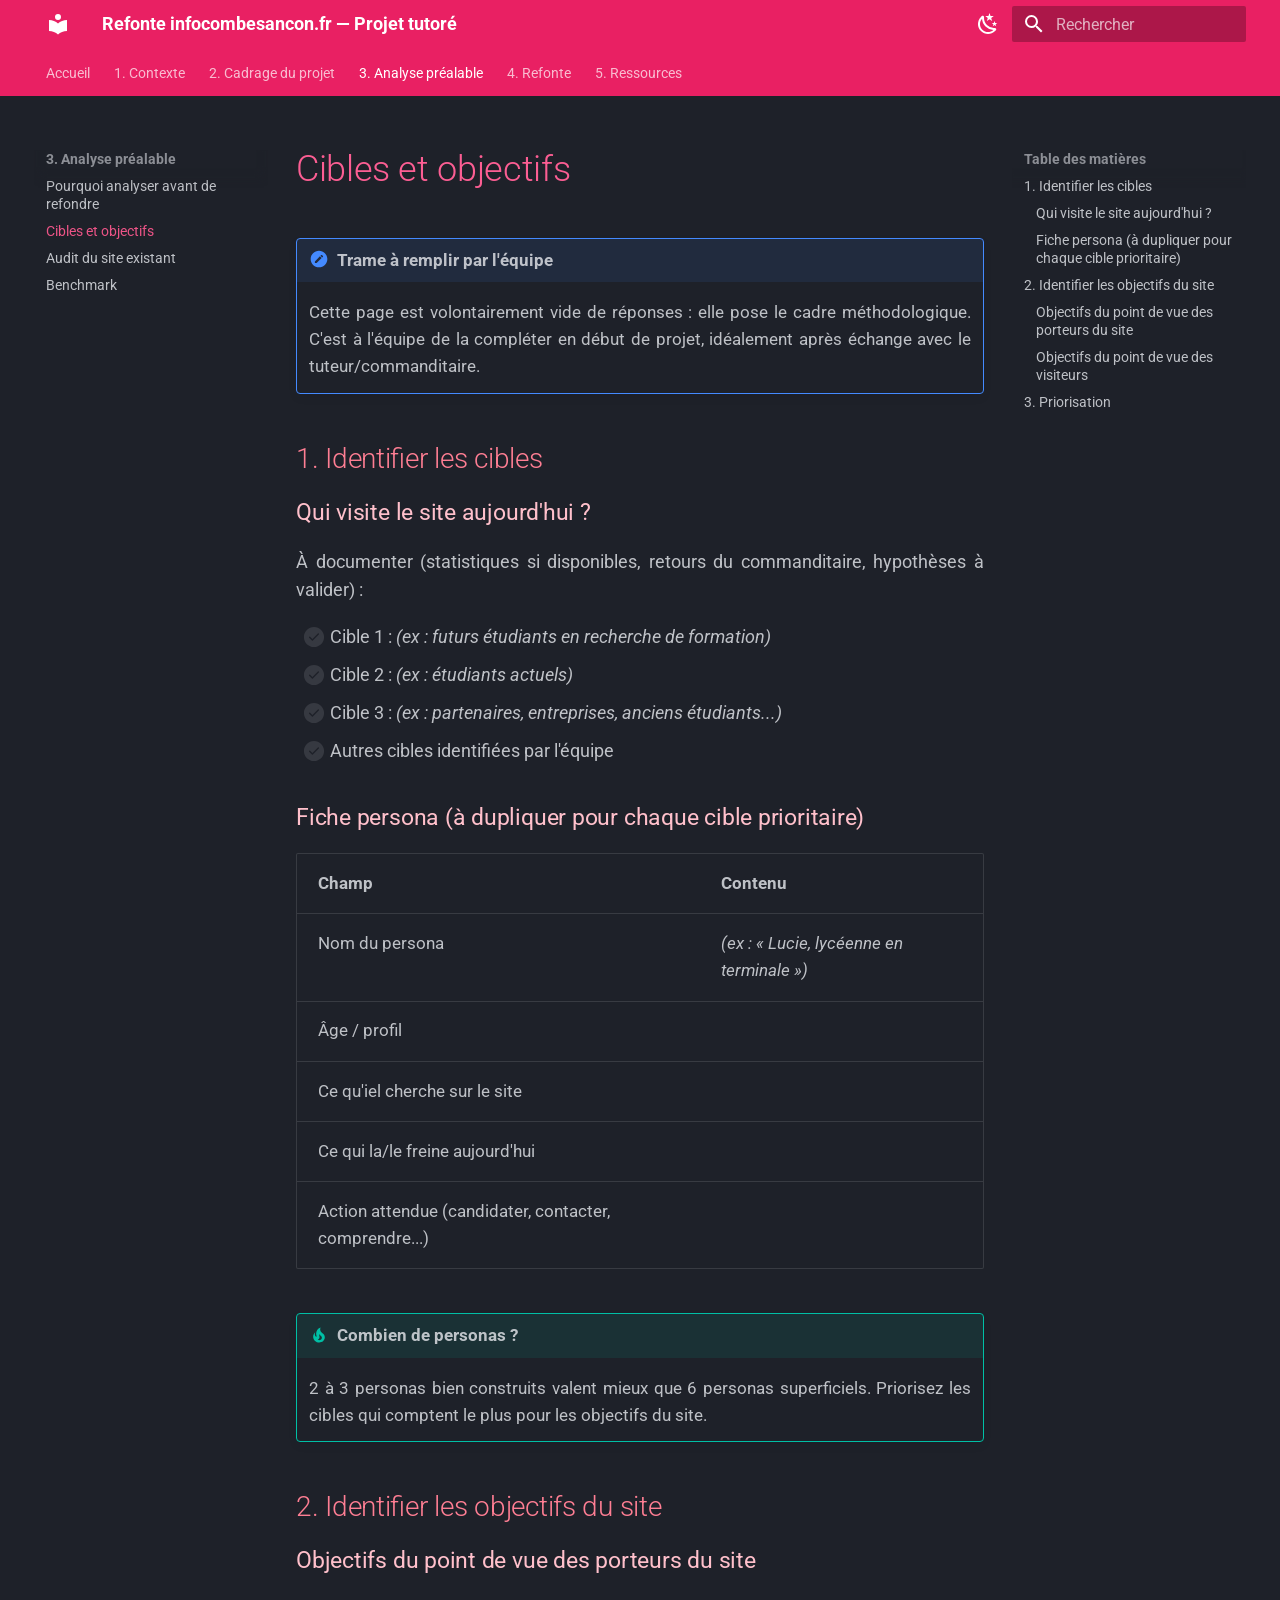
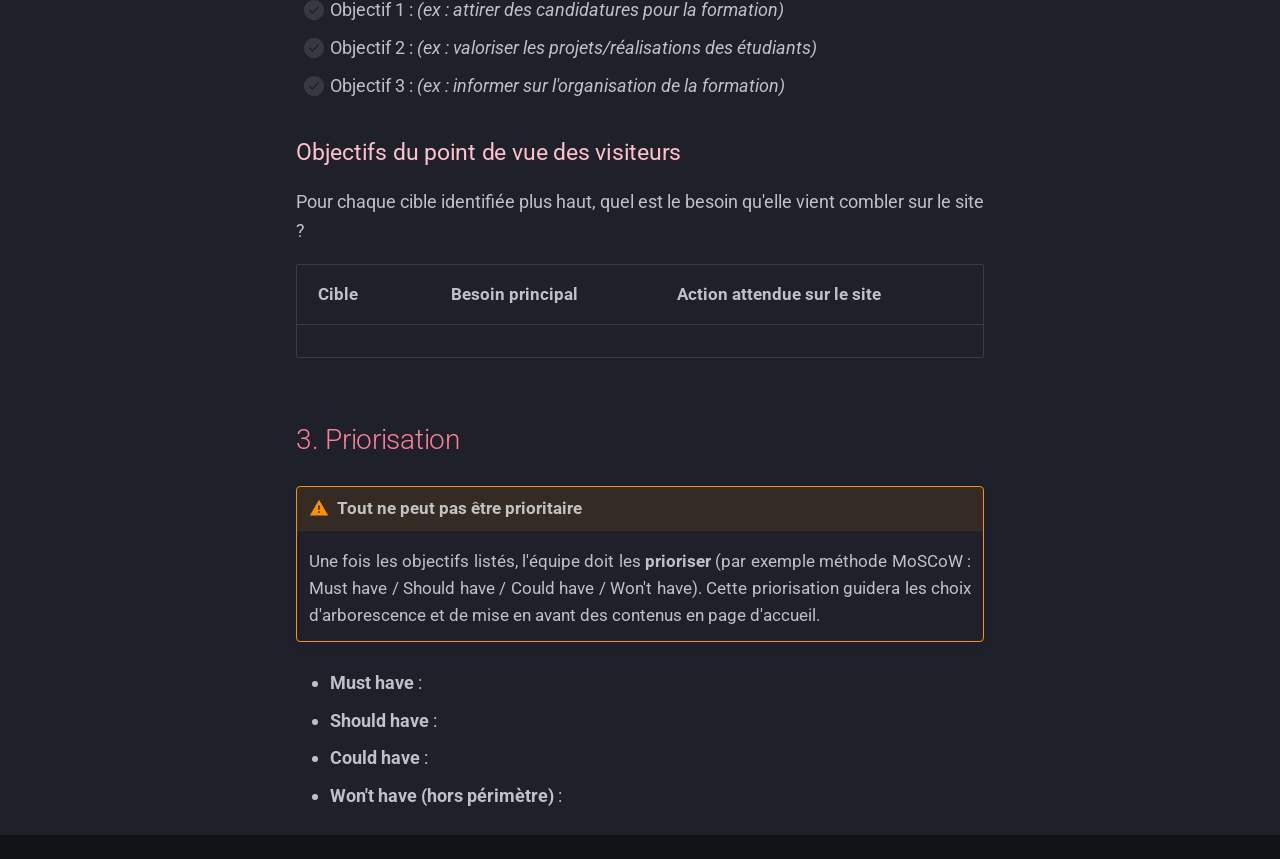
<file: 03-analyse-prealable/cibles-objectifs/index.html>
<!doctype html>
<html lang="fr" class="no-js">
  <head>
    
      <meta charset="utf-8">
      <meta name="viewport" content="width=device-width,initial-scale=1">
      
        <meta name="description" content="Cahier des charges et trame de cadrage pour la refonte du site infocombesancon.fr">
      
      
      
      
        <link rel="prev" href="../">
      
      
        <link rel="next" href="../audit-existant/">
      
      
        
      
      
      <link rel="icon" href="../../assets/images/favicon.png">
      <meta name="generator" content="mkdocs-1.6.1, mkdocs-material-9.7.6">
    
    
      
        <title>Cibles et objectifs - Refonte infocombesancon.fr — Projet tutoré</title>
      
    
    
      <link rel="stylesheet" href="../../assets/stylesheets/main.484c7ddc.min.css">
      
        
        <link rel="stylesheet" href="../../assets/stylesheets/palette.ab4e12ef.min.css">
      
      


    
    
      
    
    
      
        
        
        <link rel="preconnect" href="https://fonts.gstatic.com" crossorigin>
        <link rel="stylesheet" href="https://fonts.googleapis.com/css?family=Roboto:300,300i,400,400i,700,700i%7CRoboto+Mono:400,400i,700,700i&display=fallback">
        <style>:root{--md-text-font:"Roboto";--md-code-font:"Roboto Mono"}</style>
      
    
    
      <link rel="stylesheet" href="../../stylesheets/extra.css">
    
    <script>__md_scope=new URL("../..",location),__md_hash=e=>[...e].reduce(((e,_)=>(e<<5)-e+_.charCodeAt(0)),0),__md_get=(e,_=localStorage,t=__md_scope)=>JSON.parse(_.getItem(t.pathname+"."+e)),__md_set=(e,_,t=localStorage,a=__md_scope)=>{try{t.setItem(a.pathname+"."+e,JSON.stringify(_))}catch(e){}}</script>
    
      

    
    
  </head>
  
  
    
    
      
    
    
    
    
    <body dir="ltr" data-md-color-scheme="slate" data-md-color-primary="pink" data-md-color-accent="indigo">
  
    
    <input class="md-toggle" data-md-toggle="drawer" type="checkbox" id="__drawer" autocomplete="off">
    <input class="md-toggle" data-md-toggle="search" type="checkbox" id="__search" autocomplete="off">
    <label class="md-overlay" for="__drawer"></label>
    <div data-md-component="skip">
      
        
        <a href="#cibles-et-objectifs" class="md-skip">
          Aller au contenu
        </a>
      
    </div>
    <div data-md-component="announce">
      
    </div>
    
    
      

<header class="md-header" data-md-component="header">
  <nav class="md-header__inner md-grid" aria-label="En-tête">
    <a href="../.." title="Refonte infocombesancon.fr — Projet tutoré" class="md-header__button md-logo" aria-label="Refonte infocombesancon.fr — Projet tutoré" data-md-component="logo">
      
  
  <svg xmlns="http://www.w3.org/2000/svg" viewBox="0 0 24 24"><path d="M12 8a3 3 0 0 0 3-3 3 3 0 0 0-3-3 3 3 0 0 0-3 3 3 3 0 0 0 3 3m0 3.54C9.64 9.35 6.5 8 3 8v11c3.5 0 6.64 1.35 9 3.54 2.36-2.19 5.5-3.54 9-3.54V8c-3.5 0-6.64 1.35-9 3.54"/></svg>

    </a>
    <label class="md-header__button md-icon" for="__drawer">
      
      <svg xmlns="http://www.w3.org/2000/svg" viewBox="0 0 24 24"><path d="M3 6h18v2H3zm0 5h18v2H3zm0 5h18v2H3z"/></svg>
    </label>
    <div class="md-header__title" data-md-component="header-title">
      <div class="md-header__ellipsis">
        <div class="md-header__topic">
          <span class="md-ellipsis">
            Refonte infocombesancon.fr — Projet tutoré
          </span>
        </div>
        <div class="md-header__topic" data-md-component="header-topic">
          <span class="md-ellipsis">
            
              Cibles et objectifs
            
          </span>
        </div>
      </div>
    </div>
    
      
        <form class="md-header__option" data-md-component="palette">
  
    
    
    
    <input class="md-option" data-md-color-media="" data-md-color-scheme="slate" data-md-color-primary="pink" data-md-color-accent="indigo"  aria-label="Passer en mode sombre"  type="radio" name="__palette" id="__palette_0">
    
      <label class="md-header__button md-icon" title="Passer en mode sombre" for="__palette_1" hidden>
        <svg xmlns="http://www.w3.org/2000/svg" viewBox="0 0 24 24"><path d="m17.75 4.09-2.53 1.94.91 3.06-2.63-1.81-2.63 1.81.91-3.06-2.53-1.94L12.44 4l1.06-3 1.06 3zm3.5 6.91-1.64 1.25.59 1.98-1.7-1.17-1.7 1.17.59-1.98L15.75 11l2.06-.05L18.5 9l.69 1.95zm-2.28 4.95c.83-.08 1.72 1.1 1.19 1.85-.32.45-.66.87-1.08 1.27C15.17 23 8.84 23 4.94 19.07c-3.91-3.9-3.91-10.24 0-14.14.4-.4.82-.76 1.27-1.08.75-.53 1.93.36 1.85 1.19-.27 2.86.69 5.83 2.89 8.02a9.96 9.96 0 0 0 8.02 2.89m-1.64 2.02a12.08 12.08 0 0 1-7.8-3.47c-2.17-2.19-3.33-5-3.49-7.82-2.81 3.14-2.7 7.96.31 10.98 3.02 3.01 7.84 3.12 10.98.31"/></svg>
      </label>
    
  
    
    
    
    <input class="md-option" data-md-color-media="" data-md-color-scheme="default" data-md-color-primary="pink" data-md-color-accent="indigo"  aria-label="Passer en mode clair"  type="radio" name="__palette" id="__palette_1">
    
      <label class="md-header__button md-icon" title="Passer en mode clair" for="__palette_0" hidden>
        <svg xmlns="http://www.w3.org/2000/svg" viewBox="0 0 24 24"><path d="M12 7a5 5 0 0 1 5 5 5 5 0 0 1-5 5 5 5 0 0 1-5-5 5 5 0 0 1 5-5m0 2a3 3 0 0 0-3 3 3 3 0 0 0 3 3 3 3 0 0 0 3-3 3 3 0 0 0-3-3m0-7 2.39 3.42C13.65 5.15 12.84 5 12 5s-1.65.15-2.39.42zM3.34 7l4.16-.35A7.2 7.2 0 0 0 5.94 8.5c-.44.74-.69 1.5-.83 2.29zm.02 10 1.76-3.77a7.131 7.131 0 0 0 2.38 4.14zM20.65 7l-1.77 3.79a7.02 7.02 0 0 0-2.38-4.15zm-.01 10-4.14.36c.59-.51 1.12-1.14 1.54-1.86.42-.73.69-1.5.83-2.29zM12 22l-2.41-3.44c.74.27 1.55.44 2.41.44.82 0 1.63-.17 2.37-.44z"/></svg>
      </label>
    
  
</form>
      
    
    
      <script>var palette=__md_get("__palette");if(palette&&palette.color){if("(prefers-color-scheme)"===palette.color.media){var media=matchMedia("(prefers-color-scheme: light)"),input=document.querySelector(media.matches?"[data-md-color-media='(prefers-color-scheme: light)']":"[data-md-color-media='(prefers-color-scheme: dark)']");palette.color.media=input.getAttribute("data-md-color-media"),palette.color.scheme=input.getAttribute("data-md-color-scheme"),palette.color.primary=input.getAttribute("data-md-color-primary"),palette.color.accent=input.getAttribute("data-md-color-accent")}for(var[key,value]of Object.entries(palette.color))document.body.setAttribute("data-md-color-"+key,value)}</script>
    
    
    
      
      
        <label class="md-header__button md-icon" for="__search">
          
          <svg xmlns="http://www.w3.org/2000/svg" viewBox="0 0 24 24"><path d="M9.5 3A6.5 6.5 0 0 1 16 9.5c0 1.61-.59 3.09-1.56 4.23l.27.27h.79l5 5-1.5 1.5-5-5v-.79l-.27-.27A6.52 6.52 0 0 1 9.5 16 6.5 6.5 0 0 1 3 9.5 6.5 6.5 0 0 1 9.5 3m0 2C7 5 5 7 5 9.5S7 14 9.5 14 14 12 14 9.5 12 5 9.5 5"/></svg>
        </label>
        <div class="md-search" data-md-component="search" role="dialog">
  <label class="md-search__overlay" for="__search"></label>
  <div class="md-search__inner" role="search">
    <form class="md-search__form" name="search">
      <input type="text" class="md-search__input" name="query" aria-label="Rechercher" placeholder="Rechercher" autocapitalize="off" autocorrect="off" autocomplete="off" spellcheck="false" data-md-component="search-query" required>
      <label class="md-search__icon md-icon" for="__search">
        
        <svg xmlns="http://www.w3.org/2000/svg" viewBox="0 0 24 24"><path d="M9.5 3A6.5 6.5 0 0 1 16 9.5c0 1.61-.59 3.09-1.56 4.23l.27.27h.79l5 5-1.5 1.5-5-5v-.79l-.27-.27A6.52 6.52 0 0 1 9.5 16 6.5 6.5 0 0 1 3 9.5 6.5 6.5 0 0 1 9.5 3m0 2C7 5 5 7 5 9.5S7 14 9.5 14 14 12 14 9.5 12 5 9.5 5"/></svg>
        
        <svg xmlns="http://www.w3.org/2000/svg" viewBox="0 0 24 24"><path d="M20 11v2H8l5.5 5.5-1.42 1.42L4.16 12l7.92-7.92L13.5 5.5 8 11z"/></svg>
      </label>
      <nav class="md-search__options" aria-label="Recherche">
        
        <button type="reset" class="md-search__icon md-icon" title="Effacer" aria-label="Effacer" tabindex="-1">
          
          <svg xmlns="http://www.w3.org/2000/svg" viewBox="0 0 24 24"><path d="M19 6.41 17.59 5 12 10.59 6.41 5 5 6.41 10.59 12 5 17.59 6.41 19 12 13.41 17.59 19 19 17.59 13.41 12z"/></svg>
        </button>
      </nav>
      
        <div class="md-search__suggest" data-md-component="search-suggest"></div>
      
    </form>
    <div class="md-search__output">
      <div class="md-search__scrollwrap" tabindex="0" data-md-scrollfix>
        <div class="md-search-result" data-md-component="search-result">
          <div class="md-search-result__meta">
            Initialisation de la recherche
          </div>
          <ol class="md-search-result__list" role="presentation"></ol>
        </div>
      </div>
    </div>
  </div>
</div>
      
    
    
  </nav>
  
</header>
    
    <div class="md-container" data-md-component="container">
      
      
        
          
            
<nav class="md-tabs" aria-label="Onglets" data-md-component="tabs">
  <div class="md-grid">
    <ul class="md-tabs__list">
      
        
  
  
  
  
    <li class="md-tabs__item">
      <a href="../.." class="md-tabs__link">
        
  
  
    
  
  Accueil

      </a>
    </li>
  

      
        
  
  
  
  
    
    
      <li class="md-tabs__item">
        <a href="../../01-contexte/" class="md-tabs__link">
          
  
  
  1. Contexte

        </a>
      </li>
    
  

      
        
  
  
  
  
    
    
      <li class="md-tabs__item">
        <a href="../../02-cadrage/" class="md-tabs__link">
          
  
  
  2. Cadrage du projet

        </a>
      </li>
    
  

      
        
  
  
  
    
  
  
    
    
      <li class="md-tabs__item md-tabs__item--active">
        <a href="../" class="md-tabs__link">
          
  
  
  3. Analyse préalable

        </a>
      </li>
    
  

      
        
  
  
  
  
    
    
      <li class="md-tabs__item">
        <a href="../../04-refonte/" class="md-tabs__link">
          
  
  
  4. Refonte

        </a>
      </li>
    
  

      
        
  
  
  
  
    <li class="md-tabs__item">
      <a href="../../05-ressources/" class="md-tabs__link">
        
  
  
    
  
  5. Ressources

      </a>
    </li>
  

      
    </ul>
  </div>
</nav>
          
        
      
      <main class="md-main" data-md-component="main">
        <div class="md-main__inner md-grid">
          
            
              
              <div class="md-sidebar md-sidebar--primary" data-md-component="sidebar" data-md-type="navigation" >
                <div class="md-sidebar__scrollwrap">
                  <div class="md-sidebar__inner">
                    


  


<nav class="md-nav md-nav--primary md-nav--lifted" aria-label="Navigation" data-md-level="0">
  <label class="md-nav__title" for="__drawer">
    <a href="../.." title="Refonte infocombesancon.fr — Projet tutoré" class="md-nav__button md-logo" aria-label="Refonte infocombesancon.fr — Projet tutoré" data-md-component="logo">
      
  
  <svg xmlns="http://www.w3.org/2000/svg" viewBox="0 0 24 24"><path d="M12 8a3 3 0 0 0 3-3 3 3 0 0 0-3-3 3 3 0 0 0-3 3 3 3 0 0 0 3 3m0 3.54C9.64 9.35 6.5 8 3 8v11c3.5 0 6.64 1.35 9 3.54 2.36-2.19 5.5-3.54 9-3.54V8c-3.5 0-6.64 1.35-9 3.54"/></svg>

    </a>
    Refonte infocombesancon.fr — Projet tutoré
  </label>
  
  <ul class="md-nav__list" data-md-scrollfix>
    
      
      
  
  
  
  
    <li class="md-nav__item">
      <a href="../.." class="md-nav__link">
        
  
  
  <span class="md-ellipsis">
    
  
    Accueil
  

    
  </span>
  
  

      </a>
    </li>
  

    
      
      
  
  
  
  
    
    
    
    
      
      
        
      
    
    
    <li class="md-nav__item md-nav__item--nested">
      
        
        
        <input class="md-nav__toggle md-toggle " type="checkbox" id="__nav_2" >
        
          
          <label class="md-nav__link" for="__nav_2" id="__nav_2_label" tabindex="0">
            
  
  
  <span class="md-ellipsis">
    
  
    1. Contexte
  

    
  </span>
  
  

            <span class="md-nav__icon md-icon"></span>
          </label>
        
        <nav class="md-nav" data-md-level="1" aria-labelledby="__nav_2_label" aria-expanded="false">
          <label class="md-nav__title" for="__nav_2">
            <span class="md-nav__icon md-icon"></span>
            
  
    1. Contexte
  

          </label>
          <ul class="md-nav__list" data-md-scrollfix>
            
              
                
  
  
  
  
    <li class="md-nav__item">
      <a href="../../01-contexte/" class="md-nav__link">
        
  
  
  <span class="md-ellipsis">
    
  
    Le site actuel
  

    
  </span>
  
  

      </a>
    </li>
  

              
            
          </ul>
        </nav>
      
    </li>
  

    
      
      
  
  
  
  
    
    
    
    
      
      
        
      
    
    
    <li class="md-nav__item md-nav__item--nested">
      
        
        
        <input class="md-nav__toggle md-toggle " type="checkbox" id="__nav_3" >
        
          
          <label class="md-nav__link" for="__nav_3" id="__nav_3_label" tabindex="0">
            
  
  
  <span class="md-ellipsis">
    
  
    2. Cadrage du projet
  

    
  </span>
  
  

            <span class="md-nav__icon md-icon"></span>
          </label>
        
        <nav class="md-nav" data-md-level="1" aria-labelledby="__nav_3_label" aria-expanded="false">
          <label class="md-nav__title" for="__nav_3">
            <span class="md-nav__icon md-icon"></span>
            
  
    2. Cadrage du projet
  

          </label>
          <ul class="md-nav__list" data-md-scrollfix>
            
              
                
  
  
  
  
    <li class="md-nav__item">
      <a href="../../02-cadrage/" class="md-nav__link">
        
  
  
  <span class="md-ellipsis">
    
  
    Objectifs et livrables
  

    
  </span>
  
  

      </a>
    </li>
  

              
            
              
                
  
  
  
  
    <li class="md-nav__item">
      <a href="../../02-cadrage/equipe/" class="md-nav__link">
        
  
  
  <span class="md-ellipsis">
    
  
    Équipe
  

    
  </span>
  
  

      </a>
    </li>
  

              
            
              
                
  
  
  
  
    <li class="md-nav__item">
      <a href="../../02-cadrage/planning/" class="md-nav__link">
        
  
  
  <span class="md-ellipsis">
    
  
    Planning
  

    
  </span>
  
  

      </a>
    </li>
  

              
            
          </ul>
        </nav>
      
    </li>
  

    
      
      
  
  
    
  
  
  
    
    
    
    
      
        
        
      
      
        
      
    
    
    <li class="md-nav__item md-nav__item--active md-nav__item--section md-nav__item--nested">
      
        
        
        <input class="md-nav__toggle md-toggle " type="checkbox" id="__nav_4" checked>
        
          
          <label class="md-nav__link" for="__nav_4" id="__nav_4_label" tabindex="">
            
  
  
  <span class="md-ellipsis">
    
  
    3. Analyse préalable
  

    
  </span>
  
  

            <span class="md-nav__icon md-icon"></span>
          </label>
        
        <nav class="md-nav" data-md-level="1" aria-labelledby="__nav_4_label" aria-expanded="true">
          <label class="md-nav__title" for="__nav_4">
            <span class="md-nav__icon md-icon"></span>
            
  
    3. Analyse préalable
  

          </label>
          <ul class="md-nav__list" data-md-scrollfix>
            
              
                
  
  
  
  
    <li class="md-nav__item">
      <a href="../" class="md-nav__link">
        
  
  
  <span class="md-ellipsis">
    
  
    Pourquoi analyser avant de refondre
  

    
  </span>
  
  

      </a>
    </li>
  

              
            
              
                
  
  
    
  
  
  
    <li class="md-nav__item md-nav__item--active">
      
      <input class="md-nav__toggle md-toggle" type="checkbox" id="__toc">
      
      
        
      
      
        <label class="md-nav__link md-nav__link--active" for="__toc">
          
  
  
  <span class="md-ellipsis">
    
  
    Cibles et objectifs
  

    
  </span>
  
  

          <span class="md-nav__icon md-icon"></span>
        </label>
      
      <a href="./" class="md-nav__link md-nav__link--active">
        
  
  
  <span class="md-ellipsis">
    
  
    Cibles et objectifs
  

    
  </span>
  
  

      </a>
      
        

<nav class="md-nav md-nav--secondary" aria-label="Table des matières">
  
  
  
    
  
  
    <label class="md-nav__title" for="__toc">
      <span class="md-nav__icon md-icon"></span>
      Table des matières
    </label>
    <ul class="md-nav__list" data-md-component="toc" data-md-scrollfix>
      
        <li class="md-nav__item">
  <a href="#1-identifier-les-cibles" class="md-nav__link">
    <span class="md-ellipsis">
      
        1. Identifier les cibles
      
    </span>
  </a>
  
    <nav class="md-nav" aria-label="1. Identifier les cibles">
      <ul class="md-nav__list">
        
          <li class="md-nav__item">
  <a href="#qui-visite-le-site-aujourdhui" class="md-nav__link">
    <span class="md-ellipsis">
      
        Qui visite le site aujourd'hui ?
      
    </span>
  </a>
  
</li>
        
          <li class="md-nav__item">
  <a href="#fiche-persona-a-dupliquer-pour-chaque-cible-prioritaire" class="md-nav__link">
    <span class="md-ellipsis">
      
        Fiche persona (à dupliquer pour chaque cible prioritaire)
      
    </span>
  </a>
  
</li>
        
      </ul>
    </nav>
  
</li>
      
        <li class="md-nav__item">
  <a href="#2-identifier-les-objectifs-du-site" class="md-nav__link">
    <span class="md-ellipsis">
      
        2. Identifier les objectifs du site
      
    </span>
  </a>
  
    <nav class="md-nav" aria-label="2. Identifier les objectifs du site">
      <ul class="md-nav__list">
        
          <li class="md-nav__item">
  <a href="#objectifs-du-point-de-vue-des-porteurs-du-site" class="md-nav__link">
    <span class="md-ellipsis">
      
        Objectifs du point de vue des porteurs du site
      
    </span>
  </a>
  
</li>
        
          <li class="md-nav__item">
  <a href="#objectifs-du-point-de-vue-des-visiteurs" class="md-nav__link">
    <span class="md-ellipsis">
      
        Objectifs du point de vue des visiteurs
      
    </span>
  </a>
  
</li>
        
      </ul>
    </nav>
  
</li>
      
        <li class="md-nav__item">
  <a href="#3-priorisation" class="md-nav__link">
    <span class="md-ellipsis">
      
        3. Priorisation
      
    </span>
  </a>
  
</li>
      
    </ul>
  
</nav>
      
    </li>
  

              
            
              
                
  
  
  
  
    <li class="md-nav__item">
      <a href="../audit-existant/" class="md-nav__link">
        
  
  
  <span class="md-ellipsis">
    
  
    Audit du site existant
  

    
  </span>
  
  

      </a>
    </li>
  

              
            
              
                
  
  
  
  
    <li class="md-nav__item">
      <a href="../benchmark/" class="md-nav__link">
        
  
  
  <span class="md-ellipsis">
    
  
    Benchmark
  

    
  </span>
  
  

      </a>
    </li>
  

              
            
          </ul>
        </nav>
      
    </li>
  

    
      
      
  
  
  
  
    
    
    
    
      
      
        
      
    
    
    <li class="md-nav__item md-nav__item--nested">
      
        
        
        <input class="md-nav__toggle md-toggle " type="checkbox" id="__nav_5" >
        
          
          <label class="md-nav__link" for="__nav_5" id="__nav_5_label" tabindex="0">
            
  
  
  <span class="md-ellipsis">
    
  
    4. Refonte
  

    
  </span>
  
  

            <span class="md-nav__icon md-icon"></span>
          </label>
        
        <nav class="md-nav" data-md-level="1" aria-labelledby="__nav_5_label" aria-expanded="false">
          <label class="md-nav__title" for="__nav_5">
            <span class="md-nav__icon md-icon"></span>
            
  
    4. Refonte
  

          </label>
          <ul class="md-nav__list" data-md-scrollfix>
            
              
                
  
  
  
  
    <li class="md-nav__item">
      <a href="../../04-refonte/" class="md-nav__link">
        
  
  
  <span class="md-ellipsis">
    
  
    Cadre technique (Elementor)
  

    
  </span>
  
  

      </a>
    </li>
  

              
            
              
                
  
  
  
  
    <li class="md-nav__item">
      <a href="../../04-refonte/livrables-attendus/" class="md-nav__link">
        
  
  
  <span class="md-ellipsis">
    
  
    Livrables attendus
  

    
  </span>
  
  

      </a>
    </li>
  

              
            
          </ul>
        </nav>
      
    </li>
  

    
      
      
  
  
  
  
    <li class="md-nav__item">
      <a href="../../05-ressources/" class="md-nav__link">
        
  
  
  <span class="md-ellipsis">
    
  
    5. Ressources
  

    
  </span>
  
  

      </a>
    </li>
  

    
  </ul>
</nav>
                  </div>
                </div>
              </div>
            
            
              
              <div class="md-sidebar md-sidebar--secondary" data-md-component="sidebar" data-md-type="toc" >
                <div class="md-sidebar__scrollwrap">
                  <div class="md-sidebar__inner">
                    

<nav class="md-nav md-nav--secondary" aria-label="Table des matières">
  
  
  
    
  
  
    <label class="md-nav__title" for="__toc">
      <span class="md-nav__icon md-icon"></span>
      Table des matières
    </label>
    <ul class="md-nav__list" data-md-component="toc" data-md-scrollfix>
      
        <li class="md-nav__item">
  <a href="#1-identifier-les-cibles" class="md-nav__link">
    <span class="md-ellipsis">
      
        1. Identifier les cibles
      
    </span>
  </a>
  
    <nav class="md-nav" aria-label="1. Identifier les cibles">
      <ul class="md-nav__list">
        
          <li class="md-nav__item">
  <a href="#qui-visite-le-site-aujourdhui" class="md-nav__link">
    <span class="md-ellipsis">
      
        Qui visite le site aujourd'hui ?
      
    </span>
  </a>
  
</li>
        
          <li class="md-nav__item">
  <a href="#fiche-persona-a-dupliquer-pour-chaque-cible-prioritaire" class="md-nav__link">
    <span class="md-ellipsis">
      
        Fiche persona (à dupliquer pour chaque cible prioritaire)
      
    </span>
  </a>
  
</li>
        
      </ul>
    </nav>
  
</li>
      
        <li class="md-nav__item">
  <a href="#2-identifier-les-objectifs-du-site" class="md-nav__link">
    <span class="md-ellipsis">
      
        2. Identifier les objectifs du site
      
    </span>
  </a>
  
    <nav class="md-nav" aria-label="2. Identifier les objectifs du site">
      <ul class="md-nav__list">
        
          <li class="md-nav__item">
  <a href="#objectifs-du-point-de-vue-des-porteurs-du-site" class="md-nav__link">
    <span class="md-ellipsis">
      
        Objectifs du point de vue des porteurs du site
      
    </span>
  </a>
  
</li>
        
          <li class="md-nav__item">
  <a href="#objectifs-du-point-de-vue-des-visiteurs" class="md-nav__link">
    <span class="md-ellipsis">
      
        Objectifs du point de vue des visiteurs
      
    </span>
  </a>
  
</li>
        
      </ul>
    </nav>
  
</li>
      
        <li class="md-nav__item">
  <a href="#3-priorisation" class="md-nav__link">
    <span class="md-ellipsis">
      
        3. Priorisation
      
    </span>
  </a>
  
</li>
      
    </ul>
  
</nav>
                  </div>
                </div>
              </div>
            
          
          
            <div class="md-content" data-md-component="content">
              
              <article class="md-content__inner md-typeset">
                
                  



<h1 id="cibles-et-objectifs">Cibles et objectifs<a class="headerlink" href="#cibles-et-objectifs" title="Permanent link">&para;</a></h1>
<div class="admonition note">
<p class="admonition-title">Trame à remplir par l'équipe</p>
<p>Cette page est volontairement vide de réponses : elle pose le cadre méthodologique. C'est à l'équipe de la compléter en début de projet, idéalement après échange avec le tuteur/commanditaire.</p>
</div>
<h2 id="1-identifier-les-cibles">1. Identifier les cibles<a class="headerlink" href="#1-identifier-les-cibles" title="Permanent link">&para;</a></h2>
<h3 id="qui-visite-le-site-aujourdhui">Qui visite le site aujourd'hui ?<a class="headerlink" href="#qui-visite-le-site-aujourdhui" title="Permanent link">&para;</a></h3>
<p>À documenter (statistiques si disponibles, retours du commanditaire, hypothèses à valider) :</p>
<ul class="task-list">
<li class="task-list-item"><label class="task-list-control"><input type="checkbox" disabled/><span class="task-list-indicator"></span></label> Cible 1 : <em>(ex : futurs étudiants en recherche de formation)</em></li>
<li class="task-list-item"><label class="task-list-control"><input type="checkbox" disabled/><span class="task-list-indicator"></span></label> Cible 2 : <em>(ex : étudiants actuels)</em></li>
<li class="task-list-item"><label class="task-list-control"><input type="checkbox" disabled/><span class="task-list-indicator"></span></label> Cible 3 : <em>(ex : partenaires, entreprises, anciens étudiants...)</em></li>
<li class="task-list-item"><label class="task-list-control"><input type="checkbox" disabled/><span class="task-list-indicator"></span></label> Autres cibles identifiées par l'équipe</li>
</ul>
<h3 id="fiche-persona-a-dupliquer-pour-chaque-cible-prioritaire">Fiche persona (à dupliquer pour chaque cible prioritaire)<a class="headerlink" href="#fiche-persona-a-dupliquer-pour-chaque-cible-prioritaire" title="Permanent link">&para;</a></h3>
<table>
<thead>
<tr>
<th>Champ</th>
<th>Contenu</th>
</tr>
</thead>
<tbody>
<tr>
<td>Nom du persona</td>
<td><em>(ex : « Lucie, lycéenne en terminale »)</em></td>
</tr>
<tr>
<td>Âge / profil</td>
<td></td>
</tr>
<tr>
<td>Ce qu'iel cherche sur le site</td>
<td></td>
</tr>
<tr>
<td>Ce qui la/le freine aujourd'hui</td>
<td></td>
</tr>
<tr>
<td>Action attendue (candidater, contacter, comprendre...)</td>
<td></td>
</tr>
</tbody>
</table>
<div class="admonition tip">
<p class="admonition-title">Combien de personas ?</p>
<p>2 à 3 personas bien construits valent mieux que 6 personas superficiels. Priorisez les cibles qui comptent le plus pour les objectifs du site.</p>
</div>
<h2 id="2-identifier-les-objectifs-du-site">2. Identifier les objectifs du site<a class="headerlink" href="#2-identifier-les-objectifs-du-site" title="Permanent link">&para;</a></h2>
<h3 id="objectifs-du-point-de-vue-des-porteurs-du-site">Objectifs du point de vue des porteurs du site<a class="headerlink" href="#objectifs-du-point-de-vue-des-porteurs-du-site" title="Permanent link">&para;</a></h3>
<ul class="task-list">
<li class="task-list-item"><label class="task-list-control"><input type="checkbox" disabled/><span class="task-list-indicator"></span></label> Objectif 1 : <em>(ex : attirer des candidatures pour la formation)</em></li>
<li class="task-list-item"><label class="task-list-control"><input type="checkbox" disabled/><span class="task-list-indicator"></span></label> Objectif 2 : <em>(ex : valoriser les projets/réalisations des étudiants)</em></li>
<li class="task-list-item"><label class="task-list-control"><input type="checkbox" disabled/><span class="task-list-indicator"></span></label> Objectif 3 : <em>(ex : informer sur l'organisation de la formation)</em></li>
</ul>
<h3 id="objectifs-du-point-de-vue-des-visiteurs">Objectifs du point de vue des visiteurs<a class="headerlink" href="#objectifs-du-point-de-vue-des-visiteurs" title="Permanent link">&para;</a></h3>
<p>Pour chaque cible identifiée plus haut, quel est le besoin qu'elle vient combler sur le site ?</p>
<table>
<thead>
<tr>
<th>Cible</th>
<th>Besoin principal</th>
<th>Action attendue sur le site</th>
</tr>
</thead>
<tbody>
<tr>
<td></td>
<td></td>
<td></td>
</tr>
</tbody>
</table>
<h2 id="3-priorisation">3. Priorisation<a class="headerlink" href="#3-priorisation" title="Permanent link">&para;</a></h2>
<div class="admonition warning">
<p class="admonition-title">Tout ne peut pas être prioritaire</p>
<p>Une fois les objectifs listés, l'équipe doit les <strong>prioriser</strong> (par exemple méthode MoSCoW : Must have / Should have / Could have / Won't have). Cette priorisation guidera les choix d'arborescence et de mise en avant des contenus en page d'accueil.</p>
</div>
<ul>
<li><strong>Must have</strong> :</li>
<li><strong>Should have</strong> :</li>
<li><strong>Could have</strong> :</li>
<li><strong>Won't have (hors périmètre)</strong> :</li>
</ul>












                
              </article>
            </div>
          
          
<script>var target=document.getElementById(location.hash.slice(1));target&&target.name&&(target.checked=target.name.startsWith("__tabbed_"))</script>
        </div>
        
          <button type="button" class="md-top md-icon" data-md-component="top" hidden>
  
  <svg xmlns="http://www.w3.org/2000/svg" viewBox="0 0 24 24"><path d="M13 20h-2V8l-5.5 5.5-1.42-1.42L12 4.16l7.92 7.92-1.42 1.42L13 8z"/></svg>
  Retour en haut de la page
</button>
        
      </main>
      
        <footer class="md-footer">
  
  <div class="md-footer-meta md-typeset">
    <div class="md-footer-meta__inner md-grid">
      <div class="md-copyright">
  
  
</div>
      
    </div>
  </div>
</footer>
      
    </div>
    <div class="md-dialog" data-md-component="dialog">
      <div class="md-dialog__inner md-typeset"></div>
    </div>
    
    
    
      
      
      <script id="__config" type="application/json">{"annotate": null, "base": "../..", "features": ["navigation.tabs", "navigation.sections", "navigation.top", "search.suggest", "search.highlight", "content.code.copy"], "search": "../../assets/javascripts/workers/search.2c215733.min.js", "tags": null, "translations": {"clipboard.copied": "Copi\u00e9 dans le presse-papier", "clipboard.copy": "Copier dans le presse-papier", "search.result.more.one": "1 de plus sur cette page", "search.result.more.other": "# de plus sur cette page", "search.result.none": "Aucun document trouv\u00e9", "search.result.one": "1 document trouv\u00e9", "search.result.other": "# documents trouv\u00e9s", "search.result.placeholder": "Taper pour d\u00e9marrer la recherche", "search.result.term.missing": "Non trouv\u00e9", "select.version": "S\u00e9lectionner la version"}, "version": null}</script>
    
    
      <script src="../../assets/javascripts/bundle.79ae519e.min.js"></script>
      
    
  </body>
</html>
</file>
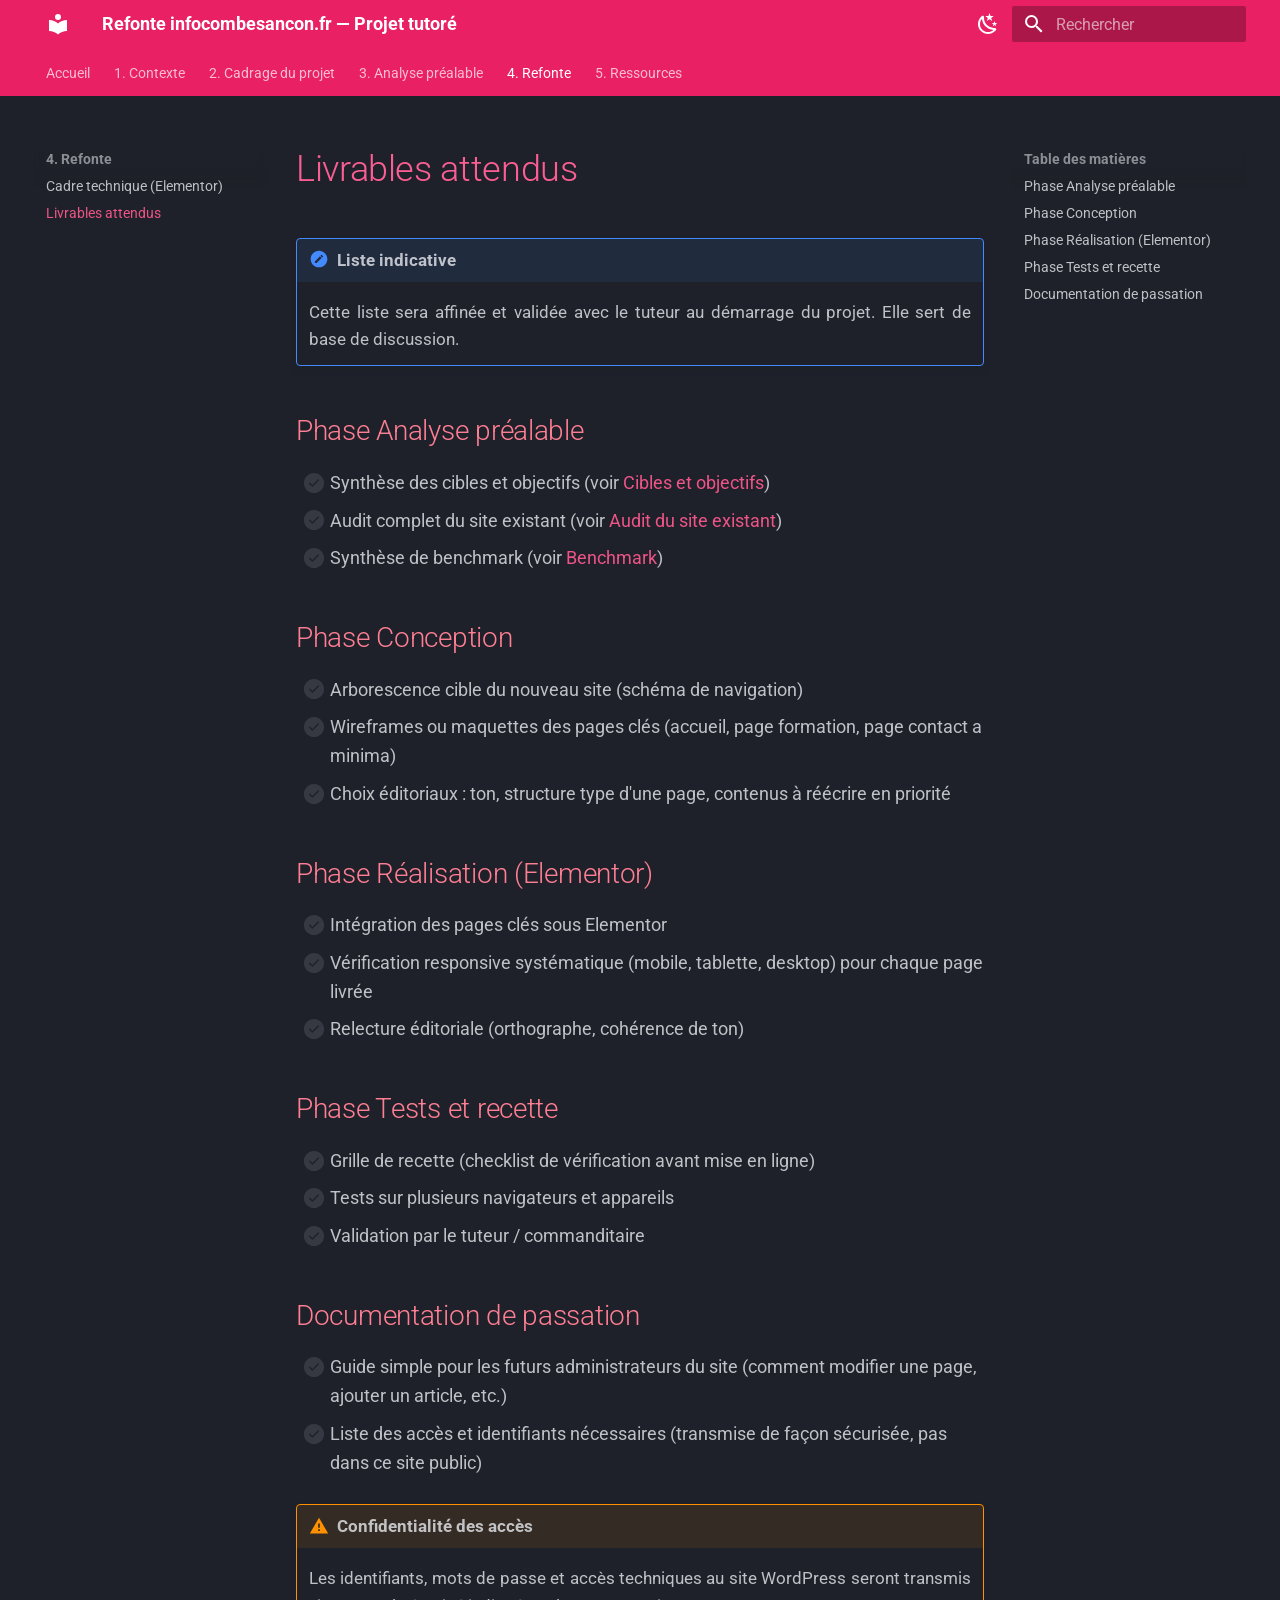
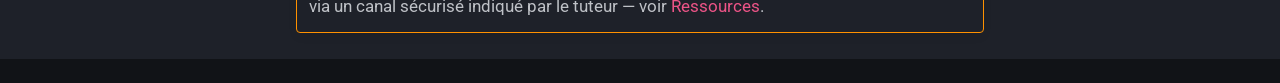
<file: 04-refonte/livrables-attendus/index.html>
<!doctype html>
<html lang="fr" class="no-js">
  <head>
    
      <meta charset="utf-8">
      <meta name="viewport" content="width=device-width,initial-scale=1">
      
        <meta name="description" content="Cahier des charges et trame de cadrage pour la refonte du site infocombesancon.fr">
      
      
      
      
        <link rel="prev" href="../">
      
      
        <link rel="next" href="../../05-ressources/">
      
      
        
      
      
      <link rel="icon" href="../../assets/images/favicon.png">
      <meta name="generator" content="mkdocs-1.6.1, mkdocs-material-9.7.6">
    
    
      
        <title>Livrables attendus - Refonte infocombesancon.fr — Projet tutoré</title>
      
    
    
      <link rel="stylesheet" href="../../assets/stylesheets/main.484c7ddc.min.css">
      
        
        <link rel="stylesheet" href="../../assets/stylesheets/palette.ab4e12ef.min.css">
      
      


    
    
      
    
    
      
        
        
        <link rel="preconnect" href="https://fonts.gstatic.com" crossorigin>
        <link rel="stylesheet" href="https://fonts.googleapis.com/css?family=Roboto:300,300i,400,400i,700,700i%7CRoboto+Mono:400,400i,700,700i&display=fallback">
        <style>:root{--md-text-font:"Roboto";--md-code-font:"Roboto Mono"}</style>
      
    
    
      <link rel="stylesheet" href="../../stylesheets/extra.css">
    
    <script>__md_scope=new URL("../..",location),__md_hash=e=>[...e].reduce(((e,_)=>(e<<5)-e+_.charCodeAt(0)),0),__md_get=(e,_=localStorage,t=__md_scope)=>JSON.parse(_.getItem(t.pathname+"."+e)),__md_set=(e,_,t=localStorage,a=__md_scope)=>{try{t.setItem(a.pathname+"."+e,JSON.stringify(_))}catch(e){}}</script>
    
      

    
    
  </head>
  
  
    
    
      
    
    
    
    
    <body dir="ltr" data-md-color-scheme="slate" data-md-color-primary="pink" data-md-color-accent="indigo">
  
    
    <input class="md-toggle" data-md-toggle="drawer" type="checkbox" id="__drawer" autocomplete="off">
    <input class="md-toggle" data-md-toggle="search" type="checkbox" id="__search" autocomplete="off">
    <label class="md-overlay" for="__drawer"></label>
    <div data-md-component="skip">
      
        
        <a href="#livrables-attendus" class="md-skip">
          Aller au contenu
        </a>
      
    </div>
    <div data-md-component="announce">
      
    </div>
    
    
      

<header class="md-header" data-md-component="header">
  <nav class="md-header__inner md-grid" aria-label="En-tête">
    <a href="../.." title="Refonte infocombesancon.fr — Projet tutoré" class="md-header__button md-logo" aria-label="Refonte infocombesancon.fr — Projet tutoré" data-md-component="logo">
      
  
  <svg xmlns="http://www.w3.org/2000/svg" viewBox="0 0 24 24"><path d="M12 8a3 3 0 0 0 3-3 3 3 0 0 0-3-3 3 3 0 0 0-3 3 3 3 0 0 0 3 3m0 3.54C9.64 9.35 6.5 8 3 8v11c3.5 0 6.64 1.35 9 3.54 2.36-2.19 5.5-3.54 9-3.54V8c-3.5 0-6.64 1.35-9 3.54"/></svg>

    </a>
    <label class="md-header__button md-icon" for="__drawer">
      
      <svg xmlns="http://www.w3.org/2000/svg" viewBox="0 0 24 24"><path d="M3 6h18v2H3zm0 5h18v2H3zm0 5h18v2H3z"/></svg>
    </label>
    <div class="md-header__title" data-md-component="header-title">
      <div class="md-header__ellipsis">
        <div class="md-header__topic">
          <span class="md-ellipsis">
            Refonte infocombesancon.fr — Projet tutoré
          </span>
        </div>
        <div class="md-header__topic" data-md-component="header-topic">
          <span class="md-ellipsis">
            
              Livrables attendus
            
          </span>
        </div>
      </div>
    </div>
    
      
        <form class="md-header__option" data-md-component="palette">
  
    
    
    
    <input class="md-option" data-md-color-media="" data-md-color-scheme="slate" data-md-color-primary="pink" data-md-color-accent="indigo"  aria-label="Passer en mode sombre"  type="radio" name="__palette" id="__palette_0">
    
      <label class="md-header__button md-icon" title="Passer en mode sombre" for="__palette_1" hidden>
        <svg xmlns="http://www.w3.org/2000/svg" viewBox="0 0 24 24"><path d="m17.75 4.09-2.53 1.94.91 3.06-2.63-1.81-2.63 1.81.91-3.06-2.53-1.94L12.44 4l1.06-3 1.06 3zm3.5 6.91-1.64 1.25.59 1.98-1.7-1.17-1.7 1.17.59-1.98L15.75 11l2.06-.05L18.5 9l.69 1.95zm-2.28 4.95c.83-.08 1.72 1.1 1.19 1.85-.32.45-.66.87-1.08 1.27C15.17 23 8.84 23 4.94 19.07c-3.91-3.9-3.91-10.24 0-14.14.4-.4.82-.76 1.27-1.08.75-.53 1.93.36 1.85 1.19-.27 2.86.69 5.83 2.89 8.02a9.96 9.96 0 0 0 8.02 2.89m-1.64 2.02a12.08 12.08 0 0 1-7.8-3.47c-2.17-2.19-3.33-5-3.49-7.82-2.81 3.14-2.7 7.96.31 10.98 3.02 3.01 7.84 3.12 10.98.31"/></svg>
      </label>
    
  
    
    
    
    <input class="md-option" data-md-color-media="" data-md-color-scheme="default" data-md-color-primary="pink" data-md-color-accent="indigo"  aria-label="Passer en mode clair"  type="radio" name="__palette" id="__palette_1">
    
      <label class="md-header__button md-icon" title="Passer en mode clair" for="__palette_0" hidden>
        <svg xmlns="http://www.w3.org/2000/svg" viewBox="0 0 24 24"><path d="M12 7a5 5 0 0 1 5 5 5 5 0 0 1-5 5 5 5 0 0 1-5-5 5 5 0 0 1 5-5m0 2a3 3 0 0 0-3 3 3 3 0 0 0 3 3 3 3 0 0 0 3-3 3 3 0 0 0-3-3m0-7 2.39 3.42C13.65 5.15 12.84 5 12 5s-1.65.15-2.39.42zM3.34 7l4.16-.35A7.2 7.2 0 0 0 5.94 8.5c-.44.74-.69 1.5-.83 2.29zm.02 10 1.76-3.77a7.131 7.131 0 0 0 2.38 4.14zM20.65 7l-1.77 3.79a7.02 7.02 0 0 0-2.38-4.15zm-.01 10-4.14.36c.59-.51 1.12-1.14 1.54-1.86.42-.73.69-1.5.83-2.29zM12 22l-2.41-3.44c.74.27 1.55.44 2.41.44.82 0 1.63-.17 2.37-.44z"/></svg>
      </label>
    
  
</form>
      
    
    
      <script>var palette=__md_get("__palette");if(palette&&palette.color){if("(prefers-color-scheme)"===palette.color.media){var media=matchMedia("(prefers-color-scheme: light)"),input=document.querySelector(media.matches?"[data-md-color-media='(prefers-color-scheme: light)']":"[data-md-color-media='(prefers-color-scheme: dark)']");palette.color.media=input.getAttribute("data-md-color-media"),palette.color.scheme=input.getAttribute("data-md-color-scheme"),palette.color.primary=input.getAttribute("data-md-color-primary"),palette.color.accent=input.getAttribute("data-md-color-accent")}for(var[key,value]of Object.entries(palette.color))document.body.setAttribute("data-md-color-"+key,value)}</script>
    
    
    
      
      
        <label class="md-header__button md-icon" for="__search">
          
          <svg xmlns="http://www.w3.org/2000/svg" viewBox="0 0 24 24"><path d="M9.5 3A6.5 6.5 0 0 1 16 9.5c0 1.61-.59 3.09-1.56 4.23l.27.27h.79l5 5-1.5 1.5-5-5v-.79l-.27-.27A6.52 6.52 0 0 1 9.5 16 6.5 6.5 0 0 1 3 9.5 6.5 6.5 0 0 1 9.5 3m0 2C7 5 5 7 5 9.5S7 14 9.5 14 14 12 14 9.5 12 5 9.5 5"/></svg>
        </label>
        <div class="md-search" data-md-component="search" role="dialog">
  <label class="md-search__overlay" for="__search"></label>
  <div class="md-search__inner" role="search">
    <form class="md-search__form" name="search">
      <input type="text" class="md-search__input" name="query" aria-label="Rechercher" placeholder="Rechercher" autocapitalize="off" autocorrect="off" autocomplete="off" spellcheck="false" data-md-component="search-query" required>
      <label class="md-search__icon md-icon" for="__search">
        
        <svg xmlns="http://www.w3.org/2000/svg" viewBox="0 0 24 24"><path d="M9.5 3A6.5 6.5 0 0 1 16 9.5c0 1.61-.59 3.09-1.56 4.23l.27.27h.79l5 5-1.5 1.5-5-5v-.79l-.27-.27A6.52 6.52 0 0 1 9.5 16 6.5 6.5 0 0 1 3 9.5 6.5 6.5 0 0 1 9.5 3m0 2C7 5 5 7 5 9.5S7 14 9.5 14 14 12 14 9.5 12 5 9.5 5"/></svg>
        
        <svg xmlns="http://www.w3.org/2000/svg" viewBox="0 0 24 24"><path d="M20 11v2H8l5.5 5.5-1.42 1.42L4.16 12l7.92-7.92L13.5 5.5 8 11z"/></svg>
      </label>
      <nav class="md-search__options" aria-label="Recherche">
        
        <button type="reset" class="md-search__icon md-icon" title="Effacer" aria-label="Effacer" tabindex="-1">
          
          <svg xmlns="http://www.w3.org/2000/svg" viewBox="0 0 24 24"><path d="M19 6.41 17.59 5 12 10.59 6.41 5 5 6.41 10.59 12 5 17.59 6.41 19 12 13.41 17.59 19 19 17.59 13.41 12z"/></svg>
        </button>
      </nav>
      
        <div class="md-search__suggest" data-md-component="search-suggest"></div>
      
    </form>
    <div class="md-search__output">
      <div class="md-search__scrollwrap" tabindex="0" data-md-scrollfix>
        <div class="md-search-result" data-md-component="search-result">
          <div class="md-search-result__meta">
            Initialisation de la recherche
          </div>
          <ol class="md-search-result__list" role="presentation"></ol>
        </div>
      </div>
    </div>
  </div>
</div>
      
    
    
  </nav>
  
</header>
    
    <div class="md-container" data-md-component="container">
      
      
        
          
            
<nav class="md-tabs" aria-label="Onglets" data-md-component="tabs">
  <div class="md-grid">
    <ul class="md-tabs__list">
      
        
  
  
  
  
    <li class="md-tabs__item">
      <a href="../.." class="md-tabs__link">
        
  
  
    
  
  Accueil

      </a>
    </li>
  

      
        
  
  
  
  
    
    
      <li class="md-tabs__item">
        <a href="../../01-contexte/" class="md-tabs__link">
          
  
  
  1. Contexte

        </a>
      </li>
    
  

      
        
  
  
  
  
    
    
      <li class="md-tabs__item">
        <a href="../../02-cadrage/" class="md-tabs__link">
          
  
  
  2. Cadrage du projet

        </a>
      </li>
    
  

      
        
  
  
  
  
    
    
      <li class="md-tabs__item">
        <a href="../../03-analyse-prealable/" class="md-tabs__link">
          
  
  
  3. Analyse préalable

        </a>
      </li>
    
  

      
        
  
  
  
    
  
  
    
    
      <li class="md-tabs__item md-tabs__item--active">
        <a href="../" class="md-tabs__link">
          
  
  
  4. Refonte

        </a>
      </li>
    
  

      
        
  
  
  
  
    <li class="md-tabs__item">
      <a href="../../05-ressources/" class="md-tabs__link">
        
  
  
    
  
  5. Ressources

      </a>
    </li>
  

      
    </ul>
  </div>
</nav>
          
        
      
      <main class="md-main" data-md-component="main">
        <div class="md-main__inner md-grid">
          
            
              
              <div class="md-sidebar md-sidebar--primary" data-md-component="sidebar" data-md-type="navigation" >
                <div class="md-sidebar__scrollwrap">
                  <div class="md-sidebar__inner">
                    


  


<nav class="md-nav md-nav--primary md-nav--lifted" aria-label="Navigation" data-md-level="0">
  <label class="md-nav__title" for="__drawer">
    <a href="../.." title="Refonte infocombesancon.fr — Projet tutoré" class="md-nav__button md-logo" aria-label="Refonte infocombesancon.fr — Projet tutoré" data-md-component="logo">
      
  
  <svg xmlns="http://www.w3.org/2000/svg" viewBox="0 0 24 24"><path d="M12 8a3 3 0 0 0 3-3 3 3 0 0 0-3-3 3 3 0 0 0-3 3 3 3 0 0 0 3 3m0 3.54C9.64 9.35 6.5 8 3 8v11c3.5 0 6.64 1.35 9 3.54 2.36-2.19 5.5-3.54 9-3.54V8c-3.5 0-6.64 1.35-9 3.54"/></svg>

    </a>
    Refonte infocombesancon.fr — Projet tutoré
  </label>
  
  <ul class="md-nav__list" data-md-scrollfix>
    
      
      
  
  
  
  
    <li class="md-nav__item">
      <a href="../.." class="md-nav__link">
        
  
  
  <span class="md-ellipsis">
    
  
    Accueil
  

    
  </span>
  
  

      </a>
    </li>
  

    
      
      
  
  
  
  
    
    
    
    
      
      
        
      
    
    
    <li class="md-nav__item md-nav__item--nested">
      
        
        
        <input class="md-nav__toggle md-toggle " type="checkbox" id="__nav_2" >
        
          
          <label class="md-nav__link" for="__nav_2" id="__nav_2_label" tabindex="0">
            
  
  
  <span class="md-ellipsis">
    
  
    1. Contexte
  

    
  </span>
  
  

            <span class="md-nav__icon md-icon"></span>
          </label>
        
        <nav class="md-nav" data-md-level="1" aria-labelledby="__nav_2_label" aria-expanded="false">
          <label class="md-nav__title" for="__nav_2">
            <span class="md-nav__icon md-icon"></span>
            
  
    1. Contexte
  

          </label>
          <ul class="md-nav__list" data-md-scrollfix>
            
              
                
  
  
  
  
    <li class="md-nav__item">
      <a href="../../01-contexte/" class="md-nav__link">
        
  
  
  <span class="md-ellipsis">
    
  
    Le site actuel
  

    
  </span>
  
  

      </a>
    </li>
  

              
            
          </ul>
        </nav>
      
    </li>
  

    
      
      
  
  
  
  
    
    
    
    
      
      
        
      
    
    
    <li class="md-nav__item md-nav__item--nested">
      
        
        
        <input class="md-nav__toggle md-toggle " type="checkbox" id="__nav_3" >
        
          
          <label class="md-nav__link" for="__nav_3" id="__nav_3_label" tabindex="0">
            
  
  
  <span class="md-ellipsis">
    
  
    2. Cadrage du projet
  

    
  </span>
  
  

            <span class="md-nav__icon md-icon"></span>
          </label>
        
        <nav class="md-nav" data-md-level="1" aria-labelledby="__nav_3_label" aria-expanded="false">
          <label class="md-nav__title" for="__nav_3">
            <span class="md-nav__icon md-icon"></span>
            
  
    2. Cadrage du projet
  

          </label>
          <ul class="md-nav__list" data-md-scrollfix>
            
              
                
  
  
  
  
    <li class="md-nav__item">
      <a href="../../02-cadrage/" class="md-nav__link">
        
  
  
  <span class="md-ellipsis">
    
  
    Objectifs et livrables
  

    
  </span>
  
  

      </a>
    </li>
  

              
            
              
                
  
  
  
  
    <li class="md-nav__item">
      <a href="../../02-cadrage/equipe/" class="md-nav__link">
        
  
  
  <span class="md-ellipsis">
    
  
    Équipe
  

    
  </span>
  
  

      </a>
    </li>
  

              
            
              
                
  
  
  
  
    <li class="md-nav__item">
      <a href="../../02-cadrage/planning/" class="md-nav__link">
        
  
  
  <span class="md-ellipsis">
    
  
    Planning
  

    
  </span>
  
  

      </a>
    </li>
  

              
            
          </ul>
        </nav>
      
    </li>
  

    
      
      
  
  
  
  
    
    
    
    
      
      
        
      
    
    
    <li class="md-nav__item md-nav__item--nested">
      
        
        
        <input class="md-nav__toggle md-toggle " type="checkbox" id="__nav_4" >
        
          
          <label class="md-nav__link" for="__nav_4" id="__nav_4_label" tabindex="0">
            
  
  
  <span class="md-ellipsis">
    
  
    3. Analyse préalable
  

    
  </span>
  
  

            <span class="md-nav__icon md-icon"></span>
          </label>
        
        <nav class="md-nav" data-md-level="1" aria-labelledby="__nav_4_label" aria-expanded="false">
          <label class="md-nav__title" for="__nav_4">
            <span class="md-nav__icon md-icon"></span>
            
  
    3. Analyse préalable
  

          </label>
          <ul class="md-nav__list" data-md-scrollfix>
            
              
                
  
  
  
  
    <li class="md-nav__item">
      <a href="../../03-analyse-prealable/" class="md-nav__link">
        
  
  
  <span class="md-ellipsis">
    
  
    Pourquoi analyser avant de refondre
  

    
  </span>
  
  

      </a>
    </li>
  

              
            
              
                
  
  
  
  
    <li class="md-nav__item">
      <a href="../../03-analyse-prealable/cibles-objectifs/" class="md-nav__link">
        
  
  
  <span class="md-ellipsis">
    
  
    Cibles et objectifs
  

    
  </span>
  
  

      </a>
    </li>
  

              
            
              
                
  
  
  
  
    <li class="md-nav__item">
      <a href="../../03-analyse-prealable/audit-existant/" class="md-nav__link">
        
  
  
  <span class="md-ellipsis">
    
  
    Audit du site existant
  

    
  </span>
  
  

      </a>
    </li>
  

              
            
              
                
  
  
  
  
    <li class="md-nav__item">
      <a href="../../03-analyse-prealable/benchmark/" class="md-nav__link">
        
  
  
  <span class="md-ellipsis">
    
  
    Benchmark
  

    
  </span>
  
  

      </a>
    </li>
  

              
            
          </ul>
        </nav>
      
    </li>
  

    
      
      
  
  
    
  
  
  
    
    
    
    
      
        
        
      
      
        
      
    
    
    <li class="md-nav__item md-nav__item--active md-nav__item--section md-nav__item--nested">
      
        
        
        <input class="md-nav__toggle md-toggle " type="checkbox" id="__nav_5" checked>
        
          
          <label class="md-nav__link" for="__nav_5" id="__nav_5_label" tabindex="">
            
  
  
  <span class="md-ellipsis">
    
  
    4. Refonte
  

    
  </span>
  
  

            <span class="md-nav__icon md-icon"></span>
          </label>
        
        <nav class="md-nav" data-md-level="1" aria-labelledby="__nav_5_label" aria-expanded="true">
          <label class="md-nav__title" for="__nav_5">
            <span class="md-nav__icon md-icon"></span>
            
  
    4. Refonte
  

          </label>
          <ul class="md-nav__list" data-md-scrollfix>
            
              
                
  
  
  
  
    <li class="md-nav__item">
      <a href="../" class="md-nav__link">
        
  
  
  <span class="md-ellipsis">
    
  
    Cadre technique (Elementor)
  

    
  </span>
  
  

      </a>
    </li>
  

              
            
              
                
  
  
    
  
  
  
    <li class="md-nav__item md-nav__item--active">
      
      <input class="md-nav__toggle md-toggle" type="checkbox" id="__toc">
      
      
        
      
      
        <label class="md-nav__link md-nav__link--active" for="__toc">
          
  
  
  <span class="md-ellipsis">
    
  
    Livrables attendus
  

    
  </span>
  
  

          <span class="md-nav__icon md-icon"></span>
        </label>
      
      <a href="./" class="md-nav__link md-nav__link--active">
        
  
  
  <span class="md-ellipsis">
    
  
    Livrables attendus
  

    
  </span>
  
  

      </a>
      
        

<nav class="md-nav md-nav--secondary" aria-label="Table des matières">
  
  
  
    
  
  
    <label class="md-nav__title" for="__toc">
      <span class="md-nav__icon md-icon"></span>
      Table des matières
    </label>
    <ul class="md-nav__list" data-md-component="toc" data-md-scrollfix>
      
        <li class="md-nav__item">
  <a href="#phase-analyse-prealable" class="md-nav__link">
    <span class="md-ellipsis">
      
        Phase Analyse préalable
      
    </span>
  </a>
  
</li>
      
        <li class="md-nav__item">
  <a href="#phase-conception" class="md-nav__link">
    <span class="md-ellipsis">
      
        Phase Conception
      
    </span>
  </a>
  
</li>
      
        <li class="md-nav__item">
  <a href="#phase-realisation-elementor" class="md-nav__link">
    <span class="md-ellipsis">
      
        Phase Réalisation (Elementor)
      
    </span>
  </a>
  
</li>
      
        <li class="md-nav__item">
  <a href="#phase-tests-et-recette" class="md-nav__link">
    <span class="md-ellipsis">
      
        Phase Tests et recette
      
    </span>
  </a>
  
</li>
      
        <li class="md-nav__item">
  <a href="#documentation-de-passation" class="md-nav__link">
    <span class="md-ellipsis">
      
        Documentation de passation
      
    </span>
  </a>
  
</li>
      
    </ul>
  
</nav>
      
    </li>
  

              
            
          </ul>
        </nav>
      
    </li>
  

    
      
      
  
  
  
  
    <li class="md-nav__item">
      <a href="../../05-ressources/" class="md-nav__link">
        
  
  
  <span class="md-ellipsis">
    
  
    5. Ressources
  

    
  </span>
  
  

      </a>
    </li>
  

    
  </ul>
</nav>
                  </div>
                </div>
              </div>
            
            
              
              <div class="md-sidebar md-sidebar--secondary" data-md-component="sidebar" data-md-type="toc" >
                <div class="md-sidebar__scrollwrap">
                  <div class="md-sidebar__inner">
                    

<nav class="md-nav md-nav--secondary" aria-label="Table des matières">
  
  
  
    
  
  
    <label class="md-nav__title" for="__toc">
      <span class="md-nav__icon md-icon"></span>
      Table des matières
    </label>
    <ul class="md-nav__list" data-md-component="toc" data-md-scrollfix>
      
        <li class="md-nav__item">
  <a href="#phase-analyse-prealable" class="md-nav__link">
    <span class="md-ellipsis">
      
        Phase Analyse préalable
      
    </span>
  </a>
  
</li>
      
        <li class="md-nav__item">
  <a href="#phase-conception" class="md-nav__link">
    <span class="md-ellipsis">
      
        Phase Conception
      
    </span>
  </a>
  
</li>
      
        <li class="md-nav__item">
  <a href="#phase-realisation-elementor" class="md-nav__link">
    <span class="md-ellipsis">
      
        Phase Réalisation (Elementor)
      
    </span>
  </a>
  
</li>
      
        <li class="md-nav__item">
  <a href="#phase-tests-et-recette" class="md-nav__link">
    <span class="md-ellipsis">
      
        Phase Tests et recette
      
    </span>
  </a>
  
</li>
      
        <li class="md-nav__item">
  <a href="#documentation-de-passation" class="md-nav__link">
    <span class="md-ellipsis">
      
        Documentation de passation
      
    </span>
  </a>
  
</li>
      
    </ul>
  
</nav>
                  </div>
                </div>
              </div>
            
          
          
            <div class="md-content" data-md-component="content">
              
              <article class="md-content__inner md-typeset">
                
                  



<h1 id="livrables-attendus">Livrables attendus<a class="headerlink" href="#livrables-attendus" title="Permanent link">&para;</a></h1>
<div class="admonition note">
<p class="admonition-title">Liste indicative</p>
<p>Cette liste sera affinée et validée avec le tuteur au démarrage du projet. Elle sert de base de discussion.</p>
</div>
<h2 id="phase-analyse-prealable">Phase Analyse préalable<a class="headerlink" href="#phase-analyse-prealable" title="Permanent link">&para;</a></h2>
<ul class="task-list">
<li class="task-list-item"><label class="task-list-control"><input type="checkbox" disabled/><span class="task-list-indicator"></span></label> Synthèse des cibles et objectifs (voir <a href="../../03-analyse-prealable/cibles-objectifs/">Cibles et objectifs</a>)</li>
<li class="task-list-item"><label class="task-list-control"><input type="checkbox" disabled/><span class="task-list-indicator"></span></label> Audit complet du site existant (voir <a href="../../03-analyse-prealable/audit-existant/">Audit du site existant</a>)</li>
<li class="task-list-item"><label class="task-list-control"><input type="checkbox" disabled/><span class="task-list-indicator"></span></label> Synthèse de benchmark (voir <a href="../../03-analyse-prealable/benchmark/">Benchmark</a>)</li>
</ul>
<h2 id="phase-conception">Phase Conception<a class="headerlink" href="#phase-conception" title="Permanent link">&para;</a></h2>
<ul class="task-list">
<li class="task-list-item"><label class="task-list-control"><input type="checkbox" disabled/><span class="task-list-indicator"></span></label> Arborescence cible du nouveau site (schéma de navigation)</li>
<li class="task-list-item"><label class="task-list-control"><input type="checkbox" disabled/><span class="task-list-indicator"></span></label> Wireframes ou maquettes des pages clés (accueil, page formation, page contact a minima)</li>
<li class="task-list-item"><label class="task-list-control"><input type="checkbox" disabled/><span class="task-list-indicator"></span></label> Choix éditoriaux : ton, structure type d'une page, contenus à réécrire en priorité</li>
</ul>
<h2 id="phase-realisation-elementor">Phase Réalisation (Elementor)<a class="headerlink" href="#phase-realisation-elementor" title="Permanent link">&para;</a></h2>
<ul class="task-list">
<li class="task-list-item"><label class="task-list-control"><input type="checkbox" disabled/><span class="task-list-indicator"></span></label> Intégration des pages clés sous Elementor</li>
<li class="task-list-item"><label class="task-list-control"><input type="checkbox" disabled/><span class="task-list-indicator"></span></label> Vérification responsive systématique (mobile, tablette, desktop) pour chaque page livrée</li>
<li class="task-list-item"><label class="task-list-control"><input type="checkbox" disabled/><span class="task-list-indicator"></span></label> Relecture éditoriale (orthographe, cohérence de ton)</li>
</ul>
<h2 id="phase-tests-et-recette">Phase Tests et recette<a class="headerlink" href="#phase-tests-et-recette" title="Permanent link">&para;</a></h2>
<ul class="task-list">
<li class="task-list-item"><label class="task-list-control"><input type="checkbox" disabled/><span class="task-list-indicator"></span></label> Grille de recette (checklist de vérification avant mise en ligne)</li>
<li class="task-list-item"><label class="task-list-control"><input type="checkbox" disabled/><span class="task-list-indicator"></span></label> Tests sur plusieurs navigateurs et appareils</li>
<li class="task-list-item"><label class="task-list-control"><input type="checkbox" disabled/><span class="task-list-indicator"></span></label> Validation par le tuteur / commanditaire</li>
</ul>
<h2 id="documentation-de-passation">Documentation de passation<a class="headerlink" href="#documentation-de-passation" title="Permanent link">&para;</a></h2>
<ul class="task-list">
<li class="task-list-item"><label class="task-list-control"><input type="checkbox" disabled/><span class="task-list-indicator"></span></label> Guide simple pour les futurs administrateurs du site (comment modifier une page, ajouter un article, etc.)</li>
<li class="task-list-item"><label class="task-list-control"><input type="checkbox" disabled/><span class="task-list-indicator"></span></label> Liste des accès et identifiants nécessaires (transmise de façon sécurisée, pas dans ce site public)</li>
</ul>
<div class="admonition warning">
<p class="admonition-title">Confidentialité des accès</p>
<p>Les identifiants, mots de passe et accès techniques au site WordPress seront transmis via un canal sécurisé indiqué par le tuteur — voir <a href="../../05-ressources/">Ressources</a>.</p>
</div>












                
              </article>
            </div>
          
          
<script>var target=document.getElementById(location.hash.slice(1));target&&target.name&&(target.checked=target.name.startsWith("__tabbed_"))</script>
        </div>
        
          <button type="button" class="md-top md-icon" data-md-component="top" hidden>
  
  <svg xmlns="http://www.w3.org/2000/svg" viewBox="0 0 24 24"><path d="M13 20h-2V8l-5.5 5.5-1.42-1.42L12 4.16l7.92 7.92-1.42 1.42L13 8z"/></svg>
  Retour en haut de la page
</button>
        
      </main>
      
        <footer class="md-footer">
  
  <div class="md-footer-meta md-typeset">
    <div class="md-footer-meta__inner md-grid">
      <div class="md-copyright">
  
  
</div>
      
    </div>
  </div>
</footer>
      
    </div>
    <div class="md-dialog" data-md-component="dialog">
      <div class="md-dialog__inner md-typeset"></div>
    </div>
    
    
    
      
      
      <script id="__config" type="application/json">{"annotate": null, "base": "../..", "features": ["navigation.tabs", "navigation.sections", "navigation.top", "search.suggest", "search.highlight", "content.code.copy"], "search": "../../assets/javascripts/workers/search.2c215733.min.js", "tags": null, "translations": {"clipboard.copied": "Copi\u00e9 dans le presse-papier", "clipboard.copy": "Copier dans le presse-papier", "search.result.more.one": "1 de plus sur cette page", "search.result.more.other": "# de plus sur cette page", "search.result.none": "Aucun document trouv\u00e9", "search.result.one": "1 document trouv\u00e9", "search.result.other": "# documents trouv\u00e9s", "search.result.placeholder": "Taper pour d\u00e9marrer la recherche", "search.result.term.missing": "Non trouv\u00e9", "select.version": "S\u00e9lectionner la version"}, "version": null}</script>
    
    
      <script src="../../assets/javascripts/bundle.79ae519e.min.js"></script>
      
    
  </body>
</html>
</file>
<file: stylesheets/extra.css>
/* Taille du texte du contenu (par défaut Material : 0.8rem) */
.md-typeset {
  font-size: 0.9rem;
}

.md-typeset .admonition,
.md-typeset table:not([class]) {
  font-size: 0.85rem;
}

.md-typeset h1 { color: #fc5e93;}
.md-typeset h2 { color: #fe7e93;}
.md-typeset h3 { color: #ffc0cb;}

.md-typeset p {
  text-align: justify;
}

/* Tableaux en pleine largeur (par défaut Material les limite à leur contenu) */
.md-typeset__table { width: 100%; }
.md-typeset table:not([class]) {
  display: table;
  width: 100%;
}
</file>
<file: assets/stylesheets/main.484c7ddc.min.css>
@charset "UTF-8";html{-webkit-text-size-adjust:none;-moz-text-size-adjust:none;text-size-adjust:none;box-sizing:border-box}*,:after,:before{box-sizing:inherit}@media (prefers-reduced-motion){*,:after,:before{transition:none!important}}body{margin:0}a,button,input,label{-webkit-tap-highlight-color:transparent}a{color:inherit;text-decoration:none}hr{border:0;box-sizing:initial;display:block;height:.05rem;overflow:visible;padding:0}small{font-size:80%}sub,sup{line-height:1em}img{border-style:none}table{border-collapse:initial;border-spacing:0}td,th{font-weight:400;vertical-align:top}button{background:#0000;border:0;font-family:inherit;font-size:inherit;margin:0;padding:0}input{border:0;outline:none}:root{--md-primary-fg-color:#4051b5;--md-primary-fg-color--light:#5d6cc0;--md-primary-fg-color--dark:#303fa1;--md-primary-bg-color:#fff;--md-primary-bg-color--light:#ffffffb3;--md-accent-fg-color:#526cfe;--md-accent-fg-color--transparent:#526cfe1a;--md-accent-bg-color:#fff;--md-accent-bg-color--light:#ffffffb3}[data-md-color-scheme=default]{color-scheme:light}[data-md-color-scheme=default] img[src$="#gh-dark-mode-only"],[data-md-color-scheme=default] img[src$="#only-dark"]{display:none}:root,[data-md-color-scheme=default]{--md-hue:225deg;--md-default-fg-color:#000000de;--md-default-fg-color--light:#0000008a;--md-default-fg-color--lighter:#00000052;--md-default-fg-color--lightest:#00000012;--md-default-bg-color:#fff;--md-default-bg-color--light:#ffffffb3;--md-default-bg-color--lighter:#ffffff4d;--md-default-bg-color--lightest:#ffffff1f;--md-code-fg-color:#36464e;--md-code-bg-color:#f5f5f5;--md-code-bg-color--light:#f5f5f5b3;--md-code-bg-color--lighter:#f5f5f54d;--md-code-hl-color:#4287ff;--md-code-hl-color--light:#4287ff1a;--md-code-hl-number-color:#d52a2a;--md-code-hl-special-color:#db1457;--md-code-hl-function-color:#a846b9;--md-code-hl-constant-color:#6e59d9;--md-code-hl-keyword-color:#3f6ec6;--md-code-hl-string-color:#1c7d4d;--md-code-hl-name-color:var(--md-code-fg-color);--md-code-hl-operator-color:var(--md-default-fg-color--light);--md-code-hl-punctuation-color:var(--md-default-fg-color--light);--md-code-hl-comment-color:var(--md-default-fg-color--light);--md-code-hl-generic-color:var(--md-default-fg-color--light);--md-code-hl-variable-color:var(--md-default-fg-color--light);--md-typeset-color:var(--md-default-fg-color);--md-typeset-a-color:var(--md-primary-fg-color);--md-typeset-del-color:#f5503d26;--md-typeset-ins-color:#0bd57026;--md-typeset-kbd-color:#fafafa;--md-typeset-kbd-accent-color:#fff;--md-typeset-kbd-border-color:#b8b8b8;--md-typeset-mark-color:#ffff0080;--md-typeset-table-color:#0000001f;--md-typeset-table-color--light:rgba(0,0,0,.035);--md-admonition-fg-color:var(--md-default-fg-color);--md-admonition-bg-color:var(--md-default-bg-color);--md-warning-fg-color:#000000de;--md-warning-bg-color:#ff9;--md-footer-fg-color:#fff;--md-footer-fg-color--light:#ffffffb3;--md-footer-fg-color--lighter:#ffffff73;--md-footer-bg-color:#000000de;--md-footer-bg-color--dark:#00000052;--md-shadow-z1:0 0.2rem 0.5rem #0000000d,0 0 0.05rem #0000001a;--md-shadow-z2:0 0.2rem 0.5rem #0000001a,0 0 0.05rem #00000040;--md-shadow-z3:0 0.2rem 0.5rem #0003,0 0 0.05rem #00000059}.md-icon svg{fill:currentcolor;display:block;height:1.2rem;width:1.2rem}body{-webkit-font-smoothing:antialiased;-moz-osx-font-smoothing:grayscale;--md-text-font-family:var(--md-text-font,_),-apple-system,BlinkMacSystemFont,Helvetica,Arial,sans-serif;--md-code-font-family:var(--md-code-font,_),SFMono-Regular,Consolas,Menlo,monospace}aside,body,input{font-feature-settings:"kern","liga";color:var(--md-typeset-color);font-family:var(--md-text-font-family)}code,kbd,pre{font-feature-settings:"kern";font-family:var(--md-code-font-family)}:root{--md-typeset-table-sort-icon:url('data:image/svg+xml;charset=utf-8,<svg xmlns="http://www.w3.org/2000/svg" viewBox="0 0 24 24"><path d="m18 21-4-4h3V7h-3l4-4 4 4h-3v10h3M2 19v-2h10v2M2 13v-2h7v2M2 7V5h4v2z"/></svg>');--md-typeset-table-sort-icon--asc:url('data:image/svg+xml;charset=utf-8,<svg xmlns="http://www.w3.org/2000/svg" viewBox="0 0 24 24"><path d="M19 17h3l-4 4-4-4h3V3h2M2 17h10v2H2M6 5v2H2V5m0 6h7v2H2z"/></svg>');--md-typeset-table-sort-icon--desc:url('data:image/svg+xml;charset=utf-8,<svg xmlns="http://www.w3.org/2000/svg" viewBox="0 0 24 24"><path d="M19 7h3l-4-4-4 4h3v14h2M2 17h10v2H2M6 5v2H2V5m0 6h7v2H2z"/></svg>')}.md-typeset{-webkit-print-color-adjust:exact;color-adjust:exact;font-size:.8rem;line-height:1.6;overflow-wrap:break-word}@media print{.md-typeset{font-size:.68rem}}.md-typeset blockquote,.md-typeset dl,.md-typeset figure,.md-typeset ol,.md-typeset pre,.md-typeset ul{margin-bottom:1em;margin-top:1em}.md-typeset h1{color:var(--md-default-fg-color--light);font-size:2em;line-height:1.3;margin:0 0 1.25em}.md-typeset h1,.md-typeset h2{font-weight:300;letter-spacing:-.01em}.md-typeset h2{font-size:1.5625em;line-height:1.4;margin:1.6em 0 .64em}.md-typeset h3{font-size:1.25em;font-weight:400;letter-spacing:-.01em;line-height:1.5;margin:1.6em 0 .8em}.md-typeset h2+h3{margin-top:.8em}.md-typeset h4{font-weight:700;letter-spacing:-.01em;margin:1em 0}.md-typeset h5,.md-typeset h6{color:var(--md-default-fg-color--light);font-size:.8em;font-weight:700;letter-spacing:-.01em;margin:1.25em 0}.md-typeset h5{text-transform:uppercase}.md-typeset h5 code{text-transform:none}.md-typeset hr{border-bottom:.05rem solid var(--md-default-fg-color--lightest);display:flow-root;margin:1.5em 0}.md-typeset a{color:var(--md-typeset-a-color);word-break:break-word}.md-typeset a,.md-typeset a:before{transition:color 125ms}.md-typeset a:focus,.md-typeset a:hover{color:var(--md-accent-fg-color)}.md-typeset a:focus code,.md-typeset a:hover code{background-color:var(--md-accent-fg-color--transparent);color:var(--md-accent-fg-color)}.md-typeset a code{color:var(--md-typeset-a-color)}.md-typeset a.focus-visible{outline-color:var(--md-accent-fg-color);outline-offset:.2rem}.md-typeset code,.md-typeset kbd,.md-typeset pre{color:var(--md-code-fg-color);direction:ltr;font-variant-ligatures:none;transition:background-color 125ms}@media print{.md-typeset code,.md-typeset kbd,.md-typeset pre{white-space:pre-wrap}}.md-typeset code{background-color:var(--md-code-bg-color);border-radius:.1rem;-webkit-box-decoration-break:clone;box-decoration-break:clone;font-size:.85em;padding:0 .2941176471em;transition:color 125ms,background-color 125ms;word-break:break-word}.md-typeset code:not(.focus-visible){-webkit-tap-highlight-color:transparent;outline:none}.md-typeset pre{display:flow-root;line-height:1.4;position:relative}.md-typeset pre>code{-webkit-box-decoration-break:slice;box-decoration-break:slice;box-shadow:none;display:block;margin:0;outline-color:var(--md-accent-fg-color);overflow:auto;padding:.7720588235em 1.1764705882em;scrollbar-color:var(--md-default-fg-color--lighter) #0000;scrollbar-width:thin;touch-action:auto;word-break:normal}.md-typeset pre>code:hover{scrollbar-color:var(--md-accent-fg-color) #0000}.md-typeset pre>code::-webkit-scrollbar{height:.2rem;width:.2rem}.md-typeset pre>code::-webkit-scrollbar-thumb{background-color:var(--md-default-fg-color--lighter)}.md-typeset pre>code::-webkit-scrollbar-thumb:hover{background-color:var(--md-accent-fg-color)}.md-typeset kbd{background-color:var(--md-typeset-kbd-color);border-radius:.1rem;box-shadow:0 .1rem 0 .05rem var(--md-typeset-kbd-border-color),0 .1rem 0 var(--md-typeset-kbd-border-color),0 -.1rem .2rem var(--md-typeset-kbd-accent-color) inset;color:var(--md-default-fg-color);display:inline-block;font-size:.75em;padding:0 .6666666667em;vertical-align:text-top;word-break:break-word}.md-typeset mark{background-color:var(--md-typeset-mark-color);-webkit-box-decoration-break:clone;box-decoration-break:clone;color:inherit;word-break:break-word}.md-typeset abbr{cursor:help;text-decoration:none}.md-typeset [data-preview],.md-typeset abbr{border-bottom:.05rem dotted var(--md-default-fg-color--light)}.md-typeset small{opacity:.75}[dir=ltr] .md-typeset sub,[dir=ltr] .md-typeset sup{margin-left:.078125em}[dir=rtl] .md-typeset sub,[dir=rtl] .md-typeset sup{margin-right:.078125em}[dir=ltr] .md-typeset blockquote{padding-left:.6rem}[dir=rtl] .md-typeset blockquote{padding-right:.6rem}[dir=ltr] .md-typeset blockquote{border-left:.2rem solid var(--md-default-fg-color--lighter)}[dir=rtl] .md-typeset blockquote{border-right:.2rem solid var(--md-default-fg-color--lighter)}.md-typeset blockquote{color:var(--md-default-fg-color--light);margin-left:0;margin-right:0}.md-typeset ul{list-style-type:disc}.md-typeset ul[type]{list-style-type:revert-layer}[dir=ltr] .md-typeset ol,[dir=ltr] .md-typeset ul{margin-left:.625em}[dir=rtl] .md-typeset ol,[dir=rtl] .md-typeset ul{margin-right:.625em}.md-typeset ol,.md-typeset ul{padding:0}.md-typeset ol:not([hidden]),.md-typeset ul:not([hidden]){display:flow-root}.md-typeset ol ol,.md-typeset ul ol{list-style-type:lower-alpha}.md-typeset ol ol ol,.md-typeset ul ol ol{list-style-type:lower-roman}.md-typeset ol ol ol ol,.md-typeset ul ol ol ol{list-style-type:upper-alpha}.md-typeset ol ol ol ol ol,.md-typeset ul ol ol ol ol{list-style-type:upper-roman}.md-typeset ol[type],.md-typeset ul[type]{list-style-type:revert-layer}[dir=ltr] .md-typeset ol li,[dir=ltr] .md-typeset ul li{margin-left:1.25em}[dir=rtl] .md-typeset ol li,[dir=rtl] .md-typeset ul li{margin-right:1.25em}.md-typeset ol li,.md-typeset ul li{margin-bottom:.5em}.md-typeset ol li blockquote,.md-typeset ol li p,.md-typeset ul li blockquote,.md-typeset ul li p{margin:.5em 0}.md-typeset ol li:last-child,.md-typeset ul li:last-child{margin-bottom:0}[dir=ltr] .md-typeset ol li ol,[dir=ltr] .md-typeset ol li ul,[dir=ltr] .md-typeset ul li ol,[dir=ltr] .md-typeset ul li ul{margin-left:.625em}[dir=rtl] .md-typeset ol li ol,[dir=rtl] .md-typeset ol li ul,[dir=rtl] .md-typeset ul li ol,[dir=rtl] .md-typeset ul li ul{margin-right:.625em}.md-typeset ol li ol,.md-typeset ol li ul,.md-typeset ul li ol,.md-typeset ul li ul{margin-bottom:.5em;margin-top:.5em}[dir=ltr] .md-typeset dd{margin-left:1.875em}[dir=rtl] .md-typeset dd{margin-right:1.875em}.md-typeset dd{margin-bottom:1.5em;margin-top:1em}.md-typeset img,.md-typeset svg,.md-typeset video{height:auto;max-width:100%}.md-typeset img[align=left]{margin:1em 1em 1em 0}.md-typeset img[align=right]{margin:1em 0 1em 1em}.md-typeset img[align]:only-child{margin-top:0}.md-typeset figure{display:flow-root;margin:1em auto;max-width:100%;text-align:center;width:fit-content}.md-typeset figure img{display:block;margin:0 auto}.md-typeset figcaption{font-style:italic;margin:1em auto;max-width:24rem}.md-typeset iframe{max-width:100%}.md-typeset table:not([class]){background-color:var(--md-default-bg-color);border:.05rem solid var(--md-typeset-table-color);border-radius:.1rem;display:inline-block;font-size:.64rem;max-width:100%;overflow:auto;touch-action:auto}@media print{.md-typeset table:not([class]){display:table}}.md-typeset table:not([class])+*{margin-top:1.5em}.md-typeset table:not([class]) td>:first-child,.md-typeset table:not([class]) th>:first-child{margin-top:0}.md-typeset table:not([class]) td>:last-child,.md-typeset table:not([class]) th>:last-child{margin-bottom:0}.md-typeset table:not([class]) td:not([align]),.md-typeset table:not([class]) th:not([align]){text-align:left}[dir=rtl] .md-typeset table:not([class]) td:not([align]),[dir=rtl] .md-typeset table:not([class]) th:not([align]){text-align:right}.md-typeset table:not([class]) th{font-weight:700;min-width:5rem;padding:.9375em 1.25em;vertical-align:top}.md-typeset table:not([class]) td{border-top:.05rem solid var(--md-typeset-table-color);padding:.9375em 1.25em;vertical-align:top}.md-typeset table:not([class]) tbody tr{transition:background-color 125ms}.md-typeset table:not([class]) tbody tr:hover{background-color:var(--md-typeset-table-color--light);box-shadow:0 .05rem 0 var(--md-default-bg-color) inset}.md-typeset table:not([class]) a{word-break:normal}.md-typeset table th[role=columnheader]{cursor:pointer}[dir=ltr] .md-typeset table th[role=columnheader]:after{margin-left:.5em}[dir=rtl] .md-typeset table th[role=columnheader]:after{margin-right:.5em}.md-typeset table th[role=columnheader]:after{content:"";display:inline-block;height:1.2em;-webkit-mask-image:var(--md-typeset-table-sort-icon);mask-image:var(--md-typeset-table-sort-icon);-webkit-mask-repeat:no-repeat;mask-repeat:no-repeat;-webkit-mask-size:contain;mask-size:contain;transition:background-color 125ms;vertical-align:text-bottom;width:1.2em}.md-typeset table th[role=columnheader]:hover:after{background-color:var(--md-default-fg-color--lighter)}.md-typeset table th[role=columnheader][aria-sort=ascending]:after{background-color:var(--md-default-fg-color--light);-webkit-mask-image:var(--md-typeset-table-sort-icon--asc);mask-image:var(--md-typeset-table-sort-icon--asc)}.md-typeset table th[role=columnheader][aria-sort=descending]:after{background-color:var(--md-default-fg-color--light);-webkit-mask-image:var(--md-typeset-table-sort-icon--desc);mask-image:var(--md-typeset-table-sort-icon--desc)}.md-typeset__scrollwrap{margin:1em -.8rem;overflow-x:auto;touch-action:auto}.md-typeset__table{display:inline-block;margin-bottom:.5em;padding:0 .8rem}@media print{.md-typeset__table{display:block}}html .md-typeset__table table{display:table;margin:0;overflow:hidden;width:100%}@media screen and (max-width:44.984375em){.md-content__inner>pre{margin:1em -.8rem}.md-content__inner>pre code{border-radius:0}}.md-typeset .md-author{border-radius:100%;display:block;flex-shrink:0;height:1.6rem;overflow:hidden;position:relative;transition:color 125ms,transform 125ms;width:1.6rem}.md-typeset .md-author img{display:block}.md-typeset .md-author--more{background:var(--md-default-fg-color--lightest);color:var(--md-default-fg-color--lighter);font-size:.6rem;font-weight:700;line-height:1.6rem;text-align:center}.md-typeset .md-author--long{height:2.4rem;width:2.4rem}.md-typeset a.md-author{transform:scale(1)}.md-typeset a.md-author img{border-radius:100%;filter:grayscale(100%) opacity(75%);transition:filter 125ms}.md-typeset a.md-author:focus,.md-typeset a.md-author:hover{transform:scale(1.1);z-index:1}.md-typeset a.md-author:focus img,.md-typeset a.md-author:hover img{filter:grayscale(0)}.md-banner{background-color:var(--md-footer-bg-color);color:var(--md-footer-fg-color);overflow:auto}@media print{.md-banner{display:none}}.md-banner--warning{background-color:var(--md-warning-bg-color);color:var(--md-warning-fg-color)}.md-banner__inner{font-size:.7rem;margin:.6rem auto;padding:0 .8rem}[dir=ltr] .md-banner__button{float:right}[dir=rtl] .md-banner__button{float:left}.md-banner__button{color:inherit;cursor:pointer;transition:opacity .25s}.no-js .md-banner__button{display:none}.md-banner__button:hover{opacity:.7}html{font-size:125%;height:100%;overflow-x:hidden}@media screen and (min-width:100em){html{font-size:137.5%}}@media screen and (min-width:125em){html{font-size:150%}}body{background-color:var(--md-default-bg-color);display:flex;flex-direction:column;font-size:.5rem;min-height:100%;position:relative;width:100%}@media print{body{display:block}}@media screen and (max-width:59.984375em){body[data-md-scrolllock]{position:fixed}}.md-grid{margin-left:auto;margin-right:auto;max-width:61rem}.md-container{display:flex;flex-direction:column;flex-grow:1}@media print{.md-container{display:block}}.md-main{flex-grow:1}.md-main__inner{display:flex;height:100%;margin-top:1.5rem}.md-ellipsis{overflow:hidden;text-overflow:ellipsis}.md-toggle{display:none}.md-option{height:0;opacity:0;position:absolute;width:0}.md-option:checked+label:not([hidden]){display:block}.md-option.focus-visible+label{outline-color:var(--md-accent-fg-color);outline-style:auto}.md-skip{background-color:var(--md-default-fg-color);border-radius:.1rem;color:var(--md-default-bg-color);font-size:.64rem;margin:.5rem;opacity:0;outline-color:var(--md-accent-fg-color);padding:.3rem .5rem;position:fixed;transform:translateY(.4rem);z-index:-1}.md-skip:focus{opacity:1;transform:translateY(0);transition:transform .25s cubic-bezier(.4,0,.2,1),opacity 175ms 75ms;z-index:10}@page{margin:25mm}:root{--md-clipboard-icon:url('data:image/svg+xml;charset=utf-8,<svg xmlns="http://www.w3.org/2000/svg" viewBox="0 0 24 24"><path d="M19 21H8V7h11m0-2H8a2 2 0 0 0-2 2v14a2 2 0 0 0 2 2h11a2 2 0 0 0 2-2V7a2 2 0 0 0-2-2m-3-4H4a2 2 0 0 0-2 2v14h2V3h12z"/></svg>')}.md-clipboard{border-radius:.1rem;color:var(--md-default-fg-color--lightest);cursor:pointer;height:1.5em;outline-color:var(--md-accent-fg-color);outline-offset:.1rem;transition:color .25s;width:1.5em;z-index:1}@media print{.md-clipboard{display:none}}.md-clipboard:not(.focus-visible){-webkit-tap-highlight-color:transparent;outline:none}:hover>.md-clipboard{color:var(--md-default-fg-color--light)}.md-clipboard:focus,.md-clipboard:hover{color:var(--md-accent-fg-color)}.md-clipboard:after{background-color:currentcolor;content:"";display:block;height:1.125em;margin:0 auto;-webkit-mask-image:var(--md-clipboard-icon);mask-image:var(--md-clipboard-icon);-webkit-mask-position:center;mask-position:center;-webkit-mask-repeat:no-repeat;mask-repeat:no-repeat;-webkit-mask-size:contain;mask-size:contain;width:1.125em}.md-clipboard--inline{cursor:pointer}.md-clipboard--inline code{transition:color .25s,background-color .25s}.md-clipboard--inline:focus code,.md-clipboard--inline:hover code{background-color:var(--md-accent-fg-color--transparent);color:var(--md-accent-fg-color)}:root{--md-code-select-icon:url('data:image/svg+xml;charset=utf-8,<svg xmlns="http://www.w3.org/2000/svg" viewBox="0 0 24 24"><path d="M19 19h-4v2h4c1.1 0 2-.9 2-2v-4h-2m0-12h-4v2h4v4h2V5c0-1.1-.9-2-2-2M5 5h4V3H5c-1.1 0-2 .9-2 2v4h2m0 6H3v4c0 1.1.9 2 2 2h4v-2H5zm2-4h2v2H7zm4 0h2v2h-2zm4 0h2v2h-2zM7 7h2v2H7zm4 0h2v2h-2zm4 0h2v2h-2zm-8 8h2v2H7zm4 0h2v2h-2zm4 0h2v2h-2z"/></svg>');--md-code-copy-icon:url('data:image/svg+xml;charset=utf-8,<svg xmlns="http://www.w3.org/2000/svg" viewBox="0 0 24 24"><path d="M19 21H8V7h11m0-2H8a2 2 0 0 0-2 2v14a2 2 0 0 0 2 2h11a2 2 0 0 0 2-2V7a2 2 0 0 0-2-2m-3-4H4a2 2 0 0 0-2 2v14h2V3h12z"/></svg>')}.md-typeset .md-code__content{display:grid}.md-code__nav{background-color:var(--md-code-bg-color--lighter);border-radius:.1rem;display:flex;gap:.2rem;padding:.2rem;position:absolute;right:.25em;top:.25em;transition:background-color .25s;z-index:1}:hover>.md-code__nav{background-color:var(--md-code-bg-color--light)}.md-code__button{color:var(--md-default-fg-color--lightest);cursor:pointer;display:block;height:1.5em;outline-color:var(--md-accent-fg-color);outline-offset:.1rem;transition:color .25s;width:1.5em}:hover>*>.md-code__button{color:var(--md-default-fg-color--light)}.md-code__button.focus-visible,.md-code__button:hover{color:var(--md-accent-fg-color)}.md-code__button--active{color:var(--md-default-fg-color)!important}.md-code__button:after{background-color:currentcolor;content:"";display:block;height:1.125em;margin:0 auto;-webkit-mask-position:center;mask-position:center;-webkit-mask-repeat:no-repeat;mask-repeat:no-repeat;-webkit-mask-size:contain;mask-size:contain;width:1.125em}.md-code__button[data-md-type=select]:after{-webkit-mask-image:var(--md-code-select-icon);mask-image:var(--md-code-select-icon)}.md-code__button[data-md-type=copy]:after{-webkit-mask-image:var(--md-code-copy-icon);mask-image:var(--md-code-copy-icon)}@keyframes consent{0%{opacity:0;transform:translateY(100%)}to{opacity:1;transform:translateY(0)}}@keyframes overlay{0%{opacity:0}to{opacity:1}}.md-consent__overlay{animation:overlay .25s both;-webkit-backdrop-filter:blur(.1rem);backdrop-filter:blur(.1rem);background-color:#0000008a;height:100%;opacity:1;position:fixed;top:0;width:100%;z-index:5}.md-consent__inner{animation:consent .5s cubic-bezier(.1,.7,.1,1) both;background-color:var(--md-default-bg-color);border:0;border-radius:.1rem;bottom:0;box-shadow:0 0 .2rem #0000001a,0 .2rem .4rem #0003;max-height:100%;overflow:auto;padding:0;position:fixed;width:100%;z-index:5}.md-consent__form{padding:.8rem}.md-consent__settings{display:none;margin:1em 0}input:checked+.md-consent__settings{display:block}.md-consent__controls{margin-bottom:.8rem}.md-typeset .md-consent__controls .md-button{display:inline}@media screen and (max-width:44.984375em){.md-typeset .md-consent__controls .md-button{display:block;margin-top:.4rem;text-align:center;width:100%}}.md-consent label{cursor:pointer}.md-content{flex-grow:1;min-width:0}.md-content__inner{margin:0 .8rem 1.2rem;padding-top:.6rem}@media screen and (min-width:76.25em){[dir=ltr] .md-sidebar--primary:not([hidden])~.md-content>.md-content__inner{margin-left:1.2rem}[dir=ltr] .md-sidebar--secondary:not([hidden])~.md-content>.md-content__inner,[dir=rtl] .md-sidebar--primary:not([hidden])~.md-content>.md-content__inner{margin-right:1.2rem}[dir=rtl] .md-sidebar--secondary:not([hidden])~.md-content>.md-content__inner{margin-left:1.2rem}}.md-content__inner:before{content:"";display:block;height:.4rem}.md-content__inner>:last-child{margin-bottom:0}[dir=ltr] .md-content__button{float:right}[dir=rtl] .md-content__button{float:left}[dir=ltr] .md-content__button{margin-left:.4rem}[dir=rtl] .md-content__button{margin-right:.4rem}.md-content__button{margin:.4rem 0;padding:0}@media print{.md-content__button{display:none}}.md-typeset .md-content__button{color:var(--md-default-fg-color--lighter)}.md-content__button svg{display:inline;vertical-align:top}[dir=rtl] .md-content__button svg{transform:scaleX(-1)}[dir=ltr] .md-dialog{right:.8rem}[dir=rtl] .md-dialog{left:.8rem}.md-dialog{background-color:var(--md-default-fg-color);border-radius:.1rem;bottom:.8rem;box-shadow:var(--md-shadow-z3);min-width:11.1rem;opacity:0;padding:.4rem .6rem;pointer-events:none;position:fixed;transform:translateY(100%);transition:transform 0ms .4s,opacity .4s;z-index:4}@media print{.md-dialog{display:none}}.md-dialog--active{opacity:1;pointer-events:auto;transform:translateY(0);transition:transform .4s cubic-bezier(.075,.85,.175,1),opacity .4s}.md-dialog__inner{color:var(--md-default-bg-color);font-size:.7rem}.md-feedback{margin:2em 0 1em;text-align:center}.md-feedback fieldset{border:none;margin:0;padding:0}.md-feedback__title{font-weight:700;margin:1em auto}.md-feedback__inner{position:relative}.md-feedback__list{display:flex;flex-wrap:wrap;place-content:baseline center;position:relative}.md-feedback__list:hover .md-icon:not(:disabled){color:var(--md-default-fg-color--lighter)}:disabled .md-feedback__list{min-height:1.8rem}.md-feedback__icon{color:var(--md-default-fg-color--light);cursor:pointer;flex-shrink:0;margin:0 .1rem;transition:color 125ms}.md-feedback__icon:not(:disabled).md-icon:hover{color:var(--md-accent-fg-color)}.md-feedback__icon:disabled{color:var(--md-default-fg-color--lightest);pointer-events:none}.md-feedback__note{opacity:0;position:relative;transform:translateY(.4rem);transition:transform .4s cubic-bezier(.1,.7,.1,1),opacity .15s}.md-feedback__note>*{margin:0 auto;max-width:16rem}:disabled .md-feedback__note{opacity:1;transform:translateY(0)}@media print{.md-feedback{display:none}}.md-footer{background-color:var(--md-footer-bg-color);color:var(--md-footer-fg-color)}@media print{.md-footer{display:none}}.md-footer__inner{justify-content:space-between;overflow:auto;padding:.2rem}.md-footer__inner:not([hidden]){display:flex}.md-footer__link{align-items:end;display:flex;flex-grow:0.01;margin-bottom:.4rem;margin-top:1rem;max-width:100%;outline-color:var(--md-accent-fg-color);overflow:hidden;transition:opacity .25s}.md-footer__link:focus,.md-footer__link:hover{opacity:.7}[dir=rtl] .md-footer__link svg{transform:scaleX(-1)}@media screen and (max-width:44.984375em){.md-footer__link--prev{flex-shrink:0}.md-footer__link--prev .md-footer__title{display:none}}[dir=ltr] .md-footer__link--next{margin-left:auto}[dir=rtl] .md-footer__link--next{margin-right:auto}.md-footer__link--next{text-align:right}[dir=rtl] .md-footer__link--next{text-align:left}.md-footer__title{flex-grow:1;font-size:.9rem;margin-bottom:.7rem;max-width:calc(100% - 2.4rem);padding:0 1rem;white-space:nowrap}.md-footer__button{margin:.2rem;padding:.4rem}.md-footer__direction{font-size:.64rem;opacity:.7}.md-footer-meta{background-color:var(--md-footer-bg-color--dark)}.md-footer-meta__inner{display:flex;flex-wrap:wrap;justify-content:space-between;padding:.2rem}html .md-footer-meta.md-typeset a{color:var(--md-footer-fg-color--light)}html .md-footer-meta.md-typeset a:focus,html .md-footer-meta.md-typeset a:hover{color:var(--md-footer-fg-color)}.md-copyright{color:var(--md-footer-fg-color--lighter);font-size:.64rem;margin:auto .6rem;padding:.4rem 0;width:100%}@media screen and (min-width:45em){.md-copyright{width:auto}}.md-copyright__highlight{color:var(--md-footer-fg-color--light)}.md-social{display:inline-flex;gap:.2rem;margin:0 .4rem;padding:.2rem 0 .6rem}@media screen and (min-width:45em){.md-social{padding:.6rem 0}}.md-social__link{display:inline-block;height:1.6rem;text-align:center;width:1.6rem}.md-social__link:before{line-height:1.9}.md-social__link svg{fill:currentcolor;max-height:.8rem;vertical-align:-25%}.md-typeset .md-button{border:.1rem solid;border-radius:.1rem;color:var(--md-primary-fg-color);cursor:pointer;display:inline-block;font-weight:700;padding:.625em 2em;transition:color 125ms,background-color 125ms,border-color 125ms}.md-typeset .md-button--primary{background-color:var(--md-primary-fg-color);border-color:var(--md-primary-fg-color);color:var(--md-primary-bg-color)}.md-typeset .md-button:focus,.md-typeset .md-button:hover{background-color:var(--md-accent-fg-color);border-color:var(--md-accent-fg-color);color:var(--md-accent-bg-color)}[dir=ltr] .md-typeset .md-input{border-top-left-radius:.1rem}[dir=ltr] .md-typeset .md-input,[dir=rtl] .md-typeset .md-input{border-top-right-radius:.1rem}[dir=rtl] .md-typeset .md-input{border-top-left-radius:.1rem}.md-typeset .md-input{border-bottom:.1rem solid var(--md-default-fg-color--lighter);box-shadow:var(--md-shadow-z1);font-size:.8rem;height:1.8rem;padding:0 .6rem;transition:border .25s,box-shadow .25s}.md-typeset .md-input:focus,.md-typeset .md-input:hover{border-bottom-color:var(--md-accent-fg-color);box-shadow:var(--md-shadow-z2)}.md-typeset .md-input--stretch{width:100%}.md-header{background-color:var(--md-primary-fg-color);box-shadow:0 0 .2rem #0000,0 .2rem .4rem #0000;color:var(--md-primary-bg-color);display:block;left:0;position:sticky;right:0;top:0;z-index:4}@media print{.md-header{display:none}}.md-header[hidden]{transform:translateY(-100%);transition:transform .25s cubic-bezier(.8,0,.6,1),box-shadow .25s}.md-header--shadow{box-shadow:0 0 .2rem #0000001a,0 .2rem .4rem #0003;transition:transform .25s cubic-bezier(.1,.7,.1,1),box-shadow .25s}.md-header__inner{align-items:center;display:flex;padding:0 .2rem}.md-header__button{color:currentcolor;cursor:pointer;margin:.2rem;outline-color:var(--md-accent-fg-color);padding:.4rem;position:relative;transition:opacity .25s;vertical-align:middle;z-index:1}.md-header__button:hover{opacity:.7}.md-header__button:not([hidden]){display:inline-block}.md-header__button:not(.focus-visible){-webkit-tap-highlight-color:transparent;outline:none}.md-header__button.md-logo{margin:.2rem;padding:.4rem}@media screen and (max-width:76.234375em){.md-header__button.md-logo{display:none}}.md-header__button.md-logo img,.md-header__button.md-logo svg{fill:currentcolor;display:block;height:1.2rem;width:auto}@media screen and (min-width:60em){.md-header__button[for=__search]{display:none}}.no-js .md-header__button[for=__search]{display:none}[dir=rtl] .md-header__button[for=__search] svg{transform:scaleX(-1)}@media screen and (min-width:76.25em){.md-header__button[for=__drawer]{display:none}}.md-header__topic{display:flex;max-width:100%;position:absolute;transition:transform .4s cubic-bezier(.1,.7,.1,1),opacity .15s;white-space:nowrap}.md-header__topic+.md-header__topic{opacity:0;pointer-events:none;transform:translateX(1.25rem);transition:transform .4s cubic-bezier(1,.7,.1,.1),opacity .15s;z-index:-1}[dir=rtl] .md-header__topic+.md-header__topic{transform:translateX(-1.25rem)}.md-header__topic:first-child{font-weight:700}[dir=ltr] .md-header__title{margin-left:1rem;margin-right:.4rem}[dir=rtl] .md-header__title{margin-left:.4rem;margin-right:1rem}.md-header__title{flex-grow:1;font-size:.9rem;height:2.4rem;line-height:2.4rem}.md-header__title--active .md-header__topic{opacity:0;pointer-events:none;transform:translateX(-1.25rem);transition:transform .4s cubic-bezier(1,.7,.1,.1),opacity .15s;z-index:-1}[dir=rtl] .md-header__title--active .md-header__topic{transform:translateX(1.25rem)}.md-header__title--active .md-header__topic+.md-header__topic{opacity:1;pointer-events:auto;transform:translateX(0);transition:transform .4s cubic-bezier(.1,.7,.1,1),opacity .15s;z-index:0}.md-header__title>.md-header__ellipsis{height:100%;position:relative;width:100%}.md-header__option{display:flex;flex-shrink:0;max-width:100%;transition:max-width 0ms .25s,opacity .25s .25s;white-space:nowrap}[data-md-toggle=search]:checked~.md-header .md-header__option{max-width:0;opacity:0;transition:max-width 0ms,opacity 0ms}.md-header__option>input{bottom:0}.md-header__source{display:none}@media screen and (min-width:60em){[dir=ltr] .md-header__source{margin-left:1rem}[dir=rtl] .md-header__source{margin-right:1rem}.md-header__source{display:block;max-width:11.7rem;width:11.7rem}}@media screen and (min-width:76.25em){[dir=ltr] .md-header__source{margin-left:1.4rem}[dir=rtl] .md-header__source{margin-right:1.4rem}}.md-meta{color:var(--md-default-fg-color--light);font-size:.7rem;line-height:1.3}.md-meta__list{display:inline-flex;flex-wrap:wrap;list-style:none;margin:0;padding:0}.md-meta__item:not(:last-child):after{content:"·";margin-left:.2rem;margin-right:.2rem}.md-meta__link{color:var(--md-typeset-a-color)}.md-meta__link:focus,.md-meta__link:hover{color:var(--md-accent-fg-color)}.md-draft{background-color:#ff1744;border-radius:.125em;color:#fff;display:inline-block;font-weight:700;padding-left:.5714285714em;padding-right:.5714285714em}:root{--md-nav-icon--prev:url('data:image/svg+xml;charset=utf-8,<svg xmlns="http://www.w3.org/2000/svg" viewBox="0 0 24 24"><path d="M20 11v2H8l5.5 5.5-1.42 1.42L4.16 12l7.92-7.92L13.5 5.5 8 11z"/></svg>');--md-nav-icon--next:url('data:image/svg+xml;charset=utf-8,<svg xmlns="http://www.w3.org/2000/svg" viewBox="0 0 24 24"><path d="M8.59 16.58 13.17 12 8.59 7.41 10 6l6 6-6 6z"/></svg>');--md-toc-icon:url('data:image/svg+xml;charset=utf-8,<svg xmlns="http://www.w3.org/2000/svg" viewBox="0 0 24 24"><path d="M3 9h14V7H3zm0 4h14v-2H3zm0 4h14v-2H3zm16 0h2v-2h-2zm0-10v2h2V7zm0 6h2v-2h-2z"/></svg>')}.md-nav{font-size:.7rem;line-height:1.3}.md-nav__title{color:var(--md-default-fg-color--light);display:block;font-weight:700;overflow:hidden;padding:0 .6rem;text-overflow:ellipsis}.md-nav__title .md-nav__button{display:none}.md-nav__title .md-nav__button img{height:100%;width:auto}.md-nav__title .md-nav__button.md-logo img,.md-nav__title .md-nav__button.md-logo svg{fill:currentcolor;display:block;height:2.4rem;max-width:100%;object-fit:contain;width:auto}.md-nav__list{list-style:none;margin:0;padding:0}.md-nav__link{align-items:flex-start;display:flex;gap:.4rem;margin-top:.625em;scroll-snap-align:start;transition:color 125ms}.md-nav__link--passed,.md-nav__link--passed code{color:var(--md-default-fg-color--light)}.md-nav__item .md-nav__link--active,.md-nav__item .md-nav__link--active code{color:var(--md-typeset-a-color)}.md-nav__link .md-ellipsis{position:relative}.md-nav__link .md-ellipsis code{word-break:normal}[dir=ltr] .md-nav__link .md-icon:last-child{margin-left:auto}[dir=rtl] .md-nav__link .md-icon:last-child{margin-right:auto}.md-nav__link .md-typeset{font-size:.7rem;line-height:1.3}.md-nav__link svg{fill:currentcolor;flex-shrink:0;height:1.3em;position:relative}.md-nav__link[for]:focus,.md-nav__link[for]:hover,.md-nav__link[href]:focus,.md-nav__link[href]:hover{color:var(--md-accent-fg-color);cursor:pointer}.md-nav__link[for]:focus code,.md-nav__link[for]:hover code,.md-nav__link[href]:focus code,.md-nav__link[href]:hover code{background-color:var(--md-accent-fg-color--transparent);color:var(--md-accent-fg-color)}.md-nav__link.focus-visible{outline-color:var(--md-accent-fg-color);outline-offset:.2rem}.md-nav--primary .md-nav__link[for=__toc]{display:none}.md-nav--primary .md-nav__link[for=__toc] .md-icon:after{background-color:currentcolor;display:block;height:100%;-webkit-mask-image:var(--md-toc-icon);mask-image:var(--md-toc-icon);width:100%}.md-nav--primary .md-nav__link[for=__toc]~.md-nav{display:none}.md-nav__container>.md-nav__link{margin-top:0}.md-nav__container>.md-nav__link:first-child{flex-grow:1;min-width:0}.md-nav__icon{flex-shrink:0}.md-nav__source{display:none}@media screen and (max-width:76.234375em){.md-nav--primary,.md-nav--primary .md-nav{background-color:var(--md-default-bg-color);display:flex;flex-direction:column;height:100%;left:0;position:absolute;right:0;top:0;z-index:1}.md-nav--primary .md-nav__item,.md-nav--primary .md-nav__title{font-size:.8rem;line-height:1.5}.md-nav--primary .md-nav__title{background-color:var(--md-default-fg-color--lightest);color:var(--md-default-fg-color--light);cursor:pointer;height:5.6rem;line-height:2.4rem;padding:3rem .8rem .2rem;position:relative;white-space:nowrap}[dir=ltr] .md-nav--primary .md-nav__title .md-nav__icon{left:.4rem}[dir=rtl] .md-nav--primary .md-nav__title .md-nav__icon{right:.4rem}.md-nav--primary .md-nav__title .md-nav__icon{display:block;height:1.2rem;margin:.2rem;position:absolute;top:.4rem;width:1.2rem}.md-nav--primary .md-nav__title .md-nav__icon:after{background-color:currentcolor;content:"";display:block;height:100%;-webkit-mask-image:var(--md-nav-icon--prev);mask-image:var(--md-nav-icon--prev);-webkit-mask-position:center;mask-position:center;-webkit-mask-repeat:no-repeat;mask-repeat:no-repeat;-webkit-mask-size:contain;mask-size:contain;width:100%}.md-nav--primary .md-nav__title~.md-nav__list{background-color:var(--md-default-bg-color);box-shadow:0 .05rem 0 var(--md-default-fg-color--lightest) inset;overflow-y:auto;scroll-snap-type:y mandatory;touch-action:pan-y}.md-nav--primary .md-nav__title~.md-nav__list>:first-child{border-top:0}.md-nav--primary .md-nav__title[for=__drawer]{background-color:var(--md-primary-fg-color);color:var(--md-primary-bg-color);font-weight:700}.md-nav--primary .md-nav__title .md-logo{display:block;left:.2rem;margin:.2rem;padding:.4rem;position:absolute;right:.2rem;top:.2rem}.md-nav--primary .md-nav__list{flex:1}.md-nav--primary .md-nav__item{border-top:.05rem solid var(--md-default-fg-color--lightest)}.md-nav--primary .md-nav__item--active>.md-nav__link{color:var(--md-typeset-a-color)}.md-nav--primary .md-nav__item--active>.md-nav__link:focus,.md-nav--primary .md-nav__item--active>.md-nav__link:hover{color:var(--md-accent-fg-color)}.md-nav--primary .md-nav__link{margin-top:0;padding:.6rem .8rem}.md-nav--primary .md-nav__link svg{margin-top:.1em}.md-nav--primary .md-nav__link>.md-nav__link{padding:0}[dir=ltr] .md-nav--primary .md-nav__link .md-nav__icon{margin-right:-.2rem}[dir=rtl] .md-nav--primary .md-nav__link .md-nav__icon{margin-left:-.2rem}.md-nav--primary .md-nav__link .md-nav__icon{font-size:1.2rem;height:1.2rem;width:1.2rem}.md-nav--primary .md-nav__link .md-nav__icon:after{background-color:currentcolor;content:"";display:block;height:100%;-webkit-mask-image:var(--md-nav-icon--next);mask-image:var(--md-nav-icon--next);-webkit-mask-position:center;mask-position:center;-webkit-mask-repeat:no-repeat;mask-repeat:no-repeat;-webkit-mask-size:contain;mask-size:contain;width:100%}[dir=rtl] .md-nav--primary .md-nav__icon:after{transform:scale(-1)}.md-nav--primary .md-nav--secondary .md-nav{background-color:initial;position:static}[dir=ltr] .md-nav--primary .md-nav--secondary .md-nav .md-nav__link{padding-left:1.4rem}[dir=rtl] .md-nav--primary .md-nav--secondary .md-nav .md-nav__link{padding-right:1.4rem}[dir=ltr] .md-nav--primary .md-nav--secondary .md-nav .md-nav .md-nav__link{padding-left:2rem}[dir=rtl] .md-nav--primary .md-nav--secondary .md-nav .md-nav .md-nav__link{padding-right:2rem}[dir=ltr] .md-nav--primary .md-nav--secondary .md-nav .md-nav .md-nav .md-nav__link{padding-left:2.6rem}[dir=rtl] .md-nav--primary .md-nav--secondary .md-nav .md-nav .md-nav .md-nav__link{padding-right:2.6rem}[dir=ltr] .md-nav--primary .md-nav--secondary .md-nav .md-nav .md-nav .md-nav .md-nav__link{padding-left:3.2rem}[dir=rtl] .md-nav--primary .md-nav--secondary .md-nav .md-nav .md-nav .md-nav .md-nav__link{padding-right:3.2rem}.md-nav--secondary{background-color:initial}.md-nav__toggle~.md-nav{display:flex;opacity:0;transform:translateX(100%);transition:transform .25s cubic-bezier(.8,0,.6,1),opacity 125ms 50ms}[dir=rtl] .md-nav__toggle~.md-nav{transform:translateX(-100%)}.md-nav__toggle:checked~.md-nav{opacity:1;transform:translateX(0);transition:transform .25s cubic-bezier(.4,0,.2,1),opacity 125ms 125ms}.md-nav__toggle:checked~.md-nav>.md-nav__list{backface-visibility:hidden}}@media screen and (max-width:59.984375em){.md-nav--primary .md-nav__link[for=__toc]{display:flex}.md-nav--primary .md-nav__link[for=__toc] .md-icon:after{content:""}.md-nav--primary .md-nav__link[for=__toc]+.md-nav__link{display:none}.md-nav--primary .md-nav__link[for=__toc]~.md-nav{display:flex}.md-nav__source{background-color:var(--md-primary-fg-color--dark);color:var(--md-primary-bg-color);display:block;padding:0 .2rem}}@media screen and (min-width:60em) and (max-width:76.234375em){.md-nav--integrated .md-nav__link[for=__toc]{display:flex}.md-nav--integrated .md-nav__link[for=__toc] .md-icon:after{content:""}.md-nav--integrated .md-nav__link[for=__toc]+.md-nav__link{display:none}.md-nav--integrated .md-nav__link[for=__toc]~.md-nav{display:flex}}@media screen and (min-width:60em){.md-nav{margin-bottom:-.4rem}.md-nav--secondary .md-nav__title{background:var(--md-default-bg-color);box-shadow:0 0 .4rem .4rem var(--md-default-bg-color);position:sticky;top:0;z-index:1}.md-nav--secondary .md-nav__title[for=__toc]{scroll-snap-align:start}.md-nav--secondary .md-nav__title .md-nav__icon{display:none}[dir=ltr] .md-nav--secondary .md-nav__list{padding-left:.6rem}[dir=rtl] .md-nav--secondary .md-nav__list{padding-right:.6rem}.md-nav--secondary .md-nav__list{padding-bottom:.4rem}[dir=ltr] .md-nav--secondary .md-nav__item>.md-nav__link{margin-right:.4rem}[dir=rtl] .md-nav--secondary .md-nav__item>.md-nav__link{margin-left:.4rem}}@media screen and (min-width:76.25em){.md-nav{margin-bottom:-.4rem;transition:max-height .25s cubic-bezier(.86,0,.07,1)}.md-nav--primary .md-nav__title{background:var(--md-default-bg-color);box-shadow:0 0 .4rem .4rem var(--md-default-bg-color);position:sticky;top:0;z-index:1}.md-nav--primary .md-nav__title[for=__drawer]{scroll-snap-align:start}.md-nav--primary .md-nav__title .md-nav__icon{display:none}[dir=ltr] .md-nav--primary .md-nav__list{padding-left:.6rem}[dir=rtl] .md-nav--primary .md-nav__list{padding-right:.6rem}.md-nav--primary .md-nav__list{padding-bottom:.4rem}[dir=ltr] .md-nav--primary .md-nav__item>.md-nav__link{margin-right:.4rem}[dir=rtl] .md-nav--primary .md-nav__item>.md-nav__link{margin-left:.4rem}.md-nav__toggle~.md-nav{display:grid;grid-template-rows:minmax(.4rem,0fr);opacity:0;transition:grid-template-rows .25s cubic-bezier(.86,0,.07,1),opacity .25s,visibility 0ms .25s;visibility:collapse}.md-nav__toggle~.md-nav>.md-nav__list{overflow:hidden}.md-nav__toggle.md-toggle--indeterminate~.md-nav,.md-nav__toggle:checked~.md-nav{grid-template-rows:minmax(.4rem,1fr);opacity:1;transition:grid-template-rows .25s cubic-bezier(.86,0,.07,1),opacity .15s .1s,visibility 0ms;visibility:visible}.md-nav__toggle.md-toggle--indeterminate~.md-nav{transition:none}.md-nav__item--nested>.md-nav>.md-nav__title{display:none}.md-nav__item--section{display:block;margin:1.25em 0}.md-nav__item--section:last-child{margin-bottom:0}.md-nav__item--section>.md-nav__link{font-weight:700}.md-nav__item--section>.md-nav__link[for]{color:var(--md-default-fg-color--light)}.md-nav__item--section>.md-nav__link:not(.md-nav__container){pointer-events:none}.md-nav__item--section>.md-nav__link .md-icon,.md-nav__item--section>.md-nav__link>[for]{display:none}[dir=ltr] .md-nav__item--section>.md-nav{margin-left:-.6rem}[dir=rtl] .md-nav__item--section>.md-nav{margin-right:-.6rem}.md-nav__item--section>.md-nav{display:block;opacity:1;visibility:visible}.md-nav__item--section>.md-nav>.md-nav__list>.md-nav__item{padding:0}.md-nav__icon{border-radius:100%;height:.9rem;transition:background-color .25s;width:.9rem}.md-nav__icon:hover{background-color:var(--md-accent-fg-color--transparent)}.md-nav__icon:after{background-color:currentcolor;border-radius:100%;content:"";display:inline-block;height:100%;-webkit-mask-image:var(--md-nav-icon--next);mask-image:var(--md-nav-icon--next);-webkit-mask-position:center;mask-position:center;-webkit-mask-repeat:no-repeat;mask-repeat:no-repeat;-webkit-mask-size:contain;mask-size:contain;transition:transform .25s;vertical-align:-.1rem;width:100%}[dir=rtl] .md-nav__icon:after{transform:rotate(180deg)}.md-nav__item--nested .md-nav__toggle:checked~.md-nav__link .md-nav__icon:after,.md-nav__item--nested .md-toggle--indeterminate~.md-nav__link .md-nav__icon:after{transform:rotate(90deg)}.md-nav--lifted>.md-nav__list>.md-nav__item,.md-nav--lifted>.md-nav__title{display:none}.md-nav--lifted>.md-nav__list>.md-nav__item--active{display:block}.md-nav--lifted>.md-nav__list>.md-nav__item--active>.md-nav__link{background:var(--md-default-bg-color);box-shadow:0 0 .4rem .4rem var(--md-default-bg-color);margin-top:0;position:sticky;top:0;z-index:1}.md-nav--lifted>.md-nav__list>.md-nav__item--active>.md-nav__link:not(.md-nav__container){pointer-events:none}.md-nav--lifted>.md-nav__list>.md-nav__item--active.md-nav__item--section{margin:0}[dir=ltr] .md-nav--lifted>.md-nav__list>.md-nav__item>.md-nav:not(.md-nav--secondary){margin-left:-.6rem}[dir=rtl] .md-nav--lifted>.md-nav__list>.md-nav__item>.md-nav:not(.md-nav--secondary){margin-right:-.6rem}.md-nav--lifted>.md-nav__list>.md-nav__item>[for]{color:var(--md-default-fg-color--light)}.md-nav--lifted .md-nav[data-md-level="1"]{grid-template-rows:minmax(.4rem,1fr);opacity:1;visibility:visible}[dir=ltr] .md-nav--integrated>.md-nav__list>.md-nav__item--active .md-nav--secondary{border-left:.05rem solid var(--md-primary-fg-color)}[dir=rtl] .md-nav--integrated>.md-nav__list>.md-nav__item--active .md-nav--secondary{border-right:.05rem solid var(--md-primary-fg-color)}.md-nav--integrated>.md-nav__list>.md-nav__item--active .md-nav--secondary{display:block;margin-bottom:1.25em;opacity:1;visibility:visible}.md-nav--integrated>.md-nav__list>.md-nav__item--active .md-nav--secondary>.md-nav__list{overflow:visible;padding-bottom:0}.md-nav--integrated>.md-nav__list>.md-nav__item--active .md-nav--secondary>.md-nav__title{display:none}}.md-pagination{font-size:.8rem;font-weight:700;gap:.4rem}.md-pagination,.md-pagination>*{align-items:center;display:flex;justify-content:center}.md-pagination>*{border-radius:.2rem;height:1.8rem;min-width:1.8rem;text-align:center}.md-pagination__current{background-color:var(--md-default-fg-color--lightest);color:var(--md-default-fg-color--light)}.md-pagination__link{transition:color 125ms,background-color 125ms}.md-pagination__link:focus,.md-pagination__link:hover{background-color:var(--md-accent-fg-color--transparent);color:var(--md-accent-fg-color)}.md-pagination__link:focus svg,.md-pagination__link:hover svg{color:var(--md-accent-fg-color)}.md-pagination__link.focus-visible{outline-color:var(--md-accent-fg-color);outline-offset:.2rem}.md-pagination__link svg{fill:currentcolor;color:var(--md-default-fg-color--lighter);display:block;max-height:100%;width:1.2rem}:root{--md-path-icon:url('data:image/svg+xml;charset=utf-8,<svg xmlns="http://www.w3.org/2000/svg" viewBox="0 0 24 24"><path d="M8.59 16.58 13.17 12 8.59 7.41 10 6l6 6-6 6z"/></svg>')}.md-path{font-size:.7rem;margin:0 .8rem;overflow:auto;padding-top:1.2rem}.md-path:not([hidden]){display:block}@media screen and (min-width:76.25em){.md-path{margin:0 1.2rem}}.md-path__list{align-items:center;display:flex;gap:.2rem;list-style:none;margin:0;padding:0}.md-path__item:not(:first-child){display:inline-flex;gap:.2rem;white-space:nowrap}.md-path__item:not(:first-child):before{background-color:var(--md-default-fg-color--lighter);content:"";display:inline;height:.8rem;-webkit-mask-image:var(--md-path-icon);mask-image:var(--md-path-icon);width:.8rem}.md-path__link{align-items:center;color:var(--md-default-fg-color--light);display:flex}.md-path__link:focus,.md-path__link:hover{color:var(--md-accent-fg-color)}:root{--md-post-pin-icon:url('data:image/svg+xml;charset=utf-8,<svg xmlns="http://www.w3.org/2000/svg" viewBox="0 0 24 24"><path d="M16 12V4h1V2H7v2h1v8l-2 2v2h5.2v6h1.6v-6H18v-2z"/></svg>')}.md-post__back{border-bottom:.05rem solid var(--md-default-fg-color--lightest);margin-bottom:1.2rem;padding-bottom:1.2rem}@media screen and (max-width:76.234375em){.md-post__back{display:none}}[dir=rtl] .md-post__back svg{transform:scaleX(-1)}.md-post__authors{display:flex;flex-direction:column;gap:.6rem;margin:0 .6rem 1.2rem}.md-post .md-post__meta a{transition:color 125ms}.md-post .md-post__meta a:focus,.md-post .md-post__meta a:hover{color:var(--md-accent-fg-color)}.md-post__title{color:var(--md-default-fg-color--light);font-weight:700}.md-post--excerpt{margin-bottom:3.2rem}.md-post--excerpt .md-post__header{align-items:center;display:flex;gap:.6rem;min-height:1.6rem}.md-post--excerpt .md-post__authors{align-items:center;display:inline-flex;flex-direction:row;gap:.2rem;margin:0;min-height:2.4rem}[dir=ltr] .md-post--excerpt .md-post__meta .md-meta__list{margin-right:.4rem}[dir=rtl] .md-post--excerpt .md-post__meta .md-meta__list{margin-left:.4rem}.md-post--excerpt .md-post__content>:first-child{--md-scroll-margin:6rem;margin-top:0}.md-post>.md-nav--secondary{margin:1em 0}.md-pin{background:var(--md-default-fg-color--lightest);border-radius:1rem;margin-top:-.05rem;padding:.2rem}.md-pin:after{background-color:currentcolor;content:"";display:block;height:.6rem;margin:0 auto;-webkit-mask-image:var(--md-post-pin-icon);mask-image:var(--md-post-pin-icon);-webkit-mask-position:center;mask-position:center;-webkit-mask-repeat:no-repeat;mask-repeat:no-repeat;-webkit-mask-size:contain;mask-size:contain;width:.6rem}.md-profile{align-items:center;display:flex;font-size:.7rem;gap:.6rem;line-height:1.4;width:100%}.md-profile__description{flex-grow:1}.md-content--post{display:flex}@media screen and (max-width:76.234375em){.md-content--post{flex-flow:column-reverse}}.md-content--post>.md-content__inner{flex-grow:1;min-width:0}@media screen and (min-width:76.25em){[dir=ltr] .md-content--post>.md-content__inner{margin-left:1.2rem}[dir=rtl] .md-content--post>.md-content__inner{margin-right:1.2rem}}@media screen and (max-width:76.234375em){.md-sidebar.md-sidebar--post{padding:0;position:static;width:100%}.md-sidebar.md-sidebar--post .md-sidebar__scrollwrap{overflow:visible}.md-sidebar.md-sidebar--post .md-sidebar__inner{padding:0}.md-sidebar.md-sidebar--post .md-post__meta{margin-left:.6rem;margin-right:.6rem}.md-sidebar.md-sidebar--post .md-nav__item{border:none;display:inline}.md-sidebar.md-sidebar--post .md-nav__list{display:inline-flex;flex-wrap:wrap;gap:.6rem;padding-bottom:.6rem;padding-top:.6rem}.md-sidebar.md-sidebar--post .md-nav__link{padding:0}.md-sidebar.md-sidebar--post .md-nav{height:auto;margin-bottom:0;position:static}}:root{--md-progress-value:0;--md-progress-delay:400ms}.md-progress{background:var(--md-primary-bg-color);height:.075rem;opacity:min(clamp(0,var(--md-progress-value),1),clamp(0,100 - var(--md-progress-value),1));position:fixed;top:0;transform:scaleX(calc(var(--md-progress-value)*1%));transform-origin:left;transition:transform .5s cubic-bezier(.19,1,.22,1),opacity .25s var(--md-progress-delay);width:100%;z-index:4}:root{--md-search-result-icon:url('data:image/svg+xml;charset=utf-8,<svg xmlns="http://www.w3.org/2000/svg" viewBox="0 0 24 24"><path d="M14 2H6a2 2 0 0 0-2 2v16a2 2 0 0 0 2 2h7c-.41-.25-.8-.56-1.14-.9-.33-.33-.61-.7-.86-1.1H6V4h7v5h5v1.18c.71.16 1.39.43 2 .82V8zm6.31 16.9c1.33-2.11.69-4.9-1.4-6.22-2.11-1.33-4.91-.68-6.22 1.4-1.34 2.11-.69 4.89 1.4 6.22 1.46.93 3.32.93 4.79.02L22 23.39 23.39 22zm-3.81.1a2.5 2.5 0 0 1-2.5-2.5 2.5 2.5 0 0 1 2.5-2.5 2.5 2.5 0 0 1 2.5 2.5 2.5 2.5 0 0 1-2.5 2.5"/></svg>')}.md-search{position:relative}@media screen and (min-width:60em){.md-search{padding:.2rem 0}}.no-js .md-search{display:none}.md-search__overlay{opacity:0;z-index:1}@media screen and (max-width:59.984375em){[dir=ltr] .md-search__overlay{left:-2.2rem}[dir=rtl] .md-search__overlay{right:-2.2rem}.md-search__overlay{background-color:var(--md-default-bg-color);border-radius:1rem;height:2rem;overflow:hidden;pointer-events:none;position:absolute;top:-1rem;transform-origin:center;transition:transform .3s .1s,opacity .2s .2s;width:2rem}[data-md-toggle=search]:checked~.md-header .md-search__overlay{opacity:1;transition:transform .4s,opacity .1s}}@media screen and (min-width:60em){[dir=ltr] .md-search__overlay{left:0}[dir=rtl] .md-search__overlay{right:0}.md-search__overlay{background-color:#0000008a;cursor:pointer;height:0;position:fixed;top:0;transition:width 0ms .25s,height 0ms .25s,opacity .25s;width:0}[data-md-toggle=search]:checked~.md-header .md-search__overlay{height:200vh;opacity:1;transition:width 0ms,height 0ms,opacity .25s;width:100%}}@media screen and (max-width:29.984375em){[data-md-toggle=search]:checked~.md-header .md-search__overlay{transform:scale(45)}}@media screen and (min-width:30em) and (max-width:44.984375em){[data-md-toggle=search]:checked~.md-header .md-search__overlay{transform:scale(60)}}@media screen and (min-width:45em) and (max-width:59.984375em){[data-md-toggle=search]:checked~.md-header .md-search__overlay{transform:scale(75)}}.md-search__inner{backface-visibility:hidden}@media screen and (max-width:59.984375em){[dir=ltr] .md-search__inner{left:0}[dir=rtl] .md-search__inner{right:0}.md-search__inner{height:0;opacity:0;overflow:hidden;position:fixed;top:0;transform:translateX(5%);transition:width 0ms .3s,height 0ms .3s,transform .15s cubic-bezier(.4,0,.2,1) .15s,opacity .15s .15s;width:0;z-index:2}[dir=rtl] .md-search__inner{transform:translateX(-5%)}[data-md-toggle=search]:checked~.md-header .md-search__inner{height:100%;opacity:1;transform:translateX(0);transition:width 0ms 0ms,height 0ms 0ms,transform .15s cubic-bezier(.1,.7,.1,1) .15s,opacity .15s .15s;width:100%}}@media screen and (min-width:60em){[dir=ltr] .md-search__inner{float:right}[dir=rtl] .md-search__inner{float:left}.md-search__inner{padding:.1rem 0;position:relative;transition:width .25s cubic-bezier(.1,.7,.1,1);width:11.7rem}}@media screen and (min-width:60em) and (max-width:76.234375em){[data-md-toggle=search]:checked~.md-header .md-search__inner{width:23.4rem}}@media screen and (min-width:76.25em){[data-md-toggle=search]:checked~.md-header .md-search__inner{width:34.4rem}}.md-search__form{background-color:var(--md-default-bg-color);box-shadow:0 0 .6rem #0000;height:2.4rem;position:relative;transition:color .25s,background-color .25s;z-index:2}@media screen and (min-width:60em){.md-search__form{background-color:#00000042;border-radius:.1rem;height:1.8rem}.md-search__form:hover{background-color:#ffffff1f}}[data-md-toggle=search]:checked~.md-header .md-search__form{background-color:var(--md-default-bg-color);border-radius:.1rem .1rem 0 0;box-shadow:0 0 .6rem #00000012;color:var(--md-default-fg-color)}[dir=ltr] .md-search__input{padding-left:3.6rem;padding-right:2.2rem}[dir=rtl] .md-search__input{padding-left:2.2rem;padding-right:3.6rem}.md-search__input{background:#0000;font-size:.9rem;height:100%;position:relative;text-overflow:ellipsis;width:100%;z-index:2}.md-search__input::placeholder{transition:color .25s}.md-search__input::placeholder,.md-search__input~.md-search__icon{color:var(--md-default-fg-color--light)}.md-search__input::-ms-clear{display:none}@media screen and (max-width:59.984375em){.md-search__input{font-size:.9rem;height:2.4rem;width:100%}}@media screen and (min-width:60em){[dir=ltr] .md-search__input{padding-left:2.2rem}[dir=rtl] .md-search__input{padding-right:2.2rem}.md-search__input{color:inherit;font-size:.8rem}.md-search__input::placeholder{color:var(--md-primary-bg-color--light)}.md-search__input+.md-search__icon{color:var(--md-primary-bg-color)}[data-md-toggle=search]:checked~.md-header .md-search__input{text-overflow:clip}[data-md-toggle=search]:checked~.md-header .md-search__input+.md-search__icon{color:var(--md-default-fg-color--light)}[data-md-toggle=search]:checked~.md-header .md-search__input::placeholder{color:#0000}}.md-search__icon{cursor:pointer;display:inline-block;height:1.2rem;transition:color .25s,opacity .25s;width:1.2rem}.md-search__icon:hover{opacity:.7}[dir=ltr] .md-search__icon[for=__search]{left:.5rem}[dir=rtl] .md-search__icon[for=__search]{right:.5rem}.md-search__icon[for=__search]{position:absolute;top:.3rem;z-index:2}[dir=rtl] .md-search__icon[for=__search] svg{transform:scaleX(-1)}@media screen and (max-width:59.984375em){[dir=ltr] .md-search__icon[for=__search]{left:.8rem}[dir=rtl] .md-search__icon[for=__search]{right:.8rem}.md-search__icon[for=__search]{top:.6rem}.md-search__icon[for=__search] svg:first-child{display:none}}@media screen and (min-width:60em){.md-search__icon[for=__search]{pointer-events:none}.md-search__icon[for=__search] svg:last-child{display:none}}[dir=ltr] .md-search__options{right:.5rem}[dir=rtl] .md-search__options{left:.5rem}.md-search__options{pointer-events:none;position:absolute;top:.3rem;z-index:2}@media screen and (max-width:59.984375em){[dir=ltr] .md-search__options{right:.8rem}[dir=rtl] .md-search__options{left:.8rem}.md-search__options{top:.6rem}}[dir=ltr] .md-search__options>.md-icon{margin-left:.2rem}[dir=rtl] .md-search__options>.md-icon{margin-right:.2rem}.md-search__options>.md-icon{color:var(--md-default-fg-color--light);opacity:0;transform:scale(.75);transition:transform .15s cubic-bezier(.1,.7,.1,1),opacity .15s}.md-search__options>.md-icon:not(.focus-visible){-webkit-tap-highlight-color:transparent;outline:none}[data-md-toggle=search]:checked~.md-header .md-search__input:valid~.md-search__options>.md-icon{opacity:1;pointer-events:auto;transform:scale(1)}[data-md-toggle=search]:checked~.md-header .md-search__input:valid~.md-search__options>.md-icon:hover{opacity:.7}[dir=ltr] .md-search__suggest{padding-left:3.6rem;padding-right:2.2rem}[dir=rtl] .md-search__suggest{padding-left:2.2rem;padding-right:3.6rem}.md-search__suggest{align-items:center;color:var(--md-default-fg-color--lighter);display:flex;font-size:.9rem;height:100%;opacity:0;position:absolute;top:0;transition:opacity 50ms;white-space:nowrap;width:100%}@media screen and (min-width:60em){[dir=ltr] .md-search__suggest{padding-left:2.2rem}[dir=rtl] .md-search__suggest{padding-right:2.2rem}.md-search__suggest{font-size:.8rem}}[data-md-toggle=search]:checked~.md-header .md-search__suggest{opacity:1;transition:opacity .3s .1s}[dir=ltr] .md-search__output{border-bottom-left-radius:.1rem}[dir=ltr] .md-search__output,[dir=rtl] .md-search__output{border-bottom-right-radius:.1rem}[dir=rtl] .md-search__output{border-bottom-left-radius:.1rem}.md-search__output{overflow:hidden;position:absolute;width:100%;z-index:1}@media screen and (max-width:59.984375em){.md-search__output{bottom:0;top:2.4rem}}@media screen and (min-width:60em){.md-search__output{opacity:0;top:1.9rem;transition:opacity .4s}[data-md-toggle=search]:checked~.md-header .md-search__output{box-shadow:var(--md-shadow-z3);opacity:1}}.md-search__scrollwrap{backface-visibility:hidden;background-color:var(--md-default-bg-color);height:100%;overflow-y:auto;touch-action:pan-y}@media (-webkit-max-device-pixel-ratio:1),(max-resolution:1dppx){.md-search__scrollwrap{transform:translateZ(0)}}@media screen and (min-width:60em) and (max-width:76.234375em){.md-search__scrollwrap{width:23.4rem}}@media screen and (min-width:76.25em){.md-search__scrollwrap{width:34.4rem}}@media screen and (min-width:60em){.md-search__scrollwrap{max-height:0;scrollbar-color:var(--md-default-fg-color--lighter) #0000;scrollbar-width:thin}[data-md-toggle=search]:checked~.md-header .md-search__scrollwrap{max-height:75vh}.md-search__scrollwrap:hover{scrollbar-color:var(--md-accent-fg-color) #0000}.md-search__scrollwrap::-webkit-scrollbar{height:.2rem;width:.2rem}.md-search__scrollwrap::-webkit-scrollbar-thumb{background-color:var(--md-default-fg-color--lighter)}.md-search__scrollwrap::-webkit-scrollbar-thumb:hover{background-color:var(--md-accent-fg-color)}}.md-search-result{color:var(--md-default-fg-color);word-break:break-word}.md-search-result__meta{background-color:var(--md-default-fg-color--lightest);color:var(--md-default-fg-color--light);font-size:.64rem;line-height:1.8rem;padding:0 .8rem;scroll-snap-align:start}@media screen and (min-width:60em){[dir=ltr] .md-search-result__meta{padding-left:2.2rem}[dir=rtl] .md-search-result__meta{padding-right:2.2rem}}.md-search-result__list{list-style:none;margin:0;padding:0;-webkit-user-select:none;user-select:none}.md-search-result__item{box-shadow:0 -.05rem var(--md-default-fg-color--lightest)}.md-search-result__item:first-child{box-shadow:none}.md-search-result__link{display:block;outline:none;scroll-snap-align:start;transition:background-color .25s}.md-search-result__link:focus,.md-search-result__link:hover{background-color:var(--md-accent-fg-color--transparent)}.md-search-result__link:last-child p:last-child{margin-bottom:.6rem}.md-search-result__more>summary{cursor:pointer;display:block;outline:none;position:sticky;scroll-snap-align:start;top:0;z-index:1}.md-search-result__more>summary::marker{display:none}.md-search-result__more>summary::-webkit-details-marker{display:none}.md-search-result__more>summary>div{color:var(--md-typeset-a-color);font-size:.64rem;padding:.75em .8rem;transition:color .25s,background-color .25s}@media screen and (min-width:60em){[dir=ltr] .md-search-result__more>summary>div{padding-left:2.2rem}[dir=rtl] .md-search-result__more>summary>div{padding-right:2.2rem}}.md-search-result__more>summary:focus>div,.md-search-result__more>summary:hover>div{background-color:var(--md-accent-fg-color--transparent);color:var(--md-accent-fg-color)}.md-search-result__more[open]>summary{background-color:var(--md-default-bg-color)}.md-search-result__article{overflow:hidden;padding:0 .8rem;position:relative}@media screen and (min-width:60em){[dir=ltr] .md-search-result__article{padding-left:2.2rem}[dir=rtl] .md-search-result__article{padding-right:2.2rem}}[dir=ltr] .md-search-result__icon{left:0}[dir=rtl] .md-search-result__icon{right:0}.md-search-result__icon{color:var(--md-default-fg-color--light);height:1.2rem;margin:.5rem;position:absolute;width:1.2rem}@media screen and (max-width:59.984375em){.md-search-result__icon{display:none}}.md-search-result__icon:after{background-color:currentcolor;content:"";display:inline-block;height:100%;-webkit-mask-image:var(--md-search-result-icon);mask-image:var(--md-search-result-icon);-webkit-mask-position:center;mask-position:center;-webkit-mask-repeat:no-repeat;mask-repeat:no-repeat;-webkit-mask-size:contain;mask-size:contain;width:100%}[dir=rtl] .md-search-result__icon:after{transform:scaleX(-1)}.md-search-result .md-typeset{color:var(--md-default-fg-color--light);font-size:.64rem;line-height:1.6}.md-search-result .md-typeset h1{color:var(--md-default-fg-color);font-size:.8rem;font-weight:400;line-height:1.4;margin:.55rem 0}.md-search-result .md-typeset h1 mark{text-decoration:none}.md-search-result .md-typeset h2{color:var(--md-default-fg-color);font-size:.64rem;font-weight:700;line-height:1.6;margin:.5em 0}.md-search-result .md-typeset h2 mark{text-decoration:none}.md-search-result__terms{color:var(--md-default-fg-color);display:block;font-size:.64rem;font-style:italic;margin:.5em 0}.md-search-result mark{background-color:initial;color:var(--md-accent-fg-color);text-decoration:underline}.md-select{position:relative;z-index:1}.md-select__inner{background-color:var(--md-default-bg-color);border-radius:.1rem;box-shadow:var(--md-shadow-z2);color:var(--md-default-fg-color);left:50%;margin-top:.2rem;max-height:0;opacity:0;position:absolute;top:calc(100% - .2rem);transform:translate3d(-50%,.3rem,0);transition:transform .25s 375ms,opacity .25s .25s,max-height 0ms .5s}.md-select:focus-within .md-select__inner,.md-select:hover .md-select__inner{max-height:10rem;opacity:1;transform:translate3d(-50%,0,0);transition:transform .25s cubic-bezier(.1,.7,.1,1),opacity .25s,max-height 0ms}.md-select__inner:after{border-bottom:.2rem solid #0000;border-bottom-color:var(--md-default-bg-color);border-left:.2rem solid #0000;border-right:.2rem solid #0000;border-top:0;content:"";height:0;left:50%;margin-left:-.2rem;margin-top:-.2rem;position:absolute;top:0;width:0}.md-select__list{border-radius:.1rem;font-size:.8rem;list-style-type:none;margin:0;max-height:inherit;overflow:auto;padding:0}.md-select__item{line-height:1.8rem}[dir=ltr] .md-select__link{padding-left:.6rem;padding-right:1.2rem}[dir=rtl] .md-select__link{padding-left:1.2rem;padding-right:.6rem}.md-select__link{cursor:pointer;display:block;outline:none;scroll-snap-align:start;transition:background-color .25s,color .25s;width:100%}.md-select__link:focus,.md-select__link:hover{color:var(--md-accent-fg-color)}.md-select__link:focus{background-color:var(--md-default-fg-color--lightest)}.md-sidebar{align-self:flex-start;flex-shrink:0;padding:1.2rem 0;position:sticky;top:2.4rem;width:12.1rem}@media print{.md-sidebar{display:none}}@media screen and (max-width:76.234375em){[dir=ltr] .md-sidebar--primary{left:-12.1rem}[dir=rtl] .md-sidebar--primary{right:-12.1rem}.md-sidebar--primary{background-color:var(--md-default-bg-color);display:block;height:100%;position:fixed;top:0;transform:translateX(0);transition:transform .25s cubic-bezier(.4,0,.2,1),box-shadow .25s;width:12.1rem;z-index:5}[data-md-toggle=drawer]:checked~.md-container .md-sidebar--primary{box-shadow:var(--md-shadow-z3);transform:translateX(12.1rem)}[dir=rtl] [data-md-toggle=drawer]:checked~.md-container .md-sidebar--primary{transform:translateX(-12.1rem)}.md-sidebar--primary .md-sidebar__scrollwrap{bottom:0;left:0;margin:0;overflow:hidden;position:absolute;right:0;scroll-snap-type:none;top:0}}@media screen and (min-width:76.25em){.md-sidebar{height:0}.no-js .md-sidebar{height:auto}.md-header--lifted~.md-container .md-sidebar{top:4.8rem}}.md-sidebar--secondary{display:none;order:2}@media screen and (min-width:60em){.md-sidebar--secondary{height:0}.no-js .md-sidebar--secondary{height:auto}.md-sidebar--secondary:not([hidden]){display:block}.md-sidebar--secondary .md-sidebar__scrollwrap{touch-action:pan-y}}.md-sidebar__scrollwrap{backface-visibility:hidden;margin:0 .2rem;overflow-y:auto;scrollbar-color:var(--md-default-fg-color--lighter) #0000}@media screen and (min-width:60em){.md-sidebar__scrollwrap{scrollbar-gutter:stable;scrollbar-width:thin}}.md-sidebar__scrollwrap::-webkit-scrollbar{height:.2rem;width:.2rem}.md-sidebar__scrollwrap:focus-within,.md-sidebar__scrollwrap:hover{scrollbar-color:var(--md-accent-fg-color) #0000}.md-sidebar__scrollwrap:focus-within::-webkit-scrollbar-thumb,.md-sidebar__scrollwrap:hover::-webkit-scrollbar-thumb{background-color:var(--md-default-fg-color--lighter)}.md-sidebar__scrollwrap:focus-within::-webkit-scrollbar-thumb:hover,.md-sidebar__scrollwrap:hover::-webkit-scrollbar-thumb:hover{background-color:var(--md-accent-fg-color)}@supports selector(::-webkit-scrollbar){.md-sidebar__scrollwrap{scrollbar-gutter:auto}[dir=ltr] .md-sidebar__inner{padding-right:calc(100% - 11.5rem)}[dir=rtl] .md-sidebar__inner{padding-left:calc(100% - 11.5rem)}}@media screen and (max-width:76.234375em){.md-overlay{background-color:#0000008a;height:0;opacity:0;position:fixed;top:0;transition:width 0ms .25s,height 0ms .25s,opacity .25s;width:0;z-index:5}[data-md-toggle=drawer]:checked~.md-overlay{height:100%;opacity:1;transition:width 0ms,height 0ms,opacity .25s;width:100%}}@keyframes facts{0%{height:0}to{height:.65rem}}@keyframes fact{0%{opacity:0;transform:translateY(100%)}50%{opacity:0}to{opacity:1;transform:translateY(0)}}:root{--md-source-forks-icon:url('data:image/svg+xml;charset=utf-8,<svg xmlns="http://www.w3.org/2000/svg" viewBox="0 0 16 16"><path d="M5 5.372v.878c0 .414.336.75.75.75h4.5a.75.75 0 0 0 .75-.75v-.878a2.25 2.25 0 1 1 1.5 0v.878a2.25 2.25 0 0 1-2.25 2.25h-1.5v2.128a2.251 2.251 0 1 1-1.5 0V8.5h-1.5A2.25 2.25 0 0 1 3.5 6.25v-.878a2.25 2.25 0 1 1 1.5 0M5 3.25a.75.75 0 1 0-1.5 0 .75.75 0 0 0 1.5 0m6.75.75a.75.75 0 1 0 0-1.5.75.75 0 0 0 0 1.5m-3 8.75a.75.75 0 1 0-1.5 0 .75.75 0 0 0 1.5 0"/></svg>');--md-source-repositories-icon:url('data:image/svg+xml;charset=utf-8,<svg xmlns="http://www.w3.org/2000/svg" viewBox="0 0 16 16"><path d="M2 2.5A2.5 2.5 0 0 1 4.5 0h8.75a.75.75 0 0 1 .75.75v12.5a.75.75 0 0 1-.75.75h-2.5a.75.75 0 0 1 0-1.5h1.75v-2h-8a1 1 0 0 0-.714 1.7.75.75 0 1 1-1.072 1.05A2.5 2.5 0 0 1 2 11.5Zm10.5-1h-8a1 1 0 0 0-1 1v6.708A2.5 2.5 0 0 1 4.5 9h8ZM5 12.25a.25.25 0 0 1 .25-.25h3.5a.25.25 0 0 1 .25.25v3.25a.25.25 0 0 1-.4.2l-1.45-1.087a.25.25 0 0 0-.3 0L5.4 15.7a.25.25 0 0 1-.4-.2Z"/></svg>');--md-source-stars-icon:url('data:image/svg+xml;charset=utf-8,<svg xmlns="http://www.w3.org/2000/svg" viewBox="0 0 16 16"><path d="M8 .25a.75.75 0 0 1 .673.418l1.882 3.815 4.21.612a.75.75 0 0 1 .416 1.279l-3.046 2.97.719 4.192a.751.751 0 0 1-1.088.791L8 12.347l-3.766 1.98a.75.75 0 0 1-1.088-.79l.72-4.194L.818 6.374a.75.75 0 0 1 .416-1.28l4.21-.611L7.327.668A.75.75 0 0 1 8 .25m0 2.445L6.615 5.5a.75.75 0 0 1-.564.41l-3.097.45 2.24 2.184a.75.75 0 0 1 .216.664l-.528 3.084 2.769-1.456a.75.75 0 0 1 .698 0l2.77 1.456-.53-3.084a.75.75 0 0 1 .216-.664l2.24-2.183-3.096-.45a.75.75 0 0 1-.564-.41z"/></svg>');--md-source-version-icon:url('data:image/svg+xml;charset=utf-8,<svg xmlns="http://www.w3.org/2000/svg" viewBox="0 0 16 16"><path d="M1 7.775V2.75C1 1.784 1.784 1 2.75 1h5.025c.464 0 .91.184 1.238.513l6.25 6.25a1.75 1.75 0 0 1 0 2.474l-5.026 5.026a1.75 1.75 0 0 1-2.474 0l-6.25-6.25A1.75 1.75 0 0 1 1 7.775m1.5 0c0 .066.026.13.073.177l6.25 6.25a.25.25 0 0 0 .354 0l5.025-5.025a.25.25 0 0 0 0-.354l-6.25-6.25a.25.25 0 0 0-.177-.073H2.75a.25.25 0 0 0-.25.25ZM6 5a1 1 0 1 1 0 2 1 1 0 0 1 0-2"/></svg>')}.md-source{backface-visibility:hidden;display:block;font-size:.65rem;line-height:1.2;outline-color:var(--md-accent-fg-color);transition:opacity .25s;white-space:nowrap}.md-source:hover{opacity:.7}.md-source__icon{display:inline-block;height:2.4rem;vertical-align:middle;width:2rem}[dir=ltr] .md-source__icon svg{margin-left:.6rem}[dir=rtl] .md-source__icon svg{margin-right:.6rem}.md-source__icon svg{margin-top:.6rem}[dir=ltr] .md-source__icon+.md-source__repository{padding-left:2rem}[dir=rtl] .md-source__icon+.md-source__repository{padding-right:2rem}[dir=ltr] .md-source__icon+.md-source__repository{margin-left:-2rem}[dir=rtl] .md-source__icon+.md-source__repository{margin-right:-2rem}[dir=ltr] .md-source__repository{margin-left:.6rem}[dir=rtl] .md-source__repository{margin-right:.6rem}.md-source__repository{display:inline-block;max-width:calc(100% - 1.2rem);overflow:hidden;text-overflow:ellipsis;vertical-align:middle}.md-source__facts{display:flex;font-size:.55rem;gap:.4rem;list-style-type:none;margin:.1rem 0 0;opacity:.75;overflow:hidden;padding:0;width:100%}.md-source__repository--active .md-source__facts{animation:facts .25s ease-in}.md-source__fact{overflow:hidden;text-overflow:ellipsis}.md-source__repository--active .md-source__fact{animation:fact .4s ease-out}[dir=ltr] .md-source__fact:before{margin-right:.1rem}[dir=rtl] .md-source__fact:before{margin-left:.1rem}.md-source__fact:before{background-color:currentcolor;content:"";display:inline-block;height:.6rem;-webkit-mask-position:center;mask-position:center;-webkit-mask-repeat:no-repeat;mask-repeat:no-repeat;-webkit-mask-size:contain;mask-size:contain;vertical-align:text-top;width:.6rem}.md-source__fact:nth-child(1n+2){flex-shrink:0}.md-source__fact--version:before{-webkit-mask-image:var(--md-source-version-icon);mask-image:var(--md-source-version-icon)}.md-source__fact--stars:before{-webkit-mask-image:var(--md-source-stars-icon);mask-image:var(--md-source-stars-icon)}.md-source__fact--forks:before{-webkit-mask-image:var(--md-source-forks-icon);mask-image:var(--md-source-forks-icon)}.md-source__fact--repositories:before{-webkit-mask-image:var(--md-source-repositories-icon);mask-image:var(--md-source-repositories-icon)}.md-source-file{margin:1em 0}[dir=ltr] .md-source-file__fact{margin-right:.6rem}[dir=rtl] .md-source-file__fact{margin-left:.6rem}.md-source-file__fact{align-items:center;color:var(--md-default-fg-color--light);display:inline-flex;font-size:.68rem;gap:.3rem}.md-source-file__fact .md-icon{flex-shrink:0;margin-bottom:.05rem}[dir=ltr] .md-source-file__fact .md-author{float:left}[dir=rtl] .md-source-file__fact .md-author{float:right}.md-source-file__fact .md-author{margin-right:.2rem}.md-source-file__fact svg{width:.9rem}:root{--md-status:url('data:image/svg+xml;charset=utf-8,<svg xmlns="http://www.w3.org/2000/svg" viewBox="0 0 24 24"><path d="M11 9h2V7h-2m1 13c-4.41 0-8-3.59-8-8s3.59-8 8-8 8 3.59 8 8-3.59 8-8 8m0-18A10 10 0 0 0 2 12a10 10 0 0 0 10 10 10 10 0 0 0 10-10A10 10 0 0 0 12 2m-1 15h2v-6h-2z"/></svg>');--md-status--new:url('data:image/svg+xml;charset=utf-8,<svg xmlns="http://www.w3.org/2000/svg" viewBox="0 0 24 24"><path d="m23 12-2.44-2.78.34-3.68-3.61-.82-1.89-3.18L12 3 8.6 1.54 6.71 4.72l-3.61.81.34 3.68L1 12l2.44 2.78-.34 3.69 3.61.82 1.89 3.18L12 21l3.4 1.46 1.89-3.18 3.61-.82-.34-3.68zm-10 5h-2v-2h2zm0-4h-2V7h2z"/></svg>');--md-status--deprecated:url('data:image/svg+xml;charset=utf-8,<svg xmlns="http://www.w3.org/2000/svg" viewBox="0 0 24 24"><path d="M9 3v1H4v2h1v13a2 2 0 0 0 2 2h10a2 2 0 0 0 2-2V6h1V4h-5V3zm0 5h2v9H9zm4 0h2v9h-2z"/></svg>');--md-status--encrypted:url('data:image/svg+xml;charset=utf-8,<svg xmlns="http://www.w3.org/2000/svg" viewBox="0 0 24 24"><path d="M12 1 3 5v6c0 5.55 3.84 10.74 9 12 5.16-1.26 9-6.45 9-12V5zm0 6c1.4 0 2.8 1.1 2.8 2.5V11c.6 0 1.2.6 1.2 1.3v3.5c0 .6-.6 1.2-1.3 1.2H9.2c-.6 0-1.2-.6-1.2-1.3v-3.5c0-.6.6-1.2 1.2-1.2V9.5C9.2 8.1 10.6 7 12 7m0 1.2c-.8 0-1.5.5-1.5 1.3V11h3V9.5c0-.8-.7-1.3-1.5-1.3"/></svg>')}.md-status:after{background-color:var(--md-default-fg-color--light);content:"";display:inline-block;height:1.125em;-webkit-mask-image:var(--md-status);mask-image:var(--md-status);-webkit-mask-position:center;mask-position:center;-webkit-mask-repeat:no-repeat;mask-repeat:no-repeat;-webkit-mask-size:contain;mask-size:contain;vertical-align:text-bottom;width:1.125em}.md-status:hover:after{background-color:currentcolor}.md-status--new:after{-webkit-mask-image:var(--md-status--new);mask-image:var(--md-status--new)}.md-status--deprecated:after{-webkit-mask-image:var(--md-status--deprecated);mask-image:var(--md-status--deprecated)}.md-status--encrypted:after{-webkit-mask-image:var(--md-status--encrypted);mask-image:var(--md-status--encrypted)}.md-tabs{background-color:var(--md-primary-fg-color);color:var(--md-primary-bg-color);display:block;line-height:1.3;overflow:auto;width:100%;z-index:3}@media print{.md-tabs{display:none}}@media screen and (max-width:76.234375em){.md-tabs{display:none}}.md-tabs[hidden]{pointer-events:none}[dir=ltr] .md-tabs__list{margin-left:.2rem}[dir=rtl] .md-tabs__list{margin-right:.2rem}.md-tabs__list{contain:content;display:flex;list-style:none;margin:0;overflow:auto;padding:0;scrollbar-width:none;white-space:nowrap}.md-tabs__list::-webkit-scrollbar{display:none}.md-tabs__item{height:2.4rem;padding-left:.6rem;padding-right:.6rem}.md-tabs__item--active .md-tabs__link{color:inherit;opacity:1}.md-tabs__link{backface-visibility:hidden;display:flex;font-size:.7rem;margin-top:.8rem;opacity:.7;outline-color:var(--md-accent-fg-color);outline-offset:.2rem;transition:transform .4s cubic-bezier(.1,.7,.1,1),opacity .25s}.md-tabs__link:focus,.md-tabs__link:hover{color:inherit;opacity:1}[dir=ltr] .md-tabs__link svg{margin-right:.4rem}[dir=rtl] .md-tabs__link svg{margin-left:.4rem}.md-tabs__link svg{fill:currentcolor;height:1.3em}.md-tabs__item:nth-child(2) .md-tabs__link{transition-delay:20ms}.md-tabs__item:nth-child(3) .md-tabs__link{transition-delay:40ms}.md-tabs__item:nth-child(4) .md-tabs__link{transition-delay:60ms}.md-tabs__item:nth-child(5) .md-tabs__link{transition-delay:80ms}.md-tabs__item:nth-child(6) .md-tabs__link{transition-delay:.1s}.md-tabs__item:nth-child(7) .md-tabs__link{transition-delay:.12s}.md-tabs__item:nth-child(8) .md-tabs__link{transition-delay:.14s}.md-tabs__item:nth-child(9) .md-tabs__link{transition-delay:.16s}.md-tabs__item:nth-child(10) .md-tabs__link{transition-delay:.18s}.md-tabs__item:nth-child(11) .md-tabs__link{transition-delay:.2s}.md-tabs__item:nth-child(12) .md-tabs__link{transition-delay:.22s}.md-tabs__item:nth-child(13) .md-tabs__link{transition-delay:.24s}.md-tabs__item:nth-child(14) .md-tabs__link{transition-delay:.26s}.md-tabs__item:nth-child(15) .md-tabs__link{transition-delay:.28s}.md-tabs__item:nth-child(16) .md-tabs__link{transition-delay:.3s}.md-tabs[hidden] .md-tabs__link{opacity:0;transform:translateY(50%);transition:transform 0ms .1s,opacity .1s}:root{--md-tag-icon:url('data:image/svg+xml;charset=utf-8,<svg xmlns="http://www.w3.org/2000/svg" viewBox="0 0 24 24"><path d="m5.41 21 .71-4h-4l.35-2h4l1.06-6h-4l.35-2h4l.71-4h2l-.71 4h6l.71-4h2l-.71 4h4l-.35 2h-4l-1.06 6h4l-.35 2h-4l-.71 4h-2l.71-4h-6l-.71 4zM9.53 9l-1.06 6h6l1.06-6z"/></svg>')}.md-typeset .md-tags:not([hidden]){display:inline-flex;flex-wrap:wrap;gap:.5em;margin-bottom:.75em;margin-top:-.125em}.md-typeset .md-tag{align-items:center;background:var(--md-default-fg-color--lightest);border-radius:2.4rem;display:inline-flex;font-size:.64rem;font-size:min(.8em,.64rem);font-weight:700;gap:.5em;letter-spacing:normal;line-height:1.6;padding:.3125em .78125em}.md-typeset .md-tag[href]{-webkit-tap-highlight-color:transparent;color:inherit;outline:none;transition:color 125ms,background-color 125ms}.md-typeset .md-tag[href]:focus,.md-typeset .md-tag[href]:hover{background-color:var(--md-accent-fg-color);color:var(--md-accent-bg-color)}[id]>.md-typeset .md-tag{vertical-align:text-top}.md-typeset .md-tag-shadow{opacity:.5}.md-typeset .md-tag-icon:before{background-color:var(--md-default-fg-color--lighter);content:"";display:inline-block;height:1.2em;-webkit-mask-image:var(--md-tag-icon);mask-image:var(--md-tag-icon);-webkit-mask-position:center;mask-position:center;-webkit-mask-repeat:no-repeat;mask-repeat:no-repeat;-webkit-mask-size:contain;mask-size:contain;transition:background-color 125ms;vertical-align:text-bottom;width:1.2em}.md-typeset .md-tag-icon[href]:focus:before,.md-typeset .md-tag-icon[href]:hover:before{background-color:var(--md-accent-bg-color)}@keyframes pulse{0%{transform:scale(.95)}75%{transform:scale(1)}to{transform:scale(.95)}}:root{--md-annotation-bg-icon:url('data:image/svg+xml;charset=utf-8,<svg xmlns="http://www.w3.org/2000/svg" viewBox="0 0 24 24"><path d="M12 2A10 10 0 0 0 2 12a10 10 0 0 0 10 10 10 10 0 0 0 10-10A10 10 0 0 0 12 2"/></svg>');--md-annotation-icon:url('data:image/svg+xml;charset=utf-8,<svg xmlns="http://www.w3.org/2000/svg" viewBox="0 0 24 24"><path d="M17 13h-4v4h-2v-4H7v-2h4V7h2v4h4m-5-9A10 10 0 0 0 2 12a10 10 0 0 0 10 10 10 10 0 0 0 10-10A10 10 0 0 0 12 2"/></svg>')}.md-tooltip{backface-visibility:hidden;background-color:var(--md-default-bg-color);border-radius:.1rem;box-shadow:var(--md-shadow-z2);color:var(--md-default-fg-color);font-family:var(--md-text-font-family);left:clamp(var(--md-tooltip-0,0rem) + .8rem,var(--md-tooltip-x),100vw + var(--md-tooltip-0,0rem) + .8rem - var(--md-tooltip-width) - 2 * .8rem);max-width:calc(100vw - 1.6rem);opacity:0;position:absolute;top:var(--md-tooltip-y);transform:translateY(-.4rem);transition:transform 0ms .25s,opacity .25s,z-index .25s;width:var(--md-tooltip-width);z-index:0}.md-tooltip--active{opacity:1;transform:translateY(0);transition:transform .25s cubic-bezier(.1,.7,.1,1),opacity .25s,z-index 0ms;z-index:2}.md-tooltip--inline{font-weight:700;-webkit-user-select:none;user-select:none;width:auto}.md-tooltip--inline:not(.md-tooltip--active){transform:translateY(.2rem) scale(.9)}.md-tooltip--inline .md-tooltip__inner{font-size:.5rem;padding:.2rem .4rem}[hidden]+.md-tooltip--inline{display:none}.focus-visible>.md-tooltip,.md-tooltip:target{outline:var(--md-accent-fg-color) auto}.md-tooltip__inner{font-size:.64rem;padding:.8rem}.md-tooltip__inner.md-typeset>:first-child{margin-top:0}.md-tooltip__inner.md-typeset>:last-child{margin-bottom:0}.md-annotation{font-style:normal;font-weight:400;outline:none;text-align:initial;vertical-align:text-bottom;white-space:normal}[dir=rtl] .md-annotation{direction:rtl}code .md-annotation{font-family:var(--md-code-font-family);font-size:inherit}.md-annotation:not([hidden]){display:inline-block;line-height:1.25}.md-annotation__index{border-radius:.01px;cursor:pointer;display:inline-block;margin-left:.4ch;margin-right:.4ch;outline:none;overflow:hidden;position:relative;-webkit-user-select:none;user-select:none;vertical-align:text-top;z-index:0}.md-annotation .md-annotation__index{transition:z-index .25s}@media screen{.md-annotation__index{width:2.2ch}[data-md-visible]>.md-annotation__index{animation:pulse 2s infinite}.md-annotation__index:before{background:var(--md-default-bg-color);-webkit-mask-image:var(--md-annotation-bg-icon);mask-image:var(--md-annotation-bg-icon)}.md-annotation__index:after,.md-annotation__index:before{content:"";height:2.2ch;-webkit-mask-position:center;mask-position:center;-webkit-mask-repeat:no-repeat;mask-repeat:no-repeat;-webkit-mask-size:contain;mask-size:contain;position:absolute;top:-.1ch;width:2.2ch;z-index:-1}.md-annotation__index:after{background-color:var(--md-default-fg-color--lighter);-webkit-mask-image:var(--md-annotation-icon);mask-image:var(--md-annotation-icon);transform:scale(1.0001);transition:background-color .25s,transform .25s}.md-tooltip--active+.md-annotation__index:after{transform:rotate(45deg)}.md-tooltip--active+.md-annotation__index:after,:hover>.md-annotation__index:after{background-color:var(--md-accent-fg-color)}}.md-tooltip--active+.md-annotation__index{animation-play-state:paused;transition-duration:0ms;z-index:2}.md-annotation__index [data-md-annotation-id]{display:inline-block}@media print{.md-annotation__index [data-md-annotation-id]{background:var(--md-default-fg-color--lighter);border-radius:2ch;color:var(--md-default-bg-color);font-weight:700;padding:0 .6ch;white-space:nowrap}.md-annotation__index [data-md-annotation-id]:after{content:attr(data-md-annotation-id)}}.md-typeset .md-annotation-list{counter-reset:annotation;list-style:none!important}.md-typeset .md-annotation-list li{position:relative}[dir=ltr] .md-typeset .md-annotation-list li:before{left:-2.125em}[dir=rtl] .md-typeset .md-annotation-list li:before{right:-2.125em}.md-typeset .md-annotation-list li:before{background:var(--md-default-fg-color--lighter);border-radius:2ch;color:var(--md-default-bg-color);content:counter(annotation);counter-increment:annotation;font-size:.8875em;font-weight:700;height:2ch;line-height:1.25;min-width:2ch;padding:0 .6ch;position:absolute;text-align:center;top:.25em}:root{--md-tooltip-width:20rem;--md-tooltip-tail:0.3rem}.md-tooltip2{backface-visibility:hidden;color:var(--md-default-fg-color);font-family:var(--md-text-font-family);opacity:0;pointer-events:none;position:absolute;top:calc(var(--md-tooltip-host-y) + var(--md-tooltip-y));transform:translateY(-.4rem);transform-origin:calc(var(--md-tooltip-host-x) + var(--md-tooltip-x)) 0;transition:transform 0ms .25s,opacity .25s,z-index .25s;width:100%;z-index:0}.md-tooltip2:before{border-left:var(--md-tooltip-tail) solid #0000;border-right:var(--md-tooltip-tail) solid #0000;content:"";display:block;left:clamp(1.5 * .8rem,var(--md-tooltip-host-x) + var(--md-tooltip-x) - var(--md-tooltip-tail),100vw - 2 * var(--md-tooltip-tail) - 1.5 * .8rem);position:absolute;z-index:1}.md-tooltip2--top:before{border-top:var(--md-tooltip-tail) solid var(--md-default-bg-color);bottom:calc(var(--md-tooltip-tail)*-1 + .025rem);filter:drop-shadow(0 1px 0 hsla(0,0%,0%,.05))}.md-tooltip2--bottom:before{border-bottom:var(--md-tooltip-tail) solid var(--md-default-bg-color);filter:drop-shadow(0 -1px 0 hsla(0,0%,0%,.05));top:calc(var(--md-tooltip-tail)*-1 + .025rem)}.md-tooltip2--active{opacity:1;transform:translateY(0);transition:transform .4s cubic-bezier(0,1,.5,1),opacity .25s,z-index 0ms;z-index:2}.md-tooltip2__inner{scrollbar-gutter:stable;background-color:var(--md-default-bg-color);border-radius:.1rem;box-shadow:var(--md-shadow-z2);left:clamp(.8rem,var(--md-tooltip-host-x) - .8rem,100vw - var(--md-tooltip-width) - .8rem);max-height:40vh;max-width:calc(100vw - 1.6rem);position:relative;scrollbar-width:thin}.md-tooltip2__inner::-webkit-scrollbar{height:.2rem;width:.2rem}.md-tooltip2__inner::-webkit-scrollbar-thumb{background-color:var(--md-default-fg-color--lighter)}.md-tooltip2__inner::-webkit-scrollbar-thumb:hover{background-color:var(--md-accent-fg-color)}[role=dialog]>.md-tooltip2__inner{font-size:.64rem;overflow:auto;padding:0 .8rem;pointer-events:auto;width:var(--md-tooltip-width)}[role=dialog]>.md-tooltip2__inner:after,[role=dialog]>.md-tooltip2__inner:before{content:"";display:block;height:.8rem;position:sticky;width:100%;z-index:10}[role=dialog]>.md-tooltip2__inner:before{background:linear-gradient(var(--md-default-bg-color),#0000 75%);top:0}[role=dialog]>.md-tooltip2__inner:after{background:linear-gradient(#0000,var(--md-default-bg-color) 75%);bottom:0}[role=tooltip]>.md-tooltip2__inner{font-size:.5rem;font-weight:700;left:clamp(.8rem,var(--md-tooltip-host-x) + var(--md-tooltip-x) - var(--md-tooltip-width)/2,100vw - var(--md-tooltip-width) - .8rem);max-width:min(100vw - 2 * .8rem,400px);padding:.2rem .4rem;-webkit-user-select:none;user-select:none;width:fit-content}.md-tooltip2__inner.md-typeset>:first-child{margin-top:0}.md-tooltip2__inner.md-typeset>:last-child{margin-bottom:0}[dir=ltr] .md-top{margin-left:50%}[dir=rtl] .md-top{margin-right:50%}.md-top{background-color:var(--md-default-bg-color);border-radius:1.6rem;box-shadow:var(--md-shadow-z2);color:var(--md-default-fg-color--light);cursor:pointer;display:block;font-size:.7rem;outline:none;padding:.4rem .8rem;position:fixed;top:3.2rem;transform:translate(-50%);transition:color 125ms,background-color 125ms,transform 125ms cubic-bezier(.4,0,.2,1),opacity 125ms;z-index:2}@media print{.md-top{display:none}}[dir=rtl] .md-top{transform:translate(50%)}.md-top[hidden]{opacity:0;pointer-events:none;transform:translate(-50%,.2rem);transition-duration:0ms}[dir=rtl] .md-top[hidden]{transform:translate(50%,.2rem)}.md-top:focus,.md-top:hover{background-color:var(--md-accent-fg-color);color:var(--md-accent-bg-color)}.md-top svg{display:inline-block;vertical-align:-.5em}@keyframes hoverfix{0%{pointer-events:none}}:root{--md-version-icon:url('data:image/svg+xml;charset=utf-8,<svg xmlns="http://www.w3.org/2000/svg" viewBox="0 0 320 512"><!--! Font Awesome Free 7.1.0 by @fontawesome - https://fontawesome.com License - https://fontawesome.com/license/free (Icons: CC BY 4.0, Fonts: SIL OFL 1.1, Code: MIT License) Copyright 2025 Fonticons, Inc.--><path d="M140.3 376.8c12.6 10.2 31.1 9.5 42.8-2.2l128-128c9.2-9.2 11.9-22.9 6.9-34.9S301.4 192 288.5 192h-256c-12.9 0-24.6 7.8-29.6 19.8s-2.2 25.7 7 34.8l128 128z"/></svg>')}.md-version{flex-shrink:0;font-size:.8rem;height:2.4rem}[dir=ltr] .md-version__current{margin-left:1.4rem;margin-right:.4rem}[dir=rtl] .md-version__current{margin-left:.4rem;margin-right:1.4rem}.md-version__current{color:inherit;cursor:pointer;outline:none;position:relative;top:.05rem}[dir=ltr] .md-version__current:after{margin-left:.4rem}[dir=rtl] .md-version__current:after{margin-right:.4rem}.md-version__current:after{background-color:currentcolor;content:"";display:inline-block;height:.6rem;-webkit-mask-image:var(--md-version-icon);mask-image:var(--md-version-icon);-webkit-mask-position:center;mask-position:center;-webkit-mask-repeat:no-repeat;mask-repeat:no-repeat;-webkit-mask-size:contain;mask-size:contain;width:.4rem}.md-version__alias{margin-left:.3rem;opacity:.7}.md-version__list{background-color:var(--md-default-bg-color);border-radius:.1rem;box-shadow:var(--md-shadow-z2);color:var(--md-default-fg-color);list-style-type:none;margin:.2rem .8rem;max-height:0;opacity:0;overflow:auto;padding:0;position:absolute;scroll-snap-type:y mandatory;top:.15rem;transition:max-height 0ms .5s,opacity .25s .25s;z-index:3}.md-version:focus-within .md-version__list,.md-version:hover .md-version__list{max-height:10rem;opacity:1;transition:max-height 0ms,opacity .25s}@media (hover:none),(pointer:coarse){.md-version:hover .md-version__list{animation:hoverfix .25s forwards}.md-version:focus-within .md-version__list{animation:none}}.md-version__item{line-height:1.8rem}[dir=ltr] .md-version__link{padding-left:.6rem;padding-right:1.2rem}[dir=rtl] .md-version__link{padding-left:1.2rem;padding-right:.6rem}.md-version__link{cursor:pointer;display:block;outline:none;scroll-snap-align:start;transition:color .25s,background-color .25s;white-space:nowrap;width:100%}.md-version__link:focus,.md-version__link:hover{color:var(--md-accent-fg-color)}.md-version__link:focus{background-color:var(--md-default-fg-color--lightest)}:root{--md-admonition-icon--note:url('data:image/svg+xml;charset=utf-8,<svg xmlns="http://www.w3.org/2000/svg" viewBox="0 0 24 24"><path d="M12 2C6.47 2 2 6.47 2 12s4.47 10 10 10 10-4.47 10-10S17.53 2 12 2m3.1 5.07c.14 0 .28.05.4.16l1.27 1.27c.23.22.23.57 0 .78l-1 1-2.05-2.05 1-1c.1-.11.24-.16.38-.16m-1.97 1.74 2.06 2.06-6.06 6.06H7.07v-2.06z"/></svg>');--md-admonition-icon--abstract:url('data:image/svg+xml;charset=utf-8,<svg xmlns="http://www.w3.org/2000/svg" viewBox="0 0 24 24"><path d="M17 9H7V7h10m0 6H7v-2h10m-3 6H7v-2h7M12 3a1 1 0 0 1 1 1 1 1 0 0 1-1 1 1 1 0 0 1-1-1 1 1 0 0 1 1-1m7 0h-4.18C14.4 1.84 13.3 1 12 1s-2.4.84-2.82 2H5a2 2 0 0 0-2 2v14a2 2 0 0 0 2 2h14a2 2 0 0 0 2-2V5a2 2 0 0 0-2-2"/></svg>');--md-admonition-icon--info:url('data:image/svg+xml;charset=utf-8,<svg xmlns="http://www.w3.org/2000/svg" viewBox="0 0 24 24"><path d="M13 9h-2V7h2m0 10h-2v-6h2m-1-9A10 10 0 0 0 2 12a10 10 0 0 0 10 10 10 10 0 0 0 10-10A10 10 0 0 0 12 2"/></svg>');--md-admonition-icon--tip:url('data:image/svg+xml;charset=utf-8,<svg xmlns="http://www.w3.org/2000/svg" viewBox="0 0 24 24"><path d="M17.66 11.2c-.23-.3-.51-.56-.77-.82-.67-.6-1.43-1.03-2.07-1.66C13.33 7.26 13 4.85 13.95 3c-.95.23-1.78.75-2.49 1.32-2.59 2.08-3.61 5.75-2.39 8.9.04.1.08.2.08.33 0 .22-.15.42-.35.5-.23.1-.47.04-.66-.12a.6.6 0 0 1-.14-.17c-1.13-1.43-1.31-3.48-.55-5.12C5.78 10 4.87 12.3 5 14.47c.06.5.12 1 .29 1.5.14.6.41 1.2.71 1.73 1.08 1.73 2.95 2.97 4.96 3.22 2.14.27 4.43-.12 6.07-1.6 1.83-1.66 2.47-4.32 1.53-6.6l-.13-.26c-.21-.46-.77-1.26-.77-1.26m-3.16 6.3c-.28.24-.74.5-1.1.6-1.12.4-2.24-.16-2.9-.82 1.19-.28 1.9-1.16 2.11-2.05.17-.8-.15-1.46-.28-2.23-.12-.74-.1-1.37.17-2.06.19.38.39.76.63 1.06.77 1 1.98 1.44 2.24 2.8.04.14.06.28.06.43.03.82-.33 1.72-.93 2.27"/></svg>');--md-admonition-icon--success:url('data:image/svg+xml;charset=utf-8,<svg xmlns="http://www.w3.org/2000/svg" viewBox="0 0 24 24"><path d="M21 7 9 19l-5.5-5.5 1.41-1.41L9 16.17 19.59 5.59z"/></svg>');--md-admonition-icon--question:url('data:image/svg+xml;charset=utf-8,<svg xmlns="http://www.w3.org/2000/svg" viewBox="0 0 24 24"><path d="m15.07 11.25-.9.92C13.45 12.89 13 13.5 13 15h-2v-.5c0-1.11.45-2.11 1.17-2.83l1.24-1.26c.37-.36.59-.86.59-1.41a2 2 0 0 0-2-2 2 2 0 0 0-2 2H8a4 4 0 0 1 4-4 4 4 0 0 1 4 4 3.2 3.2 0 0 1-.93 2.25M13 19h-2v-2h2M12 2A10 10 0 0 0 2 12a10 10 0 0 0 10 10 10 10 0 0 0 10-10c0-5.53-4.5-10-10-10"/></svg>');--md-admonition-icon--warning:url('data:image/svg+xml;charset=utf-8,<svg xmlns="http://www.w3.org/2000/svg" viewBox="0 0 24 24"><path d="M13 14h-2V9h2m0 9h-2v-2h2M1 21h22L12 2z"/></svg>');--md-admonition-icon--failure:url('data:image/svg+xml;charset=utf-8,<svg xmlns="http://www.w3.org/2000/svg" viewBox="0 0 24 24"><path d="M19 6.41 17.59 5 12 10.59 6.41 5 5 6.41 10.59 12 5 17.59 6.41 19 12 13.41 17.59 19 19 17.59 13.41 12z"/></svg>');--md-admonition-icon--danger:url('data:image/svg+xml;charset=utf-8,<svg xmlns="http://www.w3.org/2000/svg" viewBox="0 0 24 24"><path d="m11.5 20 4.86-9.73H13V4l-5 9.73h3.5zM12 2c2.75 0 5.1 1 7.05 2.95S22 9.25 22 12s-1 5.1-2.95 7.05S14.75 22 12 22s-5.1-1-7.05-2.95S2 14.75 2 12s1-5.1 2.95-7.05S9.25 2 12 2"/></svg>');--md-admonition-icon--bug:url('data:image/svg+xml;charset=utf-8,<svg xmlns="http://www.w3.org/2000/svg" viewBox="0 0 24 24"><path d="M11 13h2v1h-2zm10-8v6c0 5.5-3.8 10.7-9 12-5.2-1.3-9-6.5-9-12V5l9-4zm-4 5h-2.2c-.2-.6-.6-1.1-1.1-1.5l1.2-1.2-.7-.7L12.8 8H12c-.2 0-.5 0-.7.1L9.9 6.6l-.8.8 1.2 1.2c-.5.3-.9.8-1.1 1.4H7v1h2v1H7v1h2v1H7v1h2.2c.4 1.2 1.5 2 2.8 2s2.4-.8 2.8-2H17v-1h-2v-1h2v-1h-2v-1h2zm-6 2h2v-1h-2z"/></svg>');--md-admonition-icon--example:url('data:image/svg+xml;charset=utf-8,<svg xmlns="http://www.w3.org/2000/svg" viewBox="0 0 24 24"><path d="M7 2v2h1v14a4 4 0 0 0 4 4 4 4 0 0 0 4-4V4h1V2zm4 14c-.6 0-1-.4-1-1s.4-1 1-1 1 .4 1 1-.4 1-1 1m2-4c-.6 0-1-.4-1-1s.4-1 1-1 1 .4 1 1-.4 1-1 1m1-5h-4V4h4z"/></svg>');--md-admonition-icon--quote:url('data:image/svg+xml;charset=utf-8,<svg xmlns="http://www.w3.org/2000/svg" viewBox="0 0 24 24"><path d="M14 17h3l2-4V7h-6v6h3M6 17h3l2-4V7H5v6h3z"/></svg>')}.md-typeset .admonition,.md-typeset details{background-color:var(--md-admonition-bg-color);border:.075rem solid #448aff;border-radius:.2rem;box-shadow:var(--md-shadow-z1);color:var(--md-admonition-fg-color);display:flow-root;font-size:.64rem;margin:1.5625em 0;padding:0 .6rem;page-break-inside:avoid;transition:box-shadow 125ms}@media print{.md-typeset .admonition,.md-typeset details{box-shadow:none}}.md-typeset .admonition:focus-within,.md-typeset details:focus-within{box-shadow:0 0 0 .2rem #448aff1a}.md-typeset .admonition>*,.md-typeset details>*{box-sizing:border-box}.md-typeset .admonition .admonition,.md-typeset .admonition details,.md-typeset details .admonition,.md-typeset details details{margin-bottom:1em;margin-top:1em}.md-typeset .admonition .md-typeset__scrollwrap,.md-typeset details .md-typeset__scrollwrap{margin:1em -.6rem}.md-typeset .admonition .md-typeset__table,.md-typeset details .md-typeset__table{padding:0 .6rem}.md-typeset .admonition>.tabbed-set:only-child,.md-typeset details>.tabbed-set:only-child{margin-top:0}html .md-typeset .admonition>:last-child,html .md-typeset details>:last-child{margin-bottom:.6rem}[dir=ltr] .md-typeset .admonition-title,[dir=ltr] .md-typeset summary{padding-left:2rem;padding-right:.6rem}[dir=rtl] .md-typeset .admonition-title,[dir=rtl] .md-typeset summary{padding-left:.6rem;padding-right:2rem}[dir=ltr] .md-typeset .admonition-title,[dir=ltr] .md-typeset summary{border-left-width:.2rem}[dir=rtl] .md-typeset .admonition-title,[dir=rtl] .md-typeset summary{border-right-width:.2rem}[dir=ltr] .md-typeset .admonition-title,[dir=ltr] .md-typeset summary{border-top-left-radius:.1rem}[dir=ltr] .md-typeset .admonition-title,[dir=ltr] .md-typeset summary,[dir=rtl] .md-typeset .admonition-title,[dir=rtl] .md-typeset summary{border-top-right-radius:.1rem}[dir=rtl] .md-typeset .admonition-title,[dir=rtl] .md-typeset summary{border-top-left-radius:.1rem}.md-typeset .admonition-title,.md-typeset summary{background-color:#448aff1a;border:none;font-weight:700;margin:0 -.6rem;padding-bottom:.4rem;padding-top:.4rem;position:relative}html .md-typeset .admonition-title:last-child,html .md-typeset summary:last-child{margin-bottom:0}[dir=ltr] .md-typeset .admonition-title:before,[dir=ltr] .md-typeset summary:before{left:.6rem}[dir=rtl] .md-typeset .admonition-title:before,[dir=rtl] .md-typeset summary:before{right:.6rem}.md-typeset .admonition-title:before,.md-typeset summary:before{background-color:#448aff;content:"";height:1rem;-webkit-mask-image:var(--md-admonition-icon--note);mask-image:var(--md-admonition-icon--note);-webkit-mask-position:center;mask-position:center;-webkit-mask-repeat:no-repeat;mask-repeat:no-repeat;-webkit-mask-size:contain;mask-size:contain;position:absolute;top:.625em;width:1rem}.md-typeset .admonition-title code,.md-typeset summary code{box-shadow:0 0 0 .05rem var(--md-default-fg-color--lightest)}.md-typeset .admonition.note,.md-typeset details.note{border-color:#448aff}.md-typeset .admonition.note:focus-within,.md-typeset details.note:focus-within{box-shadow:0 0 0 .2rem #448aff1a}.md-typeset .note>.admonition-title,.md-typeset .note>summary{background-color:#448aff1a}.md-typeset .note>.admonition-title:before,.md-typeset .note>summary:before{background-color:#448aff;-webkit-mask-image:var(--md-admonition-icon--note);mask-image:var(--md-admonition-icon--note)}.md-typeset .note>.admonition-title:after,.md-typeset .note>summary:after{color:#448aff}.md-typeset .admonition.abstract,.md-typeset details.abstract{border-color:#00b0ff}.md-typeset .admonition.abstract:focus-within,.md-typeset details.abstract:focus-within{box-shadow:0 0 0 .2rem #00b0ff1a}.md-typeset .abstract>.admonition-title,.md-typeset .abstract>summary{background-color:#00b0ff1a}.md-typeset .abstract>.admonition-title:before,.md-typeset .abstract>summary:before{background-color:#00b0ff;-webkit-mask-image:var(--md-admonition-icon--abstract);mask-image:var(--md-admonition-icon--abstract)}.md-typeset .abstract>.admonition-title:after,.md-typeset .abstract>summary:after{color:#00b0ff}.md-typeset .admonition.info,.md-typeset details.info{border-color:#00b8d4}.md-typeset .admonition.info:focus-within,.md-typeset details.info:focus-within{box-shadow:0 0 0 .2rem #00b8d41a}.md-typeset .info>.admonition-title,.md-typeset .info>summary{background-color:#00b8d41a}.md-typeset .info>.admonition-title:before,.md-typeset .info>summary:before{background-color:#00b8d4;-webkit-mask-image:var(--md-admonition-icon--info);mask-image:var(--md-admonition-icon--info)}.md-typeset .info>.admonition-title:after,.md-typeset .info>summary:after{color:#00b8d4}.md-typeset .admonition.tip,.md-typeset details.tip{border-color:#00bfa5}.md-typeset .admonition.tip:focus-within,.md-typeset details.tip:focus-within{box-shadow:0 0 0 .2rem #00bfa51a}.md-typeset .tip>.admonition-title,.md-typeset .tip>summary{background-color:#00bfa51a}.md-typeset .tip>.admonition-title:before,.md-typeset .tip>summary:before{background-color:#00bfa5;-webkit-mask-image:var(--md-admonition-icon--tip);mask-image:var(--md-admonition-icon--tip)}.md-typeset .tip>.admonition-title:after,.md-typeset .tip>summary:after{color:#00bfa5}.md-typeset .admonition.success,.md-typeset details.success{border-color:#00c853}.md-typeset .admonition.success:focus-within,.md-typeset details.success:focus-within{box-shadow:0 0 0 .2rem #00c8531a}.md-typeset .success>.admonition-title,.md-typeset .success>summary{background-color:#00c8531a}.md-typeset .success>.admonition-title:before,.md-typeset .success>summary:before{background-color:#00c853;-webkit-mask-image:var(--md-admonition-icon--success);mask-image:var(--md-admonition-icon--success)}.md-typeset .success>.admonition-title:after,.md-typeset .success>summary:after{color:#00c853}.md-typeset .admonition.question,.md-typeset details.question{border-color:#64dd17}.md-typeset .admonition.question:focus-within,.md-typeset details.question:focus-within{box-shadow:0 0 0 .2rem #64dd171a}.md-typeset .question>.admonition-title,.md-typeset .question>summary{background-color:#64dd171a}.md-typeset .question>.admonition-title:before,.md-typeset .question>summary:before{background-color:#64dd17;-webkit-mask-image:var(--md-admonition-icon--question);mask-image:var(--md-admonition-icon--question)}.md-typeset .question>.admonition-title:after,.md-typeset .question>summary:after{color:#64dd17}.md-typeset .admonition.warning,.md-typeset details.warning{border-color:#ff9100}.md-typeset .admonition.warning:focus-within,.md-typeset details.warning:focus-within{box-shadow:0 0 0 .2rem #ff91001a}.md-typeset .warning>.admonition-title,.md-typeset .warning>summary{background-color:#ff91001a}.md-typeset .warning>.admonition-title:before,.md-typeset .warning>summary:before{background-color:#ff9100;-webkit-mask-image:var(--md-admonition-icon--warning);mask-image:var(--md-admonition-icon--warning)}.md-typeset .warning>.admonition-title:after,.md-typeset .warning>summary:after{color:#ff9100}.md-typeset .admonition.failure,.md-typeset details.failure{border-color:#ff5252}.md-typeset .admonition.failure:focus-within,.md-typeset details.failure:focus-within{box-shadow:0 0 0 .2rem #ff52521a}.md-typeset .failure>.admonition-title,.md-typeset .failure>summary{background-color:#ff52521a}.md-typeset .failure>.admonition-title:before,.md-typeset .failure>summary:before{background-color:#ff5252;-webkit-mask-image:var(--md-admonition-icon--failure);mask-image:var(--md-admonition-icon--failure)}.md-typeset .failure>.admonition-title:after,.md-typeset .failure>summary:after{color:#ff5252}.md-typeset .admonition.danger,.md-typeset details.danger{border-color:#ff1744}.md-typeset .admonition.danger:focus-within,.md-typeset details.danger:focus-within{box-shadow:0 0 0 .2rem #ff17441a}.md-typeset .danger>.admonition-title,.md-typeset .danger>summary{background-color:#ff17441a}.md-typeset .danger>.admonition-title:before,.md-typeset .danger>summary:before{background-color:#ff1744;-webkit-mask-image:var(--md-admonition-icon--danger);mask-image:var(--md-admonition-icon--danger)}.md-typeset .danger>.admonition-title:after,.md-typeset .danger>summary:after{color:#ff1744}.md-typeset .admonition.bug,.md-typeset details.bug{border-color:#f50057}.md-typeset .admonition.bug:focus-within,.md-typeset details.bug:focus-within{box-shadow:0 0 0 .2rem #f500571a}.md-typeset .bug>.admonition-title,.md-typeset .bug>summary{background-color:#f500571a}.md-typeset .bug>.admonition-title:before,.md-typeset .bug>summary:before{background-color:#f50057;-webkit-mask-image:var(--md-admonition-icon--bug);mask-image:var(--md-admonition-icon--bug)}.md-typeset .bug>.admonition-title:after,.md-typeset .bug>summary:after{color:#f50057}.md-typeset .admonition.example,.md-typeset details.example{border-color:#7c4dff}.md-typeset .admonition.example:focus-within,.md-typeset details.example:focus-within{box-shadow:0 0 0 .2rem #7c4dff1a}.md-typeset .example>.admonition-title,.md-typeset .example>summary{background-color:#7c4dff1a}.md-typeset .example>.admonition-title:before,.md-typeset .example>summary:before{background-color:#7c4dff;-webkit-mask-image:var(--md-admonition-icon--example);mask-image:var(--md-admonition-icon--example)}.md-typeset .example>.admonition-title:after,.md-typeset .example>summary:after{color:#7c4dff}.md-typeset .admonition.quote,.md-typeset details.quote{border-color:#9e9e9e}.md-typeset .admonition.quote:focus-within,.md-typeset details.quote:focus-within{box-shadow:0 0 0 .2rem #9e9e9e1a}.md-typeset .quote>.admonition-title,.md-typeset .quote>summary{background-color:#9e9e9e1a}.md-typeset .quote>.admonition-title:before,.md-typeset .quote>summary:before{background-color:#9e9e9e;-webkit-mask-image:var(--md-admonition-icon--quote);mask-image:var(--md-admonition-icon--quote)}.md-typeset .quote>.admonition-title:after,.md-typeset .quote>summary:after{color:#9e9e9e}:root{--md-footnotes-icon:url('data:image/svg+xml;charset=utf-8,<svg xmlns="http://www.w3.org/2000/svg" viewBox="0 0 24 24"><path d="M19 7v4H5.83l3.58-3.59L8 6l-6 6 6 6 1.41-1.42L5.83 13H21V7z"/></svg>')}.md-typeset .footnote{color:var(--md-default-fg-color--light);font-size:.64rem}[dir=ltr] .md-typeset .footnote>ol{margin-left:0}[dir=rtl] .md-typeset .footnote>ol{margin-right:0}.md-typeset .footnote>ol>li{transition:color 125ms}.md-typeset .footnote>ol>li:target{color:var(--md-default-fg-color)}.md-typeset .footnote>ol>li:focus-within .footnote-backref{opacity:1;transform:translateX(0);transition:none}.md-typeset .footnote>ol>li:hover .footnote-backref,.md-typeset .footnote>ol>li:target .footnote-backref{opacity:1;transform:translateX(0)}.md-typeset .footnote>ol>li>:first-child{margin-top:0}.md-typeset .footnote-ref{font-size:.75em;font-weight:700}html .md-typeset .footnote-ref{outline-offset:.1rem}.md-typeset [id^="fnref:"]:target>.footnote-ref{outline:auto}.md-typeset .footnote-backref{color:var(--md-typeset-a-color);display:inline-block;font-size:0;opacity:0;transform:translateX(.25rem);transition:color .25s,transform .25s .25s,opacity 125ms .25s;vertical-align:text-bottom}@media print{.md-typeset .footnote-backref{color:var(--md-typeset-a-color);opacity:1;transform:translateX(0)}}[dir=rtl] .md-typeset .footnote-backref{transform:translateX(-.25rem)}.md-typeset .footnote-backref:hover{color:var(--md-accent-fg-color)}.md-typeset .footnote-backref:before{background-color:currentcolor;content:"";display:inline-block;height:.8rem;-webkit-mask-image:var(--md-footnotes-icon);mask-image:var(--md-footnotes-icon);-webkit-mask-position:center;mask-position:center;-webkit-mask-repeat:no-repeat;mask-repeat:no-repeat;-webkit-mask-size:contain;mask-size:contain;width:.8rem}[dir=rtl] .md-typeset .footnote-backref:before{transform:scaleX(-1)}[dir=ltr] .md-typeset .headerlink{margin-left:.5rem}[dir=rtl] .md-typeset .headerlink{margin-right:.5rem}.md-typeset .headerlink{color:var(--md-default-fg-color--lighter);display:inline-block;opacity:0;transition:color .25s,opacity 125ms}@media print{.md-typeset .headerlink{display:none}}.md-typeset .headerlink:focus,.md-typeset :hover>.headerlink,.md-typeset :target>.headerlink{opacity:1;transition:color .25s,opacity 125ms}.md-typeset .headerlink:focus,.md-typeset .headerlink:hover,.md-typeset :target>.headerlink{color:var(--md-accent-fg-color)}.md-typeset :target{--md-scroll-margin:3.6rem;--md-scroll-offset:0rem;scroll-margin-top:calc(var(--md-scroll-margin) - var(--md-scroll-offset))}@media screen and (min-width:76.25em){.md-header--lifted~.md-container .md-typeset :target{--md-scroll-margin:6rem}}.md-typeset h1:target,.md-typeset h2:target,.md-typeset h3:target{--md-scroll-offset:0.2rem}.md-typeset h4:target{--md-scroll-offset:0.15rem}.md-typeset div.arithmatex{overflow:auto}@media screen and (max-width:44.984375em){.md-typeset div.arithmatex{margin:0 -.8rem}.md-typeset div.arithmatex>*{width:min-content}}.md-typeset div.arithmatex>*{margin-left:auto!important;margin-right:auto!important;padding:0 .8rem;touch-action:auto}.md-typeset div.arithmatex>* mjx-container{margin:0!important}.md-typeset div.arithmatex mjx-assistive-mml{height:0}.md-typeset .katex-html svg{max-width:revert}.md-typeset del.critic{background-color:var(--md-typeset-del-color)}.md-typeset del.critic,.md-typeset ins.critic{-webkit-box-decoration-break:clone;box-decoration-break:clone}.md-typeset ins.critic{background-color:var(--md-typeset-ins-color)}.md-typeset .critic.comment{-webkit-box-decoration-break:clone;box-decoration-break:clone;color:var(--md-code-hl-comment-color)}.md-typeset .critic.comment:before{content:"/* "}.md-typeset .critic.comment:after{content:" */"}.md-typeset .critic.block{box-shadow:none;display:block;margin:1em 0;overflow:auto;padding-left:.8rem;padding-right:.8rem}.md-typeset .critic.block>:first-child{margin-top:.5em}.md-typeset .critic.block>:last-child{margin-bottom:.5em}:root{--md-details-icon:url('data:image/svg+xml;charset=utf-8,<svg xmlns="http://www.w3.org/2000/svg" viewBox="0 0 24 24"><path d="M8.59 16.58 13.17 12 8.59 7.41 10 6l6 6-6 6z"/></svg>')}.md-typeset details{display:flow-root;overflow:visible;padding-top:0}.md-typeset details[open]>summary:after{transform:rotate(90deg)}.md-typeset details:not([open]){box-shadow:none;padding-bottom:0}.md-typeset details:not([open])>summary{border-radius:.1rem}[dir=ltr] .md-typeset summary{padding-right:1.8rem}[dir=rtl] .md-typeset summary{padding-left:1.8rem}[dir=ltr] .md-typeset summary{border-top-left-radius:.1rem}[dir=ltr] .md-typeset summary,[dir=rtl] .md-typeset summary{border-top-right-radius:.1rem}[dir=rtl] .md-typeset summary{border-top-left-radius:.1rem}.md-typeset summary{cursor:pointer;display:block;min-height:1rem;overflow:hidden}.md-typeset summary.focus-visible{outline-color:var(--md-accent-fg-color);outline-offset:.2rem}.md-typeset summary:not(.focus-visible){-webkit-tap-highlight-color:transparent;outline:none}[dir=ltr] .md-typeset summary:after{right:.4rem}[dir=rtl] .md-typeset summary:after{left:.4rem}.md-typeset summary:after{background-color:currentcolor;content:"";height:1rem;-webkit-mask-image:var(--md-details-icon);mask-image:var(--md-details-icon);-webkit-mask-position:center;mask-position:center;-webkit-mask-repeat:no-repeat;mask-repeat:no-repeat;-webkit-mask-size:contain;mask-size:contain;position:absolute;top:.625em;transform:rotate(0deg);transition:transform .25s;width:1rem}[dir=rtl] .md-typeset summary:after{transform:rotate(180deg)}.md-typeset summary::marker{display:none}.md-typeset summary::-webkit-details-marker{display:none}.md-typeset .emojione,.md-typeset .gemoji,.md-typeset .twemoji{--md-icon-size:1.125em;display:inline-flex;height:var(--md-icon-size);vertical-align:text-top}.md-typeset .emojione svg,.md-typeset .gemoji svg,.md-typeset .twemoji svg{fill:currentcolor;max-height:100%;width:var(--md-icon-size)}.md-typeset .lg,.md-typeset .xl,.md-typeset .xxl,.md-typeset .xxxl{vertical-align:text-bottom}.md-typeset .middle{vertical-align:middle}.md-typeset .lg{--md-icon-size:1.5em}.md-typeset .xl{--md-icon-size:2.25em}.md-typeset .xxl{--md-icon-size:3em}.md-typeset .xxxl{--md-icon-size:4em}.highlight .o,.highlight .ow{color:var(--md-code-hl-operator-color)}.highlight .p{color:var(--md-code-hl-punctuation-color)}.highlight .cpf,.highlight .l,.highlight .s,.highlight .s1,.highlight .s2,.highlight .sb,.highlight .sc,.highlight .si,.highlight .ss{color:var(--md-code-hl-string-color)}.highlight .cp,.highlight .se,.highlight .sh,.highlight .sr,.highlight .sx{color:var(--md-code-hl-special-color)}.highlight .il,.highlight .m,.highlight .mb,.highlight .mf,.highlight .mh,.highlight .mi,.highlight .mo{color:var(--md-code-hl-number-color)}.highlight .k,.highlight .kd,.highlight .kn,.highlight .kp,.highlight .kr,.highlight .kt{color:var(--md-code-hl-keyword-color)}.highlight .kc,.highlight .n{color:var(--md-code-hl-name-color)}.highlight .bp,.highlight .nb,.highlight .no{color:var(--md-code-hl-constant-color)}.highlight .nc,.highlight .ne,.highlight .nf,.highlight .nn{color:var(--md-code-hl-function-color)}.highlight .nd,.highlight .ni,.highlight .nl,.highlight .nt{color:var(--md-code-hl-keyword-color)}.highlight .c,.highlight .c1,.highlight .ch,.highlight .cm,.highlight .cs,.highlight .sd{color:var(--md-code-hl-comment-color)}.highlight .na,.highlight .nv,.highlight .vc,.highlight .vg,.highlight .vi{color:var(--md-code-hl-variable-color)}.highlight .ge,.highlight .gh,.highlight .go,.highlight .gp,.highlight .gr,.highlight .gs,.highlight .gt,.highlight .gu{color:var(--md-code-hl-generic-color)}.highlight .gd,.highlight .gi{border-radius:.1rem;margin:0 -.125em;padding:0 .125em}.highlight .gd{background-color:var(--md-typeset-del-color)}.highlight .gi{background-color:var(--md-typeset-ins-color)}.highlight .hll{background-color:var(--md-code-hl-color--light);box-shadow:2px 0 0 0 var(--md-code-hl-color) inset;display:block;margin:0 -1.1764705882em;padding:0 1.1764705882em}.highlight span.filename{background-color:var(--md-code-bg-color);border-bottom:.05rem solid var(--md-default-fg-color--lightest);border-top-left-radius:.1rem;border-top-right-radius:.1rem;display:flow-root;font-size:.85em;font-weight:700;margin-top:1em;padding:.6617647059em 1.1764705882em;position:relative}.highlight span.filename+pre{margin-top:0}.highlight span.filename+pre>code{border-top-left-radius:0;border-top-right-radius:0}.highlight [data-linenos]:before{background-color:var(--md-code-bg-color);box-shadow:-.05rem 0 var(--md-default-fg-color--lightest) inset;color:var(--md-default-fg-color--light);content:attr(data-linenos);float:left;left:-1.1764705882em;margin-left:-1.1764705882em;margin-right:1.1764705882em;padding-left:1.1764705882em;position:sticky;-webkit-user-select:none;user-select:none;z-index:3}.highlight code a[id]{position:absolute;visibility:hidden}.highlight code[data-md-copying]{display:initial}.highlight code[data-md-copying] .hll{display:contents}.highlight code[data-md-copying] .md-annotation{display:none}.highlighttable{display:flow-root}.highlighttable tbody,.highlighttable td{display:block;padding:0}.highlighttable tr{display:flex}.highlighttable pre{margin:0}.highlighttable th.filename{flex-grow:1;padding:0;text-align:left}.highlighttable th.filename span.filename{margin-top:0}.highlighttable .linenos{background-color:var(--md-code-bg-color);border-bottom-left-radius:.1rem;border-top-left-radius:.1rem;font-size:.85em;padding:.7720588235em 0 .7720588235em 1.1764705882em;-webkit-user-select:none;user-select:none}.highlighttable .linenodiv{box-shadow:-.05rem 0 var(--md-default-fg-color--lightest) inset}.highlighttable .linenodiv pre{color:var(--md-default-fg-color--light);text-align:right}.highlighttable .linenodiv span[class]{padding-right:.5882352941em}.highlighttable .code{flex:1;min-width:0}.linenodiv a{color:inherit}.md-typeset .highlighttable{direction:ltr;margin:1em 0}.md-typeset .highlighttable>tbody>tr>.code>div>pre>code{border-bottom-left-radius:0;border-top-left-radius:0}.md-typeset .highlight+.result{border:.05rem solid var(--md-code-bg-color);border-bottom-left-radius:.1rem;border-bottom-right-radius:.1rem;border-top-width:.1rem;margin-top:-1.125em;overflow:visible;padding:0 1em}.md-typeset .highlight+.result:after{clear:both;content:"";display:block}@media screen and (max-width:44.984375em){.md-content__inner>.highlight{margin:1em -.8rem}.md-content__inner>.highlight>.filename,.md-content__inner>.highlight>.highlighttable>tbody>tr>.code>div>pre>code,.md-content__inner>.highlight>.highlighttable>tbody>tr>.filename span.filename,.md-content__inner>.highlight>.highlighttable>tbody>tr>.linenos,.md-content__inner>.highlight>pre>code{border-radius:0}.md-content__inner>.highlight+.result{border-left-width:0;border-radius:0;border-right-width:0;margin-left:-.8rem;margin-right:-.8rem}}.md-typeset .keys kbd:after,.md-typeset .keys kbd:before{-moz-osx-font-smoothing:initial;-webkit-font-smoothing:initial;color:inherit;margin:0;position:relative}.md-typeset .keys span{color:var(--md-default-fg-color--light);padding:0 .2em}.md-typeset .keys .key-alt:before,.md-typeset .keys .key-left-alt:before,.md-typeset .keys .key-right-alt:before{content:"⎇";padding-right:.4em}.md-typeset .keys .key-command:before,.md-typeset .keys .key-left-command:before,.md-typeset .keys .key-right-command:before{content:"⌘";padding-right:.4em}.md-typeset .keys .key-control:before,.md-typeset .keys .key-left-control:before,.md-typeset .keys .key-right-control:before{content:"⌃";padding-right:.4em}.md-typeset .keys .key-left-meta:before,.md-typeset .keys .key-meta:before,.md-typeset .keys .key-right-meta:before{content:"◆";padding-right:.4em}.md-typeset .keys .key-left-option:before,.md-typeset .keys .key-option:before,.md-typeset .keys .key-right-option:before{content:"⌥";padding-right:.4em}.md-typeset .keys .key-left-shift:before,.md-typeset .keys .key-right-shift:before,.md-typeset .keys .key-shift:before{content:"⇧";padding-right:.4em}.md-typeset .keys .key-left-super:before,.md-typeset .keys .key-right-super:before,.md-typeset .keys .key-super:before{content:"❖";padding-right:.4em}.md-typeset .keys .key-left-windows:before,.md-typeset .keys .key-right-windows:before,.md-typeset .keys .key-windows:before{content:"⊞";padding-right:.4em}.md-typeset .keys .key-arrow-down:before{content:"↓";padding-right:.4em}.md-typeset .keys .key-arrow-left:before{content:"←";padding-right:.4em}.md-typeset .keys .key-arrow-right:before{content:"→";padding-right:.4em}.md-typeset .keys .key-arrow-up:before{content:"↑";padding-right:.4em}.md-typeset .keys .key-backspace:before{content:"⌫";padding-right:.4em}.md-typeset .keys .key-backtab:before{content:"⇤";padding-right:.4em}.md-typeset .keys .key-caps-lock:before{content:"⇪";padding-right:.4em}.md-typeset .keys .key-clear:before{content:"⌧";padding-right:.4em}.md-typeset .keys .key-context-menu:before{content:"☰";padding-right:.4em}.md-typeset .keys .key-delete:before{content:"⌦";padding-right:.4em}.md-typeset .keys .key-eject:before{content:"⏏";padding-right:.4em}.md-typeset .keys .key-end:before{content:"⤓";padding-right:.4em}.md-typeset .keys .key-escape:before{content:"⎋";padding-right:.4em}.md-typeset .keys .key-home:before{content:"⤒";padding-right:.4em}.md-typeset .keys .key-insert:before{content:"⎀";padding-right:.4em}.md-typeset .keys .key-page-down:before{content:"⇟";padding-right:.4em}.md-typeset .keys .key-page-up:before{content:"⇞";padding-right:.4em}.md-typeset .keys .key-print-screen:before{content:"⎙";padding-right:.4em}.md-typeset .keys .key-tab:after{content:"⇥";padding-left:.4em}.md-typeset .keys .key-num-enter:after{content:"⌤";padding-left:.4em}.md-typeset .keys .key-enter:after{content:"⏎";padding-left:.4em}:root{--md-tabbed-icon--prev:url('data:image/svg+xml;charset=utf-8,<svg xmlns="http://www.w3.org/2000/svg" viewBox="0 0 24 24"><path d="M15.41 16.58 10.83 12l4.58-4.59L14 6l-6 6 6 6z"/></svg>');--md-tabbed-icon--next:url('data:image/svg+xml;charset=utf-8,<svg xmlns="http://www.w3.org/2000/svg" viewBox="0 0 24 24"><path d="M8.59 16.58 13.17 12 8.59 7.41 10 6l6 6-6 6z"/></svg>')}.md-typeset .tabbed-set{border-radius:.1rem;display:flex;flex-flow:column wrap;margin:1em 0;position:relative}.md-typeset .tabbed-set>input{height:0;opacity:0;position:absolute;width:0}.md-typeset .tabbed-set>input:target{--md-scroll-offset:0.625em}.md-typeset .tabbed-set>input.focus-visible~.tabbed-labels:before{background-color:var(--md-accent-fg-color)}.md-typeset .tabbed-labels{-ms-overflow-style:none;box-shadow:0 -.05rem var(--md-default-fg-color--lightest) inset;display:flex;max-width:100%;overflow:auto;scrollbar-width:none}@media print{.md-typeset .tabbed-labels{display:contents}}@media screen{.js .md-typeset .tabbed-labels{position:relative}.js .md-typeset .tabbed-labels:before{background:var(--md-default-fg-color);bottom:0;content:"";display:block;height:2px;left:0;position:absolute;transform:translateX(var(--md-indicator-x));transition:width 225ms,background-color .25s,transform .25s;transition-timing-function:cubic-bezier(.4,0,.2,1);width:var(--md-indicator-width)}}.md-typeset .tabbed-labels::-webkit-scrollbar{display:none}.md-typeset .tabbed-labels>label{border-bottom:.1rem solid #0000;border-radius:.1rem .1rem 0 0;color:var(--md-default-fg-color--light);cursor:pointer;flex-shrink:0;font-size:.64rem;font-weight:700;padding:.78125em 1.25em .625em;scroll-margin-inline-start:1rem;transition:background-color .25s,color .25s;white-space:nowrap;width:auto}@media print{.md-typeset .tabbed-labels>label:first-child{order:1}.md-typeset .tabbed-labels>label:nth-child(2){order:2}.md-typeset .tabbed-labels>label:nth-child(3){order:3}.md-typeset .tabbed-labels>label:nth-child(4){order:4}.md-typeset .tabbed-labels>label:nth-child(5){order:5}.md-typeset .tabbed-labels>label:nth-child(6){order:6}.md-typeset .tabbed-labels>label:nth-child(7){order:7}.md-typeset .tabbed-labels>label:nth-child(8){order:8}.md-typeset .tabbed-labels>label:nth-child(9){order:9}.md-typeset .tabbed-labels>label:nth-child(10){order:10}.md-typeset .tabbed-labels>label:nth-child(11){order:11}.md-typeset .tabbed-labels>label:nth-child(12){order:12}.md-typeset .tabbed-labels>label:nth-child(13){order:13}.md-typeset .tabbed-labels>label:nth-child(14){order:14}.md-typeset .tabbed-labels>label:nth-child(15){order:15}.md-typeset .tabbed-labels>label:nth-child(16){order:16}.md-typeset .tabbed-labels>label:nth-child(17){order:17}.md-typeset .tabbed-labels>label:nth-child(18){order:18}.md-typeset .tabbed-labels>label:nth-child(19){order:19}.md-typeset .tabbed-labels>label:nth-child(20){order:20}}.md-typeset .tabbed-labels>label:hover{color:var(--md-default-fg-color)}.md-typeset .tabbed-labels>label>[href]:first-child{color:inherit}.md-typeset .tabbed-labels--linked>label{padding:0}.md-typeset .tabbed-labels--linked>label>a{display:block;padding:.78125em 1.25em .625em}.md-typeset .tabbed-content{width:100%}@media print{.md-typeset .tabbed-content{display:contents}}.md-typeset .tabbed-block{display:none}@media print{.md-typeset .tabbed-block{display:block}.md-typeset .tabbed-block:first-child{order:1}.md-typeset .tabbed-block:nth-child(2){order:2}.md-typeset .tabbed-block:nth-child(3){order:3}.md-typeset .tabbed-block:nth-child(4){order:4}.md-typeset .tabbed-block:nth-child(5){order:5}.md-typeset .tabbed-block:nth-child(6){order:6}.md-typeset .tabbed-block:nth-child(7){order:7}.md-typeset .tabbed-block:nth-child(8){order:8}.md-typeset .tabbed-block:nth-child(9){order:9}.md-typeset .tabbed-block:nth-child(10){order:10}.md-typeset .tabbed-block:nth-child(11){order:11}.md-typeset .tabbed-block:nth-child(12){order:12}.md-typeset .tabbed-block:nth-child(13){order:13}.md-typeset .tabbed-block:nth-child(14){order:14}.md-typeset .tabbed-block:nth-child(15){order:15}.md-typeset .tabbed-block:nth-child(16){order:16}.md-typeset .tabbed-block:nth-child(17){order:17}.md-typeset .tabbed-block:nth-child(18){order:18}.md-typeset .tabbed-block:nth-child(19){order:19}.md-typeset .tabbed-block:nth-child(20){order:20}}.md-typeset .tabbed-block>.highlight:first-child>pre,.md-typeset .tabbed-block>pre:first-child{margin:0}.md-typeset .tabbed-block>.highlight:first-child>pre>code,.md-typeset .tabbed-block>pre:first-child>code{border-top-left-radius:0;border-top-right-radius:0}.md-typeset .tabbed-block>.highlight:first-child>.filename{border-top-left-radius:0;border-top-right-radius:0;margin:0}.md-typeset .tabbed-block>.highlight:first-child>.highlighttable{margin:0}.md-typeset .tabbed-block>.highlight:first-child>.highlighttable>tbody>tr>.filename span.filename,.md-typeset .tabbed-block>.highlight:first-child>.highlighttable>tbody>tr>.linenos{border-top-left-radius:0;border-top-right-radius:0;margin:0}.md-typeset .tabbed-block>.highlight:first-child>.highlighttable>tbody>tr>.code>div>pre>code{border-top-left-radius:0;border-top-right-radius:0}.md-typeset .tabbed-block>.highlight:first-child+.result{margin-top:-.125em}.md-typeset .tabbed-block>.tabbed-set{margin:0}.md-typeset .tabbed-button{align-self:center;border-radius:100%;color:var(--md-default-fg-color--light);cursor:pointer;display:block;height:.9rem;margin-top:.1rem;pointer-events:auto;transition:background-color .25s;width:.9rem}.md-typeset .tabbed-button:hover{background-color:var(--md-accent-fg-color--transparent);color:var(--md-accent-fg-color)}.md-typeset .tabbed-button:after{background-color:currentcolor;content:"";display:block;height:100%;-webkit-mask-image:var(--md-tabbed-icon--prev);mask-image:var(--md-tabbed-icon--prev);-webkit-mask-position:center;mask-position:center;-webkit-mask-repeat:no-repeat;mask-repeat:no-repeat;-webkit-mask-size:contain;mask-size:contain;transition:background-color .25s,transform .25s;width:100%}.md-typeset .tabbed-control{background:linear-gradient(to right,var(--md-default-bg-color) 60%,#0000);display:flex;height:1.9rem;justify-content:start;pointer-events:none;position:absolute;transition:opacity 125ms;width:1.2rem}[dir=rtl] .md-typeset .tabbed-control{transform:rotate(180deg)}.md-typeset .tabbed-control[hidden]{opacity:0}.md-typeset .tabbed-control--next{background:linear-gradient(to left,var(--md-default-bg-color) 60%,#0000);justify-content:end;right:0}.md-typeset .tabbed-control--next .tabbed-button:after{-webkit-mask-image:var(--md-tabbed-icon--next);mask-image:var(--md-tabbed-icon--next)}@media screen and (max-width:44.984375em){[dir=ltr] .md-content__inner>.tabbed-set .tabbed-labels{padding-left:.8rem}[dir=rtl] .md-content__inner>.tabbed-set .tabbed-labels{padding-right:.8rem}.md-content__inner>.tabbed-set .tabbed-labels{margin:0 -.8rem;max-width:100vw;scroll-padding-inline-start:.8rem}[dir=ltr] .md-content__inner>.tabbed-set .tabbed-labels:after{padding-right:.8rem}[dir=rtl] .md-content__inner>.tabbed-set .tabbed-labels:after{padding-left:.8rem}.md-content__inner>.tabbed-set .tabbed-labels:after{content:""}[dir=ltr] .md-content__inner>.tabbed-set .tabbed-labels~.tabbed-control--prev{padding-left:.8rem}[dir=rtl] .md-content__inner>.tabbed-set .tabbed-labels~.tabbed-control--prev{padding-right:.8rem}[dir=ltr] .md-content__inner>.tabbed-set .tabbed-labels~.tabbed-control--prev{margin-left:-.8rem}[dir=rtl] .md-content__inner>.tabbed-set .tabbed-labels~.tabbed-control--prev{margin-right:-.8rem}.md-content__inner>.tabbed-set .tabbed-labels~.tabbed-control--prev{width:2rem}[dir=ltr] .md-content__inner>.tabbed-set .tabbed-labels~.tabbed-control--next{padding-right:.8rem}[dir=rtl] .md-content__inner>.tabbed-set .tabbed-labels~.tabbed-control--next{padding-left:.8rem}[dir=ltr] .md-content__inner>.tabbed-set .tabbed-labels~.tabbed-control--next{margin-right:-.8rem}[dir=rtl] .md-content__inner>.tabbed-set .tabbed-labels~.tabbed-control--next{margin-left:-.8rem}.md-content__inner>.tabbed-set .tabbed-labels~.tabbed-control--next{width:2rem}}@media screen{.md-typeset .tabbed-set>input:first-child:checked~.tabbed-labels>:first-child,.md-typeset .tabbed-set>input:nth-child(10):checked~.tabbed-labels>:nth-child(10),.md-typeset .tabbed-set>input:nth-child(11):checked~.tabbed-labels>:nth-child(11),.md-typeset .tabbed-set>input:nth-child(12):checked~.tabbed-labels>:nth-child(12),.md-typeset .tabbed-set>input:nth-child(13):checked~.tabbed-labels>:nth-child(13),.md-typeset .tabbed-set>input:nth-child(14):checked~.tabbed-labels>:nth-child(14),.md-typeset .tabbed-set>input:nth-child(15):checked~.tabbed-labels>:nth-child(15),.md-typeset .tabbed-set>input:nth-child(16):checked~.tabbed-labels>:nth-child(16),.md-typeset .tabbed-set>input:nth-child(17):checked~.tabbed-labels>:nth-child(17),.md-typeset .tabbed-set>input:nth-child(18):checked~.tabbed-labels>:nth-child(18),.md-typeset .tabbed-set>input:nth-child(19):checked~.tabbed-labels>:nth-child(19),.md-typeset .tabbed-set>input:nth-child(2):checked~.tabbed-labels>:nth-child(2),.md-typeset .tabbed-set>input:nth-child(20):checked~.tabbed-labels>:nth-child(20),.md-typeset .tabbed-set>input:nth-child(3):checked~.tabbed-labels>:nth-child(3),.md-typeset .tabbed-set>input:nth-child(4):checked~.tabbed-labels>:nth-child(4),.md-typeset .tabbed-set>input:nth-child(5):checked~.tabbed-labels>:nth-child(5),.md-typeset .tabbed-set>input:nth-child(6):checked~.tabbed-labels>:nth-child(6),.md-typeset .tabbed-set>input:nth-child(7):checked~.tabbed-labels>:nth-child(7),.md-typeset .tabbed-set>input:nth-child(8):checked~.tabbed-labels>:nth-child(8),.md-typeset .tabbed-set>input:nth-child(9):checked~.tabbed-labels>:nth-child(9){color:var(--md-default-fg-color)}.md-typeset .no-js .tabbed-set>input:first-child:checked~.tabbed-labels>:first-child,.md-typeset .no-js .tabbed-set>input:nth-child(10):checked~.tabbed-labels>:nth-child(10),.md-typeset .no-js .tabbed-set>input:nth-child(11):checked~.tabbed-labels>:nth-child(11),.md-typeset .no-js .tabbed-set>input:nth-child(12):checked~.tabbed-labels>:nth-child(12),.md-typeset .no-js .tabbed-set>input:nth-child(13):checked~.tabbed-labels>:nth-child(13),.md-typeset .no-js .tabbed-set>input:nth-child(14):checked~.tabbed-labels>:nth-child(14),.md-typeset .no-js .tabbed-set>input:nth-child(15):checked~.tabbed-labels>:nth-child(15),.md-typeset .no-js .tabbed-set>input:nth-child(16):checked~.tabbed-labels>:nth-child(16),.md-typeset .no-js .tabbed-set>input:nth-child(17):checked~.tabbed-labels>:nth-child(17),.md-typeset .no-js .tabbed-set>input:nth-child(18):checked~.tabbed-labels>:nth-child(18),.md-typeset .no-js .tabbed-set>input:nth-child(19):checked~.tabbed-labels>:nth-child(19),.md-typeset .no-js .tabbed-set>input:nth-child(2):checked~.tabbed-labels>:nth-child(2),.md-typeset .no-js .tabbed-set>input:nth-child(20):checked~.tabbed-labels>:nth-child(20),.md-typeset .no-js .tabbed-set>input:nth-child(3):checked~.tabbed-labels>:nth-child(3),.md-typeset .no-js .tabbed-set>input:nth-child(4):checked~.tabbed-labels>:nth-child(4),.md-typeset .no-js .tabbed-set>input:nth-child(5):checked~.tabbed-labels>:nth-child(5),.md-typeset .no-js .tabbed-set>input:nth-child(6):checked~.tabbed-labels>:nth-child(6),.md-typeset .no-js .tabbed-set>input:nth-child(7):checked~.tabbed-labels>:nth-child(7),.md-typeset .no-js .tabbed-set>input:nth-child(8):checked~.tabbed-labels>:nth-child(8),.md-typeset .no-js .tabbed-set>input:nth-child(9):checked~.tabbed-labels>:nth-child(9),.md-typeset [role=dialog] .tabbed-set>input:first-child:checked~.tabbed-labels>:first-child,.md-typeset [role=dialog] .tabbed-set>input:nth-child(10):checked~.tabbed-labels>:nth-child(10),.md-typeset [role=dialog] .tabbed-set>input:nth-child(11):checked~.tabbed-labels>:nth-child(11),.md-typeset [role=dialog] .tabbed-set>input:nth-child(12):checked~.tabbed-labels>:nth-child(12),.md-typeset [role=dialog] .tabbed-set>input:nth-child(13):checked~.tabbed-labels>:nth-child(13),.md-typeset [role=dialog] .tabbed-set>input:nth-child(14):checked~.tabbed-labels>:nth-child(14),.md-typeset [role=dialog] .tabbed-set>input:nth-child(15):checked~.tabbed-labels>:nth-child(15),.md-typeset [role=dialog] .tabbed-set>input:nth-child(16):checked~.tabbed-labels>:nth-child(16),.md-typeset [role=dialog] .tabbed-set>input:nth-child(17):checked~.tabbed-labels>:nth-child(17),.md-typeset [role=dialog] .tabbed-set>input:nth-child(18):checked~.tabbed-labels>:nth-child(18),.md-typeset [role=dialog] .tabbed-set>input:nth-child(19):checked~.tabbed-labels>:nth-child(19),.md-typeset [role=dialog] .tabbed-set>input:nth-child(2):checked~.tabbed-labels>:nth-child(2),.md-typeset [role=dialog] .tabbed-set>input:nth-child(20):checked~.tabbed-labels>:nth-child(20),.md-typeset [role=dialog] .tabbed-set>input:nth-child(3):checked~.tabbed-labels>:nth-child(3),.md-typeset [role=dialog] .tabbed-set>input:nth-child(4):checked~.tabbed-labels>:nth-child(4),.md-typeset [role=dialog] .tabbed-set>input:nth-child(5):checked~.tabbed-labels>:nth-child(5),.md-typeset [role=dialog] .tabbed-set>input:nth-child(6):checked~.tabbed-labels>:nth-child(6),.md-typeset [role=dialog] .tabbed-set>input:nth-child(7):checked~.tabbed-labels>:nth-child(7),.md-typeset [role=dialog] .tabbed-set>input:nth-child(8):checked~.tabbed-labels>:nth-child(8),.md-typeset [role=dialog] .tabbed-set>input:nth-child(9):checked~.tabbed-labels>:nth-child(9),.no-js .md-typeset .tabbed-set>input:first-child:checked~.tabbed-labels>:first-child,.no-js .md-typeset .tabbed-set>input:nth-child(10):checked~.tabbed-labels>:nth-child(10),.no-js .md-typeset .tabbed-set>input:nth-child(11):checked~.tabbed-labels>:nth-child(11),.no-js .md-typeset .tabbed-set>input:nth-child(12):checked~.tabbed-labels>:nth-child(12),.no-js .md-typeset .tabbed-set>input:nth-child(13):checked~.tabbed-labels>:nth-child(13),.no-js .md-typeset .tabbed-set>input:nth-child(14):checked~.tabbed-labels>:nth-child(14),.no-js .md-typeset .tabbed-set>input:nth-child(15):checked~.tabbed-labels>:nth-child(15),.no-js .md-typeset .tabbed-set>input:nth-child(16):checked~.tabbed-labels>:nth-child(16),.no-js .md-typeset .tabbed-set>input:nth-child(17):checked~.tabbed-labels>:nth-child(17),.no-js .md-typeset .tabbed-set>input:nth-child(18):checked~.tabbed-labels>:nth-child(18),.no-js .md-typeset .tabbed-set>input:nth-child(19):checked~.tabbed-labels>:nth-child(19),.no-js .md-typeset .tabbed-set>input:nth-child(2):checked~.tabbed-labels>:nth-child(2),.no-js .md-typeset .tabbed-set>input:nth-child(20):checked~.tabbed-labels>:nth-child(20),.no-js .md-typeset .tabbed-set>input:nth-child(3):checked~.tabbed-labels>:nth-child(3),.no-js .md-typeset .tabbed-set>input:nth-child(4):checked~.tabbed-labels>:nth-child(4),.no-js .md-typeset .tabbed-set>input:nth-child(5):checked~.tabbed-labels>:nth-child(5),.no-js .md-typeset .tabbed-set>input:nth-child(6):checked~.tabbed-labels>:nth-child(6),.no-js .md-typeset .tabbed-set>input:nth-child(7):checked~.tabbed-labels>:nth-child(7),.no-js .md-typeset .tabbed-set>input:nth-child(8):checked~.tabbed-labels>:nth-child(8),.no-js .md-typeset .tabbed-set>input:nth-child(9):checked~.tabbed-labels>:nth-child(9),[role=dialog] .md-typeset .tabbed-set>input:first-child:checked~.tabbed-labels>:first-child,[role=dialog] .md-typeset .tabbed-set>input:nth-child(10):checked~.tabbed-labels>:nth-child(10),[role=dialog] .md-typeset .tabbed-set>input:nth-child(11):checked~.tabbed-labels>:nth-child(11),[role=dialog] .md-typeset .tabbed-set>input:nth-child(12):checked~.tabbed-labels>:nth-child(12),[role=dialog] .md-typeset .tabbed-set>input:nth-child(13):checked~.tabbed-labels>:nth-child(13),[role=dialog] .md-typeset .tabbed-set>input:nth-child(14):checked~.tabbed-labels>:nth-child(14),[role=dialog] .md-typeset .tabbed-set>input:nth-child(15):checked~.tabbed-labels>:nth-child(15),[role=dialog] .md-typeset .tabbed-set>input:nth-child(16):checked~.tabbed-labels>:nth-child(16),[role=dialog] .md-typeset .tabbed-set>input:nth-child(17):checked~.tabbed-labels>:nth-child(17),[role=dialog] .md-typeset .tabbed-set>input:nth-child(18):checked~.tabbed-labels>:nth-child(18),[role=dialog] .md-typeset .tabbed-set>input:nth-child(19):checked~.tabbed-labels>:nth-child(19),[role=dialog] .md-typeset .tabbed-set>input:nth-child(2):checked~.tabbed-labels>:nth-child(2),[role=dialog] .md-typeset .tabbed-set>input:nth-child(20):checked~.tabbed-labels>:nth-child(20),[role=dialog] .md-typeset .tabbed-set>input:nth-child(3):checked~.tabbed-labels>:nth-child(3),[role=dialog] .md-typeset .tabbed-set>input:nth-child(4):checked~.tabbed-labels>:nth-child(4),[role=dialog] .md-typeset .tabbed-set>input:nth-child(5):checked~.tabbed-labels>:nth-child(5),[role=dialog] .md-typeset .tabbed-set>input:nth-child(6):checked~.tabbed-labels>:nth-child(6),[role=dialog] .md-typeset .tabbed-set>input:nth-child(7):checked~.tabbed-labels>:nth-child(7),[role=dialog] .md-typeset .tabbed-set>input:nth-child(8):checked~.tabbed-labels>:nth-child(8),[role=dialog] .md-typeset .tabbed-set>input:nth-child(9):checked~.tabbed-labels>:nth-child(9){border-color:var(--md-default-fg-color)}}.md-typeset .tabbed-set>input:first-child.focus-visible~.tabbed-labels>:first-child,.md-typeset .tabbed-set>input:nth-child(10).focus-visible~.tabbed-labels>:nth-child(10),.md-typeset .tabbed-set>input:nth-child(11).focus-visible~.tabbed-labels>:nth-child(11),.md-typeset .tabbed-set>input:nth-child(12).focus-visible~.tabbed-labels>:nth-child(12),.md-typeset .tabbed-set>input:nth-child(13).focus-visible~.tabbed-labels>:nth-child(13),.md-typeset .tabbed-set>input:nth-child(14).focus-visible~.tabbed-labels>:nth-child(14),.md-typeset .tabbed-set>input:nth-child(15).focus-visible~.tabbed-labels>:nth-child(15),.md-typeset .tabbed-set>input:nth-child(16).focus-visible~.tabbed-labels>:nth-child(16),.md-typeset .tabbed-set>input:nth-child(17).focus-visible~.tabbed-labels>:nth-child(17),.md-typeset .tabbed-set>input:nth-child(18).focus-visible~.tabbed-labels>:nth-child(18),.md-typeset .tabbed-set>input:nth-child(19).focus-visible~.tabbed-labels>:nth-child(19),.md-typeset .tabbed-set>input:nth-child(2).focus-visible~.tabbed-labels>:nth-child(2),.md-typeset .tabbed-set>input:nth-child(20).focus-visible~.tabbed-labels>:nth-child(20),.md-typeset .tabbed-set>input:nth-child(3).focus-visible~.tabbed-labels>:nth-child(3),.md-typeset .tabbed-set>input:nth-child(4).focus-visible~.tabbed-labels>:nth-child(4),.md-typeset .tabbed-set>input:nth-child(5).focus-visible~.tabbed-labels>:nth-child(5),.md-typeset .tabbed-set>input:nth-child(6).focus-visible~.tabbed-labels>:nth-child(6),.md-typeset .tabbed-set>input:nth-child(7).focus-visible~.tabbed-labels>:nth-child(7),.md-typeset .tabbed-set>input:nth-child(8).focus-visible~.tabbed-labels>:nth-child(8),.md-typeset .tabbed-set>input:nth-child(9).focus-visible~.tabbed-labels>:nth-child(9){color:var(--md-accent-fg-color)}.md-typeset .tabbed-set>input:first-child:checked~.tabbed-content>:first-child,.md-typeset .tabbed-set>input:nth-child(10):checked~.tabbed-content>:nth-child(10),.md-typeset .tabbed-set>input:nth-child(11):checked~.tabbed-content>:nth-child(11),.md-typeset .tabbed-set>input:nth-child(12):checked~.tabbed-content>:nth-child(12),.md-typeset .tabbed-set>input:nth-child(13):checked~.tabbed-content>:nth-child(13),.md-typeset .tabbed-set>input:nth-child(14):checked~.tabbed-content>:nth-child(14),.md-typeset .tabbed-set>input:nth-child(15):checked~.tabbed-content>:nth-child(15),.md-typeset .tabbed-set>input:nth-child(16):checked~.tabbed-content>:nth-child(16),.md-typeset .tabbed-set>input:nth-child(17):checked~.tabbed-content>:nth-child(17),.md-typeset .tabbed-set>input:nth-child(18):checked~.tabbed-content>:nth-child(18),.md-typeset .tabbed-set>input:nth-child(19):checked~.tabbed-content>:nth-child(19),.md-typeset .tabbed-set>input:nth-child(2):checked~.tabbed-content>:nth-child(2),.md-typeset .tabbed-set>input:nth-child(20):checked~.tabbed-content>:nth-child(20),.md-typeset .tabbed-set>input:nth-child(3):checked~.tabbed-content>:nth-child(3),.md-typeset .tabbed-set>input:nth-child(4):checked~.tabbed-content>:nth-child(4),.md-typeset .tabbed-set>input:nth-child(5):checked~.tabbed-content>:nth-child(5),.md-typeset .tabbed-set>input:nth-child(6):checked~.tabbed-content>:nth-child(6),.md-typeset .tabbed-set>input:nth-child(7):checked~.tabbed-content>:nth-child(7),.md-typeset .tabbed-set>input:nth-child(8):checked~.tabbed-content>:nth-child(8),.md-typeset .tabbed-set>input:nth-child(9):checked~.tabbed-content>:nth-child(9){display:block}:root{--md-tasklist-icon:url('data:image/svg+xml;charset=utf-8,<svg xmlns="http://www.w3.org/2000/svg" viewBox="0 0 24 24"><path d="M1 12C1 5.925 5.925 1 12 1s11 4.925 11 11-4.925 11-11 11S1 18.075 1 12m16.28-2.72a.75.75 0 0 0-.018-1.042.75.75 0 0 0-1.042-.018l-5.97 5.97-2.47-2.47a.75.75 0 0 0-1.042.018.75.75 0 0 0-.018 1.042l3 3a.75.75 0 0 0 1.06 0Z"/></svg>');--md-tasklist-icon--checked:url('data:image/svg+xml;charset=utf-8,<svg xmlns="http://www.w3.org/2000/svg" viewBox="0 0 24 24"><path d="M1 12C1 5.925 5.925 1 12 1s11 4.925 11 11-4.925 11-11 11S1 18.075 1 12m16.28-2.72a.75.75 0 0 0-.018-1.042.75.75 0 0 0-1.042-.018l-5.97 5.97-2.47-2.47a.75.75 0 0 0-1.042.018.75.75 0 0 0-.018 1.042l3 3a.75.75 0 0 0 1.06 0Z"/></svg>')}.md-typeset .task-list-item{list-style-type:none;position:relative}[dir=ltr] .md-typeset .task-list-item [type=checkbox]{left:-2em}[dir=rtl] .md-typeset .task-list-item [type=checkbox]{right:-2em}.md-typeset .task-list-item [type=checkbox]{position:absolute;top:.45em}.md-typeset .task-list-control [type=checkbox]{opacity:0;z-index:-1}[dir=ltr] .md-typeset .task-list-indicator:before{left:-1.5em}[dir=rtl] .md-typeset .task-list-indicator:before{right:-1.5em}.md-typeset .task-list-indicator:before{background-color:var(--md-default-fg-color--lightest);content:"";height:1.25em;-webkit-mask-image:var(--md-tasklist-icon);mask-image:var(--md-tasklist-icon);-webkit-mask-position:center;mask-position:center;-webkit-mask-repeat:no-repeat;mask-repeat:no-repeat;-webkit-mask-size:contain;mask-size:contain;position:absolute;top:.15em;width:1.25em}.md-typeset [type=checkbox]:checked+.task-list-indicator:before{background-color:#00e676;-webkit-mask-image:var(--md-tasklist-icon--checked);mask-image:var(--md-tasklist-icon--checked)}@media print{.giscus,[id=__comments]{display:none}}:root>*{--md-mermaid-font-family:var(--md-text-font-family),sans-serif;--md-mermaid-edge-color:var(--md-code-fg-color);--md-mermaid-node-bg-color:var(--md-accent-fg-color--transparent);--md-mermaid-node-fg-color:var(--md-accent-fg-color);--md-mermaid-label-bg-color:var(--md-default-bg-color);--md-mermaid-label-fg-color:var(--md-code-fg-color);--md-mermaid-sequence-actor-bg-color:var(--md-mermaid-label-bg-color);--md-mermaid-sequence-actor-fg-color:var(--md-mermaid-label-fg-color);--md-mermaid-sequence-actor-border-color:var(--md-mermaid-node-fg-color);--md-mermaid-sequence-actor-line-color:var(--md-default-fg-color--lighter);--md-mermaid-sequence-actorman-bg-color:var(--md-mermaid-label-bg-color);--md-mermaid-sequence-actorman-line-color:var(--md-mermaid-node-fg-color);--md-mermaid-sequence-box-bg-color:var(--md-mermaid-node-bg-color);--md-mermaid-sequence-box-fg-color:var(--md-mermaid-edge-color);--md-mermaid-sequence-label-bg-color:var(--md-mermaid-node-bg-color);--md-mermaid-sequence-label-fg-color:var(--md-mermaid-node-fg-color);--md-mermaid-sequence-loop-bg-color:var(--md-mermaid-node-bg-color);--md-mermaid-sequence-loop-fg-color:var(--md-mermaid-edge-color);--md-mermaid-sequence-loop-border-color:var(--md-mermaid-node-fg-color);--md-mermaid-sequence-message-fg-color:var(--md-mermaid-edge-color);--md-mermaid-sequence-message-line-color:var(--md-mermaid-edge-color);--md-mermaid-sequence-note-bg-color:var(--md-mermaid-label-bg-color);--md-mermaid-sequence-note-fg-color:var(--md-mermaid-edge-color);--md-mermaid-sequence-note-border-color:var(--md-mermaid-label-fg-color);--md-mermaid-sequence-number-bg-color:var(--md-mermaid-node-fg-color);--md-mermaid-sequence-number-fg-color:var(--md-accent-bg-color)}.mermaid{line-height:normal;margin:1em 0}.md-typeset .grid{grid-gap:.4rem;display:grid;grid-template-columns:repeat(auto-fit,minmax(min(100%,16rem),1fr));margin:1em 0}.md-typeset .grid.cards>ol,.md-typeset .grid.cards>ul{display:contents}.md-typeset .grid.cards>ol>li,.md-typeset .grid.cards>ul>li,.md-typeset .grid>.card{border:.05rem solid var(--md-default-fg-color--lightest);border-radius:.1rem;display:block;margin:0;padding:.8rem;transition:border .25s,box-shadow .25s}.md-typeset .grid.cards>ol>li:focus-within,.md-typeset .grid.cards>ol>li:hover,.md-typeset .grid.cards>ul>li:focus-within,.md-typeset .grid.cards>ul>li:hover,.md-typeset .grid>.card:focus-within,.md-typeset .grid>.card:hover{border-color:#0000;box-shadow:var(--md-shadow-z2)}.md-typeset .grid.cards>ol>li>hr,.md-typeset .grid.cards>ul>li>hr,.md-typeset .grid>.card>hr{margin-bottom:1em;margin-top:1em}.md-typeset .grid.cards>ol>li>:first-child,.md-typeset .grid.cards>ul>li>:first-child,.md-typeset .grid>.card>:first-child{margin-top:0}.md-typeset .grid.cards>ol>li>:last-child,.md-typeset .grid.cards>ul>li>:last-child,.md-typeset .grid>.card>:last-child{margin-bottom:0}.md-typeset .grid>*,.md-typeset .grid>.admonition,.md-typeset .grid>.highlight>*,.md-typeset .grid>.highlighttable,.md-typeset .grid>.md-typeset details,.md-typeset .grid>details,.md-typeset .grid>pre{margin-bottom:0;margin-top:0}.md-typeset .grid>.highlight>pre:only-child,.md-typeset .grid>.highlight>pre>code,.md-typeset .grid>.highlighttable,.md-typeset .grid>.highlighttable>tbody,.md-typeset .grid>.highlighttable>tbody>tr,.md-typeset .grid>.highlighttable>tbody>tr>.code,.md-typeset .grid>.highlighttable>tbody>tr>.code>.highlight,.md-typeset .grid>.highlighttable>tbody>tr>.code>.highlight>pre,.md-typeset .grid>.highlighttable>tbody>tr>.code>.highlight>pre>code{height:100%}.md-typeset .grid>.tabbed-set{margin-bottom:0;margin-top:0}@media screen and (min-width:45em){[dir=ltr] .md-typeset .inline{float:left}[dir=rtl] .md-typeset .inline{float:right}[dir=ltr] .md-typeset .inline{margin-right:.8rem}[dir=rtl] .md-typeset .inline{margin-left:.8rem}.md-typeset .inline{margin-bottom:.8rem;margin-top:0;width:11.7rem}[dir=ltr] .md-typeset .inline.end{float:right}[dir=rtl] .md-typeset .inline.end{float:left}[dir=ltr] .md-typeset .inline.end{margin-left:.8rem;margin-right:0}[dir=rtl] .md-typeset .inline.end{margin-left:0;margin-right:.8rem}}
</file>
<file: assets/stylesheets/palette.ab4e12ef.min.css>
@media screen{[data-md-color-scheme=slate]{--md-default-fg-color:hsla(var(--md-hue),15%,90%,0.82);--md-default-fg-color--light:hsla(var(--md-hue),15%,90%,0.56);--md-default-fg-color--lighter:hsla(var(--md-hue),15%,90%,0.32);--md-default-fg-color--lightest:hsla(var(--md-hue),15%,90%,0.12);--md-default-bg-color:hsla(var(--md-hue),15%,14%,1);--md-default-bg-color--light:hsla(var(--md-hue),15%,14%,0.54);--md-default-bg-color--lighter:hsla(var(--md-hue),15%,14%,0.26);--md-default-bg-color--lightest:hsla(var(--md-hue),15%,14%,0.07);--md-code-fg-color:hsla(var(--md-hue),18%,86%,0.82);--md-code-bg-color:hsla(var(--md-hue),15%,18%,1);--md-code-bg-color--light:hsla(var(--md-hue),15%,18%,0.9);--md-code-bg-color--lighter:hsla(var(--md-hue),15%,18%,0.54);--md-code-hl-color:#2977ff;--md-code-hl-color--light:#2977ff1a;--md-code-hl-number-color:#e6695b;--md-code-hl-special-color:#f06090;--md-code-hl-function-color:#c973d9;--md-code-hl-constant-color:#9383e2;--md-code-hl-keyword-color:#6791e0;--md-code-hl-string-color:#2fb170;--md-code-hl-name-color:var(--md-code-fg-color);--md-code-hl-operator-color:var(--md-default-fg-color--light);--md-code-hl-punctuation-color:var(--md-default-fg-color--light);--md-code-hl-comment-color:var(--md-default-fg-color--light);--md-code-hl-generic-color:var(--md-default-fg-color--light);--md-code-hl-variable-color:var(--md-default-fg-color--light);--md-typeset-color:var(--md-default-fg-color);--md-typeset-a-color:var(--md-primary-fg-color);--md-typeset-kbd-color:hsla(var(--md-hue),15%,90%,0.12);--md-typeset-kbd-accent-color:hsla(var(--md-hue),15%,90%,0.2);--md-typeset-kbd-border-color:hsla(var(--md-hue),15%,14%,1);--md-typeset-mark-color:#4287ff4d;--md-typeset-table-color:hsla(var(--md-hue),15%,95%,0.12);--md-typeset-table-color--light:hsla(var(--md-hue),15%,95%,0.035);--md-admonition-fg-color:var(--md-default-fg-color);--md-admonition-bg-color:var(--md-default-bg-color);--md-footer-bg-color:hsla(var(--md-hue),15%,10%,0.87);--md-footer-bg-color--dark:hsla(var(--md-hue),15%,8%,1);--md-shadow-z1:0 0.2rem 0.5rem #0000000d,0 0 0.05rem #0000001a;--md-shadow-z2:0 0.2rem 0.5rem #00000040,0 0 0.05rem #00000040;--md-shadow-z3:0 0.2rem 0.5rem #0006,0 0 0.05rem #00000059;color-scheme:dark}[data-md-color-scheme=slate] img[src$="#gh-light-mode-only"],[data-md-color-scheme=slate] img[src$="#only-light"]{display:none}[data-md-color-scheme=slate][data-md-color-primary=pink]{--md-typeset-a-color:#ed5487}[data-md-color-scheme=slate][data-md-color-primary=purple]{--md-typeset-a-color:#c46fd3}[data-md-color-scheme=slate][data-md-color-primary=deep-purple]{--md-typeset-a-color:#a47bea}[data-md-color-scheme=slate][data-md-color-primary=indigo]{--md-typeset-a-color:#5488e8}[data-md-color-scheme=slate][data-md-color-primary=teal]{--md-typeset-a-color:#00ccb8}[data-md-color-scheme=slate][data-md-color-primary=green]{--md-typeset-a-color:#71c174}[data-md-color-scheme=slate][data-md-color-primary=deep-orange]{--md-typeset-a-color:#ff764d}[data-md-color-scheme=slate][data-md-color-primary=brown]{--md-typeset-a-color:#c1775c}[data-md-color-scheme=slate][data-md-color-primary=black],[data-md-color-scheme=slate][data-md-color-primary=blue-grey],[data-md-color-scheme=slate][data-md-color-primary=grey],[data-md-color-scheme=slate][data-md-color-primary=white]{--md-typeset-a-color:#5e8bde}[data-md-color-switching] *,[data-md-color-switching] :after,[data-md-color-switching] :before{transition-duration:0ms!important}}[data-md-color-accent=red]{--md-accent-fg-color:#ff1947;--md-accent-fg-color--transparent:#ff19471a;--md-accent-bg-color:#fff;--md-accent-bg-color--light:#ffffffb3}[data-md-color-accent=pink]{--md-accent-fg-color:#f50056;--md-accent-fg-color--transparent:#f500561a;--md-accent-bg-color:#fff;--md-accent-bg-color--light:#ffffffb3}[data-md-color-accent=purple]{--md-accent-fg-color:#df41fb;--md-accent-fg-color--transparent:#df41fb1a;--md-accent-bg-color:#fff;--md-accent-bg-color--light:#ffffffb3}[data-md-color-accent=deep-purple]{--md-accent-fg-color:#7c4dff;--md-accent-fg-color--transparent:#7c4dff1a;--md-accent-bg-color:#fff;--md-accent-bg-color--light:#ffffffb3}[data-md-color-accent=indigo]{--md-accent-fg-color:#526cfe;--md-accent-fg-color--transparent:#526cfe1a;--md-accent-bg-color:#fff;--md-accent-bg-color--light:#ffffffb3}[data-md-color-accent=blue]{--md-accent-fg-color:#4287ff;--md-accent-fg-color--transparent:#4287ff1a;--md-accent-bg-color:#fff;--md-accent-bg-color--light:#ffffffb3}[data-md-color-accent=light-blue]{--md-accent-fg-color:#0091eb;--md-accent-fg-color--transparent:#0091eb1a;--md-accent-bg-color:#fff;--md-accent-bg-color--light:#ffffffb3}[data-md-color-accent=cyan]{--md-accent-fg-color:#00bad6;--md-accent-fg-color--transparent:#00bad61a;--md-accent-bg-color:#fff;--md-accent-bg-color--light:#ffffffb3}[data-md-color-accent=teal]{--md-accent-fg-color:#00bda4;--md-accent-fg-color--transparent:#00bda41a;--md-accent-bg-color:#fff;--md-accent-bg-color--light:#ffffffb3}[data-md-color-accent=green]{--md-accent-fg-color:#00c753;--md-accent-fg-color--transparent:#00c7531a;--md-accent-bg-color:#fff;--md-accent-bg-color--light:#ffffffb3}[data-md-color-accent=light-green]{--md-accent-fg-color:#63de17;--md-accent-fg-color--transparent:#63de171a;--md-accent-bg-color:#fff;--md-accent-bg-color--light:#ffffffb3}[data-md-color-accent=lime]{--md-accent-fg-color:#b0eb00;--md-accent-fg-color--transparent:#b0eb001a;--md-accent-bg-color:#000000de;--md-accent-bg-color--light:#0000008a}[data-md-color-accent=yellow]{--md-accent-fg-color:#ffd500;--md-accent-fg-color--transparent:#ffd5001a;--md-accent-bg-color:#000000de;--md-accent-bg-color--light:#0000008a}[data-md-color-accent=amber]{--md-accent-fg-color:#fa0;--md-accent-fg-color--transparent:#ffaa001a;--md-accent-bg-color:#000000de;--md-accent-bg-color--light:#0000008a}[data-md-color-accent=orange]{--md-accent-fg-color:#ff9100;--md-accent-fg-color--transparent:#ff91001a;--md-accent-bg-color:#000000de;--md-accent-bg-color--light:#0000008a}[data-md-color-accent=deep-orange]{--md-accent-fg-color:#ff6e42;--md-accent-fg-color--transparent:#ff6e421a;--md-accent-bg-color:#fff;--md-accent-bg-color--light:#ffffffb3}[data-md-color-primary=red]{--md-primary-fg-color:#ef5552;--md-primary-fg-color--light:#e57171;--md-primary-fg-color--dark:#e53734;--md-primary-bg-color:#fff;--md-primary-bg-color--light:#ffffffb3}[data-md-color-primary=pink]{--md-primary-fg-color:#e92063;--md-primary-fg-color--light:#ec417a;--md-primary-fg-color--dark:#c3185d;--md-primary-bg-color:#fff;--md-primary-bg-color--light:#ffffffb3}[data-md-color-primary=purple]{--md-primary-fg-color:#ab47bd;--md-primary-fg-color--light:#bb69c9;--md-primary-fg-color--dark:#8c24a8;--md-primary-bg-color:#fff;--md-primary-bg-color--light:#ffffffb3}[data-md-color-primary=deep-purple]{--md-primary-fg-color:#7e56c2;--md-primary-fg-color--light:#9574cd;--md-primary-fg-color--dark:#673ab6;--md-primary-bg-color:#fff;--md-primary-bg-color--light:#ffffffb3}[data-md-color-primary=indigo]{--md-primary-fg-color:#4051b5;--md-primary-fg-color--light:#5d6cc0;--md-primary-fg-color--dark:#303fa1;--md-primary-bg-color:#fff;--md-primary-bg-color--light:#ffffffb3}[data-md-color-primary=blue]{--md-primary-fg-color:#2094f3;--md-primary-fg-color--light:#42a5f5;--md-primary-fg-color--dark:#1975d2;--md-primary-bg-color:#fff;--md-primary-bg-color--light:#ffffffb3}[data-md-color-primary=light-blue]{--md-primary-fg-color:#02a6f2;--md-primary-fg-color--light:#28b5f6;--md-primary-fg-color--dark:#0287cf;--md-primary-bg-color:#fff;--md-primary-bg-color--light:#ffffffb3}[data-md-color-primary=cyan]{--md-primary-fg-color:#00bdd6;--md-primary-fg-color--light:#25c5da;--md-primary-fg-color--dark:#0097a8;--md-primary-bg-color:#fff;--md-primary-bg-color--light:#ffffffb3}[data-md-color-primary=teal]{--md-primary-fg-color:#009485;--md-primary-fg-color--light:#26a699;--md-primary-fg-color--dark:#007a6c;--md-primary-bg-color:#fff;--md-primary-bg-color--light:#ffffffb3}[data-md-color-primary=green]{--md-primary-fg-color:#4cae4f;--md-primary-fg-color--light:#68bb6c;--md-primary-fg-color--dark:#398e3d;--md-primary-bg-color:#fff;--md-primary-bg-color--light:#ffffffb3}[data-md-color-primary=light-green]{--md-primary-fg-color:#8bc34b;--md-primary-fg-color--light:#9ccc66;--md-primary-fg-color--dark:#689f38;--md-primary-bg-color:#fff;--md-primary-bg-color--light:#ffffffb3}[data-md-color-primary=lime]{--md-primary-fg-color:#cbdc38;--md-primary-fg-color--light:#d3e156;--md-primary-fg-color--dark:#b0b52c;--md-primary-bg-color:#000000de;--md-primary-bg-color--light:#0000008a}[data-md-color-primary=yellow]{--md-primary-fg-color:#ffec3d;--md-primary-fg-color--light:#ffee57;--md-primary-fg-color--dark:#fbc02d;--md-primary-bg-color:#000000de;--md-primary-bg-color--light:#0000008a}[data-md-color-primary=amber]{--md-primary-fg-color:#ffc105;--md-primary-fg-color--light:#ffc929;--md-primary-fg-color--dark:#ffa200;--md-primary-bg-color:#000000de;--md-primary-bg-color--light:#0000008a}[data-md-color-primary=orange]{--md-primary-fg-color:#ffa724;--md-primary-fg-color--light:#ffa724;--md-primary-fg-color--dark:#fa8900;--md-primary-bg-color:#000000de;--md-primary-bg-color--light:#0000008a}[data-md-color-primary=deep-orange]{--md-primary-fg-color:#ff6e42;--md-primary-fg-color--light:#ff8a66;--md-primary-fg-color--dark:#f4511f;--md-primary-bg-color:#fff;--md-primary-bg-color--light:#ffffffb3}[data-md-color-primary=brown]{--md-primary-fg-color:#795649;--md-primary-fg-color--light:#8d6e62;--md-primary-fg-color--dark:#5d4037;--md-primary-bg-color:#fff;--md-primary-bg-color--light:#ffffffb3}[data-md-color-primary=grey]{--md-primary-fg-color:#757575;--md-primary-fg-color--light:#9e9e9e;--md-primary-fg-color--dark:#616161;--md-primary-bg-color:#fff;--md-primary-bg-color--light:#ffffffb3;--md-typeset-a-color:#4051b5}[data-md-color-primary=blue-grey]{--md-primary-fg-color:#546d78;--md-primary-fg-color--light:#607c8a;--md-primary-fg-color--dark:#455a63;--md-primary-bg-color:#fff;--md-primary-bg-color--light:#ffffffb3;--md-typeset-a-color:#4051b5}[data-md-color-primary=light-green]:not([data-md-color-scheme=slate]){--md-typeset-a-color:#72ad2e}[data-md-color-primary=lime]:not([data-md-color-scheme=slate]){--md-typeset-a-color:#8b990a}[data-md-color-primary=yellow]:not([data-md-color-scheme=slate]){--md-typeset-a-color:#b8a500}[data-md-color-primary=amber]:not([data-md-color-scheme=slate]){--md-typeset-a-color:#d19d00}[data-md-color-primary=orange]:not([data-md-color-scheme=slate]){--md-typeset-a-color:#e68a00}[data-md-color-primary=white]{--md-primary-fg-color:hsla(var(--md-hue),0%,100%,1);--md-primary-fg-color--light:hsla(var(--md-hue),0%,100%,0.7);--md-primary-fg-color--dark:hsla(var(--md-hue),0%,0%,0.07);--md-primary-bg-color:hsla(var(--md-hue),0%,0%,0.87);--md-primary-bg-color--light:hsla(var(--md-hue),0%,0%,0.54);--md-typeset-a-color:#4051b5}[data-md-color-primary=white] .md-button{color:var(--md-typeset-a-color)}[data-md-color-primary=white] .md-button--primary{background-color:var(--md-typeset-a-color);border-color:var(--md-typeset-a-color);color:hsla(var(--md-hue),0%,100%,1)}@media screen and (min-width:60em){[data-md-color-primary=white] .md-search__form{background-color:hsla(var(--md-hue),0%,0%,.07)}[data-md-color-primary=white] .md-search__form:hover{background-color:hsla(var(--md-hue),0%,0%,.32)}[data-md-color-primary=white] .md-search__input+.md-search__icon{color:hsla(var(--md-hue),0%,0%,.87)}}@media screen and (min-width:76.25em){[data-md-color-primary=white] .md-tabs{border-bottom:.05rem solid #00000012}}[data-md-color-primary=black]{--md-primary-fg-color:hsla(var(--md-hue),15%,9%,1);--md-primary-fg-color--light:hsla(var(--md-hue),15%,9%,0.54);--md-primary-fg-color--dark:hsla(var(--md-hue),15%,9%,1);--md-primary-bg-color:hsla(var(--md-hue),15%,100%,1);--md-primary-bg-color--light:hsla(var(--md-hue),15%,100%,0.7);--md-typeset-a-color:#4051b5}[data-md-color-primary=black] .md-button{color:var(--md-typeset-a-color)}[data-md-color-primary=black] .md-button--primary{background-color:var(--md-typeset-a-color);border-color:var(--md-typeset-a-color);color:hsla(var(--md-hue),0%,100%,1)}[data-md-color-primary=black] .md-header{background-color:hsla(var(--md-hue),15%,9%,1)}@media screen and (max-width:59.984375em){[data-md-color-primary=black] .md-nav__source{background-color:hsla(var(--md-hue),15%,11%,.87)}}@media screen and (max-width:76.234375em){html [data-md-color-primary=black] .md-nav--primary .md-nav__title[for=__drawer]{background-color:hsla(var(--md-hue),15%,9%,1)}}@media screen and (min-width:76.25em){[data-md-color-primary=black] .md-tabs{background-color:hsla(var(--md-hue),15%,9%,1)}}
</file>
